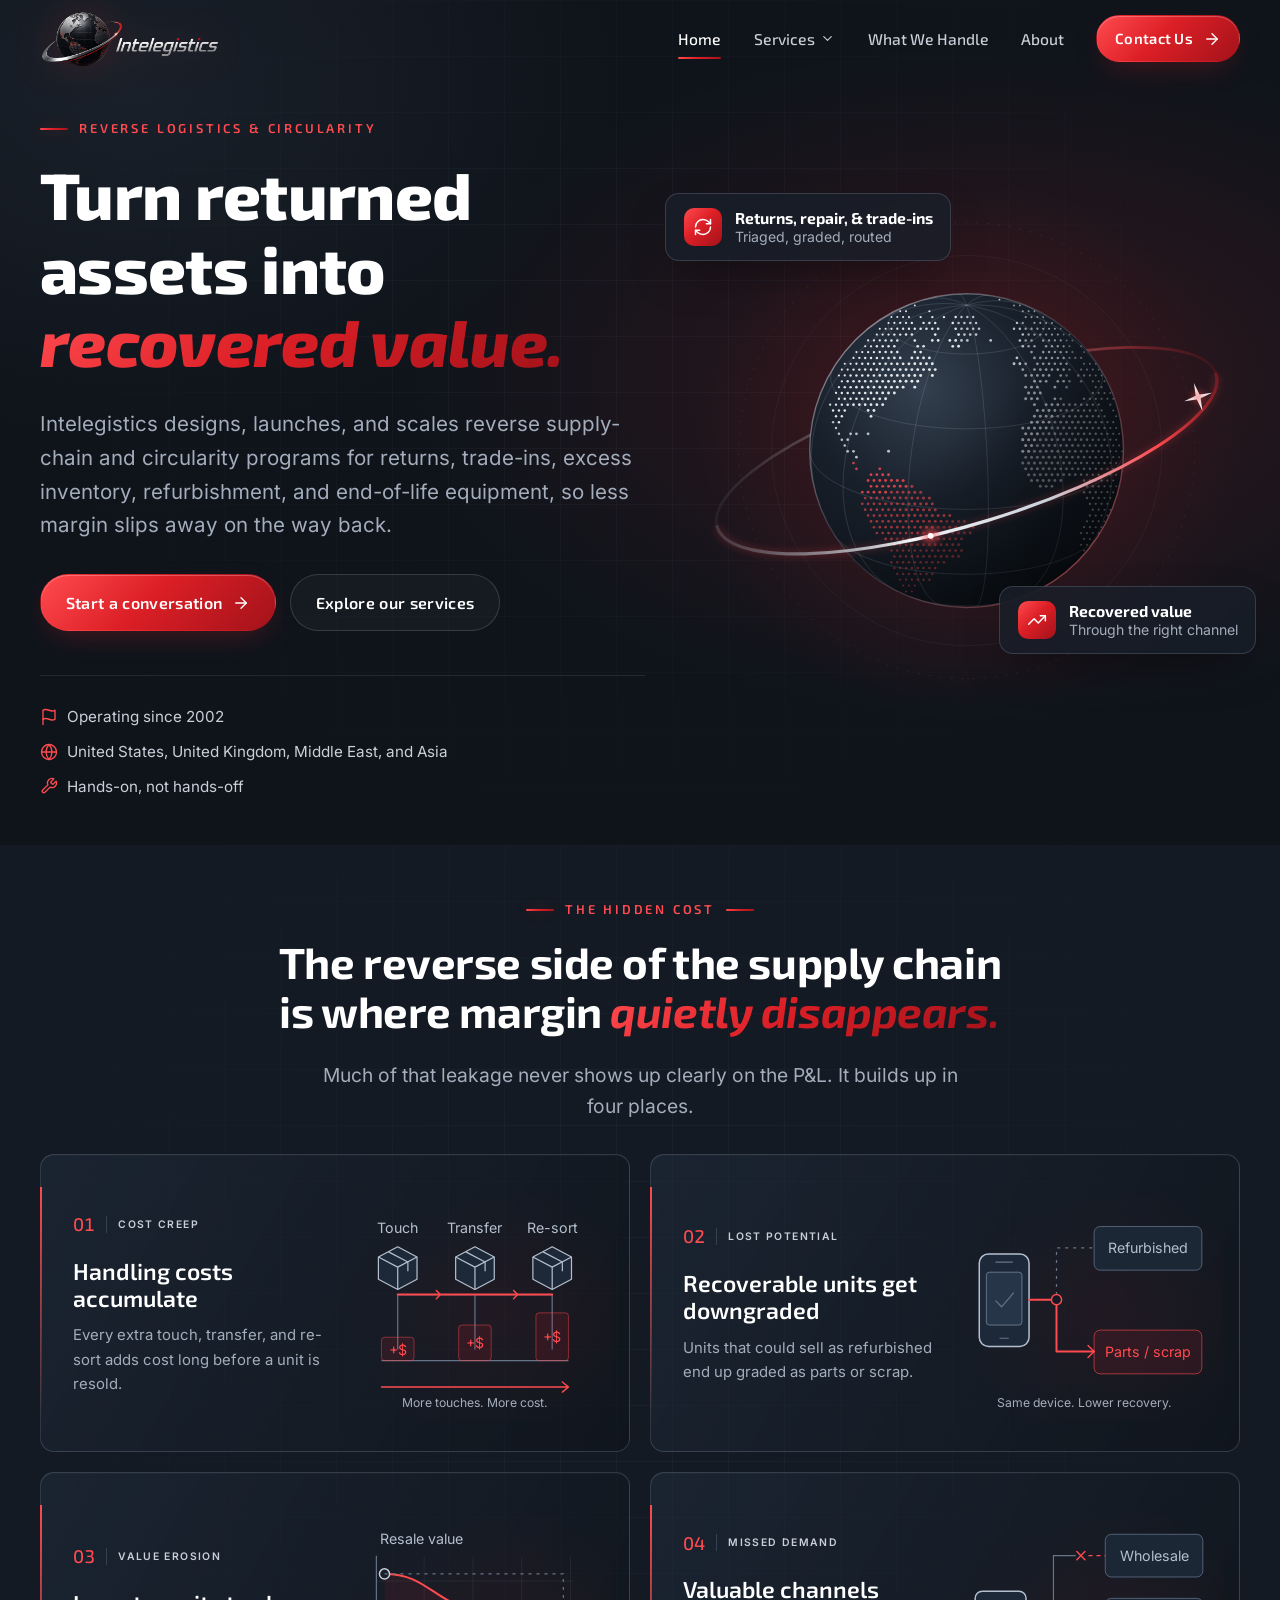
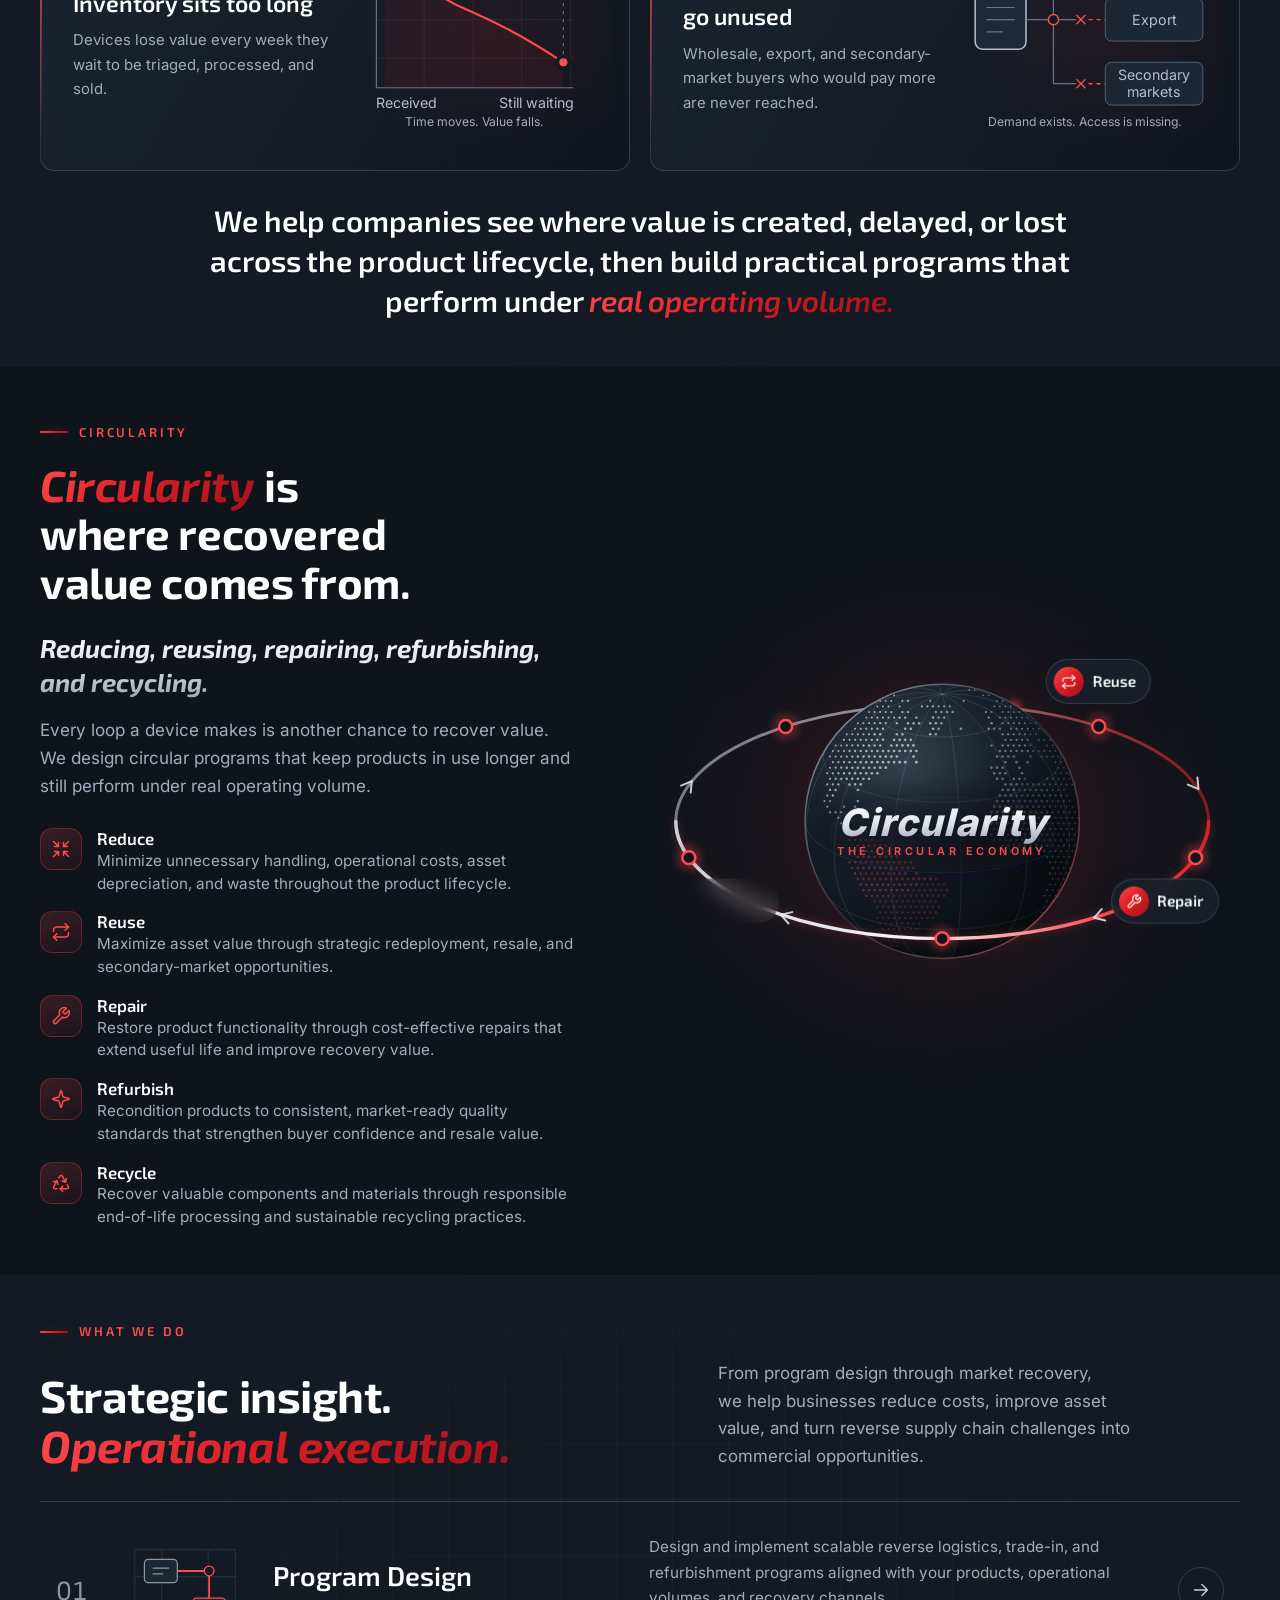
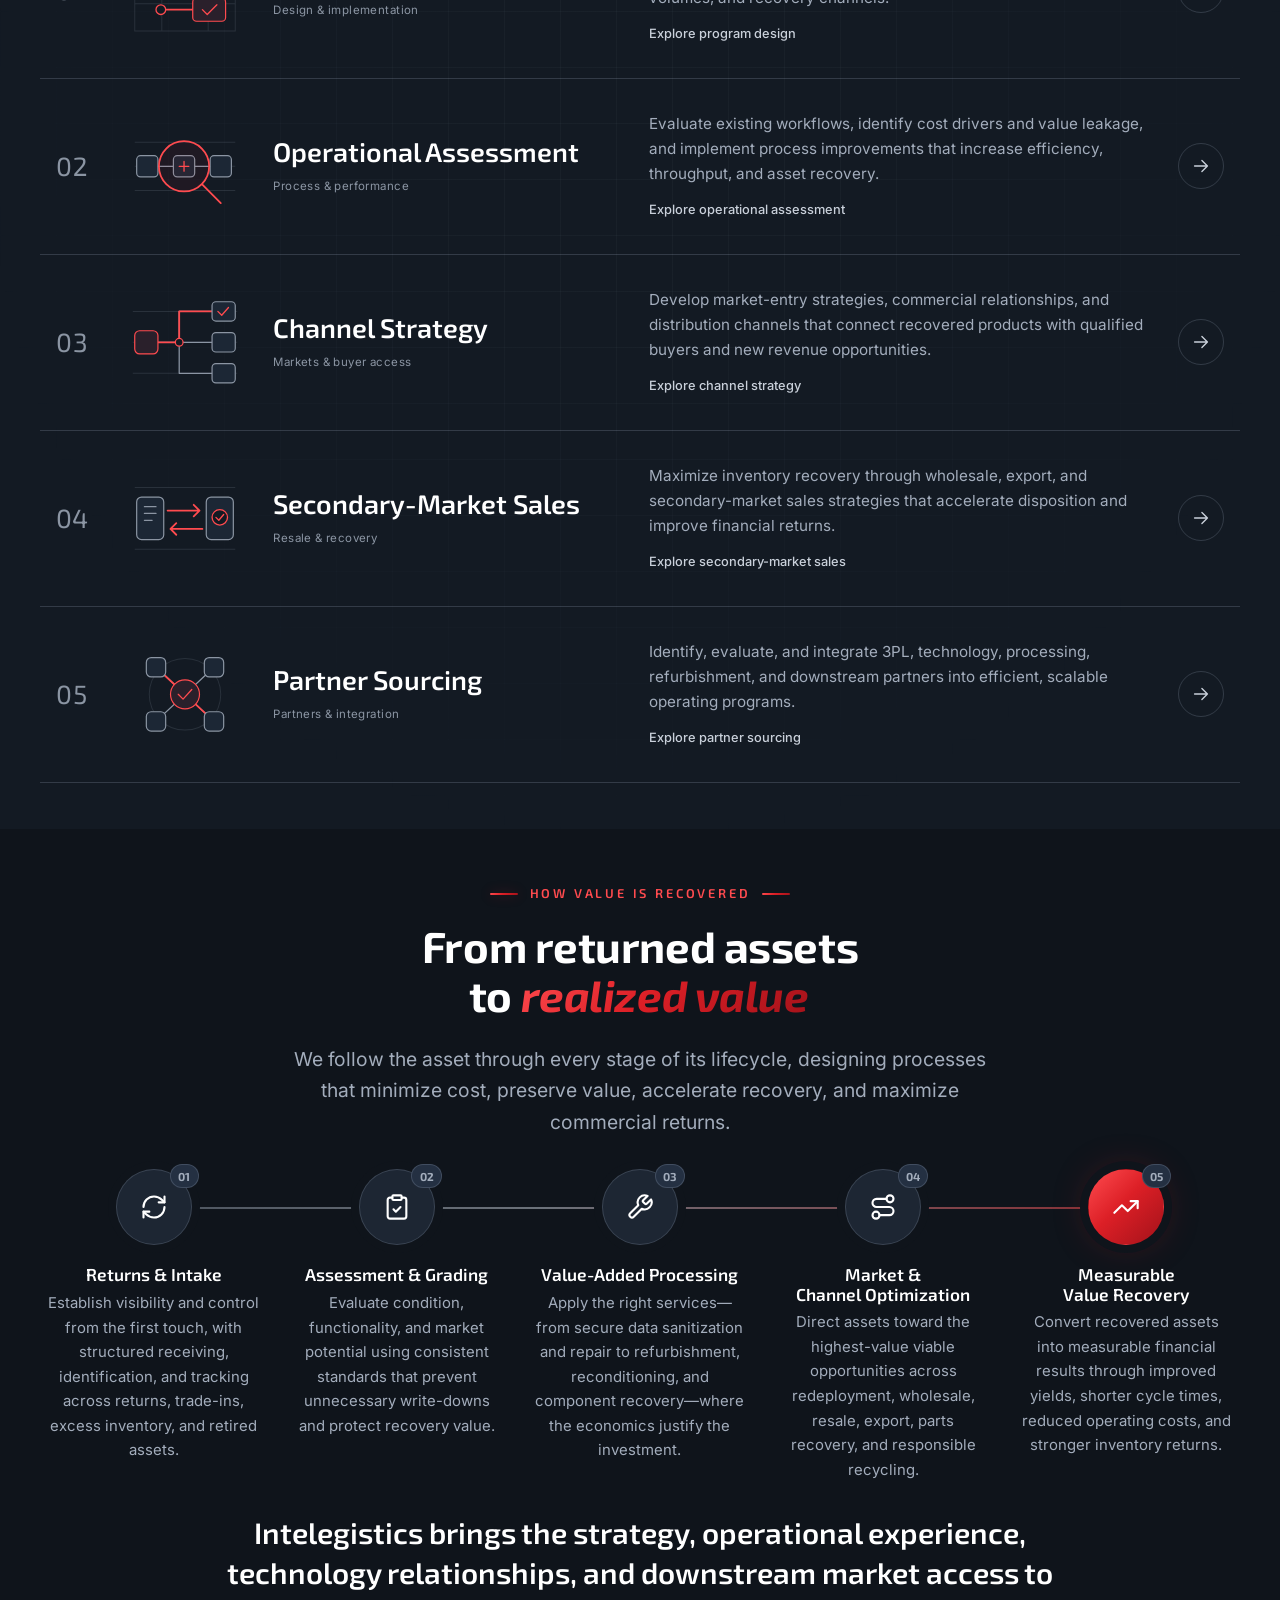
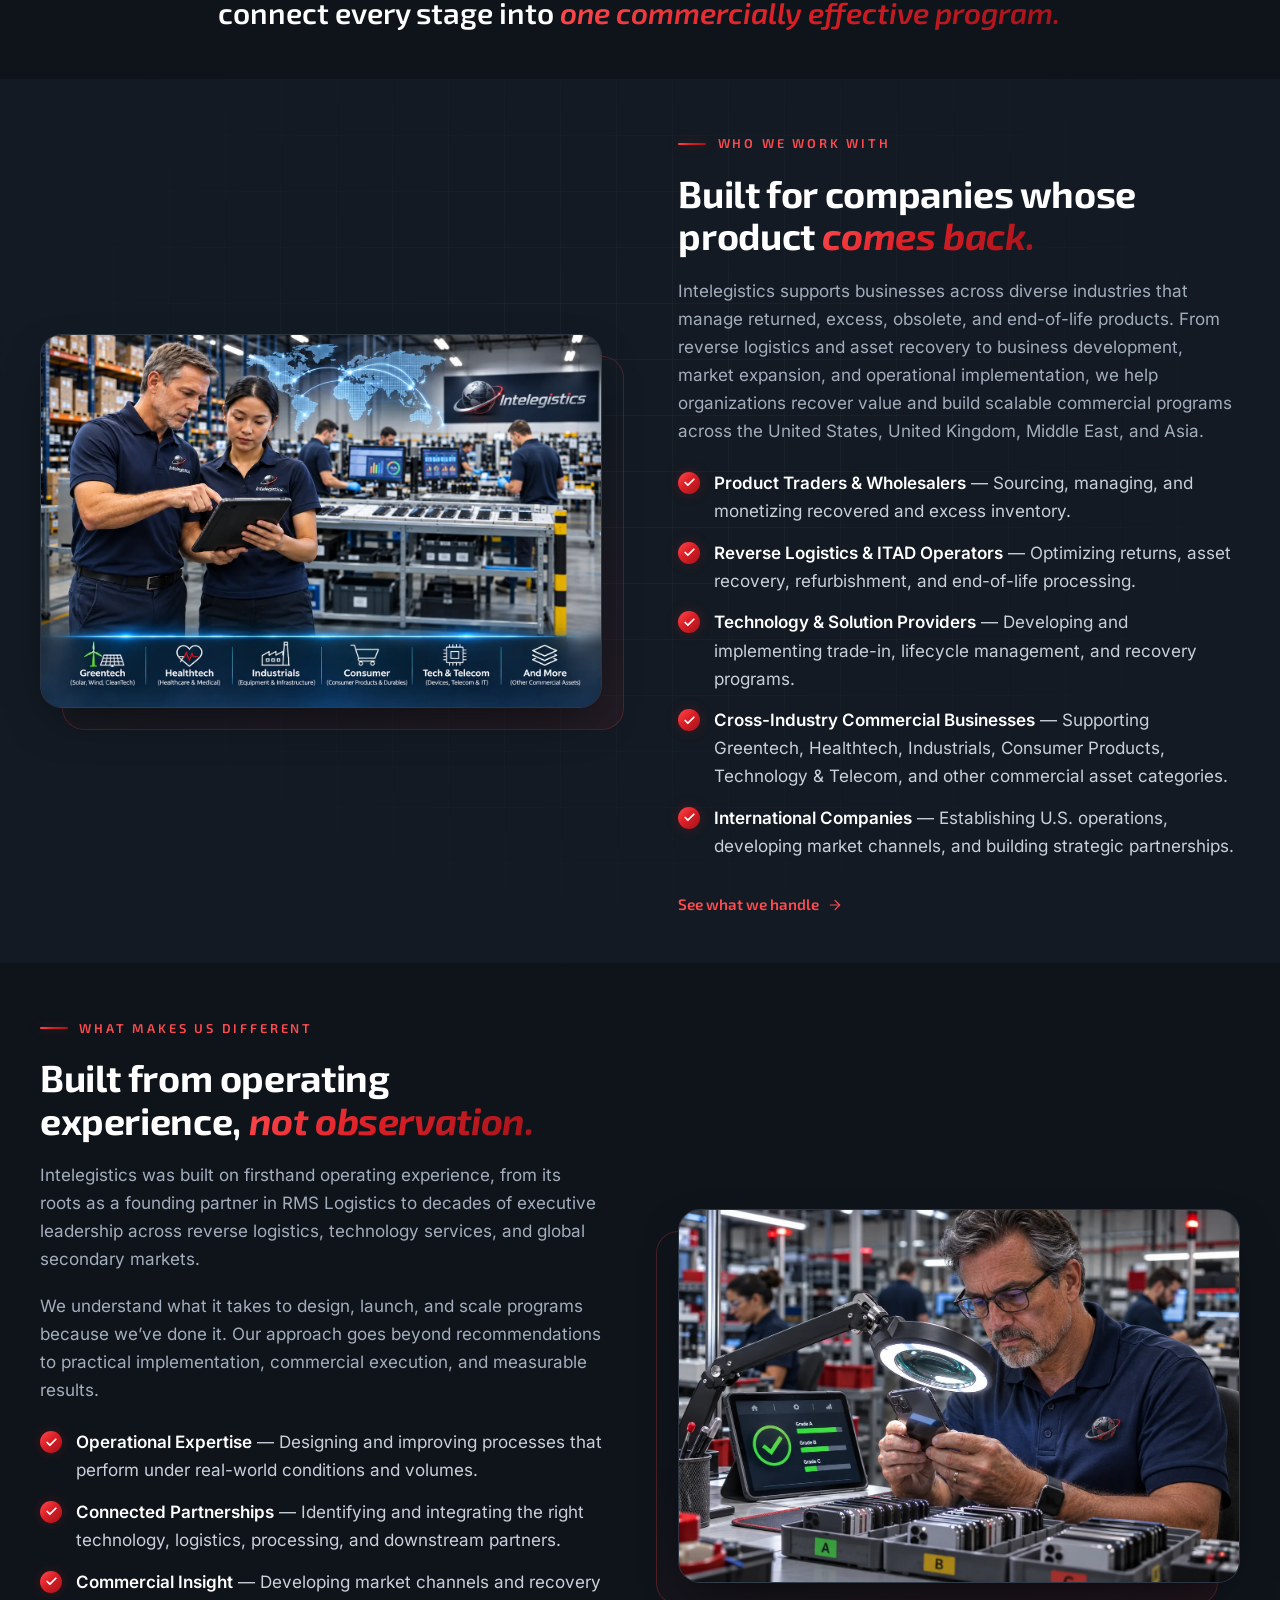
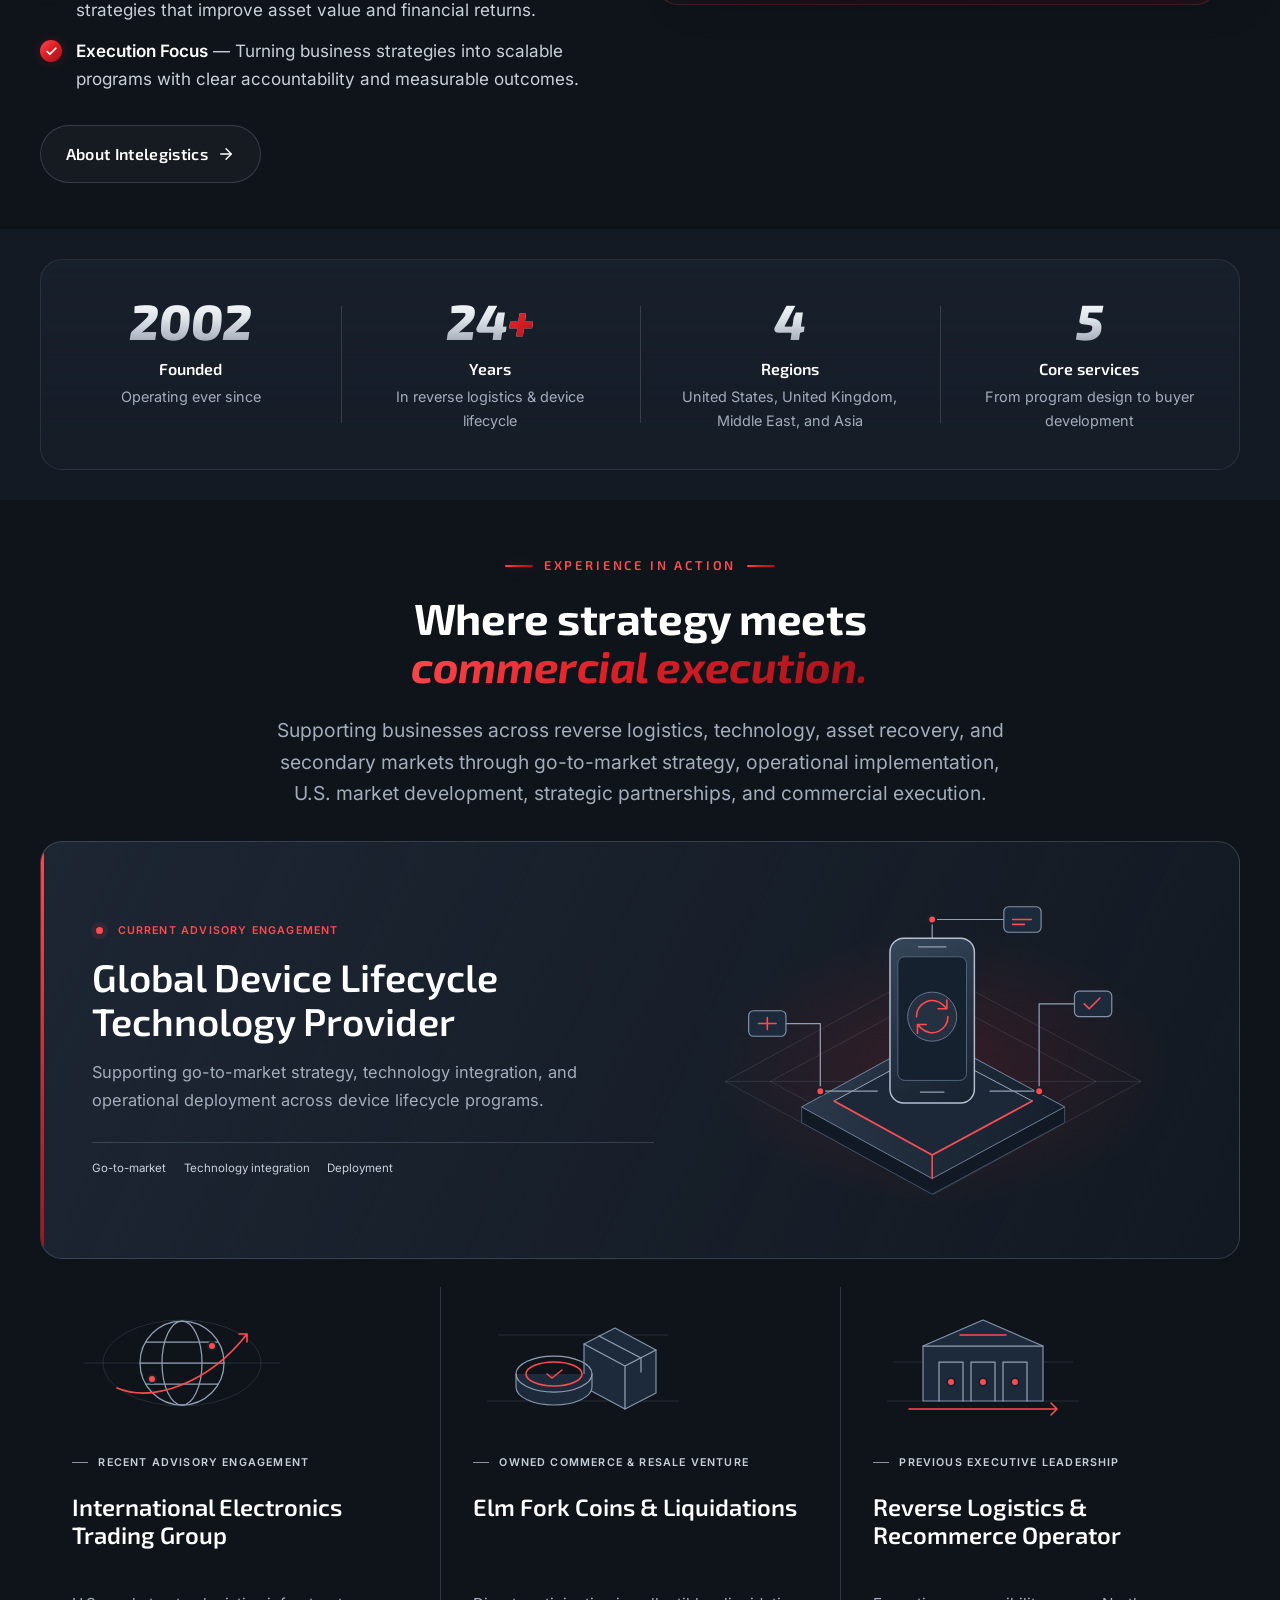
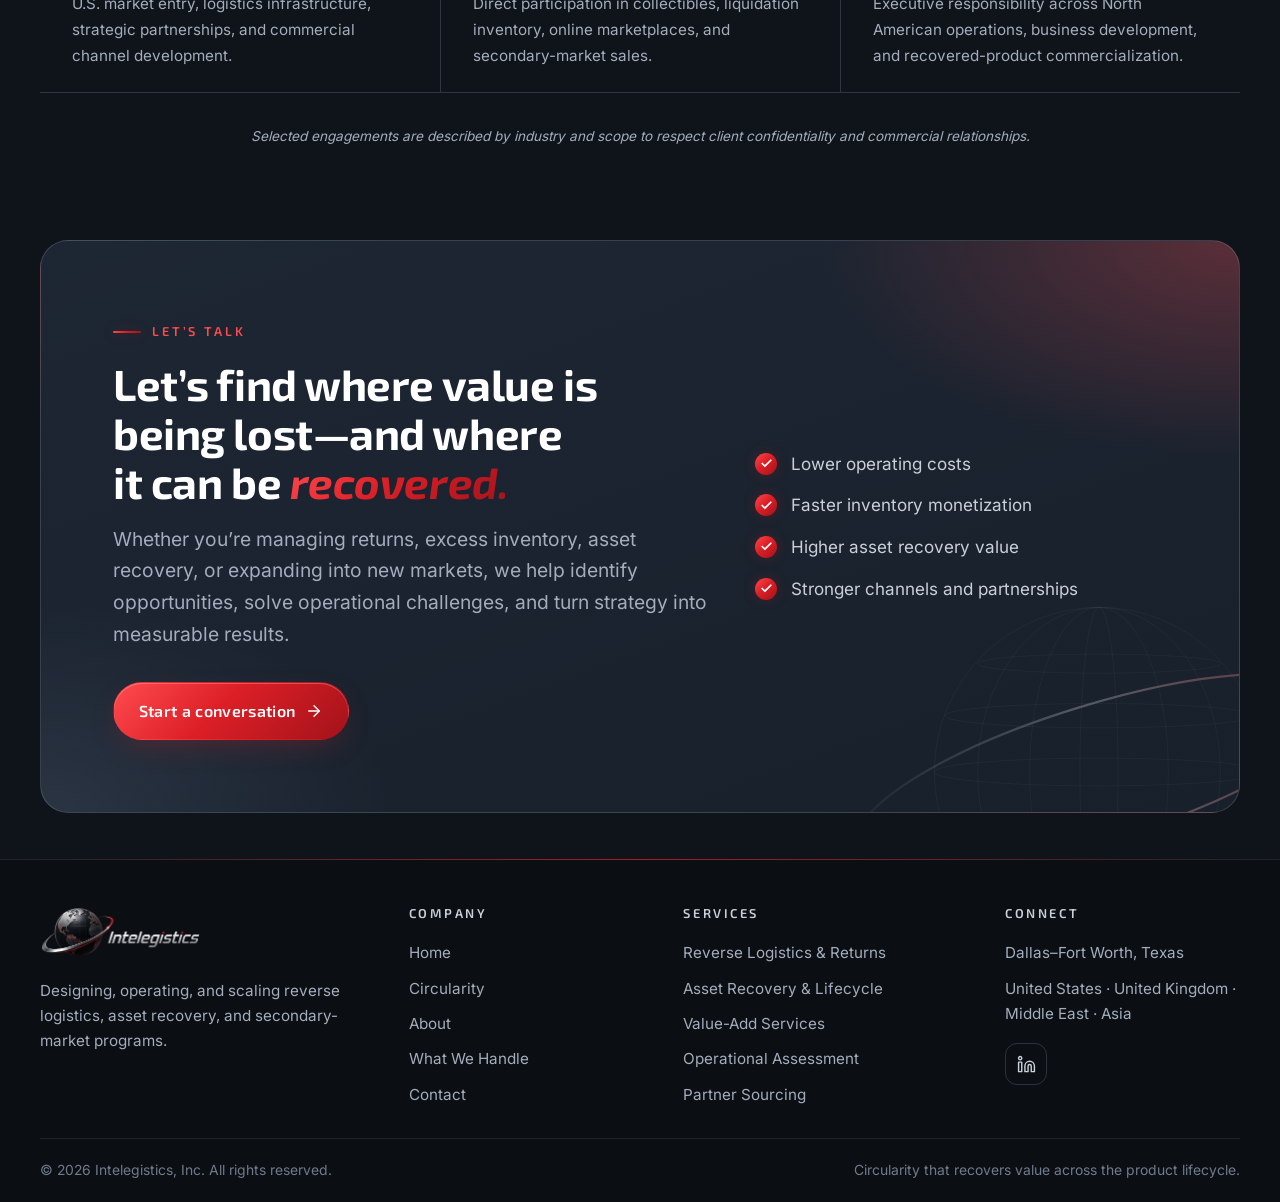
<file: index.html>
<!DOCTYPE html>
<html lang="en">
<head>
  <meta charset="utf-8">
  <meta name="viewport" content="width=device-width, initial-scale=1">
  <title>Intelegistics, Inc. | Reverse Logistics, Circularity & Device Lifecycle</title>
  <meta name="description" content="Intelegistics designs, launches, and scales circularity, reverse logistics, trade-in, repair, refurbishment, ITAD, and secondary-market programs that turn returned assets into recovered value.">
  <meta name="theme-color" content="#0f141b">
  <meta property="og:type" content="website">
  <meta property="og:site_name" content="Intelegistics, Inc.">
  <meta property="og:title" content="Intelegistics, Inc. | Reverse Logistics, Circularity & Device Lifecycle">
  <meta property="og:description" content="Intelegistics designs, launches, and scales circularity, reverse logistics, trade-in, repair, refurbishment, ITAD, and secondary-market programs that turn returned assets into recovered value.">
  <link rel="icon" type="image/png" href="assets/img/favicon.png">
  <link rel="apple-touch-icon" href="assets/img/apple-touch-icon.png">
  <link rel="preload" href="assets/fonts/exo-2-latin-wght-normal.woff2" as="font" type="font/woff2" crossorigin>
  <link rel="preload" href="assets/fonts/inter-latin-wght-normal.woff2" as="font" type="font/woff2" crossorigin>
  <link rel="stylesheet" href="assets/css/style.css">
  <script>
    /* Photo slots load the file named in src (.webp); if it is missing they try .jpg, .jpeg, .png (any case). If none exists, the placeholder stays. */
    window.__photoExt = ["webp", "jpg", "jpeg", "png", "WEBP", "JPG", "JPEG", "PNG"];
    function __photo(img) {
      var n = +(img.dataset.n || 0), cur = (img.getAttribute("src") || "").split(".").pop();
      while (n < __photoExt.length && __photoExt[n] === cur) n++;
      if (n < __photoExt.length) { img.dataset.n = n + 1; img.src = img.dataset.base + "." + __photoExt[n]; }
      else { img.remove(); }
    }
    /* Frames marked data-fit="natural" take the photo's own proportions, so nothing gets cropped. */
    function __photoFit(img) {
      var f = img.parentNode;
      if (f && f.dataset.fit === "natural" && img.naturalWidth) f.style.setProperty("--ratio", img.naturalWidth + " / " + img.naturalHeight);
    }
  </script>
  <script type="application/ld+json">{"@context": "https://schema.org", "@type": "Organization", "name": "Intelegistics, Inc.", "foundingDate": "2002", "description": "Advisory and operating practice focused on reverse logistics, device lifecycle management, ITAD, secondary markets, and circular-economy programs.", "areaServed": ["United States", "United Kingdom", "Middle East", "Asia"], "address": {"@type": "PostalAddress", "addressRegion": "TX", "addressLocality": "Dallas-Fort Worth", "addressCountry": "US"}, "sameAs": ["https://www.linkedin.com/company/109301424/"]}</script>
</head>
<body>
<a class="skip-link" href="#main">Skip to content</a>
<header class="site-header">
  <div class="container nav">
    <a class="brand" href="index.html" aria-label="Intelegistics home"><img src="assets/img/logo.png" alt="Intelegistics" width="188" height="58"></a>
    <button class="nav-toggle" aria-label="Open menu" aria-expanded="false" aria-controls="nav-panel"><span></span></button>
    <nav class="nav-panel" id="nav-panel" aria-label="Main">
      <ul class="nav-menu">
        <li><a class="nav-link" href="index.html" aria-current="page">Home</a></li>
        <li class="has-dropdown">
          <button class="nav-link" aria-expanded="false" aria-haspopup="true">Services <svg class="chev" viewBox="0 0 24 24" fill="none" stroke="currentColor" stroke-width="1.8" stroke-linecap="round" stroke-linejoin="round" aria-hidden="true"><path d="m6 9 6 6 6-6"/></svg></button>
          <ul class="dropdown">
<li><a href="return-logistics.html"><svg class="icon" viewBox="0 0 24 24" fill="none" stroke="currentColor" stroke-width="1.8" stroke-linecap="round" stroke-linejoin="round" aria-hidden="true"><circle cx="6" cy="19" r="3"/><path d="M9 19h8.5a3.5 3.5 0 0 0 0-7h-11a3.5 3.5 0 0 1 0-7H15"/><circle cx="18" cy="5" r="3"/></svg><div><strong>Reverse Logistics & Returns</strong><span>Program design, assessment, and workflow</span></div></a></li>
<li><a href="refurbishing.html"><svg class="icon" viewBox="0 0 24 24" fill="none" stroke="currentColor" stroke-width="1.8" stroke-linecap="round" stroke-linejoin="round" aria-hidden="true"><path d="M14.7 6.3a1 1 0 0 0 0 1.4l1.6 1.6a1 1 0 0 0 1.4 0l3.77-3.77a6 6 0 0 1-7.94 7.94l-6.91 6.91a2.12 2.12 0 0 1-3-3l6.91-6.91a6 6 0 0 1 7.94-7.94l-3.76 3.76z"/></svg><div><strong>Refurbishment & Lifecycle</strong><span>Device processing, grading, and ITAD</span></div></a></li>
<li><a href="value-add-services.html"><svg class="icon" viewBox="0 0 24 24" fill="none" stroke="currentColor" stroke-width="1.8" stroke-linecap="round" stroke-linejoin="round" aria-hidden="true"><path d="m22 7-8.5 8.5-5-5L2 17"/><path d="M16 7h6v6"/></svg><div><strong>Value-Add Services</strong><span>Channels, buyers, partners, and market entry</span></div></a></li>
          </ul>
        </li>
        <li><a class="nav-link" href="what-we-handle.html">What We Handle</a></li>
        <li><a class="nav-link" href="about.html">About</a></li>
        <li class="nav-cta"><a class="btn btn-primary btn-sm" href="contact.html">Contact Us <svg class="icon" viewBox="0 0 24 24" fill="none" stroke="currentColor" stroke-width="1.8" stroke-linecap="round" stroke-linejoin="round" aria-hidden="true"><path d="M5 12h14"/><path d="m12 5 7 7-7 7"/></svg></a></li>
      </ul>
    </nav>
  </div>
</header>
<main id="main">

<section class="hero">
  <div class="texture-grid"></div>
  <div class="container hero-grid">
    <div class="reveal">
      <span class="eyebrow">Reverse logistics &amp; circularity</span>
      <h1>Turn returned assets into <span class="text-red">recovered value.</span></h1>
      <p class="lead">Intelegistics designs, launches, and scales reverse supply-chain and circularity programs for returns, trade-ins, excess inventory, refurbishment, and end-of-life equipment, so less margin slips away on the way back.</p>
      <div class="btn-row">
        <a class="btn btn-primary" href="contact.html">Start a conversation <svg class="icon" viewBox="0 0 24 24" fill="none" stroke="currentColor" stroke-width="1.8" stroke-linecap="round" stroke-linejoin="round" aria-hidden="true"><path d="M5 12h14"/><path d="m12 5 7 7-7 7"/></svg></a>
        <a class="btn btn-ghost" href="#services">Explore our services</a>
      </div>
      <ul class="hero-proof">
        <li><svg class="icon" viewBox="0 0 24 24" fill="none" stroke="currentColor" stroke-width="1.8" stroke-linecap="round" stroke-linejoin="round" aria-hidden="true"><path d="M4 15s1-1 4-1 5 2 8 2 4-1 4-1V3s-1 1-4 1-5-2-8-2-4 1-4 1z"/><path d="M4 22v-7"/></svg>Operating since 2002</li>
        <li><svg class="icon" viewBox="0 0 24 24" fill="none" stroke="currentColor" stroke-width="1.8" stroke-linecap="round" stroke-linejoin="round" aria-hidden="true"><circle cx="12" cy="12" r="10"/><path d="M2 12h20"/><path d="M12 2a15.3 15.3 0 0 1 4 10 15.3 15.3 0 0 1-4 10 15.3 15.3 0 0 1-4-10 15.3 15.3 0 0 1 4-10z"/></svg>United States, United Kingdom, Middle East, and Asia</li>
        <li><svg class="icon" viewBox="0 0 24 24" fill="none" stroke="currentColor" stroke-width="1.8" stroke-linecap="round" stroke-linejoin="round" aria-hidden="true"><path d="M14.7 6.3a1 1 0 0 0 0 1.4l1.6 1.6a1 1 0 0 0 1.4 0l3.77-3.77a6 6 0 0 1-7.94 7.94l-6.91 6.91a2.12 2.12 0 0 1-3-3l6.91-6.91a6 6 0 0 1 7.94-7.94l-3.76 3.76z"/></svg>Hands-on, not hands-off</li>
      </ul>
    </div>
    <div class="hero-visual reveal">
      <svg class="orbit-svg" viewBox="0 0 600 600" role="img" aria-label="Globe with an orbit ring, echoing the Intelegistics logo">
  <defs>
    <radialGradient id="h-glow" cx="50%" cy="50%" r="50%"><stop offset="0" stop-color="#dc1f26" stop-opacity=".30"/><stop offset=".55" stop-color="#dc1f26" stop-opacity=".07"/><stop offset="1" stop-color="#dc1f26" stop-opacity="0"/></radialGradient>
    <radialGradient id="h-sphere" cx="36%" cy="30%" r="80%"><stop offset="0" stop-color="#34404f"/><stop offset=".45" stop-color="#18202b"/><stop offset="1" stop-color="#0a0e13"/></radialGradient>
    <linearGradient id="h-rim" x1="0" y1="0" x2="1" y2="1"><stop offset="0" stop-color="#e9edf2" stop-opacity=".7"/><stop offset=".5" stop-color="#8b95a3" stop-opacity=".15"/><stop offset="1" stop-color="#ff4b4f" stop-opacity=".7"/></linearGradient>
    <linearGradient id="h-ring" x1="0" y1="0" x2="1" y2="0"><stop offset="0" stop-color="#8b95a3" stop-opacity=".25"/><stop offset=".35" stop-color="#f4f6f9"/><stop offset=".62" stop-color="#c9d0da"/><stop offset=".85" stop-color="#ff4b4f"/><stop offset="1" stop-color="#dc1f26" stop-opacity=".35"/></linearGradient>
    <linearGradient id="h-shade" x1="0" y1="0" x2="1" y2="1"><stop offset=".45" stop-color="#000" stop-opacity="0"/><stop offset="1" stop-color="#000" stop-opacity=".55"/></linearGradient>
    <clipPath id="h-clip"><circle cx="300" cy="300" r="172"/></clipPath>
    <filter id="h-blur" x="-50%" y="-50%" width="200%" height="200%"><feGaussianBlur stdDeviation="4"/></filter>
  </defs>
  <circle cx="300" cy="300" r="300" fill="url(#h-glow)"/>
  <g class="spin"><circle cx="300" cy="300" r="250" fill="none" stroke="rgba(201,208,218,.10)" stroke-dasharray="2 10"/></g>
  <circle cx="300" cy="300" r="214" fill="none" stroke="rgba(201,208,218,.06)"/>
  <!-- back half of orbit -->
  <g transform="rotate(-17 300 300)"><path d="M 14 300 A 286 80 0 0 1 586 300" fill="none" stroke="url(#h-ring)" stroke-width="3" opacity=".35"/></g>
  <g class="float">
    <circle cx="300" cy="300" r="172" fill="url(#h-sphere)"/>
    <g clip-path="url(#h-clip)">
      <path d="M251.7,134.9L257.3,133.6L263.2,132.8L269.1,132.6L275.1,133.1L281.3,134.1L287.5,135.6L293.7,137.8L300,140.5M183.1,173.9L188.8,168.9L194.8,164.2L201.1,159.9L207.7,156.0L214.5,152.4L221.5,149.3L228.8,146.5L236.2,144.2L243.8,142.2L251.6,140.7L259.4,139.6L267.4,139.0L275.5,138.7L283.6,138.9L291.8,139.5L300,140.5M139.0,360.4L134.9,348.0L132.0,335.2L130.3,322.1L129.7,309.0L129.9,301.1L130.5,293.3L131.5,285.5L132.9,277.7L134.8,269.9L137.0,262.3L139.6,254.7L142.6,247.3L149.8,232.7L158.4,218.9L168.3,205.8L179.6,193.6L191.9,182.4L205.4,172.4L219.7,163.6L234.8,156.1L250.6,150.0L266.8,145.3L283.3,142.2L300,140.5M225.6,455.1L218.8,451.4L212.2,447.2L206.0,442.4L200.1,437.1L194.7,431.2L189.6,424.8L184.9,418.0L180.7,410.7L177.0,402.9L173.7,394.8L170.9,386.3L168.6,377.5L166.8,368.4L165.5,359.1L164.7,349.5L164.5,339.7L165.1,323.8L167.1,307.8L170.3,291.7L174.8,275.6L180.5,259.8L187.3,244.4L195.2,229.5L204.2,215.3L214.0,201.9L224.7,189.4L236.1,178.1L248.1,167.8L260.7,158.9L273.6,151.3L286.7,145.2L300,140.5M274.3,470.1L270.1,469.0L266.0,467.0L262.1,464.1L258.4,460.4L255.0,455.8L251.8,450.5L248.8,444.3L246.1,437.4L243.7,429.7L241.6,421.4L239.8,412.4L238.3,402.8L236.2,382.2L235.6,359.7L235.9,343.8L236.8,327.5L238.3,310.9L240.5,294.2L243.2,277.5L246.4,261.1L250.2,245.0L254.4,229.5L259.1,214.6L264.2,200.6L269.6,187.5L275.3,175.5L281.3,164.7L287.4,155.2L293.7,147.1L300,140.5M309.0,471.8L310.7,471.2L312.2,469.7L313.7,467.3L315.1,464.0L317.7,454.6L319.9,441.9L321.6,426.1L322.9,407.5L323.7,386.6L323.9,363.8L323.5,331.5L322.1,297.9L319.9,264.5L316.9,232.4L313.3,202.8L309.2,177.1L304.7,156.0L302.3,147.5L300,140.5M348.3,465.1L354.7,462.8L360.7,459.8L366.5,456.0L372.0,451.4L377.2,446.2L382.0,440.3L386.4,433.7L390.4,426.5L393.9,418.7L397.1,410.3L399.7,401.4L401.9,392.1L403.7,382.3L404.9,372.1L405.6,361.6L405.9,350.8L405.4,334.9L403.9,318.7L401.3,302.3L397.8,285.9L393.4,269.6L388.0,253.6L381.9,238.1L374.9,223.1L367.2,208.9L358.8,195.6L349.9,183.3L340.5,172.1L330.7,162.1L320.7,153.5L310.4,146.3L300,140.5M416.9,426.1L426.6,416.2L435.1,405.2L442.4,393.4L448.5,380.7L453.2,367.3L456.7,353.4L458.8,338.9L459.5,324.1L458.7,308.4L456.4,292.6L452.6,276.8L447.3,261.3L440.6,246.1L432.6,231.5L423.3,217.5L412.8,204.3L401.2,192.0L388.6,180.8L375.2,170.7L361.0,161.9L346.3,154.4L331.1,148.3L315.6,143.7L300,140.5M461.0,239.6L456.3,228.3L450.6,217.5L443.9,207.2L436.5,197.4L428.2,188.2L419.1,179.7L409.3,172.0L398.9,165.0L387.9,158.8L376.3,153.4L364.3,148.9L351.9,145.4L339.2,142.7L326.3,141.1L313.2,140.3L300,140.5M374.4,144.9L365.9,141.4L357.2,138.7L348.1,136.8L338.8,135.8L329.3,135.7L319.6,136.5L309.8,138.1L300,140.5M325.7,129.9L322.7,129.7L319.5,129.9L316.4,130.6L313.1,131.7L306.6,135.2L300,140.5M291.0,128.2L293.1,128.9L295.4,131.2L297.7,135.1L300,140.5M238.6,460.7L239.7,461.1L242.5,462.1L245.3,463.0L248.2,463.8L251.3,464.7L254.4,465.4L257.7,466.1L261.0,466.8L264.3,467.4L267.8,468.0L271.3,468.5L274.9,468.9L278.5,469.3L282.1,469.6L285.8,469.9L289.5,470.1L293.3,470.2L297.0,470.3L300.8,470.3L304.5,470.3L308.2,470.2L312.0,470.0L315.7,469.8L319.3,469.5L323.0,469.2L326.6,468.7L330.1,468.3L333.6,467.8L337.0,467.2L340.4,466.6L343.6,465.9L346.8,465.1L349.9,464.3L352.9,463.5L355.9,462.6L358.7,461.7L361.3,460.7L361.4,460.7M155.2,392.8L156.5,394.6L158.3,397.0L160.5,399.3L162.9,401.5L165.6,403.8L168.5,405.9L171.7,408.1L175.1,410.1L178.7,412.1L182.6,414.1L186.7,416.0L191.1,417.8L195.6,419.5L200.3,421.2L205.3,422.8L210.4,424.3L215.6,425.7L221.1,427.1L226.7,428.3L232.4,429.5L238.2,430.5L244.2,431.5L250.3,432.3L256.4,433.1L262.7,433.8L269.0,434.3L275.4,434.8L281.8,435.1L288.3,435.4L294.8,435.5L301.3,435.5L307.8,435.5L314.3,435.3L320.7,435.0L327.1,434.6L333.5,434.1L339.8,433.5L346.0,432.8L352.2,432.0L358.2,431.1L364.1,430.1L369.9,429.0L375.6,427.8L381.1,426.5L386.5,425.2L391.7,423.7L396.7,422.2L401.6,420.5L406.2,418.8L410.7,417.1L414.9,415.2L419.0,413.3L422.8,411.3L426.3,409.3L429.6,407.2L432.7,405.1L435.5,402.9L438.1,400.6L440.4,398.4L442.4,396.1L444.2,393.7L444.8,392.8M128,300L128.0,300.6L128.2,303.4L128.8,306.2L129.7,309.0L130.9,311.7L132.4,314.5L134.3,317.2L136.4,319.9L138.9,322.6L141.7,325.2L144.8,327.7L148.1,330.2L151.8,332.7L155.7,335.1L160.0,337.4L164.5,339.7L169.2,341.8L174.2,343.9L179.4,346.0L184.9,347.9L190.6,349.7L196.5,351.5L202.6,353.1L208.9,354.6L215.3,356.1L221.9,357.4L228.7,358.6L235.6,359.7L242.6,360.7L249.7,361.6L256.9,362.4L264.2,363.0L271.6,363.5L279.0,364.0L286.5,364.2L294.0,364.4L301.5,364.4L309.0,364.3L316.5,364.1L323.9,363.8L331.3,363.4L338.7,362.8L346.0,362.1L353.2,361.3L360.2,360.4L367.2,359.3L374.0,358.2L380.7,356.9L387.3,355.5L393.7,354.0L399.9,352.5L405.9,350.8L411.7,349.0L417.3,347.1L422.7,345.2L427.8,343.1L432.7,341.0L437.4,338.8L441.8,336.5L445.9,334.1L449.7,331.7L453.3,329.3L456.5,326.7L459.5,324.1L462.1,321.5L464.5,318.8L466.5,316.1L468.2,313.4L469.6,310.6L470.7,307.9L471.5,305.1L471.9,302.2L472,300M155.2,207.2L154.3,208.7L153.1,211.1L152.2,213.5L151.5,215.9L151.1,218.3L151.0,220.7L151.2,223.2L151.7,225.6L152.5,228.0L153.5,230.4L154.9,232.8L156.5,235.2L158.3,237.5L160.5,239.8L162.9,242.1L165.6,244.3L168.5,246.5L171.7,248.6L175.1,250.7L178.7,252.7L182.6,254.6L186.7,256.5L191.1,258.3L195.6,260.1L200.3,261.7L205.3,263.3L210.4,264.8L215.6,266.2L221.1,267.6L226.7,268.8L232.4,270.0L238.2,271.0L244.2,272.0L250.3,272.9L256.4,273.6L262.7,274.3L269.0,274.8L275.4,275.3L281.8,275.6L288.3,275.9L294.8,276.0L301.3,276.1L307.8,276.0L314.3,275.8L320.7,275.5L327.1,275.1L333.5,274.6L339.8,274.0L346.0,273.3L352.2,272.5L358.2,271.6L364.1,270.6L369.9,269.5L375.6,268.3L381.1,267.1L386.5,265.7L391.7,264.2L396.7,262.7L401.6,261.1L406.2,259.4L410.7,257.6L414.9,255.8L419.0,253.8L422.8,251.9L426.3,249.8L429.6,247.7L432.7,245.6L435.5,243.4L438.1,241.2L440.4,238.9L442.4,236.6L444.2,234.2L445.7,231.9L446.9,229.5L447.8,227.1L448.5,224.6L448.9,222.2L449.0,219.8L448.8,217.3L448.3,214.9L447.5,212.5L446.5,210.1L445.1,207.7L444.8,207.2M238.6,139.3L236.1,140.3L233.6,141.4L231.3,142.5L229.1,143.6L227.1,144.8L225.1,146.0L223.4,147.3L221.7,148.5L220.3,149.8L218.9,151.1L217.8,152.5L216.7,153.8L215.9,155.2L215.2,156.6L214.6,158.0L214.3,159.4L214.1,160.8L214.0,162.2L214.1,163.6L214.4,165.0L214.8,166.4L215.4,167.8L216.2,169.1L217.1,170.5L218.2,171.8L219.4,173.2L220.8,174.5L222.4,175.8L224.1,177.0L225.9,178.2L227.9,179.4L230.0,180.6L232.2,181.7L234.6,182.8L237.1,183.9L239.7,184.9L242.5,185.8L245.3,186.7L248.2,187.6L251.3,188.4L254.4,189.2L257.7,189.9L261.0,190.6L264.3,191.2L267.8,191.8L271.3,192.3L274.9,192.7L278.5,193.1L282.1,193.4L285.8,193.7L289.5,193.9L293.3,194.0L297.0,194.1L300.8,194.1L304.5,194.1L308.2,194.0L312.0,193.8L315.7,193.6L319.3,193.3L323.0,192.9L326.6,192.5L330.1,192.1L333.6,191.5L337.0,191.0L340.4,190.3L343.6,189.6L346.8,188.9L349.9,188.1L352.9,187.3L355.9,186.4L358.7,185.5L361.3,184.5L363.9,183.4L366.4,182.4L368.7,181.3L370.9,180.1L372.9,179.0L374.9,177.8L376.6,176.5L378.3,175.2L379.7,174.0L381.1,172.6L382.2,171.3L383.3,170.0L384.1,168.6L384.8,167.2L385.4,165.8L385.7,164.4L385.9,163.0L386.0,161.6L385.9,160.2L385.6,158.8L385.2,157.4L384.6,156.0L383.8,154.6L382.9,153.3L381.8,151.9L380.6,150.6L379.2,149.3L377.6,148.0L375.9,146.8L374.1,145.5L372.1,144.3L370.0,143.2L367.8,142.1L365.4,141.0L362.9,139.9L361.4,139.3" fill="none" stroke="rgba(201,212,228,0.16)" stroke-width="1"/>
      <g fill="#ff4b4f" opacity="0.40"><circle cx="278.4" cy="377.6" r="1.65"/><circle cx="284.8" cy="377.6" r="1.65"/><circle cx="291.2" cy="377.6" r="1.65"/><circle cx="297.6" cy="377.6" r="1.66"/><circle cx="268.8" cy="384.0" r="1.62"/><circle cx="275.2" cy="384.0" r="1.63"/><circle cx="281.6" cy="384.0" r="1.63"/><circle cx="288.0" cy="384.0" r="1.64"/><circle cx="294.4" cy="384.0" r="1.64"/><circle cx="300.8" cy="384.0" r="1.64"/><circle cx="307.2" cy="384.0" r="1.64"/><circle cx="252.8" cy="390.4" r="1.58"/><circle cx="259.2" cy="390.4" r="1.59"/><circle cx="265.6" cy="390.4" r="1.60"/><circle cx="272.0" cy="390.4" r="1.61"/><circle cx="278.4" cy="390.4" r="1.61"/><circle cx="284.8" cy="390.4" r="1.62"/><circle cx="291.2" cy="390.4" r="1.62"/><circle cx="297.6" cy="390.4" r="1.62"/><circle cx="304.0" cy="390.4" r="1.62"/><circle cx="224.0" cy="396.8" r="1.49"/><circle cx="230.4" cy="396.8" r="1.51"/><circle cx="236.8" cy="396.8" r="1.52"/><circle cx="243.2" cy="396.8" r="1.54"/><circle cx="249.6" cy="396.8" r="1.55"/><circle cx="256.0" cy="396.8" r="1.56"/><circle cx="262.4" cy="396.8" r="1.57"/><circle cx="268.8" cy="396.8" r="1.58"/><circle cx="275.2" cy="396.8" r="1.59"/><circle cx="281.6" cy="396.8" r="1.59"/><circle cx="288.0" cy="396.8" r="1.60"/><circle cx="294.4" cy="396.8" r="1.60"/><circle cx="214.4" cy="403.2" r="1.42"/><circle cx="220.8" cy="403.2" r="1.45"/><circle cx="227.2" cy="403.2" r="1.47"/><circle cx="233.6" cy="403.2" r="1.49"/><circle cx="240.0" cy="403.2" r="1.50"/><circle cx="246.4" cy="403.2" r="1.52"/><circle cx="252.8" cy="403.2" r="1.53"/><circle cx="259.2" cy="403.2" r="1.54"/><circle cx="265.6" cy="403.2" r="1.55"/><circle cx="272.0" cy="403.2" r="1.56"/><circle cx="278.4" cy="403.2" r="1.57"/><circle cx="284.8" cy="403.2" r="1.57"/><circle cx="291.2" cy="403.2" r="1.57"/><circle cx="217.6" cy="409.6" r="1.40"/><circle cx="224.0" cy="409.6" r="1.43"/><circle cx="230.4" cy="409.6" r="1.45"/><circle cx="236.8" cy="409.6" r="1.47"/><circle cx="243.2" cy="409.6" r="1.48"/><circle cx="249.6" cy="409.6" r="1.50"/><circle cx="256.0" cy="409.6" r="1.51"/><circle cx="262.4" cy="409.6" r="1.52"/><circle cx="268.8" cy="409.6" r="1.53"/><circle cx="275.2" cy="409.6" r="1.54"/><circle cx="281.6" cy="409.6" r="1.54"/><circle cx="288.0" cy="409.6" r="1.55"/><circle cx="294.4" cy="409.6" r="1.55"/><circle cx="220.8" cy="416.0" r="1.38"/><circle cx="227.2" cy="416.0" r="1.40"/><circle cx="233.6" cy="416.0" r="1.43"/><circle cx="240.0" cy="416.0" r="1.44"/><circle cx="246.4" cy="416.0" r="1.46"/><circle cx="252.8" cy="416.0" r="1.47"/><circle cx="259.2" cy="416.0" r="1.49"/><circle cx="265.6" cy="416.0" r="1.50"/><circle cx="272.0" cy="416.0" r="1.51"/><circle cx="278.4" cy="416.0" r="1.51"/><circle cx="284.8" cy="416.0" r="1.52"/><circle cx="291.2" cy="416.0" r="1.52"/><circle cx="217.6" cy="422.4" r="1.32"/><circle cx="224.0" cy="422.4" r="1.35"/><circle cx="230.4" cy="422.4" r="1.38"/><circle cx="236.8" cy="422.4" r="1.40"/><circle cx="243.2" cy="422.4" r="1.42"/><circle cx="249.6" cy="422.4" r="1.43"/><circle cx="256.0" cy="422.4" r="1.45"/><circle cx="262.4" cy="422.4" r="1.46"/><circle cx="268.8" cy="422.4" r="1.47"/><circle cx="275.2" cy="422.4" r="1.48"/><circle cx="220.8" cy="428.8" r="1.29"/><circle cx="227.2" cy="428.8" r="1.32"/><circle cx="233.6" cy="428.8" r="1.35"/><circle cx="240.0" cy="428.8" r="1.37"/><circle cx="246.4" cy="428.8" r="1.39"/><circle cx="252.8" cy="428.8" r="1.40"/><circle cx="259.2" cy="428.8" r="1.42"/><circle cx="265.6" cy="428.8" r="1.43"/><circle cx="224.0" cy="435.2" r="1.25"/><circle cx="230.4" cy="435.2" r="1.28"/><circle cx="236.8" cy="435.2" r="1.31"/><circle cx="243.2" cy="435.2" r="1.33"/><circle cx="249.6" cy="435.2" r="1.35"/><circle cx="256.0" cy="435.2" r="1.37"/><circle cx="262.4" cy="435.2" r="1.38"/><circle cx="227.2" cy="441.6" r="1.21"/><circle cx="233.6" cy="441.6" r="1.24"/><circle cx="240.0" cy="441.6" r="1.27"/><circle cx="246.4" cy="441.6" r="1.29"/><circle cx="252.8" cy="441.6" r="1.31"/><circle cx="259.2" cy="441.6" r="1.33"/><circle cx="230.4" cy="448.0" r="1.15"/><circle cx="236.8" cy="448.0" r="1.18"/><circle cx="243.2" cy="448.0" r="1.21"/><circle cx="233.6" cy="454.4" r="1.06"/><circle cx="240.0" cy="454.4" r="1.11"/></g>
      <g fill="#ff4b4f" opacity="0.60"><circle cx="240.0" cy="339.2" r="1.67"/><circle cx="217.6" cy="345.6" r="1.61"/><circle cx="224.0" cy="345.6" r="1.62"/><circle cx="230.4" cy="345.6" r="1.64"/><circle cx="236.8" cy="345.6" r="1.66"/><circle cx="243.2" cy="345.6" r="1.67"/><circle cx="249.6" cy="345.6" r="1.68"/><circle cx="188.8" cy="352.0" r="1.49"/><circle cx="195.2" cy="352.0" r="1.52"/><circle cx="201.6" cy="352.0" r="1.54"/><circle cx="208.0" cy="352.0" r="1.57"/><circle cx="214.4" cy="352.0" r="1.59"/><circle cx="220.8" cy="352.0" r="1.61"/><circle cx="227.2" cy="352.0" r="1.62"/><circle cx="233.6" cy="352.0" r="1.64"/><circle cx="240.0" cy="352.0" r="1.65"/><circle cx="246.4" cy="352.0" r="1.66"/><circle cx="252.8" cy="352.0" r="1.67"/><circle cx="259.2" cy="352.0" r="1.68"/><circle cx="185.6" cy="358.4" r="1.46"/><circle cx="192.0" cy="358.4" r="1.49"/><circle cx="198.4" cy="358.4" r="1.52"/><circle cx="204.8" cy="358.4" r="1.54"/><circle cx="211.2" cy="358.4" r="1.56"/><circle cx="217.6" cy="358.4" r="1.58"/><circle cx="224.0" cy="358.4" r="1.60"/><circle cx="230.4" cy="358.4" r="1.62"/><circle cx="236.8" cy="358.4" r="1.63"/><circle cx="243.2" cy="358.4" r="1.65"/><circle cx="249.6" cy="358.4" r="1.66"/><circle cx="256.0" cy="358.4" r="1.67"/><circle cx="262.4" cy="358.4" r="1.68"/><circle cx="188.8" cy="364.8" r="1.46"/><circle cx="195.2" cy="364.8" r="1.49"/><circle cx="201.6" cy="364.8" r="1.51"/><circle cx="208.0" cy="364.8" r="1.54"/><circle cx="214.4" cy="364.8" r="1.56"/><circle cx="220.8" cy="364.8" r="1.58"/><circle cx="227.2" cy="364.8" r="1.60"/><circle cx="233.6" cy="364.8" r="1.61"/><circle cx="240.0" cy="364.8" r="1.63"/><circle cx="246.4" cy="364.8" r="1.64"/><circle cx="252.8" cy="364.8" r="1.65"/><circle cx="259.2" cy="364.8" r="1.66"/><circle cx="265.6" cy="364.8" r="1.67"/><circle cx="192.0" cy="371.2" r="1.45"/><circle cx="198.4" cy="371.2" r="1.48"/><circle cx="204.8" cy="371.2" r="1.51"/><circle cx="211.2" cy="371.2" r="1.53"/><circle cx="217.6" cy="371.2" r="1.55"/><circle cx="224.0" cy="371.2" r="1.57"/><circle cx="230.4" cy="371.2" r="1.59"/><circle cx="236.8" cy="371.2" r="1.60"/><circle cx="243.2" cy="371.2" r="1.62"/><circle cx="249.6" cy="371.2" r="1.63"/><circle cx="256.0" cy="371.2" r="1.64"/><circle cx="262.4" cy="371.2" r="1.65"/><circle cx="268.8" cy="371.2" r="1.66"/><circle cx="275.2" cy="371.2" r="1.66"/><circle cx="281.6" cy="371.2" r="1.67"/><circle cx="195.2" cy="377.6" r="1.45"/><circle cx="201.6" cy="377.6" r="1.47"/><circle cx="208.0" cy="377.6" r="1.50"/><circle cx="214.4" cy="377.6" r="1.52"/><circle cx="220.8" cy="377.6" r="1.54"/><circle cx="227.2" cy="377.6" r="1.56"/><circle cx="233.6" cy="377.6" r="1.58"/><circle cx="240.0" cy="377.6" r="1.59"/><circle cx="246.4" cy="377.6" r="1.61"/><circle cx="252.8" cy="377.6" r="1.62"/><circle cx="259.2" cy="377.6" r="1.63"/><circle cx="265.6" cy="377.6" r="1.64"/><circle cx="272.0" cy="377.6" r="1.64"/><circle cx="198.4" cy="384.0" r="1.44"/><circle cx="204.8" cy="384.0" r="1.47"/><circle cx="211.2" cy="384.0" r="1.49"/><circle cx="217.6" cy="384.0" r="1.51"/><circle cx="224.0" cy="384.0" r="1.53"/><circle cx="230.4" cy="384.0" r="1.55"/><circle cx="236.8" cy="384.0" r="1.57"/><circle cx="243.2" cy="384.0" r="1.58"/><circle cx="249.6" cy="384.0" r="1.59"/><circle cx="256.0" cy="384.0" r="1.61"/><circle cx="262.4" cy="384.0" r="1.61"/><circle cx="201.6" cy="390.4" r="1.43"/><circle cx="208.0" cy="390.4" r="1.45"/><circle cx="214.4" cy="390.4" r="1.48"/><circle cx="220.8" cy="390.4" r="1.50"/><circle cx="227.2" cy="390.4" r="1.52"/><circle cx="233.6" cy="390.4" r="1.54"/><circle cx="240.0" cy="390.4" r="1.55"/><circle cx="246.4" cy="390.4" r="1.57"/><circle cx="211.2" cy="396.8" r="1.44"/><circle cx="217.6" cy="396.8" r="1.46"/></g>
      <g fill="#ff4b4f" opacity="0.80"><circle cx="176.0" cy="313.6" r="1.48"/><circle cx="179.2" cy="320.0" r="1.49"/><circle cx="204.8" cy="320.0" r="1.60"/><circle cx="195.2" cy="326.4" r="1.56"/><circle cx="201.6" cy="326.4" r="1.58"/><circle cx="208.0" cy="326.4" r="1.60"/><circle cx="214.4" cy="326.4" r="1.62"/><circle cx="192.0" cy="332.8" r="1.54"/><circle cx="198.4" cy="332.8" r="1.56"/><circle cx="204.8" cy="332.8" r="1.58"/><circle cx="211.2" cy="332.8" r="1.61"/><circle cx="217.6" cy="332.8" r="1.62"/><circle cx="224.0" cy="332.8" r="1.64"/><circle cx="230.4" cy="332.8" r="1.66"/><circle cx="195.2" cy="339.2" r="1.54"/><circle cx="201.6" cy="339.2" r="1.56"/><circle cx="208.0" cy="339.2" r="1.59"/><circle cx="214.4" cy="339.2" r="1.61"/><circle cx="220.8" cy="339.2" r="1.63"/><circle cx="227.2" cy="339.2" r="1.64"/><circle cx="233.6" cy="339.2" r="1.66"/><circle cx="185.6" cy="345.6" r="1.49"/><circle cx="192.0" cy="345.6" r="1.52"/><circle cx="198.4" cy="345.6" r="1.54"/><circle cx="204.8" cy="345.6" r="1.57"/><circle cx="211.2" cy="345.6" r="1.59"/></g>
      <g fill="#e3e8ee" opacity="0.40"><circle cx="403.2" cy="166.4" r="1.04"/><circle cx="406.4" cy="172.8" r="1.11"/><circle cx="412.8" cy="172.8" r="1.01"/><circle cx="409.6" cy="179.2" r="1.15"/><circle cx="416.0" cy="179.2" r="1.07"/><circle cx="412.8" cy="185.6" r="1.19"/><circle cx="425.6" cy="185.6" r="1.01"/><circle cx="416.0" cy="192.0" r="1.21"/><circle cx="428.8" cy="192.0" r="1.06"/><circle cx="412.8" cy="198.4" r="1.29"/><circle cx="419.2" cy="198.4" r="1.24"/><circle cx="425.6" cy="198.4" r="1.18"/><circle cx="428.8" cy="204.8" r="1.19"/><circle cx="435.2" cy="204.8" r="1.12"/><circle cx="441.6" cy="204.8" r="0.99"/><circle cx="412.8" cy="211.2" r="1.36"/><circle cx="425.6" cy="211.2" r="1.27"/><circle cx="432.0" cy="211.2" r="1.21"/><circle cx="438.4" cy="211.2" r="1.13"/><circle cx="444.8" cy="211.2" r="1.01"/><circle cx="409.6" cy="217.6" r="1.40"/><circle cx="422.4" cy="217.6" r="1.32"/><circle cx="428.8" cy="217.6" r="1.28"/><circle cx="435.2" cy="217.6" r="1.22"/><circle cx="441.6" cy="217.6" r="1.14"/><circle cx="448.0" cy="217.6" r="1.03"/><circle cx="412.8" cy="224.0" r="1.41"/><circle cx="425.6" cy="224.0" r="1.33"/><circle cx="438.4" cy="224.0" r="1.22"/><circle cx="444.8" cy="224.0" r="1.15"/><circle cx="451.2" cy="224.0" r="1.03"/><circle cx="409.6" cy="230.4" r="1.45"/><circle cx="441.6" cy="230.4" r="1.22"/><circle cx="448.0" cy="230.4" r="1.15"/><circle cx="438.4" cy="236.8" r="1.28"/><circle cx="444.8" cy="236.8" r="1.22"/><circle cx="451.2" cy="236.8" r="1.14"/><circle cx="457.6" cy="236.8" r="1.01"/><circle cx="403.2" cy="243.2" r="1.51"/><circle cx="428.8" cy="243.2" r="1.38"/><circle cx="435.2" cy="243.2" r="1.33"/><circle cx="441.6" cy="243.2" r="1.28"/><circle cx="448.0" cy="243.2" r="1.21"/><circle cx="454.4" cy="243.2" r="1.13"/><circle cx="460.8" cy="243.2" r="0.99"/><circle cx="406.4" cy="249.6" r="1.51"/><circle cx="412.8" cy="249.6" r="1.48"/><circle cx="419.2" cy="249.6" r="1.45"/><circle cx="425.6" cy="249.6" r="1.42"/><circle cx="432.0" cy="249.6" r="1.37"/><circle cx="438.4" cy="249.6" r="1.33"/><circle cx="444.8" cy="249.6" r="1.27"/><circle cx="457.6" cy="249.6" r="1.11"/><circle cx="403.2" cy="256.0" r="1.54"/><circle cx="409.6" cy="256.0" r="1.51"/><circle cx="416.0" cy="256.0" r="1.48"/><circle cx="422.4" cy="256.0" r="1.45"/><circle cx="428.8" cy="256.0" r="1.41"/><circle cx="435.2" cy="256.0" r="1.37"/><circle cx="441.6" cy="256.0" r="1.32"/><circle cx="448.0" cy="256.0" r="1.26"/><circle cx="460.8" cy="256.0" r="1.09"/><circle cx="400.0" cy="262.4" r="1.56"/><circle cx="406.4" cy="262.4" r="1.54"/><circle cx="412.8" cy="262.4" r="1.51"/><circle cx="419.2" cy="262.4" r="1.48"/><circle cx="425.6" cy="262.4" r="1.44"/><circle cx="432.0" cy="262.4" r="1.40"/><circle cx="438.4" cy="262.4" r="1.36"/><circle cx="444.8" cy="262.4" r="1.31"/><circle cx="451.2" cy="262.4" r="1.25"/><circle cx="464.0" cy="262.4" r="1.06"/><circle cx="396.8" cy="268.8" r="1.58"/><circle cx="403.2" cy="268.8" r="1.56"/><circle cx="409.6" cy="268.8" r="1.53"/><circle cx="416.0" cy="268.8" r="1.50"/><circle cx="422.4" cy="268.8" r="1.47"/><circle cx="428.8" cy="268.8" r="1.43"/><circle cx="435.2" cy="268.8" r="1.39"/><circle cx="441.6" cy="268.8" r="1.35"/><circle cx="448.0" cy="268.8" r="1.29"/><circle cx="454.4" cy="268.8" r="1.23"/><circle cx="460.8" cy="268.8" r="1.14"/><circle cx="393.6" cy="275.2" r="1.60"/><circle cx="400.0" cy="275.2" r="1.58"/><circle cx="406.4" cy="275.2" r="1.55"/><circle cx="412.8" cy="275.2" r="1.52"/><circle cx="419.2" cy="275.2" r="1.49"/><circle cx="425.6" cy="275.2" r="1.46"/><circle cx="432.0" cy="275.2" r="1.42"/><circle cx="438.4" cy="275.2" r="1.38"/><circle cx="444.8" cy="275.2" r="1.33"/><circle cx="451.2" cy="275.2" r="1.27"/><circle cx="457.6" cy="275.2" r="1.20"/><circle cx="464.0" cy="275.2" r="1.11"/><circle cx="384.0" cy="281.6" r="1.63"/><circle cx="390.4" cy="281.6" r="1.61"/><circle cx="396.8" cy="281.6" r="1.59"/><circle cx="403.2" cy="281.6" r="1.57"/><circle cx="409.6" cy="281.6" r="1.54"/><circle cx="416.0" cy="281.6" r="1.51"/><circle cx="422.4" cy="281.6" r="1.48"/><circle cx="428.8" cy="281.6" r="1.45"/><circle cx="435.2" cy="281.6" r="1.41"/><circle cx="441.6" cy="281.6" r="1.36"/><circle cx="448.0" cy="281.6" r="1.31"/><circle cx="454.4" cy="281.6" r="1.25"/><circle cx="460.8" cy="281.6" r="1.17"/><circle cx="467.2" cy="281.6" r="1.06"/><circle cx="380.8" cy="288.0" r="1.65"/><circle cx="387.2" cy="288.0" r="1.63"/><circle cx="393.6" cy="288.0" r="1.61"/><circle cx="400.0" cy="288.0" r="1.58"/><circle cx="406.4" cy="288.0" r="1.56"/><circle cx="412.8" cy="288.0" r="1.53"/><circle cx="419.2" cy="288.0" r="1.50"/><circle cx="425.6" cy="288.0" r="1.47"/><circle cx="432.0" cy="288.0" r="1.43"/><circle cx="438.4" cy="288.0" r="1.39"/><circle cx="444.8" cy="288.0" r="1.34"/><circle cx="451.2" cy="288.0" r="1.29"/><circle cx="457.6" cy="288.0" r="1.22"/><circle cx="464.0" cy="288.0" r="1.13"/><circle cx="377.6" cy="294.4" r="1.66"/><circle cx="384.0" cy="294.4" r="1.64"/><circle cx="390.4" cy="294.4" r="1.62"/><circle cx="396.8" cy="294.4" r="1.60"/><circle cx="403.2" cy="294.4" r="1.57"/><circle cx="409.6" cy="294.4" r="1.55"/><circle cx="416.0" cy="294.4" r="1.52"/><circle cx="422.4" cy="294.4" r="1.49"/><circle cx="428.8" cy="294.4" r="1.45"/><circle cx="435.2" cy="294.4" r="1.42"/><circle cx="441.6" cy="294.4" r="1.37"/><circle cx="448.0" cy="294.4" r="1.32"/><circle cx="454.4" cy="294.4" r="1.26"/><circle cx="460.8" cy="294.4" r="1.18"/><circle cx="467.2" cy="294.4" r="1.08"/><circle cx="374.4" cy="300.8" r="1.66"/><circle cx="380.8" cy="300.8" r="1.65"/><circle cx="387.2" cy="300.8" r="1.63"/><circle cx="393.6" cy="300.8" r="1.61"/><circle cx="400.0" cy="300.8" r="1.59"/><circle cx="406.4" cy="300.8" r="1.56"/><circle cx="412.8" cy="300.8" r="1.54"/><circle cx="419.2" cy="300.8" r="1.51"/><circle cx="425.6" cy="300.8" r="1.47"/><circle cx="432.0" cy="300.8" r="1.44"/><circle cx="438.4" cy="300.8" r="1.39"/><circle cx="444.8" cy="300.8" r="1.35"/><circle cx="451.2" cy="300.8" r="1.29"/><circle cx="457.6" cy="300.8" r="1.23"/><circle cx="464.0" cy="300.8" r="1.14"/><circle cx="470.4" cy="300.8" r="0.99"/><circle cx="364.8" cy="307.2" r="1.68"/><circle cx="371.2" cy="307.2" r="1.67"/><circle cx="377.6" cy="307.2" r="1.66"/><circle cx="384.0" cy="307.2" r="1.64"/><circle cx="390.4" cy="307.2" r="1.62"/><circle cx="396.8" cy="307.2" r="1.60"/><circle cx="403.2" cy="307.2" r="1.57"/><circle cx="409.6" cy="307.2" r="1.55"/><circle cx="416.0" cy="307.2" r="1.52"/><circle cx="422.4" cy="307.2" r="1.49"/><circle cx="428.8" cy="307.2" r="1.45"/><circle cx="435.2" cy="307.2" r="1.41"/><circle cx="441.6" cy="307.2" r="1.37"/><circle cx="448.0" cy="307.2" r="1.32"/><circle cx="454.4" cy="307.2" r="1.26"/><circle cx="460.8" cy="307.2" r="1.18"/><circle cx="467.2" cy="307.2" r="1.08"/><circle cx="361.6" cy="313.6" r="1.69"/><circle cx="368.0" cy="313.6" r="1.68"/><circle cx="374.4" cy="313.6" r="1.66"/><circle cx="380.8" cy="313.6" r="1.64"/><circle cx="387.2" cy="313.6" r="1.63"/><circle cx="393.6" cy="313.6" r="1.61"/><circle cx="400.0" cy="313.6" r="1.58"/><circle cx="406.4" cy="313.6" r="1.56"/><circle cx="412.8" cy="313.6" r="1.53"/><circle cx="419.2" cy="313.6" r="1.50"/><circle cx="425.6" cy="313.6" r="1.47"/><circle cx="432.0" cy="313.6" r="1.43"/><circle cx="438.4" cy="313.6" r="1.39"/><circle cx="444.8" cy="313.6" r="1.34"/><circle cx="451.2" cy="313.6" r="1.29"/><circle cx="457.6" cy="313.6" r="1.22"/><circle cx="464.0" cy="313.6" r="1.13"/><circle cx="364.8" cy="320.0" r="1.68"/><circle cx="371.2" cy="320.0" r="1.66"/><circle cx="377.6" cy="320.0" r="1.65"/><circle cx="384.0" cy="320.0" r="1.63"/><circle cx="390.4" cy="320.0" r="1.61"/><circle cx="396.8" cy="320.0" r="1.59"/><circle cx="403.2" cy="320.0" r="1.57"/><circle cx="409.6" cy="320.0" r="1.54"/><circle cx="416.0" cy="320.0" r="1.51"/><circle cx="422.4" cy="320.0" r="1.48"/><circle cx="428.8" cy="320.0" r="1.45"/><circle cx="435.2" cy="320.0" r="1.41"/><circle cx="441.6" cy="320.0" r="1.36"/><circle cx="448.0" cy="320.0" r="1.31"/><circle cx="454.4" cy="320.0" r="1.25"/><circle cx="460.8" cy="320.0" r="1.17"/><circle cx="467.2" cy="320.0" r="1.05"/><circle cx="368.0" cy="326.4" r="1.67"/><circle cx="374.4" cy="326.4" r="1.65"/><circle cx="380.8" cy="326.4" r="1.64"/><circle cx="387.2" cy="326.4" r="1.62"/><circle cx="393.6" cy="326.4" r="1.60"/><circle cx="400.0" cy="326.4" r="1.57"/><circle cx="406.4" cy="326.4" r="1.55"/><circle cx="412.8" cy="326.4" r="1.52"/><circle cx="419.2" cy="326.4" r="1.49"/><circle cx="425.6" cy="326.4" r="1.46"/><circle cx="432.0" cy="326.4" r="1.42"/><circle cx="438.4" cy="326.4" r="1.38"/><circle cx="444.8" cy="326.4" r="1.33"/><circle cx="451.2" cy="326.4" r="1.27"/><circle cx="457.6" cy="326.4" r="1.20"/><circle cx="464.0" cy="326.4" r="1.10"/><circle cx="371.2" cy="332.8" r="1.65"/><circle cx="377.6" cy="332.8" r="1.64"/><circle cx="384.0" cy="332.8" r="1.62"/><circle cx="390.4" cy="332.8" r="1.60"/><circle cx="396.8" cy="332.8" r="1.58"/><circle cx="403.2" cy="332.8" r="1.55"/><circle cx="428.8" cy="332.8" r="1.43"/><circle cx="435.2" cy="332.8" r="1.39"/><circle cx="441.6" cy="332.8" r="1.34"/><circle cx="448.0" cy="332.8" r="1.29"/><circle cx="454.4" cy="332.8" r="1.22"/><circle cx="460.8" cy="332.8" r="1.14"/><circle cx="380.8" cy="339.2" r="1.62"/><circle cx="387.2" cy="339.2" r="1.60"/><circle cx="393.6" cy="339.2" r="1.58"/><circle cx="432.0" cy="339.2" r="1.40"/><circle cx="438.4" cy="339.2" r="1.35"/><circle cx="444.8" cy="339.2" r="1.30"/><circle cx="451.2" cy="339.2" r="1.24"/><circle cx="457.6" cy="339.2" r="1.16"/><circle cx="464.0" cy="339.2" r="1.05"/><circle cx="428.8" cy="345.6" r="1.41"/><circle cx="435.2" cy="345.6" r="1.36"/><circle cx="441.6" cy="345.6" r="1.31"/><circle cx="448.0" cy="345.6" r="1.26"/><circle cx="454.4" cy="345.6" r="1.18"/><circle cx="460.8" cy="345.6" r="1.08"/><circle cx="432.0" cy="352.0" r="1.37"/><circle cx="438.4" cy="352.0" r="1.32"/><circle cx="444.8" cy="352.0" r="1.27"/><circle cx="451.2" cy="352.0" r="1.20"/><circle cx="457.6" cy="352.0" r="1.10"/><circle cx="435.2" cy="358.4" r="1.33"/><circle cx="441.6" cy="358.4" r="1.27"/><circle cx="448.0" cy="358.4" r="1.21"/><circle cx="454.4" cy="358.4" r="1.12"/><circle cx="438.4" cy="364.8" r="1.28"/><circle cx="444.8" cy="364.8" r="1.21"/><circle cx="451.2" cy="364.8" r="1.13"/><circle cx="457.6" cy="364.8" r="0.99"/><circle cx="435.2" cy="371.2" r="1.28"/><circle cx="441.6" cy="371.2" r="1.21"/><circle cx="448.0" cy="371.2" r="1.13"/><circle cx="454.4" cy="371.2" r="1.01"/><circle cx="432.0" cy="377.6" r="1.27"/><circle cx="438.4" cy="377.6" r="1.21"/><circle cx="444.8" cy="377.6" r="1.13"/><circle cx="451.2" cy="377.6" r="1.01"/><circle cx="428.8" cy="384.0" r="1.27"/><circle cx="435.2" cy="384.0" r="1.21"/><circle cx="441.6" cy="384.0" r="1.13"/><circle cx="448.0" cy="384.0" r="1.00"/><circle cx="425.6" cy="390.4" r="1.26"/><circle cx="432.0" cy="390.4" r="1.20"/><circle cx="438.4" cy="390.4" r="1.12"/><circle cx="444.8" cy="390.4" r="0.98"/><circle cx="428.8" cy="396.8" r="1.18"/><circle cx="435.2" cy="396.8" r="1.10"/><circle cx="425.6" cy="403.2" r="1.16"/><circle cx="432.0" cy="403.2" r="1.07"/><circle cx="428.8" cy="409.6" r="1.03"/></g>
      <g fill="#e3e8ee" opacity="0.60"><circle cx="352.0" cy="140.8" r="1.07"/><circle cx="358.4" cy="140.8" r="1.02"/><circle cx="361.6" cy="147.2" r="1.13"/><circle cx="368.0" cy="147.2" r="1.08"/><circle cx="374.4" cy="147.2" r="1.01"/><circle cx="364.8" cy="153.6" r="1.19"/><circle cx="371.2" cy="153.6" r="1.16"/><circle cx="377.6" cy="153.6" r="1.11"/><circle cx="384.0" cy="153.6" r="1.04"/><circle cx="361.6" cy="160.0" r="1.28"/><circle cx="374.4" cy="160.0" r="1.21"/><circle cx="380.8" cy="160.0" r="1.17"/><circle cx="387.2" cy="160.0" r="1.12"/><circle cx="393.6" cy="160.0" r="1.05"/><circle cx="364.8" cy="166.4" r="1.32"/><circle cx="371.2" cy="166.4" r="1.29"/><circle cx="377.6" cy="166.4" r="1.26"/><circle cx="384.0" cy="166.4" r="1.22"/><circle cx="390.4" cy="166.4" r="1.18"/><circle cx="396.8" cy="166.4" r="1.12"/><circle cx="368.0" cy="172.8" r="1.35"/><circle cx="374.4" cy="172.8" r="1.33"/><circle cx="380.8" cy="172.8" r="1.30"/><circle cx="387.2" cy="172.8" r="1.26"/><circle cx="393.6" cy="172.8" r="1.22"/><circle cx="400.0" cy="172.8" r="1.17"/><circle cx="364.8" cy="179.2" r="1.40"/><circle cx="371.2" cy="179.2" r="1.38"/><circle cx="384.0" cy="179.2" r="1.33"/><circle cx="390.4" cy="179.2" r="1.30"/><circle cx="396.8" cy="179.2" r="1.26"/><circle cx="403.2" cy="179.2" r="1.21"/><circle cx="368.0" cy="185.6" r="1.43"/><circle cx="374.4" cy="185.6" r="1.41"/><circle cx="387.2" cy="185.6" r="1.35"/><circle cx="393.6" cy="185.6" r="1.32"/><circle cx="400.0" cy="185.6" r="1.29"/><circle cx="406.4" cy="185.6" r="1.24"/><circle cx="371.2" cy="192.0" r="1.45"/><circle cx="384.0" cy="192.0" r="1.41"/><circle cx="390.4" cy="192.0" r="1.38"/><circle cx="396.8" cy="192.0" r="1.35"/><circle cx="403.2" cy="192.0" r="1.31"/><circle cx="409.6" cy="192.0" r="1.27"/><circle cx="374.4" cy="198.4" r="1.47"/><circle cx="380.8" cy="198.4" r="1.45"/><circle cx="387.2" cy="198.4" r="1.42"/><circle cx="393.6" cy="198.4" r="1.40"/><circle cx="400.0" cy="198.4" r="1.36"/><circle cx="406.4" cy="198.4" r="1.33"/><circle cx="364.8" cy="204.8" r="1.52"/><circle cx="377.6" cy="204.8" r="1.49"/><circle cx="384.0" cy="204.8" r="1.47"/><circle cx="390.4" cy="204.8" r="1.44"/><circle cx="396.8" cy="204.8" r="1.41"/><circle cx="403.2" cy="204.8" r="1.38"/><circle cx="409.6" cy="204.8" r="1.34"/><circle cx="361.6" cy="211.2" r="1.56"/><circle cx="374.4" cy="211.2" r="1.52"/><circle cx="380.8" cy="211.2" r="1.50"/><circle cx="387.2" cy="211.2" r="1.48"/><circle cx="393.6" cy="211.2" r="1.45"/><circle cx="400.0" cy="211.2" r="1.43"/><circle cx="406.4" cy="211.2" r="1.39"/><circle cx="364.8" cy="217.6" r="1.57"/><circle cx="371.2" cy="217.6" r="1.55"/><circle cx="377.6" cy="217.6" r="1.53"/><circle cx="384.0" cy="217.6" r="1.51"/><circle cx="390.4" cy="217.6" r="1.49"/><circle cx="403.2" cy="217.6" r="1.44"/><circle cx="374.4" cy="224.0" r="1.56"/><circle cx="380.8" cy="224.0" r="1.54"/><circle cx="387.2" cy="224.0" r="1.52"/><circle cx="400.0" cy="224.0" r="1.47"/><circle cx="406.4" cy="224.0" r="1.44"/><circle cx="364.8" cy="230.4" r="1.60"/><circle cx="371.2" cy="230.4" r="1.59"/><circle cx="377.6" cy="230.4" r="1.57"/><circle cx="396.8" cy="230.4" r="1.51"/><circle cx="368.0" cy="236.8" r="1.61"/><circle cx="374.4" cy="236.8" r="1.60"/><circle cx="380.8" cy="236.8" r="1.58"/><circle cx="364.8" cy="243.2" r="1.63"/><circle cx="371.2" cy="243.2" r="1.62"/><circle cx="377.6" cy="243.2" r="1.60"/><circle cx="396.8" cy="243.2" r="1.54"/><circle cx="374.4" cy="249.6" r="1.62"/><circle cx="387.2" cy="249.6" r="1.58"/><circle cx="393.6" cy="249.6" r="1.56"/><circle cx="400.0" cy="249.6" r="1.54"/><circle cx="377.6" cy="256.0" r="1.62"/><circle cx="384.0" cy="256.0" r="1.61"/><circle cx="390.4" cy="256.0" r="1.58"/><circle cx="396.8" cy="256.0" r="1.56"/><circle cx="374.4" cy="262.4" r="1.64"/><circle cx="380.8" cy="262.4" r="1.62"/><circle cx="387.2" cy="262.4" r="1.60"/><circle cx="393.6" cy="262.4" r="1.58"/><circle cx="371.2" cy="268.8" r="1.66"/><circle cx="377.6" cy="268.8" r="1.64"/><circle cx="384.0" cy="268.8" r="1.62"/><circle cx="390.4" cy="268.8" r="1.60"/><circle cx="361.6" cy="275.2" r="1.68"/><circle cx="368.0" cy="275.2" r="1.67"/><circle cx="374.4" cy="275.2" r="1.65"/><circle cx="380.8" cy="275.2" r="1.64"/><circle cx="387.2" cy="275.2" r="1.62"/><circle cx="364.8" cy="281.6" r="1.68"/><circle cx="371.2" cy="281.6" r="1.67"/><circle cx="377.6" cy="281.6" r="1.65"/><circle cx="361.6" cy="288.0" r="1.69"/><circle cx="368.0" cy="288.0" r="1.68"/><circle cx="374.4" cy="288.0" r="1.66"/><circle cx="364.8" cy="294.4" r="1.69"/><circle cx="371.2" cy="294.4" r="1.67"/><circle cx="361.6" cy="300.8" r="1.69"/><circle cx="368.0" cy="300.8" r="1.68"/></g>
      <g fill="#e3e8ee" opacity="0.80"><circle cx="336.0" cy="134.4" r="1.02"/><circle cx="294.4" cy="153.6" r="1.33"/><circle cx="300.8" cy="153.6" r="1.33"/><circle cx="307.2" cy="153.6" r="1.33"/><circle cx="291.2" cy="160.0" r="1.38"/><circle cx="297.6" cy="160.0" r="1.38"/><circle cx="304.0" cy="160.0" r="1.38"/><circle cx="310.4" cy="160.0" r="1.38"/><circle cx="355.2" cy="160.0" r="1.30"/><circle cx="294.4" cy="166.4" r="1.43"/><circle cx="300.8" cy="166.4" r="1.43"/><circle cx="307.2" cy="166.4" r="1.42"/><circle cx="313.6" cy="166.4" r="1.42"/><circle cx="352.0" cy="166.4" r="1.36"/><circle cx="358.4" cy="166.4" r="1.34"/><circle cx="297.6" cy="172.8" r="1.46"/><circle cx="304.0" cy="172.8" r="1.46"/><circle cx="310.4" cy="172.8" r="1.46"/><circle cx="361.6" cy="172.8" r="1.37"/><circle cx="294.4" cy="179.2" r="1.50"/><circle cx="300.8" cy="179.2" r="1.50"/><circle cx="326.4" cy="179.2" r="1.48"/><circle cx="358.4" cy="179.2" r="1.42"/><circle cx="361.6" cy="185.6" r="1.45"/><circle cx="355.2" cy="198.4" r="1.52"/><circle cx="352.0" cy="204.8" r="1.55"/><circle cx="358.4" cy="204.8" r="1.54"/><circle cx="153.6" cy="268.8" r="1.31"/><circle cx="156.8" cy="275.2" r="1.34"/><circle cx="160.0" cy="281.6" r="1.37"/><circle cx="172.8" cy="281.6" r="1.46"/><circle cx="179.2" cy="281.6" r="1.49"/><circle cx="192.0" cy="281.6" r="1.55"/><circle cx="163.2" cy="288.0" r="1.40"/><circle cx="169.6" cy="288.0" r="1.44"/><circle cx="166.4" cy="294.4" r="1.43"/><circle cx="169.6" cy="300.8" r="1.45"/><circle cx="176.0" cy="300.8" r="1.48"/><circle cx="214.4" cy="300.8" r="1.63"/><circle cx="179.2" cy="307.2" r="1.50"/></g>
      <g fill="#e3e8ee" opacity="1.00"><circle cx="243.2" cy="140.8" r="1.04"/><circle cx="227.2" cy="147.2" r="1.03"/><circle cx="233.6" cy="147.2" r="1.09"/><circle cx="259.2" cy="147.2" r="1.22"/><circle cx="217.6" cy="153.6" r="1.06"/><circle cx="224.0" cy="153.6" r="1.12"/><circle cx="230.4" cy="153.6" r="1.17"/><circle cx="236.8" cy="153.6" r="1.20"/><circle cx="249.6" cy="153.6" r="1.26"/><circle cx="262.4" cy="153.6" r="1.29"/><circle cx="275.2" cy="153.6" r="1.32"/><circle cx="288.0" cy="153.6" r="1.33"/><circle cx="214.4" cy="160.0" r="1.14"/><circle cx="220.8" cy="160.0" r="1.18"/><circle cx="227.2" cy="160.0" r="1.22"/><circle cx="233.6" cy="160.0" r="1.25"/><circle cx="240.0" cy="160.0" r="1.28"/><circle cx="252.8" cy="160.0" r="1.32"/><circle cx="259.2" cy="160.0" r="1.34"/><circle cx="265.6" cy="160.0" r="1.35"/><circle cx="284.8" cy="160.0" r="1.38"/><circle cx="204.8" cy="166.4" r="1.14"/><circle cx="211.2" cy="166.4" r="1.19"/><circle cx="217.6" cy="166.4" r="1.23"/><circle cx="224.0" cy="166.4" r="1.27"/><circle cx="230.4" cy="166.4" r="1.30"/><circle cx="236.8" cy="166.4" r="1.32"/><circle cx="243.2" cy="166.4" r="1.34"/><circle cx="249.6" cy="166.4" r="1.36"/><circle cx="256.0" cy="166.4" r="1.38"/><circle cx="262.4" cy="166.4" r="1.39"/><circle cx="268.8" cy="166.4" r="1.40"/><circle cx="288.0" cy="166.4" r="1.42"/><circle cx="201.6" cy="172.8" r="1.19"/><circle cx="208.0" cy="172.8" r="1.23"/><circle cx="214.4" cy="172.8" r="1.27"/><circle cx="220.8" cy="172.8" r="1.30"/><circle cx="227.2" cy="172.8" r="1.33"/><circle cx="233.6" cy="172.8" r="1.36"/><circle cx="240.0" cy="172.8" r="1.38"/><circle cx="265.6" cy="172.8" r="1.44"/><circle cx="291.2" cy="172.8" r="1.46"/><circle cx="192.0" cy="179.2" r="1.17"/><circle cx="198.4" cy="179.2" r="1.22"/><circle cx="204.8" cy="179.2" r="1.27"/><circle cx="211.2" cy="179.2" r="1.30"/><circle cx="217.6" cy="179.2" r="1.34"/><circle cx="224.0" cy="179.2" r="1.36"/><circle cx="243.2" cy="179.2" r="1.43"/><circle cx="262.4" cy="179.2" r="1.47"/><circle cx="268.8" cy="179.2" r="1.48"/><circle cx="281.6" cy="179.2" r="1.49"/><circle cx="288.0" cy="179.2" r="1.49"/><circle cx="188.8" cy="185.6" r="1.20"/><circle cx="195.2" cy="185.6" r="1.25"/><circle cx="201.6" cy="185.6" r="1.29"/><circle cx="208.0" cy="185.6" r="1.33"/><circle cx="214.4" cy="185.6" r="1.36"/><circle cx="220.8" cy="185.6" r="1.39"/><circle cx="246.4" cy="185.6" r="1.47"/><circle cx="252.8" cy="185.6" r="1.48"/><circle cx="284.8" cy="185.6" r="1.52"/><circle cx="291.2" cy="185.6" r="1.53"/><circle cx="179.2" cy="192.0" r="1.17"/><circle cx="185.6" cy="192.0" r="1.23"/><circle cx="192.0" cy="192.0" r="1.28"/><circle cx="198.4" cy="192.0" r="1.32"/><circle cx="204.8" cy="192.0" r="1.35"/><circle cx="211.2" cy="192.0" r="1.38"/><circle cx="217.6" cy="192.0" r="1.41"/><circle cx="224.0" cy="192.0" r="1.44"/><circle cx="243.2" cy="192.0" r="1.49"/><circle cx="249.6" cy="192.0" r="1.51"/><circle cx="176.0" cy="198.4" r="1.19"/><circle cx="182.4" cy="198.4" r="1.25"/><circle cx="188.8" cy="198.4" r="1.30"/><circle cx="195.2" cy="198.4" r="1.34"/><circle cx="201.6" cy="198.4" r="1.37"/><circle cx="208.0" cy="198.4" r="1.40"/><circle cx="214.4" cy="198.4" r="1.43"/><circle cx="220.8" cy="198.4" r="1.45"/><circle cx="227.2" cy="198.4" r="1.48"/><circle cx="240.0" cy="198.4" r="1.51"/><circle cx="246.4" cy="198.4" r="1.53"/><circle cx="252.8" cy="198.4" r="1.54"/><circle cx="259.2" cy="198.4" r="1.55"/><circle cx="166.4" cy="204.8" r="1.14"/><circle cx="172.8" cy="204.8" r="1.21"/><circle cx="179.2" cy="204.8" r="1.27"/><circle cx="185.6" cy="204.8" r="1.31"/><circle cx="192.0" cy="204.8" r="1.35"/><circle cx="198.4" cy="204.8" r="1.39"/><circle cx="204.8" cy="204.8" r="1.42"/><circle cx="211.2" cy="204.8" r="1.45"/><circle cx="217.6" cy="204.8" r="1.47"/><circle cx="224.0" cy="204.8" r="1.49"/><circle cx="230.4" cy="204.8" r="1.51"/><circle cx="236.8" cy="204.8" r="1.53"/><circle cx="243.2" cy="204.8" r="1.54"/><circle cx="249.6" cy="204.8" r="1.56"/><circle cx="256.0" cy="204.8" r="1.57"/><circle cx="262.4" cy="204.8" r="1.58"/><circle cx="163.2" cy="211.2" r="1.15"/><circle cx="169.6" cy="211.2" r="1.22"/><circle cx="176.0" cy="211.2" r="1.28"/><circle cx="182.4" cy="211.2" r="1.33"/><circle cx="188.8" cy="211.2" r="1.37"/><circle cx="195.2" cy="211.2" r="1.40"/><circle cx="201.6" cy="211.2" r="1.43"/><circle cx="208.0" cy="211.2" r="1.46"/><circle cx="214.4" cy="211.2" r="1.48"/><circle cx="220.8" cy="211.2" r="1.51"/><circle cx="227.2" cy="211.2" r="1.53"/><circle cx="233.6" cy="211.2" r="1.54"/><circle cx="240.0" cy="211.2" r="1.56"/><circle cx="246.4" cy="211.2" r="1.57"/><circle cx="252.8" cy="211.2" r="1.58"/><circle cx="259.2" cy="211.2" r="1.60"/><circle cx="265.6" cy="211.2" r="1.60"/><circle cx="160.0" cy="217.6" r="1.16"/><circle cx="166.4" cy="217.6" r="1.23"/><circle cx="172.8" cy="217.6" r="1.29"/><circle cx="179.2" cy="217.6" r="1.34"/><circle cx="185.6" cy="217.6" r="1.38"/><circle cx="192.0" cy="217.6" r="1.41"/><circle cx="198.4" cy="217.6" r="1.44"/><circle cx="204.8" cy="217.6" r="1.47"/><circle cx="211.2" cy="217.6" r="1.50"/><circle cx="217.6" cy="217.6" r="1.52"/><circle cx="224.0" cy="217.6" r="1.54"/><circle cx="230.4" cy="217.6" r="1.56"/><circle cx="236.8" cy="217.6" r="1.57"/><circle cx="243.2" cy="217.6" r="1.59"/><circle cx="249.6" cy="217.6" r="1.60"/><circle cx="262.4" cy="217.6" r="1.62"/><circle cx="163.2" cy="224.0" r="1.24"/><circle cx="169.6" cy="224.0" r="1.29"/><circle cx="176.0" cy="224.0" r="1.34"/><circle cx="182.4" cy="224.0" r="1.38"/><circle cx="188.8" cy="224.0" r="1.42"/><circle cx="195.2" cy="224.0" r="1.45"/><circle cx="201.6" cy="224.0" r="1.48"/><circle cx="208.0" cy="224.0" r="1.51"/><circle cx="214.4" cy="224.0" r="1.53"/><circle cx="220.8" cy="224.0" r="1.55"/><circle cx="227.2" cy="224.0" r="1.57"/><circle cx="233.6" cy="224.0" r="1.58"/><circle cx="240.0" cy="224.0" r="1.60"/><circle cx="246.4" cy="224.0" r="1.61"/><circle cx="160.0" cy="230.4" r="1.24"/><circle cx="166.4" cy="230.4" r="1.30"/><circle cx="172.8" cy="230.4" r="1.35"/><circle cx="179.2" cy="230.4" r="1.39"/><circle cx="185.6" cy="230.4" r="1.42"/><circle cx="192.0" cy="230.4" r="1.46"/><circle cx="198.4" cy="230.4" r="1.49"/><circle cx="204.8" cy="230.4" r="1.51"/><circle cx="211.2" cy="230.4" r="1.54"/><circle cx="217.6" cy="230.4" r="1.56"/><circle cx="224.0" cy="230.4" r="1.58"/><circle cx="230.4" cy="230.4" r="1.59"/><circle cx="243.2" cy="230.4" r="1.62"/><circle cx="156.8" cy="236.8" r="1.24"/><circle cx="163.2" cy="236.8" r="1.30"/><circle cx="169.6" cy="236.8" r="1.35"/><circle cx="176.0" cy="236.8" r="1.39"/><circle cx="182.4" cy="236.8" r="1.43"/><circle cx="188.8" cy="236.8" r="1.46"/><circle cx="195.2" cy="236.8" r="1.49"/><circle cx="201.6" cy="236.8" r="1.52"/><circle cx="208.0" cy="236.8" r="1.54"/><circle cx="214.4" cy="236.8" r="1.56"/><circle cx="220.8" cy="236.8" r="1.58"/><circle cx="160.0" cy="243.2" r="1.29"/><circle cx="166.4" cy="243.2" r="1.34"/><circle cx="172.8" cy="243.2" r="1.39"/><circle cx="179.2" cy="243.2" r="1.43"/><circle cx="185.6" cy="243.2" r="1.46"/><circle cx="192.0" cy="243.2" r="1.49"/><circle cx="198.4" cy="243.2" r="1.52"/><circle cx="204.8" cy="243.2" r="1.54"/><circle cx="211.2" cy="243.2" r="1.57"/><circle cx="150.4" cy="249.6" r="1.22"/><circle cx="156.8" cy="249.6" r="1.29"/><circle cx="163.2" cy="249.6" r="1.34"/><circle cx="169.6" cy="249.6" r="1.38"/><circle cx="176.0" cy="249.6" r="1.42"/><circle cx="182.4" cy="249.6" r="1.46"/><circle cx="188.8" cy="249.6" r="1.49"/><circle cx="195.2" cy="249.6" r="1.52"/><circle cx="201.6" cy="249.6" r="1.55"/><circle cx="208.0" cy="249.6" r="1.57"/><circle cx="153.6" cy="256.0" r="1.28"/><circle cx="160.0" cy="256.0" r="1.33"/><circle cx="166.4" cy="256.0" r="1.38"/><circle cx="192.0" cy="256.0" r="1.52"/><circle cx="198.4" cy="256.0" r="1.54"/><circle cx="156.8" cy="262.4" r="1.32"/><circle cx="163.2" cy="262.4" r="1.37"/><circle cx="195.2" cy="262.4" r="1.54"/><circle cx="160.0" cy="268.8" r="1.36"/></g>
      <circle cx="300" cy="300" r="172" fill="url(#h-shade)"/>
    </g>
    <circle cx="300" cy="300" r="172" fill="none" stroke="url(#h-rim)" stroke-width="1.5"/>
  </g>
  <!-- front half of orbit + glint -->
  <g transform="rotate(-17 300 300)">
    <path d="M 14 300 A 286 80 0 0 0 586 300" fill="none" stroke="#ff4b4f" stroke-width="7" opacity=".18" filter="url(#h-blur)"/>
    <path id="h-front" d="M 14 300 A 286 80 0 0 0 586 300" fill="none" stroke="url(#h-ring)" stroke-width="3.5" stroke-linecap="round"/>
    <g>
      <circle r="9" fill="#ff4b4f" opacity=".5" filter="url(#h-blur)"/>
      <circle r="3.2" fill="#fff"/>
      <animateMotion dur="7s" repeatCount="indefinite" rotate="auto"><mpath href="#h-front"/></animateMotion>
      <animate attributeName="opacity" values="0;1;1;0" keyTimes="0;.12;.88;1" dur="7s" repeatCount="indefinite"/>
    </g>
    <g transform="translate(560 318)" opacity=".95">
      <path d="M0 -16 L2.2 -2.2 L16 0 L2.2 2.2 L0 16 L-2.2 2.2 L-16 0 L-2.2 -2.2 Z" fill="#fff"/>
      <circle r="6" fill="#ff4b4f" opacity=".55" filter="url(#h-blur)"/>
    </g>
  </g>
</svg>
      <div class="hero-chip hero-chip--a"><div class="chip-ico"><svg class="icon" viewBox="0 0 24 24" fill="none" stroke="currentColor" stroke-width="1.8" stroke-linecap="round" stroke-linejoin="round" aria-hidden="true"><path d="M3 12a9 9 0 0 1 9-9 9.75 9.75 0 0 1 6.74 2.74L21 8"/><path d="M21 3v5h-5"/><path d="M21 12a9 9 0 0 1-9 9 9.75 9.75 0 0 1-6.74-2.74L3 16"/><path d="M8 16H3v5"/></svg></div><div><strong>Returns, repair, &amp; trade-ins</strong><span>Triaged, graded, routed</span></div></div>
      <div class="hero-chip hero-chip--b"><div class="chip-ico"><svg class="icon" viewBox="0 0 24 24" fill="none" stroke="currentColor" stroke-width="1.8" stroke-linecap="round" stroke-linejoin="round" aria-hidden="true"><path d="m22 7-8.5 8.5-5-5L2 17"/><path d="M16 7h6v6"/></svg></div><div><strong>Recovered value</strong><span>Through the right channel</span></div></div>
    </div>
  </div>
</section>

<section class="section section--alt value-leakage" aria-labelledby="hidden-cost-title">
  <div class="texture-grid"></div>
  <div class="container">
    <div class="section-head center reveal">
  <span class="eyebrow">The hidden cost</span>
  <h2 id="hidden-cost-title">The reverse side of the supply chain is where margin <span class="text-red">quietly disappears.</span></h2>
  <p class="lead">Much of that leakage never shows up clearly on the P&amp;L. It builds up in four places.</p>
</div>
    <div class="leak-carousel reveal" data-card-slideshow data-slideshow-label="Four sources of value leakage" data-slideshow-track-label="Value leakage cards. Use left and right arrow keys to browse.">
    <div class="leak-grid" id="leak-slides" data-slideshow-track>
      <article class="leak">
        <div class="leak-copy">
          <div class="leak-label"><span class="leak-number" aria-hidden="true">01</span><span>Cost creep</span></div>
          <h3>Handling costs accumulate</h3>
          <p>Every extra touch, transfer, and re-sort adds cost long before a unit is resold.</p>
        </div>
        <div class="leak-visual" aria-hidden="true">
          <svg class="leak-art" viewBox="0 0 240 210" fill="none" focusable="false">
            <path class="leak-wire" d="M28 162h184M44 151V97h76v54M120 97h76v54"/>
            <path class="leak-route" d="M44 97h152"/>
            <path class="leak-accent" d="m82 93 4 4-4 4m76-8 4 4-4 4"/>
            <g class="leak-parcel" stroke-linejoin="round">
              <path d="m25 60 19-10 19 10v22L44 92 25 82Z"/><path d="m25 60 19 10 19-10M44 70v22M35 55l19 10v9"/>
              <path d="m101 60 19-10 19 10v22l-19 10-19-10Z"/><path d="m101 60 19 10 19-10M120 70v22m-9-37 19 10v9"/>
              <path d="m177 60 19-10 19 10v22l-19 10-19-10Z"/><path d="m177 60 19 10 19-10M196 70v22m-9-37 19 10v9"/>
            </g>
            <g class="leak-cost-block"><rect x="28" y="139" width="32" height="23" rx="3"/><rect x="104" y="127" width="32" height="35" rx="3"/><rect x="180" y="115" width="32" height="47" rx="3"/></g>
            <g class="leak-art-label" text-anchor="middle"><text x="44" y="36">Touch</text><text x="120" y="36">Transfer</text><text x="196" y="36">Re-sort</text></g>
            <g class="leak-art-label leak-art-label--red" text-anchor="middle"><text x="44" y="156">+$</text><text x="120" y="150">+$</text><text x="196" y="144">+$</text></g>
            <path class="leak-accent" d="M28 188h184m-6-5 6 5-6 5"/>
            <text class="leak-art-caption" x="120" y="208" text-anchor="middle">More touches. More cost.</text>
          </svg>
        </div>
      </article>
      <article class="leak">
        <div class="leak-copy">
          <div class="leak-label"><span class="leak-number" aria-hidden="true">02</span><span>Lost potential</span></div>
          <h3>Recoverable units get downgraded</h3>
          <p>Units that could sell as refurbished end up graded as parts or scrap.</p>
        </div>
        <div class="leak-visual" aria-hidden="true">
          <svg class="leak-art" viewBox="0 0 240 210" fill="none" focusable="false">
            <rect class="leak-device" x="16" y="57" width="49" height="91" rx="9"/>
            <path class="leak-wire" d="M32 65h17m-13 75h9"/><rect class="leak-device-screen" x="23" y="75" width="35" height="52" rx="3"/>
            <path class="leak-wire" d="m32 103 6 6 12-14"/>
            <path class="leak-wire leak-dashed" d="M65 102h27V51h37"/>
            <path class="leak-route" d="M65 102h27v51h37"/><path class="leak-accent" d="m123 147 6 6-6 6"/>
            <circle class="leak-junction" cx="92" cy="102" r="5"/>
            <rect class="leak-destination" x="129" y="30" width="106" height="43" rx="6"/>
            <text class="leak-art-label" x="182" y="56" text-anchor="middle">Refurbished</text>
            <rect class="leak-destination leak-destination--lost" x="129" y="132" width="106" height="43" rx="6"/>
            <text class="leak-art-label leak-art-label--red" x="182" y="158" text-anchor="middle">Parts / scrap</text>
            <text class="leak-art-caption" x="120" y="208" text-anchor="middle">Same device. Lower recovery.</text>
          </svg>
        </div>
      </article>
      <article class="leak">
        <div class="leak-copy">
          <div class="leak-label"><span class="leak-number" aria-hidden="true">03</span><span>Value erosion</span></div>
          <h3>Inventory sits too long</h3>
          <p>Devices lose value every week they wait to be triaged, processed, and sold.</p>
        </div>
        <div class="leak-visual" aria-hidden="true">
          <svg class="leak-art" viewBox="0 0 240 210" fill="none" focusable="false">
            <path class="leak-chart-grid" d="M23 65h194M23 103h194M23 141h194M70 41v129m48-129v129m48-129v129m48-129v129"/>
            <path class="leak-wire" d="M23 40v130h194"/>
            <path class="leak-chart-area" d="M31 58c35 0 44 19 74 32s58 26 102 55v25H31Z"/>
            <path class="leak-route" d="M31 58c35 0 44 19 74 32s58 26 102 55"/>
            <circle class="leak-chart-point" cx="31" cy="58" r="5"/><circle class="leak-chart-point leak-chart-point--lost" cx="207" cy="145" r="6"/>
            <path class="leak-wire leak-dashed" d="M31 58h176v87"/>
            <text class="leak-art-label" x="27" y="29">Resale value</text>
            <g class="leak-art-label"><text x="23" y="190">Received</text><text x="217" y="190" text-anchor="end">Still waiting</text></g>
            <text class="leak-art-caption" x="120" y="208" text-anchor="middle">Time moves. Value falls.</text>
          </svg>
        </div>
      </article>
      <article class="leak">
        <div class="leak-copy">
          <div class="leak-label"><span class="leak-number" aria-hidden="true">04</span><span>Missed demand</span></div>
          <h3>Valuable channels go unused</h3>
          <p>Wholesale, export, and secondary-market buyers who would pay more are never reached.</p>
        </div>
        <div class="leak-visual" aria-hidden="true">
          <svg class="leak-art" viewBox="0 0 240 210" fill="none" focusable="false">
            <rect class="leak-device" x="12" y="75" width="50" height="57" rx="7"/>
            <path class="leak-wire" d="M23 91h28m-28 12h28m-28 12h16M62 103h27V40h22M89 103h22m-22 0v63h22"/>
            <circle class="leak-junction" cx="89" cy="103" r="5"/>
            <g class="leak-accent"><path class="leak-dashed" d="M124 40h16m-16 63h16m-16 63h16"/><path d="m112 36 8 8m0-8-8 8m0 55 8 8m0-8-8 8m0 55 8 8m0-8-8 8"/></g>
            <g class="leak-destination"><rect x="140" y="19" width="96" height="42" rx="6"/><rect x="140" y="82" width="96" height="42" rx="6"/><rect x="140" y="145" width="96" height="42" rx="6"/></g>
            <g class="leak-art-label" text-anchor="middle"><text x="188" y="45">Wholesale</text><text x="188" y="108">Export</text><text x="188" y="162">Secondary</text><text x="188" y="179">markets</text></g>
            <text class="leak-art-caption" x="120" y="208" text-anchor="middle">Demand exists. Access is missing.</text>
          </svg>
        </div>
      </article>
    </div>
      <div class="leak-controls" data-slideshow-controls hidden>
        <p class="leak-status" data-slideshow-status aria-live="off" aria-atomic="true"><span data-slideshow-count>1 / 4</span></p>
        <div class="leak-navigation">
          <button class="leak-button" type="button" data-slideshow-prev aria-label="Previous value leakage card" aria-controls="leak-slides"><svg viewBox="0 0 24 24" fill="none" aria-hidden="true"><path d="M19 12H5m6-6-6 6 6 6"/></svg></button>
          <button class="leak-button" type="button" data-slideshow-rotation aria-label="Pause automatic slideshow" aria-controls="leak-slides"><svg data-slideshow-pause viewBox="0 0 24 24" fill="none" aria-hidden="true"><path d="M9 5v14M15 5v14"/></svg><svg data-slideshow-play viewBox="0 0 24 24" fill="none" aria-hidden="true" hidden><path d="m9 5 10 7-10 7Z"/></svg></button>
          <button class="leak-button" type="button" data-slideshow-next aria-label="Next value leakage card" aria-controls="leak-slides"><svg viewBox="0 0 24 24" fill="none" aria-hidden="true"><path d="M5 12h14m-6-6 6 6-6 6"/></svg></button>
        </div>
      </div>
    </div>
    <p class="statement reveal">We help companies see where value is created, delayed, or lost across the product lifecycle, then build practical programs that perform under <span class="text-red">real operating volume.</span></p>
  </div>
</section>

<section class="section" id="circularity">
  <div class="container circ-grid">
    <div class="reveal">
      <span class="eyebrow">Circularity</span>
      <h2><span class="text-red">Circularity</span> is where recovered value comes from.</h2>
      <p class="r-phrase">Reducing, reusing, repairing, refurbishing, and recycling.</p>
      <p class="muted">Every loop a device makes is another chance to recover value. We design circular programs that keep products in use longer and still perform under real operating volume.</p>
      <ol class="r-list">
        <li><span class="r-ico"><svg class="icon" viewBox="0 0 24 24" fill="none" stroke="currentColor" stroke-width="1.8" stroke-linecap="round" stroke-linejoin="round" aria-hidden="true"><path d="m15 15 6 6m-6-6v4.8m0-4.8h4.8"/><path d="M9 19.8V15m0 0H4.2M9 15l-6 6"/><path d="M15 4.2V9m0 0h4.8M15 9l6-6"/><path d="M9 4.2V9m0 0H4.2M9 9 3 3"/></svg></span><div><strong>Reduce</strong><span>Minimize unnecessary handling, operational costs, asset depreciation, and waste throughout the product lifecycle.</span></div></li><li><span class="r-ico"><svg class="icon" viewBox="0 0 24 24" fill="none" stroke="currentColor" stroke-width="1.8" stroke-linecap="round" stroke-linejoin="round" aria-hidden="true"><path d="m17 2 4 4-4 4"/><path d="M3 11v-1a4 4 0 0 1 4-4h14"/><path d="m7 22-4-4 4-4"/><path d="M21 13v1a4 4 0 0 1-4 4H3"/></svg></span><div><strong>Reuse</strong><span>Maximize asset value through strategic redeployment, resale, and secondary-market opportunities.</span></div></li><li><span class="r-ico"><svg class="icon" viewBox="0 0 24 24" fill="none" stroke="currentColor" stroke-width="1.8" stroke-linecap="round" stroke-linejoin="round" aria-hidden="true"><path d="M14.7 6.3a1 1 0 0 0 0 1.4l1.6 1.6a1 1 0 0 0 1.4 0l3.77-3.77a6 6 0 0 1-7.94 7.94l-6.91 6.91a2.12 2.12 0 0 1-3-3l6.91-6.91a6 6 0 0 1 7.94-7.94l-3.76 3.76z"/></svg></span><div><strong>Repair</strong><span>Restore product functionality through cost-effective repairs that extend useful life and improve recovery value.</span></div></li><li><span class="r-ico"><svg class="icon" viewBox="0 0 24 24" fill="none" stroke="currentColor" stroke-width="1.8" stroke-linecap="round" stroke-linejoin="round" aria-hidden="true"><path d="M9.94 15.5A2 2 0 0 0 8.5 14.06l-6.14-1.58a.5.5 0 0 1 0-.96L8.5 9.94A2 2 0 0 0 9.94 8.5l1.58-6.14a.5.5 0 0 1 .96 0l1.58 6.14a2 2 0 0 0 1.44 1.44l6.14 1.58a.5.5 0 0 1 0 .96l-6.14 1.58a2 2 0 0 0-1.44 1.44l-1.58 6.14a.5.5 0 0 1-.96 0z"/></svg></span><div><strong>Refurbish</strong><span>Recondition products to consistent, market-ready quality standards that strengthen buyer confidence and resale value.</span></div></li><li><span class="r-ico"><svg class="icon" viewBox="0 0 24 24" fill="none" stroke="currentColor" stroke-width="1.8" stroke-linecap="round" stroke-linejoin="round" aria-hidden="true"><path d="M7 19H4.82a1.83 1.83 0 0 1-1.57-.88 1.79 1.79 0 0 1 0-1.78L7.2 9.5"/><path d="M11 19h8.2a1.83 1.83 0 0 0 1.56-.89 1.78 1.78 0 0 0 0-1.78l-1.23-2.12"/><path d="m14 16-3 3 3 3"/><path d="M8.29 13.6 7.2 9.5 3.1 10.6"/><path d="m9.34 5.81 1.1-1.89A1.83 1.83 0 0 1 11.99 3a1.78 1.78 0 0 1 1.55.89l3.94 6.84"/><path d="m13.38 9.63 4.1 1.1 1.1-4.1"/></svg></span><div><strong>Recycle</strong><span>Recover valuable components and materials through responsible end-of-life processing and sustainable recycling practices.</span></div></li>
      </ol>
    </div>
    <div class="circ-visual reveal" role="img" aria-label="Circular economy loop: reduce, reuse, repair, refurbish, recycle"><svg viewBox="0 0 600 540" aria-hidden="true">
  <defs>
    <radialGradient id="ce-glow" cx="50%" cy="50%" r="50%"><stop offset="0" stop-color="#dc1f26" stop-opacity=".26"/><stop offset=".6" stop-color="#dc1f26" stop-opacity=".05"/><stop offset="1" stop-color="#dc1f26" stop-opacity="0"/></radialGradient>
    <radialGradient id="ce-sphere" cx="36%" cy="30%" r="80%"><stop offset="0" stop-color="#34404f"/><stop offset=".45" stop-color="#18202b"/><stop offset="1" stop-color="#0a0e13"/></radialGradient>
    <linearGradient id="ce-rim" x1="0" y1="0" x2="1" y2="1"><stop offset="0" stop-color="#e9edf2" stop-opacity=".7"/><stop offset=".5" stop-color="#8b95a3" stop-opacity=".15"/><stop offset="1" stop-color="#ff4b4f" stop-opacity=".7"/></linearGradient>
    <linearGradient id="ce-ring" x1="0" y1="0" x2="1" y2="0"><stop offset="0" stop-color="#c9d0da"/><stop offset=".45" stop-color="#f4f6f9"/><stop offset=".8" stop-color="#ff4b4f"/><stop offset="1" stop-color="#dc1f26"/></linearGradient>
    <linearGradient id="ce-shade" x1="0" y1="0" x2="1" y2="1"><stop offset=".45" stop-color="#000" stop-opacity="0"/><stop offset="1" stop-color="#000" stop-opacity=".55"/></linearGradient>
    <linearGradient id="ce-word" x1="0" y1="0" x2="0" y2="1"><stop offset="0" stop-color="#ffffff"/><stop offset=".55" stop-color="#dfe4ea"/><stop offset="1" stop-color="#9aa4b1"/></linearGradient>
    <clipPath id="ce-clip"><circle cx="300" cy="270" r="138"/></clipPath>
    <filter id="ce-blur" x="-50%" y="-50%" width="200%" height="200%"><feGaussianBlur stdDeviation="4"/></filter>
    <filter id="ce-soft" x="-50%" y="-50%" width="200%" height="200%"><feGaussianBlur stdDeviation="14"/></filter>
  </defs>
  <ellipse cx="300" cy="270" rx="300" ry="270" fill="url(#ce-glow)"/>
  <!-- back half of loop (behind globe) -->
  <path d="M 32 270 A 268 118 0 0 1 568 270" fill="none" stroke="url(#ce-ring)" stroke-width="3" opacity=".55"/>
  <g>
    <circle r="8" fill="#ff4b4f" opacity=".5" filter="url(#ce-blur)"/><circle r="3" fill="#fff"/>
    <animateMotion dur="9s" repeatCount="indefinite" calcMode="linear" keyPoints="0;1;1" keyTimes="0;.5;1"><mpath href="#ce-back"/></animateMotion>
    <animate attributeName="opacity" values="1;0" keyTimes="0;.5" dur="9s" repeatCount="indefinite" calcMode="discrete"/>
  </g>
  <path id="ce-back" d="M 32 270 A 268 118 0 0 1 568 270" fill="none" stroke="none"/>
  <!-- globe -->
  <circle cx="300" cy="270" r="138" fill="url(#ce-sphere)"/>
  <g clip-path="url(#ce-clip)">
    <path d="M261.2,137.6L265.8,136.5L270.4,135.9L275.2,135.7L280.1,136.1L285.0,136.9L290.0,138.1L295.0,139.9L300,142.0M206.2,168.8L215.6,161.1L225.9,154.5L237.0,149.1L248.8,145.0L261.1,142.2L273.9,140.8L286.9,140.7L300,142.0M170.8,318.5L167.6,308.5L165.2,298.2L163.8,287.8L163.3,277.2L164.0,264.6L166.0,252.1L169.2,239.7L173.7,227.7L179.5,216.0L186.4,204.9L194.4,194.4L203.4,184.6L213.3,175.7L224.1,167.6L235.6,160.5L247.7,154.5L260.3,149.6L273.3,145.9L286.6,143.4L300,142.0M240.3,394.4L234.8,391.5L229.6,388.1L224.6,384.3L219.9,380.0L215.5,375.3L211.4,370.1L207.7,364.6L204.3,358.8L201.3,352.6L198.7,346.1L196.4,339.3L194.6,332.2L193.1,324.9L192.1,317.4L191.5,309.7L191.3,301.8L191.8,289.1L193.3,276.3L195.9,263.3L199.5,250.4L204.1,237.8L209.6,225.4L215.9,213.4L223.1,202.0L231.0,191.3L239.6,181.3L248.7,172.2L258.4,164.0L268.4,156.8L278.8,150.7L289.3,145.8L300,142.0M279.3,406.4L276.0,405.6L272.7,404.0L269.6,401.7L266.7,398.7L263.9,395.0L261.3,390.7L258.9,385.8L256.8,380.2L253.1,367.4L250.5,352.5L248.8,335.9L248.3,317.9L248.6,305.2L249.3,292.0L250.5,278.7L252.2,265.3L254.4,252.0L257.0,238.8L260.0,225.9L263.4,213.4L267.2,201.5L271.3,190.2L275.6,179.8L280.2,170.1L285.0,161.5L289.9,153.9L294.9,147.4L300,142.0M307.3,407.8L308.6,407.4L309.8,406.2L312.1,401.5L314.2,394.1L315.9,383.9L317.3,371.2L318.4,356.3L319.0,339.5L319.2,321.2L318.8,295.2L317.7,268.3L316.0,241.5L313.6,215.7L310.7,192.1L307.4,171.4L303.7,154.5L300,142.0M338.8,402.4L343.9,400.6L348.7,398.2L353.4,395.1L357.8,391.5L361.9,387.3L365.8,382.5L369.3,377.3L372.5,371.5L375.4,365.2L377.9,358.5L380.0,351.4L381.8,343.9L383.2,336.0L384.2,327.8L384.8,319.4L385.0,310.7L384.6,298.0L383.3,285.0L381.3,271.8L378.5,258.7L374.9,245.6L370.6,232.8L365.7,220.3L360.1,208.3L353.9,196.9L347.2,186.2L340.1,176.4L332.5,167.4L324.7,159.4L316.6,152.5L308.3,146.7L300,142.0M393.8,371.2L401.5,363.2L408.4,354.4L414.2,344.9L419.1,334.8L423.0,324.0L425.7,312.8L427.4,301.2L428.0,289.4L427.3,276.7L425.5,264.0L422.4,251.4L418.2,238.9L412.8,226.8L406.4,215.0L398.9,203.8L390.5,193.2L381.2,183.4L371.1,174.4L360.3,166.3L349.0,159.2L337.1,153.2L325.0,148.3L312.5,144.6L300,142.0M429.2,221.5L425.4,212.5L420.8,203.8L415.5,195.5L409.5,187.7L402.8,180.3L395.6,173.5L387.7,167.3L379.4,161.7L370.5,156.7L361.2,152.4L351.6,148.8L341.7,145.9L331.5,143.8L321.1,142.5L310.6,141.9L300,142.0M359.7,145.6L352.9,142.7L345.9,140.6L338.6,139.1L331.1,138.3L323.5,138.2L315.7,138.8L307.9,140.1L300,142.0M320.7,133.6L315.7,133.5L310.5,135.0L305.3,137.8L300,142.0M292.7,132.2L294.5,132.7L296.3,134.6L298.1,137.7L300,142.0M250.7,398.9L251.6,399.2L253.8,400.0L256.1,400.8L258.5,401.5L260.9,402.1L263.4,402.7L266.0,403.3L268.7,403.8L271.4,404.3L274.2,404.8L277.0,405.2L279.8,405.5L282.7,405.8L285.7,406.1L288.6,406.3L291.6,406.5L294.6,406.6L297.6,406.6L300.6,406.7L303.6,406.6L306.6,406.5L309.6,406.4L312.6,406.2L315.5,406.0L318.4,405.7L321.3,405.4L324.2,405.0L327.0,404.6L329.7,404.1L332.4,403.6L335.0,403.1L337.6,402.5L340.1,401.9L342.5,401.2L344.8,400.5L347.1,399.7L349.2,398.9L349.3,398.9M183.8,344.4L184.8,345.9L186.3,347.8L188.1,349.7L190.0,351.5L192.1,353.2L194.5,355.0L197.0,356.7L199.8,358.4L202.7,360.0L205.8,361.5L209.1,363.1L212.6,364.5L216.2,365.9L220.0,367.2L224.0,368.5L228.1,369.7L232.3,370.9L236.7,371.9L241.2,372.9L245.7,373.9L250.4,374.7L255.2,375.5L260.1,376.2L265.1,376.8L270.1,377.3L275.2,377.8L280.3,378.1L285.4,378.4L290.6,378.6L295.8,378.7L301.0,378.7L306.3,378.7L311.5,378.5L316.6,378.3L321.8,378.0L326.9,377.6L331.9,377.1L336.9,376.6L341.9,375.9L346.7,375.2L351.5,374.4L356.1,373.5L360.7,372.6L365.1,371.5L369.4,370.4L373.6,369.3L377.6,368.0L381.5,366.7L385.2,365.4L388.8,363.9L392.2,362.5L395.4,360.9L398.5,359.3L401.4,357.7L404.0,356.0L406.5,354.3L408.8,352.5L410.8,350.7L412.7,348.9L414.3,347.1L415.7,345.2L416.2,344.4M162,270L162.0,270.5L162.2,272.7L162.6,275.0L163.3,277.2L164.3,279.4L165.5,281.6L167.0,283.8L168.8,286.0L170.7,288.1L173.0,290.2L175.4,292.3L178.2,294.3L181.1,296.2L184.3,298.2L187.7,300.0L191.3,301.8L195.1,303.6L199.1,305.3L203.3,306.9L207.7,308.4L212.2,309.9L216.9,311.3L221.8,312.6L226.9,313.8L232.0,315.0L237.3,316.1L242.8,317.0L248.3,317.9L253.9,318.7L259.7,319.4L265.4,320.0L271.3,320.6L277.2,321.0L283.2,321.3L289.2,321.5L295.2,321.7L301.2,321.7L307.2,321.6L313.2,321.5L319.2,321.2L325.1,320.8L331.0,320.4L336.9,319.8L342.6,319.2L348.3,318.4L353.9,317.6L359.4,316.7L364.8,315.6L370.0,314.5L375.2,313.4L380.1,312.1L385.0,310.7L389.6,309.3L394.1,307.8L398.4,306.2L402.6,304.6L406.5,302.9L410.2,301.1L413.7,299.3L417.0,297.4L420.1,295.5L423.0,293.5L425.6,291.4L428.0,289.4L430.1,287.3L432.0,285.1L433.6,282.9L435.0,280.7L436.1,278.5L437.0,276.3L437.6,274.1L437.9,271.8L438,270M183.8,195.6L183.1,196.7L182.1,198.6L181.4,200.6L180.9,202.5L180.6,204.5L180.5,206.4L180.7,208.4L181.0,210.3L181.7,212.3L182.5,214.2L183.6,216.1L184.8,218.0L186.3,219.9L188.1,221.7L190.0,223.5L192.1,225.3L194.5,227.0L197.0,228.7L199.8,230.4L202.7,232.0L205.8,233.6L209.1,235.1L212.6,236.6L216.2,238.0L220.0,239.3L224.0,240.6L228.1,241.8L232.3,242.9L236.7,244.0L241.2,245.0L245.7,245.9L250.4,246.8L255.2,247.5L260.1,248.2L265.1,248.8L270.1,249.4L275.2,249.8L280.3,250.2L285.4,250.5L290.6,250.7L295.8,250.8L301.0,250.8L306.3,250.7L311.5,250.6L316.6,250.4L321.8,250.0L326.9,249.6L331.9,249.2L336.9,248.6L341.9,248.0L346.7,247.2L351.5,246.4L356.1,245.6L360.7,244.6L365.1,243.6L369.4,242.5L373.6,241.3L377.6,240.1L381.5,238.8L385.2,237.4L388.8,236.0L392.2,234.5L395.4,233.0L398.5,231.4L401.4,229.7L404.0,228.1L406.5,226.3L408.8,224.6L410.8,222.8L412.7,221.0L414.3,219.1L415.7,217.2L416.9,215.3L417.9,213.4L418.6,211.5L419.1,209.5L419.4,207.6L419.5,205.6L419.3,203.7L419.0,201.7L418.3,199.8L417.5,197.9L416.4,196.0L416.2,195.6M250.7,141.1L248.7,141.9L246.8,142.8L244.9,143.6L243.1,144.6L241.5,145.5L239.9,146.5L238.5,147.5L237.2,148.5L236.0,149.5L235.0,150.6L234.0,151.6L233.2,152.7L232.5,153.8L231.9,154.9L231.5,156.0L231.2,157.2L231.0,158.3L231.0,159.4L231.1,160.5L231.3,161.7L231.7,162.8L232.2,163.9L232.8,165.0L233.5,166.1L234.4,167.2L235.4,168.2L236.5,169.3L237.7,170.3L239.1,171.3L240.5,172.3L242.1,173.3L243.8,174.2L245.6,175.1L247.5,176.0L249.5,176.8L251.6,177.6L253.8,178.4L256.1,179.1L258.5,179.8L260.9,180.5L263.4,181.1L266.0,181.7L268.7,182.2L271.4,182.7L274.2,183.2L277.0,183.6L279.8,183.9L282.7,184.2L285.7,184.5L288.6,184.7L291.6,184.8L294.6,185.0L297.6,185.0L300.6,185.0L303.6,185.0L306.6,184.9L309.6,184.8L312.6,184.6L315.5,184.4L318.4,184.1L321.3,183.8L324.2,183.4L327.0,183.0L329.7,182.5L332.4,182.0L335.0,181.5L337.6,180.9L340.1,180.2L342.5,179.6L344.8,178.8L347.1,178.1L349.2,177.3L351.3,176.5L353.2,175.6L355.1,174.7L356.9,173.8L358.5,172.9L360.1,171.9L361.5,170.9L362.8,169.9L364.0,168.9L365.0,167.8L366.0,166.7L366.8,165.7L367.5,164.6L368.1,163.5L368.5,162.3L368.8,161.2L369.0,160.1L369.0,159.0L368.9,157.8L368.7,156.7L368.3,155.6L367.8,154.5L367.2,153.4L366.5,152.3L365.6,151.2L364.6,150.1L363.5,149.1L362.3,148.1L360.9,147.1L359.5,146.1L357.9,145.1L356.2,144.2L354.4,143.3L352.5,142.4L350.5,141.6L349.3,141.1" fill="none" stroke="rgba(201,212,228,0.13)" stroke-width="1"/>
      <g fill="#ff4b4f" opacity="0.27"><circle cx="293.6" cy="328.0" r="1.43"/><circle cx="279.6" cy="333.6" r="1.41"/><circle cx="285.2" cy="333.6" r="1.41"/><circle cx="290.8" cy="333.6" r="1.41"/><circle cx="296.4" cy="333.6" r="1.42"/><circle cx="302.0" cy="333.6" r="1.42"/><circle cx="271.2" cy="339.2" r="1.38"/><circle cx="276.8" cy="339.2" r="1.39"/><circle cx="282.4" cy="339.2" r="1.39"/><circle cx="288.0" cy="339.2" r="1.40"/><circle cx="293.6" cy="339.2" r="1.40"/><circle cx="299.2" cy="339.2" r="1.40"/><circle cx="304.8" cy="339.2" r="1.40"/><circle cx="251.6" cy="344.8" r="1.32"/><circle cx="257.2" cy="344.8" r="1.34"/><circle cx="262.8" cy="344.8" r="1.35"/><circle cx="268.4" cy="344.8" r="1.36"/><circle cx="274.0" cy="344.8" r="1.36"/><circle cx="279.6" cy="344.8" r="1.37"/><circle cx="285.2" cy="344.8" r="1.38"/><circle cx="290.8" cy="344.8" r="1.38"/><circle cx="296.4" cy="344.8" r="1.38"/><circle cx="302.0" cy="344.8" r="1.38"/><circle cx="232.0" cy="350.4" r="1.23"/><circle cx="237.6" cy="350.4" r="1.26"/><circle cx="243.2" cy="350.4" r="1.28"/><circle cx="248.8" cy="350.4" r="1.29"/><circle cx="254.4" cy="350.4" r="1.31"/><circle cx="260.0" cy="350.4" r="1.32"/><circle cx="265.6" cy="350.4" r="1.33"/><circle cx="271.2" cy="350.4" r="1.34"/><circle cx="276.8" cy="350.4" r="1.35"/><circle cx="282.4" cy="350.4" r="1.35"/><circle cx="288.0" cy="350.4" r="1.36"/><circle cx="293.6" cy="350.4" r="1.36"/><circle cx="234.8" cy="356.0" r="1.22"/><circle cx="240.4" cy="356.0" r="1.24"/><circle cx="246.0" cy="356.0" r="1.26"/><circle cx="251.6" cy="356.0" r="1.27"/><circle cx="257.2" cy="356.0" r="1.29"/><circle cx="262.8" cy="356.0" r="1.30"/><circle cx="268.4" cy="356.0" r="1.31"/><circle cx="274.0" cy="356.0" r="1.32"/><circle cx="279.6" cy="356.0" r="1.33"/><circle cx="285.2" cy="356.0" r="1.33"/><circle cx="290.8" cy="356.0" r="1.33"/><circle cx="296.4" cy="356.0" r="1.34"/><circle cx="237.6" cy="361.6" r="1.20"/><circle cx="243.2" cy="361.6" r="1.22"/><circle cx="248.8" cy="361.6" r="1.24"/><circle cx="254.4" cy="361.6" r="1.25"/><circle cx="260.0" cy="361.6" r="1.27"/><circle cx="265.6" cy="361.6" r="1.28"/><circle cx="271.2" cy="361.6" r="1.29"/><circle cx="276.8" cy="361.6" r="1.30"/><circle cx="282.4" cy="361.6" r="1.30"/><circle cx="288.0" cy="361.6" r="1.31"/><circle cx="293.6" cy="361.6" r="1.31"/><circle cx="234.8" cy="367.2" r="1.15"/><circle cx="240.4" cy="367.2" r="1.17"/><circle cx="246.0" cy="367.2" r="1.19"/><circle cx="251.6" cy="367.2" r="1.21"/><circle cx="257.2" cy="367.2" r="1.23"/><circle cx="262.8" cy="367.2" r="1.24"/><circle cx="268.4" cy="367.2" r="1.25"/><circle cx="274.0" cy="367.2" r="1.26"/><circle cx="279.6" cy="367.2" r="1.27"/><circle cx="285.2" cy="367.2" r="1.28"/><circle cx="290.8" cy="367.2" r="1.28"/><circle cx="237.6" cy="372.8" r="1.12"/><circle cx="243.2" cy="372.8" r="1.14"/><circle cx="248.8" cy="372.8" r="1.17"/><circle cx="254.4" cy="372.8" r="1.18"/><circle cx="260.0" cy="372.8" r="1.20"/><circle cx="265.6" cy="372.8" r="1.21"/><circle cx="271.2" cy="372.8" r="1.23"/><circle cx="276.8" cy="372.8" r="1.23"/><circle cx="240.4" cy="378.4" r="1.08"/><circle cx="246.0" cy="378.4" r="1.11"/><circle cx="251.6" cy="378.4" r="1.13"/><circle cx="257.2" cy="378.4" r="1.15"/><circle cx="262.8" cy="378.4" r="1.17"/><circle cx="268.4" cy="378.4" r="1.18"/><circle cx="274.0" cy="378.4" r="1.19"/><circle cx="243.2" cy="384.0" r="1.04"/><circle cx="248.8" cy="384.0" r="1.07"/><circle cx="254.4" cy="384.0" r="1.09"/><circle cx="260.0" cy="384.0" r="1.11"/><circle cx="246.0" cy="389.6" r="0.98"/><circle cx="251.6" cy="389.6" r="1.02"/><circle cx="248.8" cy="395.2" r="0.90"/><circle cx="254.4" cy="395.2" r="0.95"/></g>
      <g fill="#ff4b4f" opacity="0.41"><circle cx="237.6" cy="305.6" r="1.39"/><circle cx="243.2" cy="305.6" r="1.41"/><circle cx="248.8" cy="305.6" r="1.42"/><circle cx="254.4" cy="305.6" r="1.43"/><circle cx="206.8" cy="311.2" r="1.26"/><circle cx="212.4" cy="311.2" r="1.28"/><circle cx="218.0" cy="311.2" r="1.31"/><circle cx="223.6" cy="311.2" r="1.33"/><circle cx="229.2" cy="311.2" r="1.35"/><circle cx="234.8" cy="311.2" r="1.37"/><circle cx="240.4" cy="311.2" r="1.39"/><circle cx="246.0" cy="311.2" r="1.40"/><circle cx="251.6" cy="311.2" r="1.42"/><circle cx="257.2" cy="311.2" r="1.43"/><circle cx="262.8" cy="311.2" r="1.44"/><circle cx="268.4" cy="311.2" r="1.44"/><circle cx="209.6" cy="316.8" r="1.26"/><circle cx="215.2" cy="316.8" r="1.28"/><circle cx="220.8" cy="316.8" r="1.31"/><circle cx="226.4" cy="316.8" r="1.33"/><circle cx="232.0" cy="316.8" r="1.35"/><circle cx="237.6" cy="316.8" r="1.37"/><circle cx="243.2" cy="316.8" r="1.38"/><circle cx="248.8" cy="316.8" r="1.40"/><circle cx="254.4" cy="316.8" r="1.41"/><circle cx="260.0" cy="316.8" r="1.42"/><circle cx="265.6" cy="316.8" r="1.43"/><circle cx="271.2" cy="316.8" r="1.44"/><circle cx="212.4" cy="322.4" r="1.25"/><circle cx="218.0" cy="322.4" r="1.28"/><circle cx="223.6" cy="322.4" r="1.31"/><circle cx="229.2" cy="322.4" r="1.33"/><circle cx="234.8" cy="322.4" r="1.35"/><circle cx="240.4" cy="322.4" r="1.36"/><circle cx="246.0" cy="322.4" r="1.38"/><circle cx="251.6" cy="322.4" r="1.39"/><circle cx="257.2" cy="322.4" r="1.40"/><circle cx="262.8" cy="322.4" r="1.41"/><circle cx="274.0" cy="322.4" r="1.43"/><circle cx="215.2" cy="328.0" r="1.25"/><circle cx="220.8" cy="328.0" r="1.28"/><circle cx="226.4" cy="328.0" r="1.30"/><circle cx="232.0" cy="328.0" r="1.32"/><circle cx="237.6" cy="328.0" r="1.34"/><circle cx="243.2" cy="328.0" r="1.36"/><circle cx="248.8" cy="328.0" r="1.37"/><circle cx="254.4" cy="328.0" r="1.38"/><circle cx="260.0" cy="328.0" r="1.39"/><circle cx="265.6" cy="328.0" r="1.40"/><circle cx="271.2" cy="328.0" r="1.41"/><circle cx="276.8" cy="328.0" r="1.42"/><circle cx="282.4" cy="328.0" r="1.42"/><circle cx="288.0" cy="328.0" r="1.43"/><circle cx="218.0" cy="333.6" r="1.24"/><circle cx="223.6" cy="333.6" r="1.27"/><circle cx="229.2" cy="333.6" r="1.29"/><circle cx="234.8" cy="333.6" r="1.31"/><circle cx="240.4" cy="333.6" r="1.33"/><circle cx="246.0" cy="333.6" r="1.35"/><circle cx="251.6" cy="333.6" r="1.36"/><circle cx="257.2" cy="333.6" r="1.37"/><circle cx="262.8" cy="333.6" r="1.38"/><circle cx="268.4" cy="333.6" r="1.39"/><circle cx="274.0" cy="333.6" r="1.40"/><circle cx="220.8" cy="339.2" r="1.24"/><circle cx="226.4" cy="339.2" r="1.26"/><circle cx="232.0" cy="339.2" r="1.28"/><circle cx="237.6" cy="339.2" r="1.30"/><circle cx="243.2" cy="339.2" r="1.32"/><circle cx="248.8" cy="339.2" r="1.34"/><circle cx="254.4" cy="339.2" r="1.35"/><circle cx="260.0" cy="339.2" r="1.36"/><circle cx="265.6" cy="339.2" r="1.37"/><circle cx="223.6" cy="344.8" r="1.22"/><circle cx="229.2" cy="344.8" r="1.25"/><circle cx="234.8" cy="344.8" r="1.27"/><circle cx="240.4" cy="344.8" r="1.29"/><circle cx="246.0" cy="344.8" r="1.31"/></g>
      <g fill="#ff4b4f" opacity="0.54"><circle cx="201.2" cy="277.6" r="1.27"/><circle cx="206.8" cy="288.8" r="1.29"/><circle cx="212.4" cy="288.8" r="1.32"/><circle cx="218.0" cy="288.8" r="1.34"/><circle cx="223.6" cy="288.8" r="1.37"/><circle cx="229.2" cy="288.8" r="1.39"/><circle cx="215.2" cy="294.4" r="1.33"/><circle cx="220.8" cy="294.4" r="1.35"/><circle cx="226.4" cy="294.4" r="1.37"/><circle cx="232.0" cy="294.4" r="1.39"/><circle cx="237.6" cy="294.4" r="1.41"/><circle cx="243.2" cy="294.4" r="1.42"/><circle cx="218.0" cy="300.0" r="1.33"/><circle cx="223.6" cy="300.0" r="1.35"/><circle cx="229.2" cy="300.0" r="1.37"/><circle cx="234.8" cy="300.0" r="1.39"/><circle cx="240.4" cy="300.0" r="1.41"/><circle cx="246.0" cy="300.0" r="1.42"/><circle cx="215.2" cy="305.6" r="1.31"/><circle cx="220.8" cy="305.6" r="1.33"/><circle cx="226.4" cy="305.6" r="1.35"/><circle cx="232.0" cy="305.6" r="1.37"/></g>
      <g fill="#e3e8ee" opacity="0.27"><circle cx="386.0" cy="165.6" r="0.90"/><circle cx="388.8" cy="171.2" r="0.95"/><circle cx="394.4" cy="171.2" r="0.85"/><circle cx="391.6" cy="176.8" r="0.99"/><circle cx="397.2" cy="176.8" r="0.91"/><circle cx="388.8" cy="182.4" r="1.07"/><circle cx="394.4" cy="182.4" r="1.02"/><circle cx="397.2" cy="188.0" r="1.04"/><circle cx="402.8" cy="188.0" r="0.98"/><circle cx="408.4" cy="188.0" r="0.88"/><circle cx="388.8" cy="193.6" r="1.15"/><circle cx="405.6" cy="193.6" r="1.00"/><circle cx="411.2" cy="193.6" r="0.91"/><circle cx="391.6" cy="199.2" r="1.16"/><circle cx="397.2" cy="199.2" r="1.12"/><circle cx="402.8" cy="199.2" r="1.07"/><circle cx="408.4" cy="199.2" r="1.01"/><circle cx="414.0" cy="199.2" r="0.92"/><circle cx="388.8" cy="204.8" r="1.20"/><circle cx="400.0" cy="204.8" r="1.13"/><circle cx="405.6" cy="204.8" r="1.08"/><circle cx="411.2" cy="204.8" r="1.02"/><circle cx="416.8" cy="204.8" r="0.93"/><circle cx="414.0" cy="210.4" r="1.02"/><circle cx="419.6" cy="210.4" r="0.94"/><circle cx="416.8" cy="216.0" r="1.02"/><circle cx="422.4" cy="216.0" r="0.93"/><circle cx="414.0" cy="221.6" r="1.08"/><circle cx="419.6" cy="221.6" r="1.02"/><circle cx="425.2" cy="221.6" r="0.92"/><circle cx="383.2" cy="227.2" r="1.30"/><circle cx="405.6" cy="227.2" r="1.17"/><circle cx="411.2" cy="227.2" r="1.13"/><circle cx="416.8" cy="227.2" r="1.07"/><circle cx="422.4" cy="227.2" r="1.01"/><circle cx="428.0" cy="227.2" r="0.91"/><circle cx="380.4" cy="232.8" r="1.33"/><circle cx="386.0" cy="232.8" r="1.30"/><circle cx="391.6" cy="232.8" r="1.27"/><circle cx="397.2" cy="232.8" r="1.24"/><circle cx="402.8" cy="232.8" r="1.21"/><circle cx="408.4" cy="232.8" r="1.17"/><circle cx="414.0" cy="232.8" r="1.12"/><circle cx="419.6" cy="232.8" r="1.06"/><circle cx="425.2" cy="232.8" r="0.99"/><circle cx="430.8" cy="232.8" r="0.88"/><circle cx="377.6" cy="238.4" r="1.35"/><circle cx="383.2" cy="238.4" r="1.32"/><circle cx="388.8" cy="238.4" r="1.30"/><circle cx="394.4" cy="238.4" r="1.27"/><circle cx="400.0" cy="238.4" r="1.24"/><circle cx="405.6" cy="238.4" r="1.20"/><circle cx="411.2" cy="238.4" r="1.16"/><circle cx="416.8" cy="238.4" r="1.11"/><circle cx="422.4" cy="238.4" r="1.05"/><circle cx="374.8" cy="244.0" r="1.36"/><circle cx="380.4" cy="244.0" r="1.34"/><circle cx="386.0" cy="244.0" r="1.32"/><circle cx="391.6" cy="244.0" r="1.29"/><circle cx="397.2" cy="244.0" r="1.26"/><circle cx="402.8" cy="244.0" r="1.23"/><circle cx="408.4" cy="244.0" r="1.19"/><circle cx="414.0" cy="244.0" r="1.15"/><circle cx="419.6" cy="244.0" r="1.10"/><circle cx="425.2" cy="244.0" r="1.03"/><circle cx="372.0" cy="249.6" r="1.38"/><circle cx="377.6" cy="249.6" r="1.36"/><circle cx="383.2" cy="249.6" r="1.34"/><circle cx="388.8" cy="249.6" r="1.31"/><circle cx="394.4" cy="249.6" r="1.29"/><circle cx="400.0" cy="249.6" r="1.25"/><circle cx="405.6" cy="249.6" r="1.22"/><circle cx="411.2" cy="249.6" r="1.18"/><circle cx="416.8" cy="249.6" r="1.13"/><circle cx="422.4" cy="249.6" r="1.08"/><circle cx="428.0" cy="249.6" r="1.01"/><circle cx="369.2" cy="255.2" r="1.39"/><circle cx="374.8" cy="255.2" r="1.38"/><circle cx="380.4" cy="255.2" r="1.35"/><circle cx="386.0" cy="255.2" r="1.33"/><circle cx="391.6" cy="255.2" r="1.31"/><circle cx="397.2" cy="255.2" r="1.28"/><circle cx="402.8" cy="255.2" r="1.24"/><circle cx="408.4" cy="255.2" r="1.21"/><circle cx="414.0" cy="255.2" r="1.16"/><circle cx="419.6" cy="255.2" r="1.12"/><circle cx="425.2" cy="255.2" r="1.06"/><circle cx="430.8" cy="255.2" r="0.98"/><circle cx="366.4" cy="260.8" r="1.41"/><circle cx="372.0" cy="260.8" r="1.39"/><circle cx="377.6" cy="260.8" r="1.37"/><circle cx="383.2" cy="260.8" r="1.35"/><circle cx="388.8" cy="260.8" r="1.32"/><circle cx="394.4" cy="260.8" r="1.29"/><circle cx="400.0" cy="260.8" r="1.26"/><circle cx="405.6" cy="260.8" r="1.23"/><circle cx="411.2" cy="260.8" r="1.19"/><circle cx="416.8" cy="260.8" r="1.15"/><circle cx="422.4" cy="260.8" r="1.09"/><circle cx="428.0" cy="260.8" r="1.03"/><circle cx="433.6" cy="260.8" r="0.93"/><circle cx="363.6" cy="266.4" r="1.42"/><circle cx="369.2" cy="266.4" r="1.40"/><circle cx="374.8" cy="266.4" r="1.38"/><circle cx="380.4" cy="266.4" r="1.36"/><circle cx="386.0" cy="266.4" r="1.34"/><circle cx="391.6" cy="266.4" r="1.31"/><circle cx="397.2" cy="266.4" r="1.28"/><circle cx="402.8" cy="266.4" r="1.25"/><circle cx="408.4" cy="266.4" r="1.21"/><circle cx="414.0" cy="266.4" r="1.17"/><circle cx="419.6" cy="266.4" r="1.12"/><circle cx="425.2" cy="266.4" r="1.06"/><circle cx="430.8" cy="266.4" r="0.99"/><circle cx="436.4" cy="266.4" r="0.86"/><circle cx="355.2" cy="272.0" r="1.44"/><circle cx="360.8" cy="272.0" r="1.42"/><circle cx="366.4" cy="272.0" r="1.41"/><circle cx="372.0" cy="272.0" r="1.39"/><circle cx="377.6" cy="272.0" r="1.37"/><circle cx="383.2" cy="272.0" r="1.35"/><circle cx="388.8" cy="272.0" r="1.32"/><circle cx="394.4" cy="272.0" r="1.30"/><circle cx="400.0" cy="272.0" r="1.27"/><circle cx="405.6" cy="272.0" r="1.23"/><circle cx="411.2" cy="272.0" r="1.19"/><circle cx="416.8" cy="272.0" r="1.15"/><circle cx="422.4" cy="272.0" r="1.10"/><circle cx="428.0" cy="272.0" r="1.03"/><circle cx="433.6" cy="272.0" r="0.94"/><circle cx="352.4" cy="277.6" r="1.44"/><circle cx="358.0" cy="277.6" r="1.43"/><circle cx="363.6" cy="277.6" r="1.41"/><circle cx="369.2" cy="277.6" r="1.40"/><circle cx="374.8" cy="277.6" r="1.38"/><circle cx="380.4" cy="277.6" r="1.36"/><circle cx="386.0" cy="277.6" r="1.34"/><circle cx="391.6" cy="277.6" r="1.31"/><circle cx="397.2" cy="277.6" r="1.28"/><circle cx="402.8" cy="277.6" r="1.25"/><circle cx="408.4" cy="277.6" r="1.21"/><circle cx="414.0" cy="277.6" r="1.17"/><circle cx="419.6" cy="277.6" r="1.12"/><circle cx="425.2" cy="277.6" r="1.06"/><circle cx="430.8" cy="277.6" r="0.99"/><circle cx="349.6" cy="283.2" r="1.45"/><circle cx="355.2" cy="283.2" r="1.43"/><circle cx="360.8" cy="283.2" r="1.42"/><circle cx="366.4" cy="283.2" r="1.40"/><circle cx="372.0" cy="283.2" r="1.39"/><circle cx="377.6" cy="283.2" r="1.37"/><circle cx="383.2" cy="283.2" r="1.34"/><circle cx="388.8" cy="283.2" r="1.32"/><circle cx="394.4" cy="283.2" r="1.29"/><circle cx="400.0" cy="283.2" r="1.26"/><circle cx="405.6" cy="283.2" r="1.23"/><circle cx="411.2" cy="283.2" r="1.19"/><circle cx="416.8" cy="283.2" r="1.14"/><circle cx="422.4" cy="283.2" r="1.09"/><circle cx="428.0" cy="283.2" r="1.02"/><circle cx="433.6" cy="283.2" r="0.92"/><circle cx="352.4" cy="288.8" r="1.44"/><circle cx="358.0" cy="288.8" r="1.42"/><circle cx="363.6" cy="288.8" r="1.41"/><circle cx="369.2" cy="288.8" r="1.39"/><circle cx="374.8" cy="288.8" r="1.37"/><circle cx="380.4" cy="288.8" r="1.35"/><circle cx="386.0" cy="288.8" r="1.33"/><circle cx="391.6" cy="288.8" r="1.30"/><circle cx="397.2" cy="288.8" r="1.27"/><circle cx="402.8" cy="288.8" r="1.24"/><circle cx="408.4" cy="288.8" r="1.20"/><circle cx="414.0" cy="288.8" r="1.16"/><circle cx="419.6" cy="288.8" r="1.11"/><circle cx="425.2" cy="288.8" r="1.05"/><circle cx="430.8" cy="288.8" r="0.97"/><circle cx="360.8" cy="294.4" r="1.41"/><circle cx="366.4" cy="294.4" r="1.39"/><circle cx="372.0" cy="294.4" r="1.38"/><circle cx="377.6" cy="294.4" r="1.36"/><circle cx="383.2" cy="294.4" r="1.33"/><circle cx="388.8" cy="294.4" r="1.31"/><circle cx="394.4" cy="294.4" r="1.28"/><circle cx="400.0" cy="294.4" r="1.25"/><circle cx="405.6" cy="294.4" r="1.21"/><circle cx="411.2" cy="294.4" r="1.17"/><circle cx="416.8" cy="294.4" r="1.13"/><circle cx="422.4" cy="294.4" r="1.07"/><circle cx="428.0" cy="294.4" r="1.00"/><circle cx="433.6" cy="294.4" r="0.88"/><circle cx="363.6" cy="300.0" r="1.40"/><circle cx="369.2" cy="300.0" r="1.38"/><circle cx="374.8" cy="300.0" r="1.36"/><circle cx="380.4" cy="300.0" r="1.34"/><circle cx="402.8" cy="300.0" r="1.22"/><circle cx="408.4" cy="300.0" r="1.18"/><circle cx="414.0" cy="300.0" r="1.14"/><circle cx="419.6" cy="300.0" r="1.09"/><circle cx="425.2" cy="300.0" r="1.02"/><circle cx="430.8" cy="300.0" r="0.92"/><circle cx="405.6" cy="305.6" r="1.19"/><circle cx="411.2" cy="305.6" r="1.15"/><circle cx="416.8" cy="305.6" r="1.10"/><circle cx="422.4" cy="305.6" r="1.04"/><circle cx="428.0" cy="305.6" r="0.95"/><circle cx="408.4" cy="311.2" r="1.16"/><circle cx="414.0" cy="311.2" r="1.11"/><circle cx="419.6" cy="311.2" r="1.05"/><circle cx="425.2" cy="311.2" r="0.97"/><circle cx="411.2" cy="316.8" r="1.11"/><circle cx="416.8" cy="316.8" r="1.06"/><circle cx="422.4" cy="316.8" r="0.99"/><circle cx="428.0" cy="316.8" r="0.87"/><circle cx="408.4" cy="322.4" r="1.12"/><circle cx="414.0" cy="322.4" r="1.06"/><circle cx="419.6" cy="322.4" r="0.99"/><circle cx="425.2" cy="322.4" r="0.89"/><circle cx="411.2" cy="328.0" r="1.06"/><circle cx="416.8" cy="328.0" r="1.00"/><circle cx="422.4" cy="328.0" r="0.89"/><circle cx="408.4" cy="333.6" r="1.06"/><circle cx="414.0" cy="333.6" r="0.99"/><circle cx="419.6" cy="333.6" r="0.89"/><circle cx="405.6" cy="339.2" r="1.05"/><circle cx="411.2" cy="339.2" r="0.99"/><circle cx="416.8" cy="339.2" r="0.88"/><circle cx="402.8" cy="344.8" r="1.04"/><circle cx="408.4" cy="344.8" r="0.97"/><circle cx="414.0" cy="344.8" r="0.87"/><circle cx="405.6" cy="350.4" r="0.96"/><circle cx="402.8" cy="356.0" r="0.93"/><circle cx="400.0" cy="361.6" r="0.89"/></g>
      <g fill="#e3e8ee" opacity="0.41"><circle cx="332.8" cy="137.6" r="0.86"/><circle cx="341.2" cy="143.2" r="0.94"/><circle cx="346.8" cy="143.2" r="0.90"/><circle cx="355.2" cy="148.8" r="0.95"/><circle cx="360.8" cy="148.8" r="0.89"/><circle cx="352.4" cy="154.4" r="1.04"/><circle cx="358.0" cy="154.4" r="1.01"/><circle cx="363.6" cy="154.4" r="0.97"/><circle cx="369.2" cy="154.4" r="0.91"/><circle cx="349.6" cy="160.0" r="1.11"/><circle cx="360.8" cy="160.0" r="1.06"/><circle cx="366.4" cy="160.0" r="1.02"/><circle cx="372.0" cy="160.0" r="0.98"/><circle cx="377.6" cy="160.0" r="0.92"/><circle cx="358.0" cy="165.6" r="1.13"/><circle cx="363.6" cy="165.6" r="1.10"/><circle cx="369.2" cy="165.6" r="1.06"/><circle cx="374.8" cy="165.6" r="1.02"/><circle cx="380.4" cy="165.6" r="0.97"/><circle cx="360.8" cy="171.2" r="1.16"/><circle cx="366.4" cy="171.2" r="1.13"/><circle cx="372.0" cy="171.2" r="1.10"/><circle cx="377.6" cy="171.2" r="1.06"/><circle cx="383.2" cy="171.2" r="1.01"/><circle cx="352.4" cy="176.8" r="1.22"/><circle cx="358.0" cy="176.8" r="1.20"/><circle cx="369.2" cy="176.8" r="1.16"/><circle cx="374.8" cy="176.8" r="1.13"/><circle cx="380.4" cy="176.8" r="1.09"/><circle cx="386.0" cy="176.8" r="1.05"/><circle cx="360.8" cy="182.4" r="1.23"/><circle cx="366.4" cy="182.4" r="1.20"/><circle cx="372.0" cy="182.4" r="1.18"/><circle cx="377.6" cy="182.4" r="1.15"/><circle cx="383.2" cy="182.4" r="1.11"/><circle cx="363.6" cy="188.0" r="1.24"/><circle cx="369.2" cy="188.0" r="1.22"/><circle cx="374.8" cy="188.0" r="1.20"/><circle cx="380.4" cy="188.0" r="1.17"/><circle cx="386.0" cy="188.0" r="1.13"/><circle cx="349.6" cy="193.6" r="1.31"/><circle cx="360.8" cy="193.6" r="1.28"/><circle cx="366.4" cy="193.6" r="1.26"/><circle cx="372.0" cy="193.6" r="1.24"/><circle cx="377.6" cy="193.6" r="1.21"/><circle cx="383.2" cy="193.6" r="1.18"/><circle cx="358.0" cy="199.2" r="1.31"/><circle cx="363.6" cy="199.2" r="1.29"/><circle cx="369.2" cy="199.2" r="1.27"/><circle cx="374.8" cy="199.2" r="1.25"/><circle cx="380.4" cy="199.2" r="1.22"/><circle cx="386.0" cy="199.2" r="1.19"/><circle cx="355.2" cy="204.8" r="1.34"/><circle cx="360.8" cy="204.8" r="1.32"/><circle cx="366.4" cy="204.8" r="1.30"/><circle cx="372.0" cy="204.8" r="1.28"/><circle cx="363.6" cy="210.4" r="1.33"/><circle cx="374.8" cy="210.4" r="1.29"/><circle cx="386.0" cy="210.4" r="1.24"/><circle cx="349.6" cy="216.0" r="1.39"/><circle cx="355.2" cy="216.0" r="1.37"/><circle cx="360.8" cy="216.0" r="1.36"/><circle cx="377.6" cy="216.0" r="1.30"/><circle cx="352.4" cy="221.6" r="1.39"/><circle cx="358.0" cy="221.6" r="1.38"/><circle cx="363.6" cy="221.6" r="1.36"/><circle cx="380.4" cy="221.6" r="1.30"/><circle cx="355.2" cy="227.2" r="1.40"/><circle cx="360.8" cy="227.2" r="1.38"/><circle cx="372.0" cy="227.2" r="1.35"/><circle cx="377.6" cy="227.2" r="1.32"/><circle cx="363.6" cy="232.8" r="1.38"/><circle cx="369.2" cy="232.8" r="1.37"/><circle cx="374.8" cy="232.8" r="1.35"/><circle cx="360.8" cy="238.4" r="1.40"/><circle cx="366.4" cy="238.4" r="1.38"/><circle cx="372.0" cy="238.4" r="1.37"/><circle cx="358.0" cy="244.0" r="1.42"/><circle cx="363.6" cy="244.0" r="1.40"/><circle cx="369.2" cy="244.0" r="1.38"/><circle cx="355.2" cy="249.6" r="1.43"/><circle cx="360.8" cy="249.6" r="1.41"/><circle cx="366.4" cy="249.6" r="1.40"/><circle cx="352.4" cy="255.2" r="1.44"/><circle cx="358.0" cy="255.2" r="1.43"/><circle cx="363.6" cy="255.2" r="1.41"/><circle cx="349.6" cy="260.8" r="1.45"/><circle cx="355.2" cy="260.8" r="1.44"/><circle cx="360.8" cy="260.8" r="1.42"/><circle cx="346.8" cy="266.4" r="1.46"/><circle cx="352.4" cy="266.4" r="1.44"/><circle cx="358.0" cy="266.4" r="1.43"/><circle cx="349.6" cy="272.0" r="1.45"/></g>
      <g fill="#e3e8ee" opacity="0.54"><circle cx="327.2" cy="137.6" r="0.90"/><circle cx="288.0" cy="148.8" r="1.10"/><circle cx="321.6" cy="148.8" r="1.09"/><circle cx="296.4" cy="154.4" r="1.16"/><circle cx="302.0" cy="154.4" r="1.16"/><circle cx="307.6" cy="154.4" r="1.16"/><circle cx="293.6" cy="160.0" r="1.20"/><circle cx="299.2" cy="160.0" r="1.20"/><circle cx="304.8" cy="160.0" r="1.20"/><circle cx="310.4" cy="160.0" r="1.20"/><circle cx="344.0" cy="160.0" r="1.13"/><circle cx="296.4" cy="165.6" r="1.24"/><circle cx="302.0" cy="165.6" r="1.24"/><circle cx="346.8" cy="165.6" r="1.17"/><circle cx="299.2" cy="171.2" r="1.27"/><circle cx="349.6" cy="171.2" r="1.20"/><circle cx="296.4" cy="176.8" r="1.30"/><circle cx="318.8" cy="176.8" r="1.29"/><circle cx="346.8" cy="176.8" r="1.24"/><circle cx="293.6" cy="182.4" r="1.33"/><circle cx="181.6" cy="249.6" r="1.12"/><circle cx="187.2" cy="249.6" r="1.17"/><circle cx="184.4" cy="255.2" r="1.15"/><circle cx="201.2" cy="255.2" r="1.27"/><circle cx="212.4" cy="255.2" r="1.32"/><circle cx="187.2" cy="260.8" r="1.18"/><circle cx="192.8" cy="260.8" r="1.22"/><circle cx="198.4" cy="260.8" r="1.26"/><circle cx="195.6" cy="266.4" r="1.24"/><circle cx="198.4" cy="272.0" r="1.26"/><circle cx="204.0" cy="272.0" r="1.29"/></g>
      <g fill="#e3e8ee" opacity="0.68"><circle cx="251.6" cy="143.2" r="0.89"/><circle cx="237.6" cy="148.8" r="0.87"/><circle cx="243.2" cy="148.8" r="0.93"/><circle cx="248.8" cy="148.8" r="0.98"/><circle cx="260.0" cy="148.8" r="1.04"/><circle cx="265.6" cy="148.8" r="1.06"/><circle cx="234.8" cy="154.4" r="0.96"/><circle cx="240.4" cy="154.4" r="1.00"/><circle cx="246.0" cy="154.4" r="1.04"/><circle cx="257.2" cy="154.4" r="1.09"/><circle cx="279.6" cy="154.4" r="1.14"/><circle cx="285.2" cy="154.4" r="1.15"/><circle cx="290.8" cy="154.4" r="1.16"/><circle cx="226.4" cy="160.0" r="0.96"/><circle cx="232.0" cy="160.0" r="1.01"/><circle cx="237.6" cy="160.0" r="1.05"/><circle cx="243.2" cy="160.0" r="1.08"/><circle cx="248.8" cy="160.0" r="1.11"/><circle cx="260.0" cy="160.0" r="1.15"/><circle cx="265.6" cy="160.0" r="1.16"/><circle cx="223.6" cy="165.6" r="1.01"/><circle cx="229.2" cy="165.6" r="1.05"/><circle cx="234.8" cy="165.6" r="1.09"/><circle cx="240.4" cy="165.6" r="1.12"/><circle cx="246.0" cy="165.6" r="1.14"/><circle cx="251.6" cy="165.6" r="1.16"/><circle cx="257.2" cy="165.6" r="1.18"/><circle cx="262.8" cy="165.6" r="1.20"/><circle cx="274.0" cy="165.6" r="1.22"/><circle cx="290.8" cy="165.6" r="1.24"/><circle cx="215.2" cy="171.2" r="1.00"/><circle cx="220.8" cy="171.2" r="1.05"/><circle cx="226.4" cy="171.2" r="1.09"/><circle cx="232.0" cy="171.2" r="1.12"/><circle cx="237.6" cy="171.2" r="1.15"/><circle cx="243.2" cy="171.2" r="1.17"/><circle cx="254.4" cy="171.2" r="1.21"/><circle cx="265.6" cy="171.2" r="1.24"/><circle cx="271.2" cy="171.2" r="1.25"/><circle cx="276.8" cy="171.2" r="1.26"/><circle cx="288.0" cy="171.2" r="1.27"/><circle cx="293.6" cy="171.2" r="1.27"/><circle cx="212.4" cy="176.8" r="1.03"/><circle cx="218.0" cy="176.8" r="1.08"/><circle cx="223.6" cy="176.8" r="1.12"/><circle cx="229.2" cy="176.8" r="1.15"/><circle cx="234.8" cy="176.8" r="1.17"/><circle cx="240.4" cy="176.8" r="1.20"/><circle cx="262.8" cy="176.8" r="1.26"/><circle cx="268.4" cy="176.8" r="1.28"/><circle cx="290.8" cy="176.8" r="1.30"/><circle cx="204.0" cy="182.4" r="1.00"/><circle cx="209.6" cy="182.4" r="1.06"/><circle cx="215.2" cy="182.4" r="1.10"/><circle cx="220.8" cy="182.4" r="1.14"/><circle cx="226.4" cy="182.4" r="1.17"/><circle cx="232.0" cy="182.4" r="1.20"/><circle cx="237.6" cy="182.4" r="1.22"/><circle cx="254.4" cy="182.4" r="1.27"/><circle cx="260.0" cy="182.4" r="1.29"/><circle cx="288.0" cy="182.4" r="1.33"/><circle cx="201.2" cy="188.0" r="1.02"/><circle cx="206.8" cy="188.0" r="1.08"/><circle cx="212.4" cy="188.0" r="1.12"/><circle cx="218.0" cy="188.0" r="1.16"/><circle cx="223.6" cy="188.0" r="1.19"/><circle cx="229.2" cy="188.0" r="1.21"/><circle cx="234.8" cy="188.0" r="1.24"/><circle cx="240.4" cy="188.0" r="1.26"/><circle cx="251.6" cy="188.0" r="1.29"/><circle cx="257.2" cy="188.0" r="1.31"/><circle cx="262.8" cy="188.0" r="1.32"/><circle cx="268.4" cy="188.0" r="1.33"/><circle cx="192.8" cy="193.6" r="0.98"/><circle cx="198.4" cy="193.6" r="1.04"/><circle cx="204.0" cy="193.6" r="1.09"/><circle cx="209.6" cy="193.6" r="1.14"/><circle cx="215.2" cy="193.6" r="1.17"/><circle cx="220.8" cy="193.6" r="1.20"/><circle cx="226.4" cy="193.6" r="1.23"/><circle cx="232.0" cy="193.6" r="1.25"/><circle cx="237.6" cy="193.6" r="1.27"/><circle cx="248.8" cy="193.6" r="1.31"/><circle cx="254.4" cy="193.6" r="1.32"/><circle cx="260.0" cy="193.6" r="1.34"/><circle cx="265.6" cy="193.6" r="1.35"/><circle cx="271.2" cy="193.6" r="1.35"/><circle cx="190.0" cy="199.2" r="0.99"/><circle cx="195.6" cy="199.2" r="1.05"/><circle cx="201.2" cy="199.2" r="1.11"/><circle cx="206.8" cy="199.2" r="1.15"/><circle cx="212.4" cy="199.2" r="1.18"/><circle cx="218.0" cy="199.2" r="1.21"/><circle cx="223.6" cy="199.2" r="1.24"/><circle cx="229.2" cy="199.2" r="1.27"/><circle cx="234.8" cy="199.2" r="1.29"/><circle cx="240.4" cy="199.2" r="1.31"/><circle cx="246.0" cy="199.2" r="1.32"/><circle cx="251.6" cy="199.2" r="1.34"/><circle cx="257.2" cy="199.2" r="1.35"/><circle cx="262.8" cy="199.2" r="1.36"/><circle cx="268.4" cy="199.2" r="1.37"/><circle cx="274.0" cy="199.2" r="1.38"/><circle cx="187.2" cy="204.8" r="1.00"/><circle cx="192.8" cy="204.8" r="1.06"/><circle cx="198.4" cy="204.8" r="1.11"/><circle cx="204.0" cy="204.8" r="1.16"/><circle cx="209.6" cy="204.8" r="1.19"/><circle cx="215.2" cy="204.8" r="1.22"/><circle cx="220.8" cy="204.8" r="1.25"/><circle cx="226.4" cy="204.8" r="1.28"/><circle cx="232.0" cy="204.8" r="1.30"/><circle cx="237.6" cy="204.8" r="1.32"/><circle cx="243.2" cy="204.8" r="1.33"/><circle cx="248.8" cy="204.8" r="1.35"/><circle cx="254.4" cy="204.8" r="1.36"/><circle cx="271.2" cy="204.8" r="1.39"/><circle cx="190.0" cy="210.4" r="1.07"/><circle cx="195.6" cy="210.4" r="1.12"/><circle cx="201.2" cy="210.4" r="1.16"/><circle cx="206.8" cy="210.4" r="1.20"/><circle cx="212.4" cy="210.4" r="1.23"/><circle cx="218.0" cy="210.4" r="1.26"/><circle cx="223.6" cy="210.4" r="1.28"/><circle cx="229.2" cy="210.4" r="1.31"/><circle cx="234.8" cy="210.4" r="1.33"/><circle cx="240.4" cy="210.4" r="1.34"/><circle cx="246.0" cy="210.4" r="1.36"/><circle cx="251.6" cy="210.4" r="1.37"/><circle cx="257.2" cy="210.4" r="1.39"/><circle cx="262.8" cy="210.4" r="1.40"/><circle cx="274.0" cy="210.4" r="1.41"/><circle cx="187.2" cy="216.0" r="1.07"/><circle cx="192.8" cy="216.0" r="1.12"/><circle cx="198.4" cy="216.0" r="1.16"/><circle cx="204.0" cy="216.0" r="1.20"/><circle cx="209.6" cy="216.0" r="1.23"/><circle cx="215.2" cy="216.0" r="1.26"/><circle cx="220.8" cy="216.0" r="1.29"/><circle cx="226.4" cy="216.0" r="1.31"/><circle cx="232.0" cy="216.0" r="1.33"/><circle cx="237.6" cy="216.0" r="1.35"/><circle cx="243.2" cy="216.0" r="1.37"/><circle cx="184.4" cy="221.6" r="1.06"/><circle cx="190.0" cy="221.6" r="1.12"/><circle cx="195.6" cy="221.6" r="1.16"/><circle cx="201.2" cy="221.6" r="1.20"/><circle cx="206.8" cy="221.6" r="1.24"/><circle cx="212.4" cy="221.6" r="1.27"/><circle cx="218.0" cy="221.6" r="1.29"/><circle cx="223.6" cy="221.6" r="1.32"/><circle cx="229.2" cy="221.6" r="1.34"/><circle cx="234.8" cy="221.6" r="1.36"/><circle cx="187.2" cy="227.2" r="1.11"/><circle cx="192.8" cy="227.2" r="1.16"/><circle cx="198.4" cy="227.2" r="1.20"/><circle cx="204.0" cy="227.2" r="1.24"/><circle cx="209.6" cy="227.2" r="1.27"/><circle cx="215.2" cy="227.2" r="1.29"/><circle cx="220.8" cy="227.2" r="1.32"/><circle cx="226.4" cy="227.2" r="1.34"/><circle cx="184.4" cy="232.8" r="1.11"/><circle cx="190.0" cy="232.8" r="1.16"/><circle cx="195.6" cy="232.8" r="1.20"/><circle cx="206.8" cy="232.8" r="1.26"/><circle cx="212.4" cy="232.8" r="1.29"/><circle cx="218.0" cy="232.8" r="1.32"/><circle cx="187.2" cy="238.4" r="1.15"/><circle cx="192.8" cy="238.4" r="1.19"/><circle cx="215.2" cy="238.4" r="1.32"/><circle cx="184.4" cy="244.0" r="1.13"/><circle cx="190.0" cy="244.0" r="1.18"/><circle cx="215.2" cy="249.6" r="1.33"/></g>
    <circle cx="300" cy="270" r="138" fill="url(#ce-shade)"/>
  </g>
  <circle cx="300" cy="270" r="138" fill="none" stroke="url(#ce-rim)" stroke-width="1.5"/>
  <ellipse cx="300" cy="282" rx="118" ry="38" fill="#0b0f15" opacity=".55" filter="url(#ce-soft)"/>
  <text x="300" y="274" text-anchor="middle" dominant-baseline="middle" font-family="Exo 2, sans-serif" font-style="italic" font-weight="800" font-size="38" letter-spacing="1" fill="url(#ce-word)">Circularity</text>
  <text x="300" y="304" text-anchor="middle" font-family="Exo 2, sans-serif" font-weight="600" font-size="11" letter-spacing="3.5" fill="#ff4b4f">THE CIRCULAR ECONOMY</text>
  <!-- front half of loop -->
  <path d="M 568 270 A 268 118 0 0 1 32 270" fill="none" stroke="#ff4b4f" stroke-width="7" opacity=".16" filter="url(#ce-blur)"/>
  <path id="ce-front" d="M 568 270 A 268 118 0 0 1 32 270" fill="none" stroke="url(#ce-ring)" stroke-width="3.5" stroke-linecap="round"/>
  <path d="M-5 -6 L5 0 L-5 6" transform="translate(554.9 233.5) rotate(53.6)" fill="none" stroke="#e9edf2" stroke-width="2" stroke-linecap="round" stroke-linejoin="round" opacity=".85"/><path d="M-5 -6 L5 0 L-5 6" transform="translate(457.5 365.5) rotate(162.3)" fill="none" stroke="#e9edf2" stroke-width="2" stroke-linecap="round" stroke-linejoin="round" opacity=".85"/><path d="M-5 -6 L5 0 L-5 6" transform="translate(142.5 365.5) rotate(-162.3)" fill="none" stroke="#e9edf2" stroke-width="2" stroke-linecap="round" stroke-linejoin="round" opacity=".85"/><path d="M-5 -6 L5 0 L-5 6" transform="translate(45.1 233.5) rotate(-53.6)" fill="none" stroke="#e9edf2" stroke-width="2" stroke-linecap="round" stroke-linejoin="round" opacity=".85"/>
  <circle cx="142.5" cy="174.5" r="13" fill="#ff4b4f" opacity=".25" filter="url(#ce-blur)"/><circle cx="142.5" cy="174.5" r="6.5" fill="#0f141b" stroke="#ff4b4f" stroke-width="2.5"/><circle cx="457.5" cy="174.5" r="13" fill="#ff4b4f" opacity=".25" filter="url(#ce-blur)"/><circle cx="457.5" cy="174.5" r="6.5" fill="#0f141b" stroke="#ff4b4f" stroke-width="2.5"/><circle cx="554.9" cy="306.5" r="13" fill="#ff4b4f" opacity=".25" filter="url(#ce-blur)"/><circle cx="554.9" cy="306.5" r="6.5" fill="#0f141b" stroke="#ff4b4f" stroke-width="2.5"/><circle cx="300.0" cy="388.0" r="13" fill="#ff4b4f" opacity=".25" filter="url(#ce-blur)"/><circle cx="300.0" cy="388.0" r="6.5" fill="#0f141b" stroke="#ff4b4f" stroke-width="2.5"/><circle cx="45.1" cy="306.5" r="13" fill="#ff4b4f" opacity=".25" filter="url(#ce-blur)"/><circle cx="45.1" cy="306.5" r="6.5" fill="#0f141b" stroke="#ff4b4f" stroke-width="2.5"/>
  <g>
    <circle r="9" fill="#ff4b4f" opacity=".5" filter="url(#ce-blur)"/><circle r="3.2" fill="#fff"/>
    <animateMotion dur="9s" repeatCount="indefinite" calcMode="linear" keyPoints="0;0;1" keyTimes="0;.5;1"><mpath href="#ce-front"/></animateMotion>
    <animate attributeName="opacity" values="0;1" keyTimes="0;.5" dur="9s" repeatCount="indefinite" calcMode="discrete"/>
  </g>
</svg><span class="circ-chip" style="left:23.75%;top:32.32%;--tx:-50%;--ty:-150%"><span class="n"><svg class="icon" viewBox="0 0 24 24" fill="none" stroke="currentColor" stroke-width="1.8" stroke-linecap="round" stroke-linejoin="round" aria-hidden="true"><path d="m15 15 6 6m-6-6v4.8m0-4.8h4.8"/><path d="M9 19.8V15m0 0H4.2M9 15l-6 6"/><path d="M15 4.2V9m0 0h4.8M15 9l6-6"/><path d="M9 4.2V9m0 0H4.2M9 9 3 3"/></svg></span>Reduce</span><span class="circ-chip" style="left:76.25%;top:32.32%;--tx:-50%;--ty:-150%"><span class="n"><svg class="icon" viewBox="0 0 24 24" fill="none" stroke="currentColor" stroke-width="1.8" stroke-linecap="round" stroke-linejoin="round" aria-hidden="true"><path d="m17 2 4 4-4 4"/><path d="M3 11v-1a4 4 0 0 1 4-4h14"/><path d="m7 22-4-4 4-4"/><path d="M21 13v1a4 4 0 0 1-4 4H3"/></svg></span>Reuse</span><span class="circ-chip" style="left:92.48%;top:56.75%;--tx:-78%;--ty:48%"><span class="n"><svg class="icon" viewBox="0 0 24 24" fill="none" stroke="currentColor" stroke-width="1.8" stroke-linecap="round" stroke-linejoin="round" aria-hidden="true"><path d="M14.7 6.3a1 1 0 0 0 0 1.4l1.6 1.6a1 1 0 0 0 1.4 0l3.77-3.77a6 6 0 0 1-7.94 7.94l-6.91 6.91a2.12 2.12 0 0 1-3-3l6.91-6.91a6 6 0 0 1 7.94-7.94l-3.76 3.76z"/></svg></span>Repair</span><span class="circ-chip" style="left:50.00%;top:71.85%;--tx:-50%;--ty:52%"><span class="n"><svg class="icon" viewBox="0 0 24 24" fill="none" stroke="currentColor" stroke-width="1.8" stroke-linecap="round" stroke-linejoin="round" aria-hidden="true"><path d="M9.94 15.5A2 2 0 0 0 8.5 14.06l-6.14-1.58a.5.5 0 0 1 0-.96L8.5 9.94A2 2 0 0 0 9.94 8.5l1.58-6.14a.5.5 0 0 1 .96 0l1.58 6.14a2 2 0 0 0 1.44 1.44l6.14 1.58a.5.5 0 0 1 0 .96l-6.14 1.58a2 2 0 0 0-1.44 1.44l-1.58 6.14a.5.5 0 0 1-.96 0z"/></svg></span>Refurbish</span><span class="circ-chip" style="left:7.52%;top:56.75%;--tx:-22%;--ty:48%"><span class="n"><svg class="icon" viewBox="0 0 24 24" fill="none" stroke="currentColor" stroke-width="1.8" stroke-linecap="round" stroke-linejoin="round" aria-hidden="true"><path d="M7 19H4.82a1.83 1.83 0 0 1-1.57-.88 1.79 1.79 0 0 1 0-1.78L7.2 9.5"/><path d="M11 19h8.2a1.83 1.83 0 0 0 1.56-.89 1.78 1.78 0 0 0 0-1.78l-1.23-2.12"/><path d="m14 16-3 3 3 3"/><path d="M8.29 13.6 7.2 9.5 3.1 10.6"/><path d="m9.34 5.81 1.1-1.89A1.83 1.83 0 0 1 11.99 3a1.78 1.78 0 0 1 1.55.89l3.94 6.84"/><path d="m13.38 9.63 4.1 1.1 1.1-4.1"/></svg></span>Recycle</span></div>
  </div>
</section>

<section class="section section--alt services-section" id="services" aria-labelledby="services-title">
  <div class="texture-grid"></div>
  <div class="container">
    <div class="services-heading reveal">
      <span class="eyebrow">What we do</span>
      <h2 id="services-title">Strategic insight.<br><span class="text-red">Operational execution.</span></h2>
      <p class="lead">From program design through market recovery, we help businesses reduce costs, improve asset value, and turn reverse supply chain challenges into commercial opportunities.</p>
    </div>
    <ol class="service-list reveal-stagger">
      <li>
        <a class="service-row" href="return-logistics.html" aria-labelledby="service-design-title">
          <span class="service-index" aria-hidden="true">01</span>
          <svg class="service-art" viewBox="0 0 120 100" fill="none" aria-hidden="true" focusable="false">
            <path class="service-guide" d="M8 8h104v84H8Z M8 36h104M8 64h104M36 8v84m48-84v84"/>
            <path class="service-route" d="M35 30h50v40H35"/>
            <rect class="service-node" x="18" y="18" width="34" height="24" rx="4"/><path class="service-line" d="M27 27h16m-16 6h10"/>
            <rect class="service-node service-node--accent" x="68" y="58" width="34" height="24" rx="4"/><path class="service-accent" d="m78 70 5 5 10-10"/>
            <circle class="service-point" cx="85" cy="30" r="5"/><circle class="service-point" cx="35" cy="70" r="5"/>
          </svg>
          <div class="service-name"><h3 id="service-design-title">Program Design</h3><span class="service-scope">Design &amp; implementation</span></div>
          <div class="service-detail"><p>Design and implement scalable reverse logistics, trade-in, and refurbishment programs aligned with your products, operational volumes, and recovery channels.</p><span class="service-explore">Explore program design</span></div>
          <span class="service-arrow" aria-hidden="true"><svg viewBox="0 0 24 24" fill="none"><path d="M5 12h14m-6-6 6 6-6 6"/></svg></span>
        </a>
      </li>
      <li>
        <a class="service-row" href="return-logistics.html#assessment" aria-labelledby="service-assessment-title">
          <span class="service-index" aria-hidden="true">02</span>
          <svg class="service-art" viewBox="0 0 120 100" fill="none" aria-hidden="true" focusable="false">
            <path class="service-guide" d="M8 25h104M8 50h104M8 75h104"/><path class="service-line" d="M13 50h94"/>
            <rect class="service-node" x="10" y="39" width="22" height="22" rx="4"/><rect class="service-node" x="48" y="39" width="22" height="22" rx="4"/><rect class="service-node" x="86" y="39" width="22" height="22" rx="4"/>
            <circle class="service-lens" cx="59" cy="50" r="26"/><path class="service-route" d="m78 69 19 19"/><path class="service-accent" d="M54 50h10m-5-5v10"/>
          </svg>
          <div class="service-name"><h3 id="service-assessment-title">Operational Assessment</h3><span class="service-scope">Process &amp; performance</span></div>
          <div class="service-detail"><p>Evaluate existing workflows, identify cost drivers and value leakage, and implement process improvements that increase efficiency, throughput, and asset recovery.</p><span class="service-explore">Explore operational assessment</span></div>
          <span class="service-arrow" aria-hidden="true"><svg viewBox="0 0 24 24" fill="none"><path d="M5 12h14m-6-6 6 6-6 6"/></svg></span>
        </a>
      </li>
      <li>
        <a class="service-row" href="value-add-services.html#channels" aria-labelledby="service-channels-title">
          <span class="service-index" aria-hidden="true">03</span>
          <svg class="service-art" viewBox="0 0 120 100" fill="none" aria-hidden="true" focusable="false">
            <path class="service-guide" d="M6 18h108M6 50h108M6 82h108"/>
            <path class="service-line" d="M29 50h25V18h34M54 50h34M54 50v32h34"/><path class="service-route" d="M29 50h25V18h34"/>
            <rect class="service-node service-node--accent" x="8" y="38" width="24" height="24" rx="5"/>
            <rect class="service-node" x="88" y="8" width="24" height="20" rx="4"/><rect class="service-node" x="88" y="40" width="24" height="20" rx="4"/><rect class="service-node" x="88" y="72" width="24" height="20" rx="4"/>
            <circle class="service-point" cx="54" cy="50" r="4"/><path class="service-accent" d="m94 18 4 4 7-8"/>
          </svg>
          <div class="service-name"><h3 id="service-channels-title">Channel Strategy</h3><span class="service-scope">Markets &amp; buyer access</span></div>
          <div class="service-detail"><p>Develop market-entry strategies, commercial relationships, and distribution channels that connect recovered products with qualified buyers and new revenue opportunities.</p><span class="service-explore">Explore channel strategy</span></div>
          <span class="service-arrow" aria-hidden="true"><svg viewBox="0 0 24 24" fill="none"><path d="M5 12h14m-6-6 6 6-6 6"/></svg></span>
        </a>
      </li>
      <li>
        <a class="service-row" href="value-add-services.html#secondary-markets" aria-labelledby="service-sales-title">
          <span class="service-index" aria-hidden="true">04</span>
          <svg class="service-art" viewBox="0 0 120 100" fill="none" aria-hidden="true" focusable="false">
            <path class="service-guide" d="M8 82h104M8 18h104"/>
            <g class="service-node"><rect x="10" y="28" width="28" height="44" rx="5"/><rect x="82" y="28" width="28" height="44" rx="5"/></g>
            <path class="service-line" d="M18 38h12m-12 7h12m-12 7h8"/><path class="service-route" d="M42 42h33m-6-6 6 6-6 6M78 61H45m6-6-6 6 6 6"/>
            <circle class="service-point" cx="96" cy="49" r="8"/><path class="service-accent" d="m92 49 3 3 5-6"/>
          </svg>
          <div class="service-name"><h3 id="service-sales-title">Secondary-Market Sales</h3><span class="service-scope">Resale &amp; recovery</span></div>
          <div class="service-detail"><p>Maximize inventory recovery through wholesale, export, and secondary-market sales strategies that accelerate disposition and improve financial returns.</p><span class="service-explore">Explore secondary-market sales</span></div>
          <span class="service-arrow" aria-hidden="true"><svg viewBox="0 0 24 24" fill="none"><path d="M5 12h14m-6-6 6 6-6 6"/></svg></span>
        </a>
      </li>
      <li>
        <a class="service-row" href="value-add-services.html#partners" aria-labelledby="service-partners-title">
          <span class="service-index" aria-hidden="true">05</span>
          <svg class="service-art" viewBox="0 0 120 100" fill="none" aria-hidden="true" focusable="false">
            <circle class="service-guide" cx="60" cy="50" r="37"/><path class="service-line" d="m30 22 30 28 30-28M60 50 30 78m30-28 30 28"/>
            <path class="service-route" d="M30 22 60 50l30 28"/>
            <rect class="service-node" x="20" y="12" width="20" height="20" rx="5"/><rect class="service-node" x="80" y="12" width="20" height="20" rx="5"/><rect class="service-node" x="20" y="68" width="20" height="20" rx="5"/><rect class="service-node" x="80" y="68" width="20" height="20" rx="5"/>
            <circle class="service-node service-node--accent" cx="60" cy="50" r="15"/><path class="service-accent" d="m53 50 5 5 9-10"/>
          </svg>
          <div class="service-name"><h3 id="service-partners-title">Partner Sourcing</h3><span class="service-scope">Partners &amp; integration</span></div>
          <div class="service-detail"><p>Identify, evaluate, and integrate 3PL, technology, processing, refurbishment, and downstream partners into efficient, scalable operating programs.</p><span class="service-explore">Explore partner sourcing</span></div>
          <span class="service-arrow" aria-hidden="true"><svg viewBox="0 0 24 24" fill="none"><path d="M5 12h14m-6-6 6 6-6 6"/></svg></span>
        </a>
      </li>
    </ol>
  </div>
</section>

<section class="section">
  <div class="container">
    <div class="section-head center reveal">
  <span class="eyebrow">How value is recovered</span>
  <h2>From returned assets to <span class="text-red">realized value</span></h2>
  <p class="lead">We follow the asset through every stage of its lifecycle, designing processes that minimize cost, preserve value, accelerate recovery, and maximize commercial returns.</p>
</div>
    <ol class="flow reveal-stagger"><li><div class="flow-node"><svg class="icon" viewBox="0 0 24 24" fill="none" stroke="currentColor" stroke-width="1.8" stroke-linecap="round" stroke-linejoin="round" aria-hidden="true"><path d="M3 12a9 9 0 0 1 9-9 9.75 9.75 0 0 1 6.74 2.74L21 8"/><path d="M21 3v5h-5"/><path d="M21 12a9 9 0 0 1-9 9 9.75 9.75 0 0 1-6.74-2.74L3 16"/><path d="M8 16H3v5"/></svg></div><h3>Returns &amp; Intake</h3><p>Establish visibility and control from the first touch, with structured receiving, identification, and tracking across returns, trade-ins, excess inventory, and retired assets.</p></li><li><div class="flow-node"><svg class="icon" viewBox="0 0 24 24" fill="none" stroke="currentColor" stroke-width="1.8" stroke-linecap="round" stroke-linejoin="round" aria-hidden="true"><rect x="8" y="2" width="8" height="4" rx="1"/><path d="M16 4h2a2 2 0 0 1 2 2v14a2 2 0 0 1-2 2H6a2 2 0 0 1-2-2V6a2 2 0 0 1 2-2h2"/><path d="m9 14 2 2 4-4"/></svg></div><h3>Assessment &amp; Grading</h3><p>Evaluate condition, functionality, and market potential using consistent standards that prevent unnecessary write-downs and protect recovery value.</p></li><li><div class="flow-node"><svg class="icon" viewBox="0 0 24 24" fill="none" stroke="currentColor" stroke-width="1.8" stroke-linecap="round" stroke-linejoin="round" aria-hidden="true"><path d="M14.7 6.3a1 1 0 0 0 0 1.4l1.6 1.6a1 1 0 0 0 1.4 0l3.77-3.77a6 6 0 0 1-7.94 7.94l-6.91 6.91a2.12 2.12 0 0 1-3-3l6.91-6.91a6 6 0 0 1 7.94-7.94l-3.76 3.76z"/></svg></div><h3>Value-Added Processing</h3><p>Apply the right services&mdash;from secure data sanitization and repair to refurbishment, reconditioning, and component recovery&mdash;where the economics justify the investment.</p></li><li><div class="flow-node"><svg class="icon" viewBox="0 0 24 24" fill="none" stroke="currentColor" stroke-width="1.8" stroke-linecap="round" stroke-linejoin="round" aria-hidden="true"><circle cx="6" cy="19" r="3"/><path d="M9 19h8.5a3.5 3.5 0 0 0 0-7h-11a3.5 3.5 0 0 1 0-7H15"/><circle cx="18" cy="5" r="3"/></svg></div><h3>Market &amp; Channel Optimization</h3><p>Direct assets toward the highest-value viable opportunities across redeployment, wholesale, resale, export, parts recovery, and responsible recycling.</p></li><li><div class="flow-node"><svg class="icon" viewBox="0 0 24 24" fill="none" stroke="currentColor" stroke-width="1.8" stroke-linecap="round" stroke-linejoin="round" aria-hidden="true"><path d="m22 7-8.5 8.5-5-5L2 17"/><path d="M16 7h6v6"/></svg></div><h3>Measurable Value Recovery</h3><p>Convert recovered assets into measurable financial results through improved yields, shorter cycle times, reduced operating costs, and stronger inventory returns.</p></li></ol>
    <p class="statement reveal">Intelegistics brings the strategy, operational experience, technology relationships, and downstream market access to connect every stage into <span class="text-red">one commercially effective program.</span></p>
  </div>
</section>

<section class="section section--alt">
  <div class="texture-grid"></div>
  <div class="container">
    <div class="split">
  <div class="split-media reveal"><figure class="photo-slot" style="--ratio:5 / 4" data-photo-slot="home-who-we-work-with" data-fit="natural">
  <img src="assets/img/photos/home-who-we-work-with.webp" data-base="assets/img/photos/home-who-we-work-with" alt="Team sorting returned devices on a processing line" loading="lazy" decoding="async" onload="__photoFit(this)" onerror="__photo(this)">
  <figcaption class="photo-slot-label"><svg class="icon" viewBox="0 0 24 24" fill="none" stroke="currentColor" stroke-width="1.8" stroke-linecap="round" stroke-linejoin="round" aria-hidden="true"><path d="M14.5 4h-5L7 7H4a2 2 0 0 0-2 2v9a2 2 0 0 0 2 2h16a2 2 0 0 0 2-2V9a2 2 0 0 0-2-2h-3l-2.5-3z"/><circle cx="12" cy="13" r="3"/></svg><span>Photo: Team sorting returned devices on a processing line</span><code>photos/home-who-we-work-with.jpg or .png</code></figcaption>
</figure></div>
  <div class="split-body reveal">
      <span class="eyebrow">Who we work with</span>
      <h2>Built for companies whose product <span class="text-red">comes back.</span></h2>
      <p class="muted">Intelegistics supports businesses across diverse industries that manage returned, excess, obsolete, and end-of-life products. From reverse logistics and asset recovery to business development, market expansion, and operational implementation, we help organizations recover value and build scalable commercial programs across the United States, United Kingdom, Middle East, and Asia.</p>
      <ul class="check-list"><li><span><strong>Product Traders &amp; Wholesalers</strong> &mdash; Sourcing, managing, and monetizing recovered and excess inventory.</span></li><li><span><strong>Reverse Logistics &amp; ITAD Operators</strong> &mdash; Optimizing returns, asset recovery, refurbishment, and end-of-life processing.</span></li><li><span><strong>Technology &amp; Solution Providers</strong> &mdash; Developing and implementing trade-in, lifecycle management, and recovery programs.</span></li><li><span><strong>Cross-Industry Commercial Businesses</strong> &mdash; Supporting Greentech, Healthtech, Industrials, Consumer Products, Technology &amp; Telecom, and other commercial asset categories.</span></li><li><span><strong>International Companies</strong> &mdash; Establishing U.S. operations, developing market channels, and building strategic partnerships.</span></li></ul>
      <div class="btn-row"><a class="link-arrow" href="what-we-handle.html">See what we handle <svg class="icon" viewBox="0 0 24 24" fill="none" stroke="currentColor" stroke-width="1.8" stroke-linecap="round" stroke-linejoin="round" aria-hidden="true"><path d="M5 12h14"/><path d="m12 5 7 7-7 7"/></svg></a></div></div>
</div>
  </div>
</section>

<section class="section">
  <div class="container">
    <div class="split split--reverse">
  <div class="split-media reveal"><figure class="photo-slot" style="--ratio:5 / 4" data-photo-slot="home-hands-on" data-fit="natural">
  <img src="assets/img/photos/home-hands-on.webp" data-base="assets/img/photos/home-hands-on" alt="Operator inspecting and grading a smartphone at a test bench" loading="lazy" decoding="async" onload="__photoFit(this)" onerror="__photo(this)">
  <figcaption class="photo-slot-label"><svg class="icon" viewBox="0 0 24 24" fill="none" stroke="currentColor" stroke-width="1.8" stroke-linecap="round" stroke-linejoin="round" aria-hidden="true"><path d="M14.5 4h-5L7 7H4a2 2 0 0 0-2 2v9a2 2 0 0 0 2 2h16a2 2 0 0 0 2-2V9a2 2 0 0 0-2-2h-3l-2.5-3z"/><circle cx="12" cy="13" r="3"/></svg><span>Photo: Operator inspecting and grading a smartphone at a test bench</span><code>photos/home-hands-on.jpg or .png</code></figcaption>
</figure></div>
  <div class="split-body reveal">
      <span class="eyebrow">What makes us different</span>
      <h2>Built from operating experience, <span class="text-red">not observation.</span></h2>
      <p class="muted">Intelegistics was built on firsthand operating experience, from its roots as a founding partner in RMS Logistics to decades of executive leadership across reverse logistics, technology services, and global secondary markets.</p>
      <p class="muted">We understand what it takes to design, launch, and scale programs because we&rsquo;ve done it. Our approach goes beyond recommendations to practical implementation, commercial execution, and measurable results.</p>
      <ul class="check-list"><li><span><strong>Operational Expertise</strong> &mdash; Designing and improving processes that perform under real-world conditions and volumes.</span></li><li><span><strong>Connected Partnerships</strong> &mdash; Identifying and integrating the right technology, logistics, processing, and downstream partners.</span></li><li><span><strong>Commercial Insight</strong> &mdash; Developing market channels and recovery strategies that improve asset value and financial returns.</span></li><li><span><strong>Execution Focus</strong> &mdash; Turning business strategies into scalable programs with clear accountability and measurable outcomes.</span></li></ul>
      <div class="btn-row"><a class="btn btn-ghost" href="about.html">About Intelegistics <svg class="icon" viewBox="0 0 24 24" fill="none" stroke="currentColor" stroke-width="1.8" stroke-linecap="round" stroke-linejoin="round" aria-hidden="true"><path d="M5 12h14"/><path d="m12 5 7 7-7 7"/></svg></a></div></div>
</div>
  </div>
</section>

<section class="section section--tight section--alt">
  <div class="container"><div class="stats reveal">
  <div class="stat"><div class="stat-value">2002</div><div class="stat-label">Founded</div><div class="stat-sub">Operating ever since</div></div>
  <div class="stat"><div class="stat-value">24<em>+</em></div><div class="stat-label">Years</div><div class="stat-sub">In reverse logistics &amp; device lifecycle</div></div>
  <div class="stat"><div class="stat-value">4</div><div class="stat-label">Regions</div><div class="stat-sub">United States, United Kingdom, Middle East, and Asia</div></div>
  <div class="stat"><div class="stat-value">5</div><div class="stat-label">Core services</div><div class="stat-sub">From program design to buyer development</div></div>
</div></div>
</section>

<section class="section experience-section" id="experience" aria-labelledby="experience-title">
  <div class="container">
    <div class="section-head center reveal">
  <span class="eyebrow">Experience in action</span>
  <h2 id="experience-title">Where strategy meets <span class="text-red">commercial execution.</span></h2>
  <p class="lead">Supporting businesses across reverse logistics, technology, asset recovery, and secondary markets through go-to-market strategy, operational implementation, U.S. market development, strategic partnerships, and commercial execution.</p>
</div>
    <ul class="engagement-portfolio reveal-stagger">
      <li class="engagement engagement--featured">
        <div class="engagement-body">
          <span class="engagement-type">Current Advisory Engagement</span>
          <h3>Global Device Lifecycle Technology Provider</h3>
          <p>Supporting go-to-market strategy, technology integration, and operational deployment across device lifecycle programs.</p>
          <ul class="engagement-focus" aria-label="Engagement focus"><li>Go-to-market</li><li>Technology integration</li><li>Deployment</li></ul>
        </div>
        <div class="engagement-visual">
          <svg class="engagement-feature-art" viewBox="0 0 520 320" fill="none" aria-hidden="true" focusable="false">
            <defs>
              <linearGradient id="engagement-device-face" x1="220" y1="55" x2="320" y2="245" gradientUnits="userSpaceOnUse"><stop stop-color="#344457"/><stop offset="1" stop-color="#111a26"/></linearGradient>
              <linearGradient id="engagement-platform" x1="130" y1="195" x2="390" y2="280" gradientUnits="userSpaceOnUse"><stop stop-color="#2b394b"/><stop offset="1" stop-color="#141d2a"/></linearGradient>
              <radialGradient id="engagement-halo"><stop stop-color="#dc1f26" stop-opacity=".16"/><stop offset="1" stop-color="#dc1f26" stop-opacity="0"/></radialGradient>
            </defs>
            <ellipse cx="267" cy="180" rx="235" ry="140" fill="url(#engagement-halo)"/>
            <g class="engagement-art-guide"><path d="m48 192 211-115 213 115-211 115Z"/><path d="m94 192 165-89 167 89-165 89Z"/><path d="M259 77v230M48 192h424"/></g>
            <path d="m126 218 133-73 135 73v16l-135 73-133-73Z" fill="#111924" stroke="#43546b"/>
            <path d="m126 218 133-73 135 73-135 73Z" fill="url(#engagement-platform)" stroke="#718096"/>
            <path d="m159 212 100-54 102 54-102 55Z" fill="#1c2838" stroke="#9ba8bb"/>
            <path class="engagement-art-red" d="m159 212 100 55 102-55M259 267v24"/>
            <path class="engagement-art-wire" d="M203 202h-58v-69H96m222 69h50v-89h49M259 47V27h74"/>
            <g class="engagement-art-terminal"><rect x="72" y="120" width="38" height="26" rx="5"/><rect x="404" y="100" width="38" height="26" rx="5"/><rect x="332" y="14" width="38" height="26" rx="5"/></g>
            <g class="engagement-art-red"><path d="M82 133h18m-9-6v12m323-26 5 5 11-11m-89-80h19m-19 5h12"/></g>
            <rect x="216" y="46" width="86" height="168" rx="14" fill="url(#engagement-device-face)" stroke="#b4c0d1" stroke-width="1.5"/>
            <rect x="224" y="65" width="70" height="126" rx="7" fill="#162130" stroke="#52647c"/>
            <path class="engagement-art-wire" d="M245 55h28m-26 148h24"/>
            <circle cx="259" cy="126" r="25" fill="#253040" stroke="#65778e"/>
            <path class="engagement-art-red" d="M243 126a16 16 0 0 1 27-12l4 4m0-9v9h-9m10 8a16 16 0 0 1-27 12l-4-4m0 9v-9h9"/>
            <g class="engagement-art-point"><circle cx="145" cy="202" r="4"/><circle cx="368" cy="202" r="4"/><circle cx="259" cy="27" r="4"/></g>
          </svg>
        </div>
      </li>
      <li class="engagement engagement--support engagement--recent">
        <div class="engagement-visual"><svg class="engagement-emblem" viewBox="0 0 220 112" fill="none" aria-hidden="true" focusable="false">
            <g class="engagement-art-guide"><path d="M12 56h196"/><ellipse cx="110" cy="56" rx="79" ry="43"/></g>
            <g class="engagement-art-wire"><circle cx="110" cy="56" r="42"/><ellipse cx="110" cy="56" rx="20" ry="42"/><path d="M68 56h84m-78-21h72m-72 42h72"/></g>
            <path class="engagement-art-red" d="M45 81c36 15 92-5 130-54m-8 0h8v8"/>
            <g class="engagement-art-point"><circle cx="80" cy="72" r="4"/><circle cx="140" cy="39" r="4"/></g>
          </svg></div>
        <span class="engagement-type">Recent Advisory Engagement</span>
        <h3>International Electronics Trading Group</h3>
        <p>U.S. market entry, logistics infrastructure, strategic partnerships, and commercial channel development.</p>
      </li>
      <li class="engagement engagement--support engagement--venture">
        <div class="engagement-visual"><svg class="engagement-emblem" viewBox="0 0 220 112" fill="none" aria-hidden="true" focusable="false">
            <path class="engagement-art-guide" d="M14 94h192M25 28h170"/>
            <path class="engagement-art-terminal" d="m111 37 31-16 41 22v43l-31 16-41-22Z"/>
            <path class="engagement-art-wire" d="m111 37 41 22 31-16m-31 16v43m-26-73 42 22v14"/>
            <path class="engagement-art-terminal" d="M43 67v13c0 10 17 18 38 18s38-8 38-18V67"/>
            <ellipse class="engagement-art-wire" cx="81" cy="67" rx="38" ry="18"/><ellipse class="engagement-art-red" cx="81" cy="67" rx="28" ry="12"/>
            <path class="engagement-art-red" d="m74 67 5 4 10-8"/>
          </svg></div>
        <span class="engagement-type">Owned Commerce &amp; Resale Venture</span>
        <h3>Elm Fork Coins &amp; Liquidations</h3>
        <p>Direct participation in collectibles, liquidation inventory, online marketplaces, and secondary-market sales.</p>
      </li>
      <li class="engagement engagement--support engagement--leadership">
        <div class="engagement-visual"><svg class="engagement-emblem" viewBox="0 0 220 112" fill="none" aria-hidden="true" focusable="false">
            <path class="engagement-art-guide" d="M14 94h192M20 55h180"/>
            <path class="engagement-art-terminal" d="M50 94V39l60-26 60 26v55Z"/>
            <path class="engagement-art-wire" d="M50 39h120M66 94V55h24v39m8 0V55h24v39m8 0V55h24v39"/>
            <path class="engagement-art-red" d="M36 102h148m-6-6 6 6-6 6M87 28h46"/>
            <g class="engagement-art-point"><circle cx="78" cy="75" r="4"/><circle cx="110" cy="75" r="4"/><circle cx="142" cy="75" r="4"/></g>
          </svg></div>
        <span class="engagement-type">Previous Executive Leadership</span>
        <h3>Reverse Logistics &amp; Recommerce Operator</h3>
        <p>Executive responsibility across North American operations, business development, and recovered-product commercialization.</p>
      </li>
    </ul>
    <p class="fine center reveal">Selected engagements are described by industry and scope to respect client confidentiality and commercial relationships.</p>
  </div>
</section>

<section class="cta-band">
  <div class="container">
    <div class="cta-box reveal">
      <svg class="cta-orbit" viewBox="0 0 600 600" aria-hidden="true">
  <defs><linearGradient id="c-home-r" x1="0" x2="1"><stop offset="0" stop-color="#8b95a3" stop-opacity=".2"/><stop offset=".5" stop-color="#e9edf2" stop-opacity=".8"/><stop offset="1" stop-color="#ff4b4f"/></linearGradient></defs>
  <g fill="none" stroke="rgba(201,212,228,.16)">
    <circle cx="300" cy="300" r="190"/>
    <ellipse cx="300" cy="300" rx="140" ry="190"/><ellipse cx="300" cy="300" rx="80" ry="190"/><ellipse cx="300" cy="300" rx="22" ry="190"/>
    <ellipse cx="300" cy="300" rx="190" ry="16"/><ellipse cx="300" cy="235" rx="178" ry="14"/><ellipse cx="300" cy="365" rx="178" ry="14"/>
    <ellipse cx="300" cy="175" rx="140" ry="11"/><ellipse cx="300" cy="425" rx="140" ry="11"/>
  </g>
  <ellipse cx="300" cy="300" rx="292" ry="78" transform="rotate(-17 300 300)" fill="none" stroke="url(#c-home-r)" stroke-width="2.5"/>
</svg>
      <div style="position:relative">
        <span class="eyebrow">Let&rsquo;s talk</span>
        <h2>Let&rsquo;s find where value is being lost&mdash;and where it can be <span class="text-red">recovered.</span></h2>
        <p class="lead">Whether you&rsquo;re managing returns, excess inventory, asset recovery, or expanding into new markets, we help identify opportunities, solve operational challenges, and turn strategy into measurable results.</p>
        <div class="btn-row"><a class="btn btn-primary" href="contact.html">Start a conversation <svg class="icon" viewBox="0 0 24 24" fill="none" stroke="currentColor" stroke-width="1.8" stroke-linecap="round" stroke-linejoin="round" aria-hidden="true"><path d="M5 12h14"/><path d="m12 5 7 7-7 7"/></svg></a></div>
      </div>
      <div style="position:relative"><ul class="check-list"><li><span>Lower operating costs</span></li><li><span>Faster inventory monetization</span></li><li><span>Higher asset recovery value</span></li><li><span>Stronger channels and partnerships</span></li></ul></div>
    </div>
  </div>
</section>

</main>
<footer class="site-footer">
  <div class="container">
    <div class="footer-grid">
      <div class="footer-brand">
        <img src="assets/img/logo.png" alt="Intelegistics" width="168" height="52" loading="lazy">
        <p>Designing, operating, and scaling reverse logistics, asset recovery, and secondary-market programs.</p>
      </div>
      <div>
        <h4>Company</h4>
        <ul class="footer-links">
          <li><a href="index.html">Home</a></li>
          <li><a href="index.html#circularity">Circularity</a></li>
          <li><a href="about.html">About</a></li>
          <li><a href="what-we-handle.html">What We Handle</a></li>
          <li><a href="contact.html">Contact</a></li>
        </ul>
      </div>
      <div>
        <h4>Services</h4>
        <ul class="footer-links">
          <li><a href="return-logistics.html">Reverse Logistics &amp; Returns</a></li>
          <li><a href="refurbishing.html">Asset Recovery &amp; Lifecycle</a></li>
          <li><a href="value-add-services.html">Value-Add Services</a></li>
          <li><a href="return-logistics.html#assessment">Operational Assessment</a></li>
          <li><a href="value-add-services.html#partners">Partner Sourcing</a></li>
        </ul>
      </div>
      <div>
        <h4>Connect</h4>
        <ul class="footer-links">
          <li>Dallas&ndash;Fort Worth, Texas</li>
          <li>United States &middot; United Kingdom &middot; Middle East &middot; Asia</li>
          <li data-email-item><a href="#">&nbsp;</a></li>
        </ul>
        <div class="social" style="margin-top:1.1rem">
          <a data-linkedin href="https://www.linkedin.com/company/109301424/" target="_blank" rel="noopener" aria-label="Intelegistics on LinkedIn"><svg class="icon" viewBox="0 0 24 24" fill="none" stroke="currentColor" stroke-width="1.8" stroke-linecap="round" stroke-linejoin="round" aria-hidden="true"><path d="M16 8a6 6 0 0 1 6 6v7h-4v-7a2 2 0 0 0-2-2 2 2 0 0 0-2 2v7h-4v-7a6 6 0 0 1 6-6z"/><rect x="2" y="9" width="4" height="12"/><circle cx="4" cy="4" r="2"/></svg></a>
        </div>
      </div>
    </div>
    <div class="footer-bottom">
      <span>&copy; <span data-year>2026</span> Intelegistics, Inc. All rights reserved.</span>
      <span>Circularity that recovers value across the product lifecycle.</span>
    </div>
  </div>
</footer>
<script src="assets/js/main.js"></script>
<script src="assets/js/device-slideshow.js" defer></script>
<script src="assets/js/preload.js" defer></script>
<script src="assets/js/track.js" defer></script>
</body>
</html>
</file>
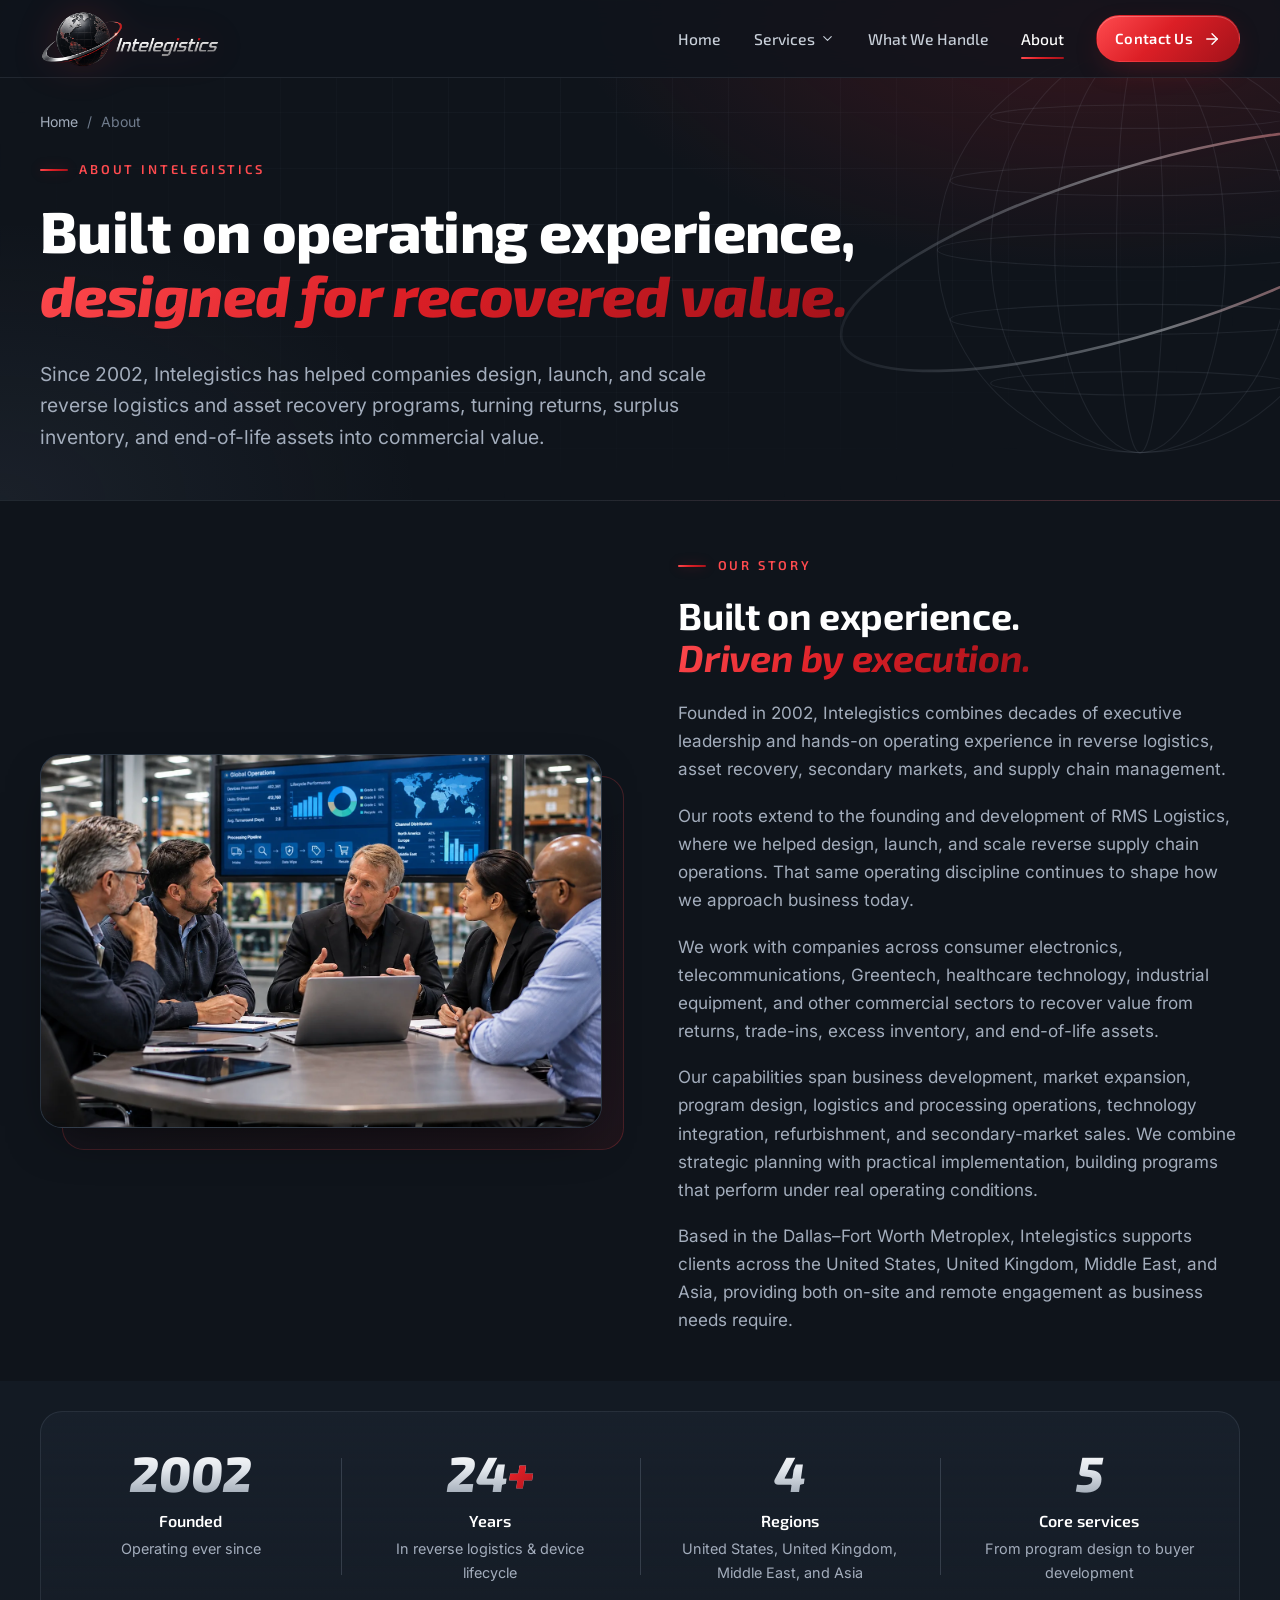
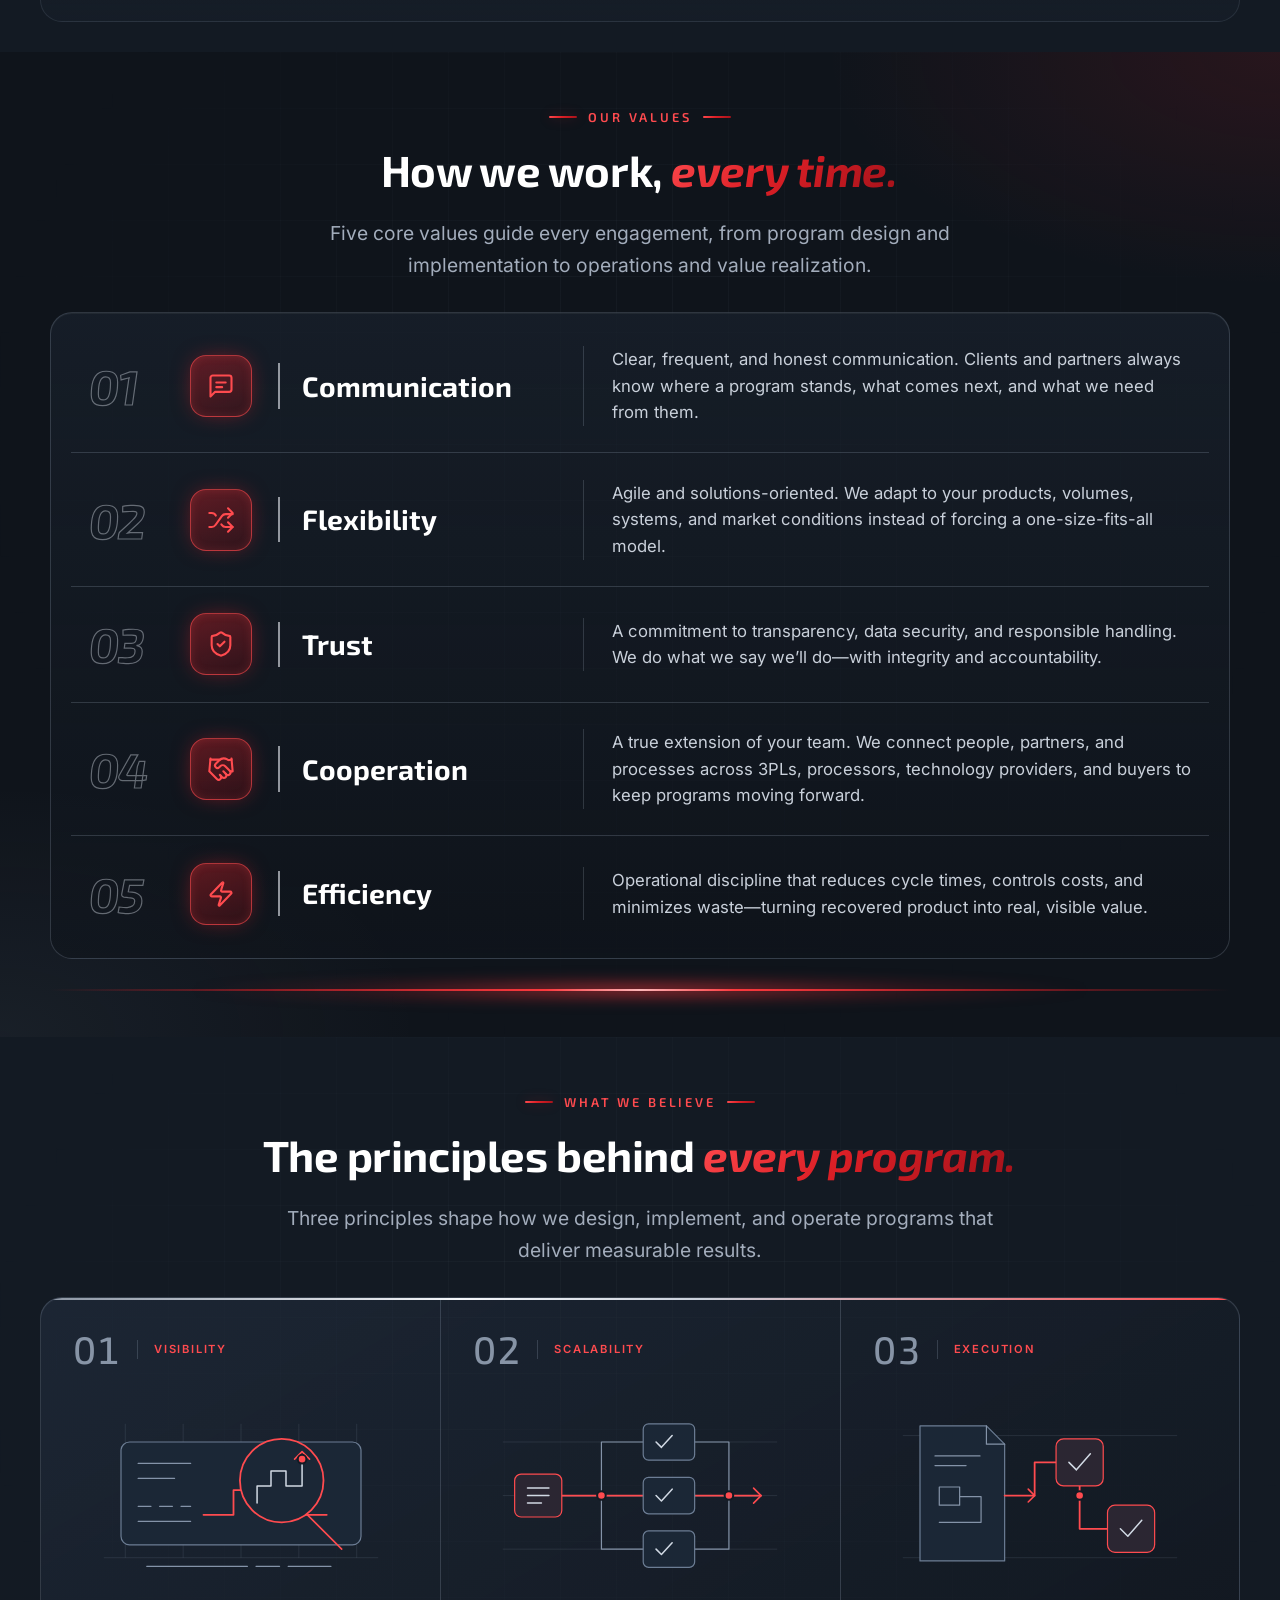
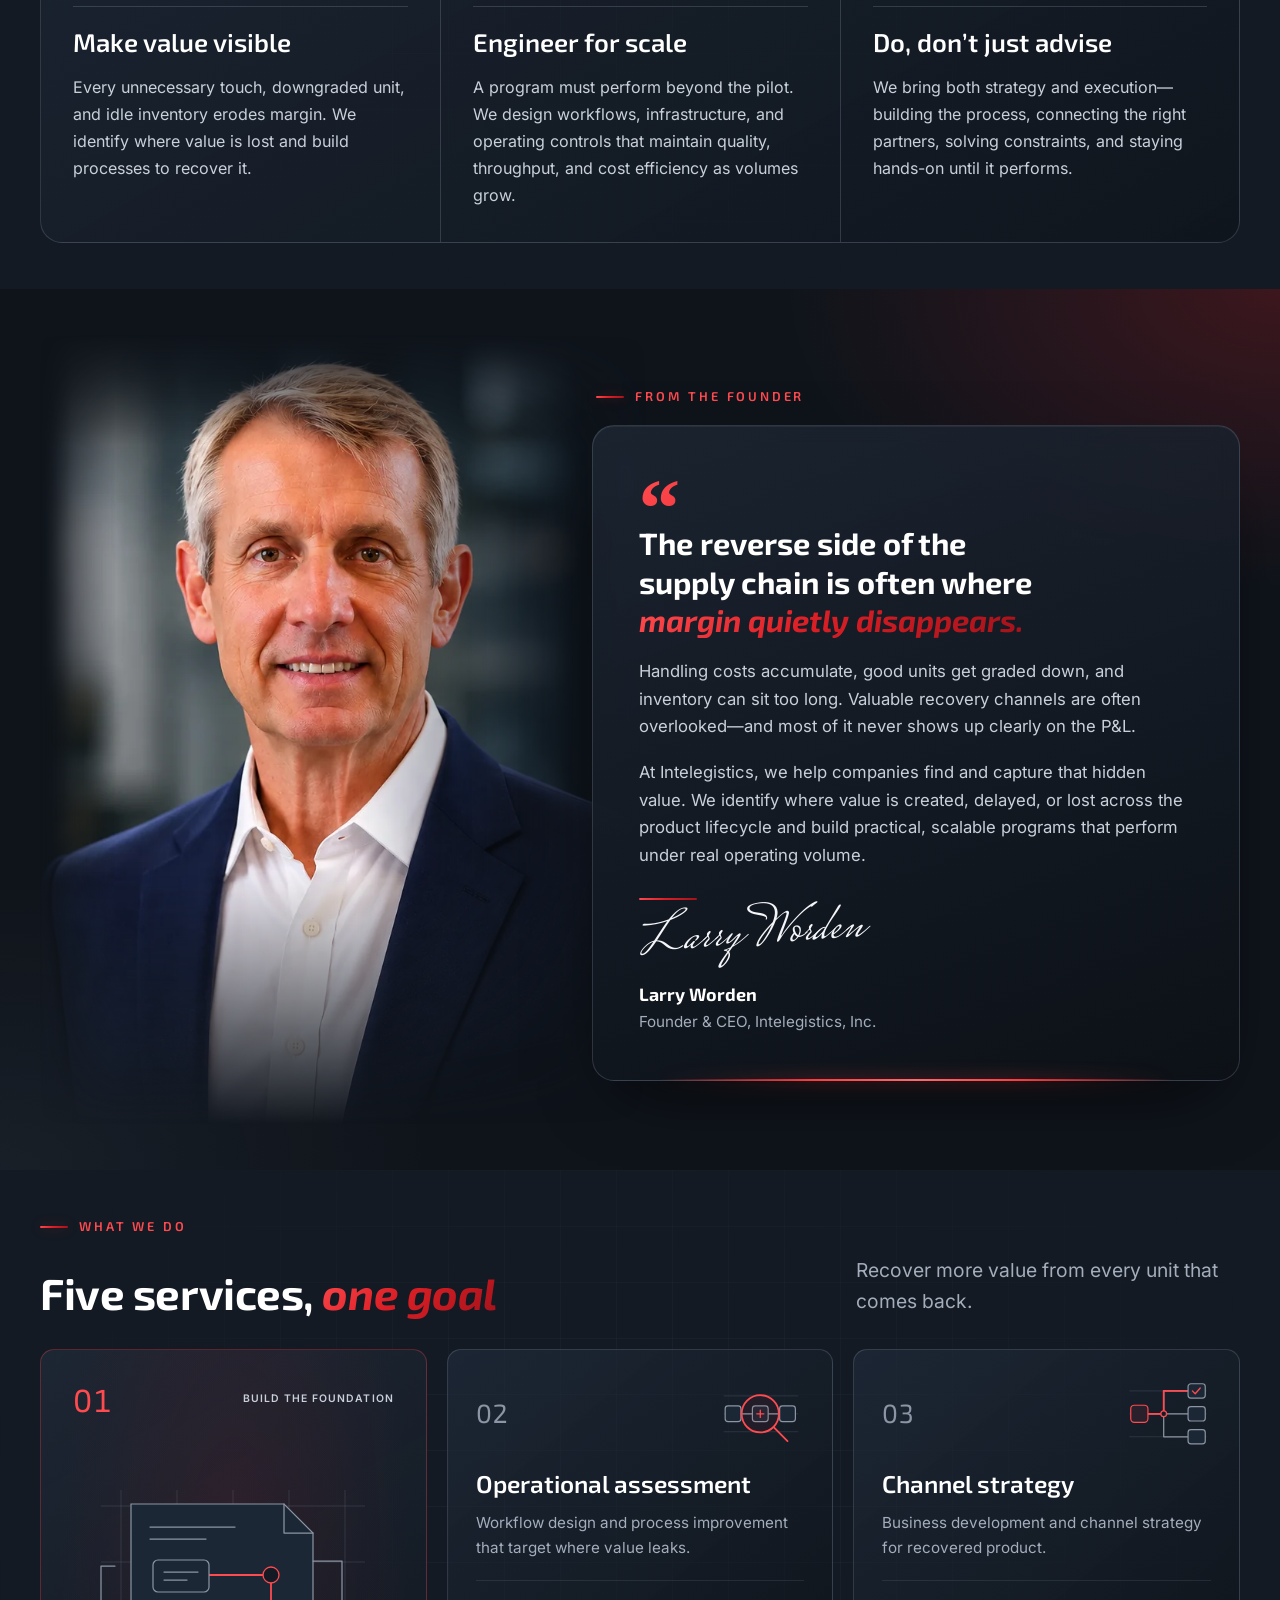
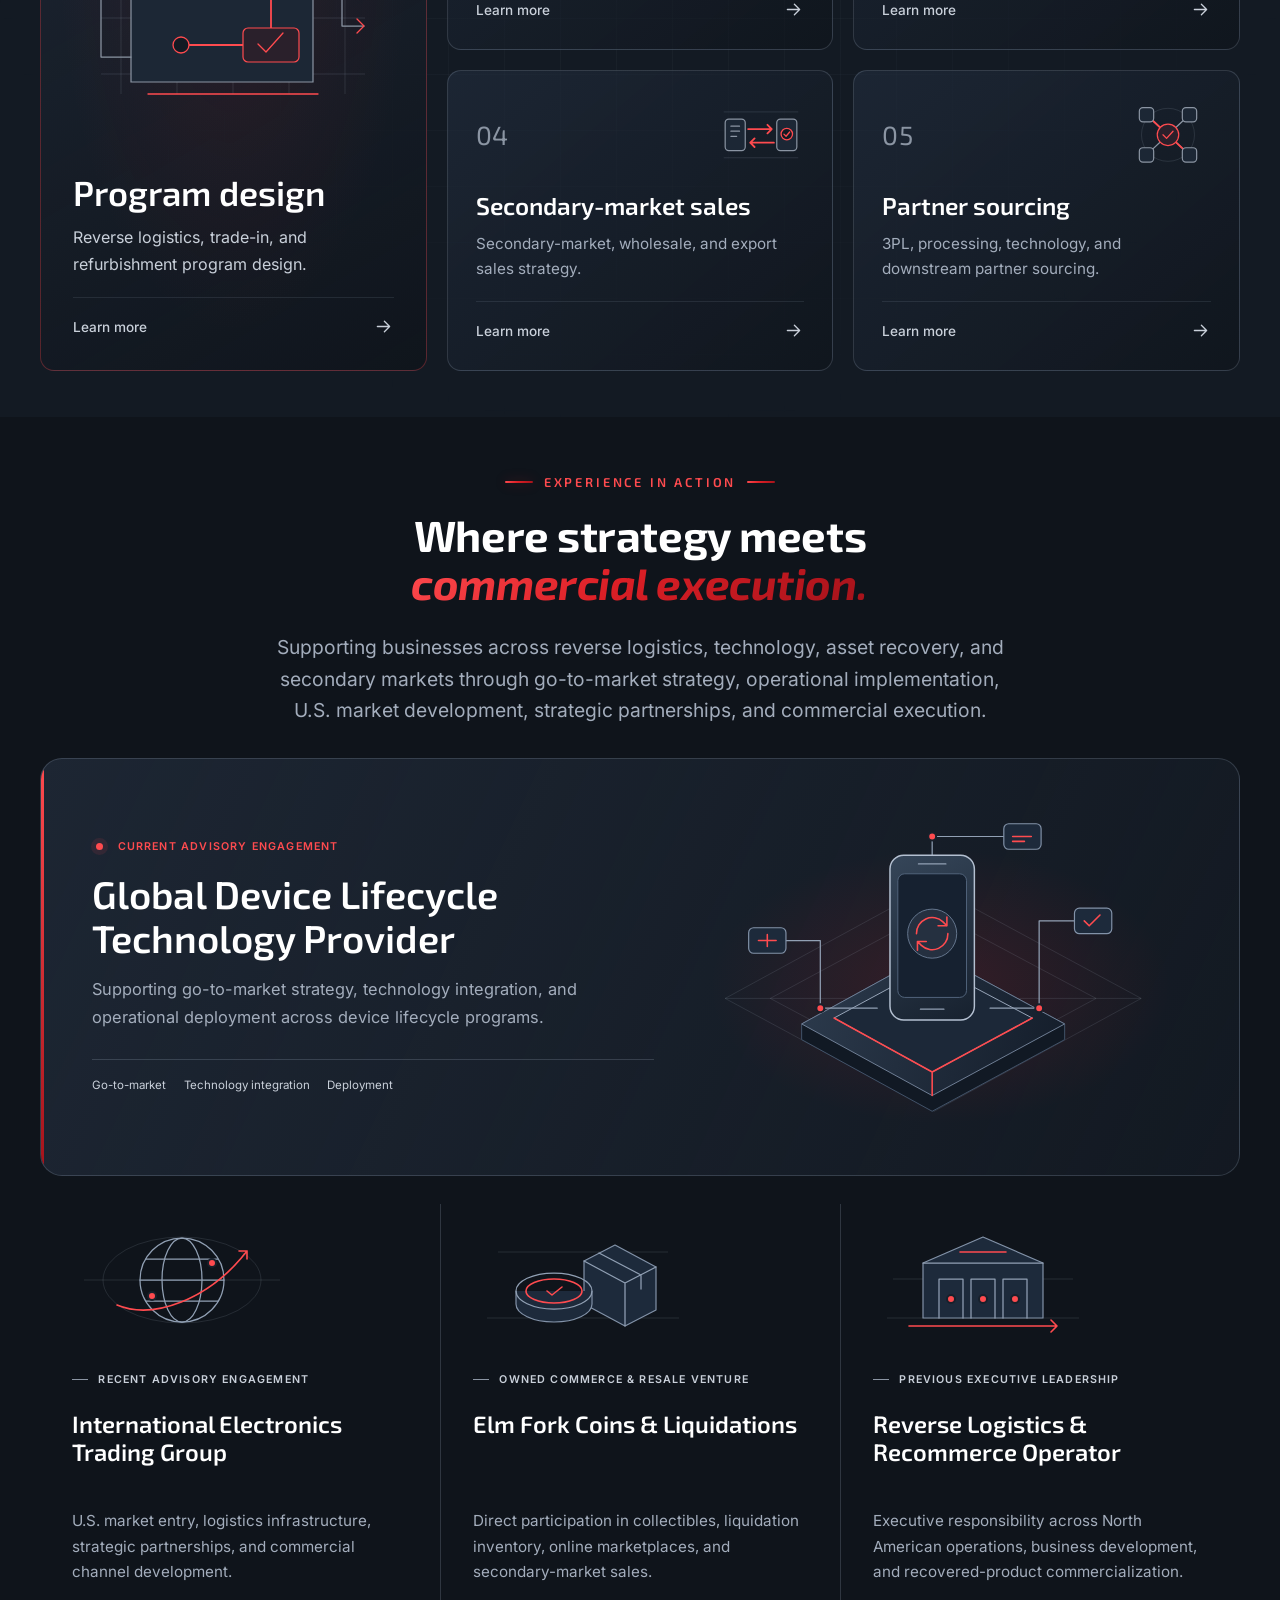
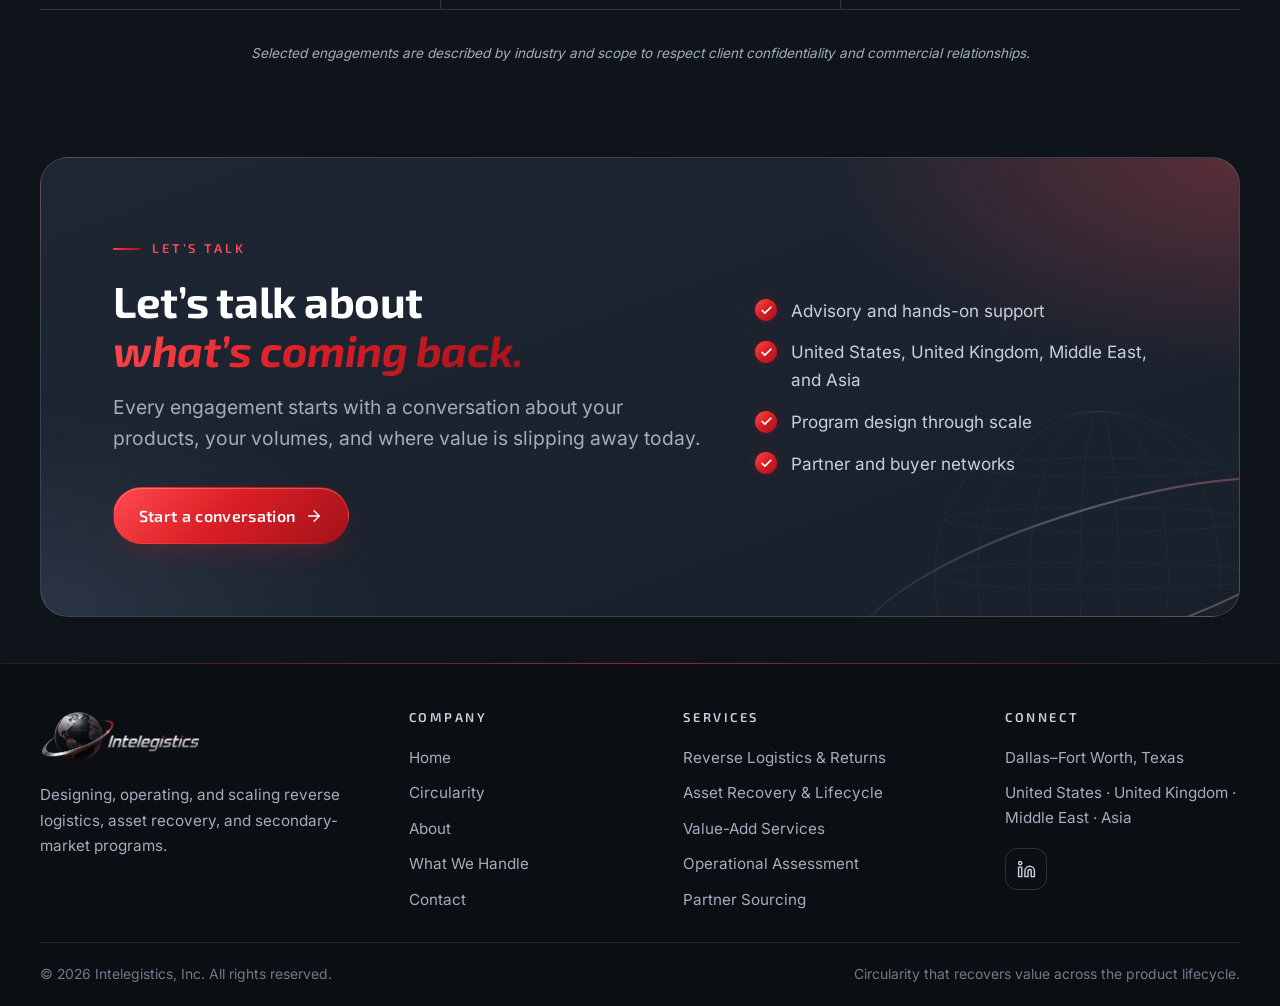
<file: about.html>
<!DOCTYPE html>
<html lang="en">
<head>
  <meta charset="utf-8">
  <meta name="viewport" content="width=device-width, initial-scale=1">
  <title>About | Intelegistics</title>
  <meta name="description" content="Since 2002, Intelegistics has helped companies design, launch, and scale reverse logistics and asset recovery programs that turn returns, surplus inventory, and end-of-life assets into commercial value.">
  <meta name="theme-color" content="#0f141b">
  <meta property="og:type" content="website">
  <meta property="og:site_name" content="Intelegistics, Inc.">
  <meta property="og:title" content="About | Intelegistics">
  <meta property="og:description" content="Since 2002, Intelegistics has helped companies design, launch, and scale reverse logistics and asset recovery programs that turn returns, surplus inventory, and end-of-life assets into commercial value.">
  <link rel="icon" type="image/png" href="assets/img/favicon.png">
  <link rel="apple-touch-icon" href="assets/img/apple-touch-icon.png">
  <link rel="preload" href="assets/fonts/exo-2-latin-wght-normal.woff2" as="font" type="font/woff2" crossorigin>
  <link rel="preload" href="assets/fonts/inter-latin-wght-normal.woff2" as="font" type="font/woff2" crossorigin>
  <link rel="stylesheet" href="assets/css/style.css">
  <script>
    /* Photo slots load the file named in src (.webp); if it is missing they try .jpg, .jpeg, .png (any case). If none exists, the placeholder stays. */
    window.__photoExt = ["webp", "jpg", "jpeg", "png", "WEBP", "JPG", "JPEG", "PNG"];
    function __photo(img) {
      var n = +(img.dataset.n || 0), cur = (img.getAttribute("src") || "").split(".").pop();
      while (n < __photoExt.length && __photoExt[n] === cur) n++;
      if (n < __photoExt.length) { img.dataset.n = n + 1; img.src = img.dataset.base + "." + __photoExt[n]; }
      else { img.remove(); }
    }
    /* Frames marked data-fit="natural" take the photo's own proportions, so nothing gets cropped. */
    function __photoFit(img) {
      var f = img.parentNode;
      if (f && f.dataset.fit === "natural" && img.naturalWidth) f.style.setProperty("--ratio", img.naturalWidth + " / " + img.naturalHeight);
    }
  </script>
</head>
<body>
<a class="skip-link" href="#main">Skip to content</a>
<header class="site-header is-solid">
  <div class="container nav">
    <a class="brand" href="index.html" aria-label="Intelegistics home"><img src="assets/img/logo.png" alt="Intelegistics" width="188" height="58"></a>
    <button class="nav-toggle" aria-label="Open menu" aria-expanded="false" aria-controls="nav-panel"><span></span></button>
    <nav class="nav-panel" id="nav-panel" aria-label="Main">
      <ul class="nav-menu">
        <li><a class="nav-link" href="index.html">Home</a></li>
        <li class="has-dropdown">
          <button class="nav-link" aria-expanded="false" aria-haspopup="true">Services <svg class="chev" viewBox="0 0 24 24" fill="none" stroke="currentColor" stroke-width="1.8" stroke-linecap="round" stroke-linejoin="round" aria-hidden="true"><path d="m6 9 6 6 6-6"/></svg></button>
          <ul class="dropdown">
<li><a href="return-logistics.html"><svg class="icon" viewBox="0 0 24 24" fill="none" stroke="currentColor" stroke-width="1.8" stroke-linecap="round" stroke-linejoin="round" aria-hidden="true"><circle cx="6" cy="19" r="3"/><path d="M9 19h8.5a3.5 3.5 0 0 0 0-7h-11a3.5 3.5 0 0 1 0-7H15"/><circle cx="18" cy="5" r="3"/></svg><div><strong>Reverse Logistics & Returns</strong><span>Program design, assessment, and workflow</span></div></a></li>
<li><a href="refurbishing.html"><svg class="icon" viewBox="0 0 24 24" fill="none" stroke="currentColor" stroke-width="1.8" stroke-linecap="round" stroke-linejoin="round" aria-hidden="true"><path d="M14.7 6.3a1 1 0 0 0 0 1.4l1.6 1.6a1 1 0 0 0 1.4 0l3.77-3.77a6 6 0 0 1-7.94 7.94l-6.91 6.91a2.12 2.12 0 0 1-3-3l6.91-6.91a6 6 0 0 1 7.94-7.94l-3.76 3.76z"/></svg><div><strong>Refurbishment & Lifecycle</strong><span>Device processing, grading, and ITAD</span></div></a></li>
<li><a href="value-add-services.html"><svg class="icon" viewBox="0 0 24 24" fill="none" stroke="currentColor" stroke-width="1.8" stroke-linecap="round" stroke-linejoin="round" aria-hidden="true"><path d="m22 7-8.5 8.5-5-5L2 17"/><path d="M16 7h6v6"/></svg><div><strong>Value-Add Services</strong><span>Channels, buyers, partners, and market entry</span></div></a></li>
          </ul>
        </li>
        <li><a class="nav-link" href="what-we-handle.html">What We Handle</a></li>
        <li><a class="nav-link" href="about.html" aria-current="page">About</a></li>
        <li class="nav-cta"><a class="btn btn-primary btn-sm" href="contact.html">Contact Us <svg class="icon" viewBox="0 0 24 24" fill="none" stroke="currentColor" stroke-width="1.8" stroke-linecap="round" stroke-linejoin="round" aria-hidden="true"><path d="M5 12h14"/><path d="m12 5 7 7-7 7"/></svg></a></li>
      </ul>
    </nav>
  </div>
</header>
<main id="main">

<section class="page-hero">
  <div class="texture-grid"></div>
  <svg class="page-hero-orbit" viewBox="0 0 600 600" aria-hidden="true">
  <defs><linearGradient id="ph-ab-r" x1="0" x2="1"><stop offset="0" stop-color="#8b95a3" stop-opacity=".2"/><stop offset=".5" stop-color="#e9edf2" stop-opacity=".8"/><stop offset="1" stop-color="#ff4b4f"/></linearGradient></defs>
  <g fill="none" stroke="rgba(201,212,228,.16)">
    <circle cx="300" cy="300" r="190"/>
    <ellipse cx="300" cy="300" rx="140" ry="190"/><ellipse cx="300" cy="300" rx="80" ry="190"/><ellipse cx="300" cy="300" rx="22" ry="190"/>
    <ellipse cx="300" cy="300" rx="190" ry="16"/><ellipse cx="300" cy="235" rx="178" ry="14"/><ellipse cx="300" cy="365" rx="178" ry="14"/>
    <ellipse cx="300" cy="175" rx="140" ry="11"/><ellipse cx="300" cy="425" rx="140" ry="11"/>
  </g>
  <ellipse cx="300" cy="300" rx="292" ry="78" transform="rotate(-17 300 300)" fill="none" stroke="url(#ph-ab-r)" stroke-width="2.5"/>
</svg>
  <div class="container reveal">
    <nav aria-label="Breadcrumb"><ol class="breadcrumb"><li><a href="index.html">Home</a></li><li aria-current="page">About</li></ol></nav>
    <span class="eyebrow">About Intelegistics</span>
    <h1>Built on operating experience, <span class="text-red">designed for recovered value.</span></h1>
    <p class="lead">Since 2002, Intelegistics has helped companies design, launch, and scale reverse logistics and asset recovery programs, turning returns, surplus inventory, and end-of-life assets into commercial value.</p>
    
  </div>
</section>

<section class="section">
  <div class="container">
    <div class="split">
  <div class="split-media reveal"><figure class="photo-slot" style="--ratio:4 / 5" data-photo-slot="about-story" data-fit="natural">
  <img src="assets/img/photos/about-story.webp" data-base="assets/img/photos/about-story" alt="The Intelegistics team on a device-processing floor" loading="lazy" decoding="async" onload="__photoFit(this)" onerror="__photo(this)">
  <figcaption class="photo-slot-label"><svg class="icon" viewBox="0 0 24 24" fill="none" stroke="currentColor" stroke-width="1.8" stroke-linecap="round" stroke-linejoin="round" aria-hidden="true"><path d="M14.5 4h-5L7 7H4a2 2 0 0 0-2 2v9a2 2 0 0 0 2 2h16a2 2 0 0 0 2-2V9a2 2 0 0 0-2-2h-3l-2.5-3z"/><circle cx="12" cy="13" r="3"/></svg><span>Photo: The Intelegistics team on a device-processing floor</span><code>photos/about-story.jpg or .png</code></figcaption>
</figure></div>
  <div class="split-body reveal">
      <span class="eyebrow">Our story</span>
      <h2>Built on experience.<br><span class="text-red">Driven by execution.</span></h2>
      <p class="muted">Founded in 2002, Intelegistics combines decades of executive leadership and hands-on operating experience in reverse logistics, asset recovery, secondary markets, and supply chain management.</p>
      <p class="muted">Our roots extend to the founding and development of RMS Logistics, where we helped design, launch, and scale reverse supply chain operations. That same operating discipline continues to shape how we approach business today.</p>
      <p class="muted">We work with companies across consumer electronics, telecommunications, Greentech, healthcare technology, industrial equipment, and other commercial sectors to recover value from returns, trade-ins, excess inventory, and end-of-life assets.</p>
      <p class="muted">Our capabilities span business development, market expansion, program design, logistics and processing operations, technology integration, refurbishment, and secondary-market sales. We combine strategic planning with practical implementation, building programs that perform under real operating conditions.</p>
      <p class="muted">Based in the Dallas&ndash;Fort Worth Metroplex, Intelegistics supports clients across the United States, United Kingdom, Middle East, and Asia, providing both on-site and remote engagement as business needs require.</p></div>
</div>
  </div>
</section>

<section class="section section--tight section--alt">
  <div class="container"><div class="stats reveal">
  <div class="stat"><div class="stat-value">2002</div><div class="stat-label">Founded</div><div class="stat-sub">Operating ever since</div></div>
  <div class="stat"><div class="stat-value">24<em>+</em></div><div class="stat-label">Years</div><div class="stat-sub">In reverse logistics &amp; device lifecycle</div></div>
  <div class="stat"><div class="stat-value">4</div><div class="stat-label">Regions</div><div class="stat-sub">United States, United Kingdom, Middle East, and Asia</div></div>
  <div class="stat"><div class="stat-value">5</div><div class="stat-label">Core services</div><div class="stat-sub">From program design to buyer development</div></div>
</div></div>
</section>

<section class="section values-section" id="values">
  <div class="texture-grid"></div>
  <div class="container">
    <div class="section-head center reveal">
  <span class="eyebrow">Our values</span>
  <h2>How we work, <span class="text-red">every time.</span></h2>
  <p class="lead">Five core values guide every engagement, from program design and implementation to operations and value realization.</p>
</div>
    <ol class="values reveal-stagger"><li class="value"><span class="value-num">01</span><span class="value-ico"><svg class="icon" viewBox="0 0 24 24" fill="none" stroke="currentColor" stroke-width="1.8" stroke-linecap="round" stroke-linejoin="round" aria-hidden="true"><path d="M21 15a2 2 0 0 1-2 2H7l-4 4V5a2 2 0 0 1 2-2h14a2 2 0 0 1 2 2z"/><path d="M8 9h8"/><path d="M8 13h5"/></svg></span><h3>Communication</h3><p>Clear, frequent, and honest communication. Clients and partners always know where a program stands, what comes next, and what we need from them.</p></li><li class="value"><span class="value-num">02</span><span class="value-ico"><svg class="icon" viewBox="0 0 24 24" fill="none" stroke="currentColor" stroke-width="1.8" stroke-linecap="round" stroke-linejoin="round" aria-hidden="true"><path d="m18 14 4 4-4 4"/><path d="m18 2 4 4-4 4"/><path d="M2 18h1.97a4 4 0 0 0 3.3-1.7l5.46-7.6a4 4 0 0 1 3.3-1.7H22"/><path d="M2 6h1.97a4 4 0 0 1 3.6 2.2"/><path d="M22 18h-6.04a4 4 0 0 1-3.3-1.8l-.36-.45"/></svg></span><h3>Flexibility</h3><p>Agile and solutions-oriented. We adapt to your products, volumes, systems, and market conditions instead of forcing a one-size-fits-all model.</p></li><li class="value"><span class="value-num">03</span><span class="value-ico"><svg class="icon" viewBox="0 0 24 24" fill="none" stroke="currentColor" stroke-width="1.8" stroke-linecap="round" stroke-linejoin="round" aria-hidden="true"><path d="M20 13c0 5-3.5 7.5-7.66 8.95a1 1 0 0 1-.67-.01C7.5 20.5 4 18 4 13V6a1 1 0 0 1 1-1c2 0 4.5-1.2 6.24-2.72a1.17 1.17 0 0 1 1.52 0C14.51 3.81 17 5 19 5a1 1 0 0 1 1 1z"/><path d="m9 12 2 2 4-4"/></svg></span><h3>Trust</h3><p>A commitment to transparency, data security, and responsible handling. We do what we say we&rsquo;ll do&mdash;with integrity and accountability.</p></li><li class="value"><span class="value-num">04</span><span class="value-ico"><svg class="icon" viewBox="0 0 24 24" fill="none" stroke="currentColor" stroke-width="1.8" stroke-linecap="round" stroke-linejoin="round" aria-hidden="true"><path d="m11 17 2 2a1 1 0 1 0 3-3"/><path d="m14 14 2.5 2.5a1 1 0 1 0 3-3l-3.88-3.88a3 3 0 0 0-4.24 0l-.88.88a1 1 0 1 1-3-3l2.81-2.81a5.79 5.79 0 0 1 7.06-.87l.47.28a2 2 0 0 0 1.42.25L21 4"/><path d="m21 3 1 11h-2"/><path d="M3 3 2 14l6.5 6.5a1 1 0 1 0 3-3"/><path d="M3 4h8"/></svg></span><h3>Cooperation</h3><p>A true extension of your team. We connect people, partners, and processes across 3PLs, processors, technology providers, and buyers to keep programs moving forward.</p></li><li class="value"><span class="value-num">05</span><span class="value-ico"><svg class="icon" viewBox="0 0 24 24" fill="none" stroke="currentColor" stroke-width="1.8" stroke-linecap="round" stroke-linejoin="round" aria-hidden="true"><path d="M4 14a1 1 0 0 1-.78-1.63l9.9-10.2a.5.5 0 0 1 .86.46l-1.92 6.02A1 1 0 0 0 13 10h7a1 1 0 0 1 .78 1.63l-9.9 10.2a.5.5 0 0 1-.86-.46l1.92-6.02A1 1 0 0 0 11 14z"/></svg></span><h3>Efficiency</h3><p>Operational discipline that reduces cycle times, controls costs, and minimizes waste&mdash;turning recovered product into real, visible value.</p></li></ol>
    <div class="glow-line" aria-hidden="true"></div>
  </div>
</section>

<section class="section section--alt beliefs-section" id="principles" aria-labelledby="principles-title">
  <div class="texture-grid"></div>
  <div class="container">
    <div class="section-head center reveal">
  <span class="eyebrow">What we believe</span>
  <h2 id="principles-title">The principles behind <span class="text-red">every program.</span></h2>
  <p class="lead">Three principles shape how we design, implement, and operate programs that deliver measurable results.</p>
</div>
    <ol class="beliefs-board reveal-stagger" role="list">
      <li class="belief">
        <div class="belief-label"><span class="belief-number" aria-hidden="true">01</span><span>Visibility</span></div>
        <div class="belief-visual" aria-hidden="true">
          <svg class="belief-art" viewBox="0 0 280 184" fill="none" focusable="false" aria-hidden="true">
            <path class="belief-art-guide" d="M12 150h256M32 25v125m54-125v125m54-125v125m54-125v125m54-125v125"/>
            <rect class="belief-art-panel" x="28" y="42" width="224" height="96" rx="8"/>
            <path class="belief-art-wire" d="M44 62h49M44 76h34M44 102h12m8 0h12m8 0h9M44 116h49"/>
            <path class="belief-art-route" d="M105 110h28V87h28v23h59"/>
            <circle class="belief-art-lens" cx="178" cy="78" r="39"/>
            <path class="belief-art-silver" d="M155 99V83h13V69h14v14h15V58"/>
            <path class="belief-art-accent" d="m190 58 7-7 7 7m-2 52 32 32"/>
            <circle class="belief-art-point" cx="197" cy="58" r="4"/>
            <path class="belief-art-wire" d="M52 158h94m8 0h22m8 0h40"/>
          </svg>
        </div>
        <div class="belief-copy"><h3>Make value visible</h3><p>Every unnecessary touch, downgraded unit, and idle inventory erodes margin. We identify where value is lost and build processes to recover it.</p></div>
      </li>
      <li class="belief">
        <div class="belief-label"><span class="belief-number" aria-hidden="true">02</span><span>Scalability</span></div>
        <div class="belief-visual" aria-hidden="true">
          <svg class="belief-art" viewBox="0 0 280 184" fill="none" focusable="false" aria-hidden="true">
            <path class="belief-art-guide" d="M12 42h256M12 92h256M12 142h256"/>
            <path class="belief-art-wire" d="M67 92h37V42h39M104 92h39m-39 0v50h39M191 42h32v50m-32 0h32m-32 50h32V92h30"/>
            <path class="belief-art-route" d="M67 92h76m48 0h62"/>
            <rect class="belief-art-module" x="23" y="72" width="44" height="40" rx="6"/>
            <g class="belief-art-panel"><rect x="143" y="25" width="48" height="34" rx="5"/><rect x="143" y="75" width="48" height="34" rx="5"/><rect x="143" y="125" width="48" height="34" rx="5"/></g>
            <g class="belief-art-silver"><path d="M35 85h20m-20 7h20m-20 7h13m107-57 5 5 10-11m-15 56 5 5 10-11m-15 56 5 5 10-11"/></g>
            <path class="belief-art-accent" d="m246 85 7 7-7 7"/>
            <circle class="belief-art-point" cx="104" cy="92" r="4"/><circle class="belief-art-point" cx="223" cy="92" r="4"/>
          </svg>
        </div>
        <div class="belief-copy"><h3>Engineer for scale</h3><p>A program must perform beyond the pilot. We design workflows, infrastructure, and operating controls that maintain quality, throughput, and cost efficiency as volumes grow.</p></div>
      </li>
      <li class="belief">
        <div class="belief-label"><span class="belief-number" aria-hidden="true">03</span><span>Execution</span></div>
        <div class="belief-visual" aria-hidden="true">
          <svg class="belief-art" viewBox="0 0 280 184" fill="none" focusable="false" aria-hidden="true">
            <path class="belief-art-guide" d="M12 150h256M12 36h256"/>
            <path class="belief-art-panel" d="M28 27h62l17 17v109H28Z"/>
            <path class="belief-art-wire" d="M90 27v17h17M42 55h42m-42 9h29M46 84h19v17H46Zm19 9h20v24H65m-19 0h19"/>
            <path class="belief-art-route" d="M107 92h28V61h42v62h48"/>
            <rect class="belief-art-module" x="155" y="39" width="44" height="44" rx="7"/>
            <rect class="belief-art-module" x="203" y="101" width="44" height="44" rx="7"/>
            <path class="belief-art-silver" d="m167 61 7 7 13-15m28 70 7 7 13-15"/>
            <path class="belief-art-accent" d="m129 86 6 6-6 6"/>
            <circle class="belief-art-point" cx="177" cy="92" r="4"/>
          </svg>
        </div>
        <div class="belief-copy"><h3>Do, don&rsquo;t just advise</h3><p>We bring both strategy and execution&mdash;building the process, connecting the right partners, solving constraints, and staying hands-on until it performs.</p></div>
      </li>
    </ol>
  </div>
</section>

<section class="section founder-section">
  <div class="container founder-grid">
    <div class="founder-photo reveal"><figure class="photo-slot photo-slot--blend" style="--ratio:4 / 5" data-photo-slot="about-founder" data-fit="natural">
  <img src="assets/img/photos/about-founder.webp" data-base="assets/img/photos/about-founder" alt="Portrait of Larry Worden, Founder and CEO" loading="lazy" decoding="async" onload="__photoFit(this)" onerror="__photo(this)">
  <figcaption class="photo-slot-label"><svg class="icon" viewBox="0 0 24 24" fill="none" stroke="currentColor" stroke-width="1.8" stroke-linecap="round" stroke-linejoin="round" aria-hidden="true"><path d="M14.5 4h-5L7 7H4a2 2 0 0 0-2 2v9a2 2 0 0 0 2 2h16a2 2 0 0 0 2-2V9a2 2 0 0 0-2-2h-3l-2.5-3z"/><circle cx="12" cy="13" r="3"/></svg><span>Photo: Portrait of Larry Worden, Founder and CEO</span><code>photos/about-founder.jpg or .png</code></figcaption>
</figure></div>
    <div class="founder-body reveal">
      <span class="eyebrow">From the founder</span>
      <figure class="founder-card">
        <span class="founder-mark" aria-hidden="true">&ldquo;</span>
        <blockquote>
          <p class="founder-lead">The reverse side of the supply chain is often where <span class="text-red">margin quietly disappears.</span></p>
          <p>Handling costs accumulate, good units get graded down, and inventory can sit too long. Valuable recovery channels are often overlooked&mdash;and most of it never shows up clearly on the P&amp;L.</p>
          <p>At Intelegistics, we help companies find and capture that hidden value. We identify where value is created, delayed, or lost across the product lifecycle and build practical, scalable programs that perform under real operating volume.</p>
        </blockquote>
        <figcaption>
          <span class="sig-rule" aria-hidden="true"></span>
          <span class="signature" aria-hidden="true">Larry Worden</span>
          <strong class="founder-name">Larry Worden</strong>
          <span class="founder-title">Founder &amp; CEO, Intelegistics, Inc.</span>
        </figcaption>
      </figure>
    </div>
  </div>
</section>

<section class="section section--alt about-capabilities" id="about-services" aria-labelledby="about-services-title">
  <div class="texture-grid"></div>
  <div class="container">
    <div class="capabilities-heading reveal">
  <span class="eyebrow">What we do</span>
  <h2 id="about-services-title">Five services, <span class="text-red">one goal</span></h2>
  <p class="lead">Recover more value from every unit that comes back.</p>
</div>
    <ul class="capability-grid reveal-stagger" role="list">
      <li>
        <a class="capability capability--featured" href="return-logistics.html" aria-labelledby="about-service-1">
          <div class="capability-top"><span class="capability-number" aria-hidden="true">01</span><span class="capability-kicker">Build the foundation</span></div>
          <div class="capability-visual"><svg class="capability-feature-art" viewBox="0 0 300 240" fill="none" aria-hidden="true" focusable="false">
              <path class="service-guide" d="M18 32h264M18 88h264M18 144h264M18 200h264M38 16v204m56-204v204m56-204v204m56-204v204m56-204v204"/>
              <path class="service-node" d="M48 30h153l29 29v149H48Z"/>
              <path class="service-line" d="M201 30v29h29M67 53h85m-85 12h56"/>
              <path class="service-route" d="M98 101h90v70h-90"/>
              <rect class="service-node" x="70" y="86" width="56" height="32" rx="5"/>
              <path class="service-line" d="M81 98h34m-34 8h23"/>
              <rect class="service-node service-node--accent" x="160" y="154" width="56" height="34" rx="5"/>
              <path class="service-accent" d="m175 170 8 8 17-19"/>
              <circle class="service-point" cx="188" cy="101" r="8"/><circle class="service-point" cx="98" cy="171" r="8"/>
              <path class="service-line" d="M32 92H18v91h30m182-96h29v65h22"/>
              <path class="service-accent" d="m274 145 7 7-7 7M65 220h170"/>
            </svg></div>
          <div class="capability-copy"><h3 id="about-service-1">Program design</h3><p>Reverse logistics, trade-in, and refurbishment program design.</p></div>
          <span class="capability-link">Learn more <svg viewBox="0 0 24 24" fill="none" aria-hidden="true" focusable="false"><path d="M5 12h14m-6-6 6 6-6 6"/></svg></span>
        </a>
      </li>
      <li>
        <a class="capability capability--compact" href="return-logistics.html#assessment" aria-labelledby="about-service-2">
          <div class="capability-top"><span class="capability-number" aria-hidden="true">02</span><svg class="capability-art" viewBox="0 0 120 100" fill="none" aria-hidden="true" focusable="false">

            <path class="service-guide" d="M8 25h104M8 50h104M8 75h104"/><path class="service-line" d="M13 50h94"/>
            <rect class="service-node" x="10" y="39" width="22" height="22" rx="4"/><rect class="service-node" x="48" y="39" width="22" height="22" rx="4"/><rect class="service-node" x="86" y="39" width="22" height="22" rx="4"/>
            <circle class="service-lens" cx="59" cy="50" r="26"/><path class="service-route" d="m78 69 19 19"/><path class="service-accent" d="M54 50h10m-5-5v10"/>
          </svg></div>
          <div class="capability-copy"><h3 id="about-service-2">Operational assessment</h3><p>Workflow design and process improvement that target where value leaks.</p></div>
          <span class="capability-link">Learn more <svg viewBox="0 0 24 24" fill="none" aria-hidden="true" focusable="false"><path d="M5 12h14m-6-6 6 6-6 6"/></svg></span>
        </a>
      </li>
      <li>
        <a class="capability capability--compact" href="value-add-services.html#channels" aria-labelledby="about-service-3">
          <div class="capability-top"><span class="capability-number" aria-hidden="true">03</span><svg class="capability-art" viewBox="0 0 120 100" fill="none" aria-hidden="true" focusable="false">

            <path class="service-guide" d="M6 18h108M6 50h108M6 82h108"/>
            <path class="service-line" d="M29 50h25V18h34M54 50h34M54 50v32h34"/><path class="service-route" d="M29 50h25V18h34"/>
            <rect class="service-node service-node--accent" x="8" y="38" width="24" height="24" rx="5"/>
            <rect class="service-node" x="88" y="8" width="24" height="20" rx="4"/><rect class="service-node" x="88" y="40" width="24" height="20" rx="4"/><rect class="service-node" x="88" y="72" width="24" height="20" rx="4"/>
            <circle class="service-point" cx="54" cy="50" r="4"/><path class="service-accent" d="m94 18 4 4 7-8"/>
          </svg></div>
          <div class="capability-copy"><h3 id="about-service-3">Channel strategy</h3><p>Business development and channel strategy for recovered product.</p></div>
          <span class="capability-link">Learn more <svg viewBox="0 0 24 24" fill="none" aria-hidden="true" focusable="false"><path d="M5 12h14m-6-6 6 6-6 6"/></svg></span>
        </a>
      </li>
      <li>
        <a class="capability capability--compact" href="value-add-services.html#secondary-markets" aria-labelledby="about-service-4">
          <div class="capability-top"><span class="capability-number" aria-hidden="true">04</span><svg class="capability-art" viewBox="0 0 120 100" fill="none" aria-hidden="true" focusable="false">

            <path class="service-guide" d="M8 82h104M8 18h104"/>
            <g class="service-node"><rect x="10" y="28" width="28" height="44" rx="5"/><rect x="82" y="28" width="28" height="44" rx="5"/></g>
            <path class="service-line" d="M18 38h12m-12 7h12m-12 7h8"/><path class="service-route" d="M42 42h33m-6-6 6 6-6 6M78 61H45m6-6-6 6 6 6"/>
            <circle class="service-point" cx="96" cy="49" r="8"/><path class="service-accent" d="m92 49 3 3 5-6"/>
          </svg></div>
          <div class="capability-copy"><h3 id="about-service-4">Secondary-market sales</h3><p>Secondary-market, wholesale, and export sales strategy.</p></div>
          <span class="capability-link">Learn more <svg viewBox="0 0 24 24" fill="none" aria-hidden="true" focusable="false"><path d="M5 12h14m-6-6 6 6-6 6"/></svg></span>
        </a>
      </li>
      <li>
        <a class="capability capability--compact" href="value-add-services.html#partners" aria-labelledby="about-service-5">
          <div class="capability-top"><span class="capability-number" aria-hidden="true">05</span><svg class="capability-art" viewBox="0 0 120 100" fill="none" aria-hidden="true" focusable="false">

            <circle class="service-guide" cx="60" cy="50" r="37"/><path class="service-line" d="m30 22 30 28 30-28M60 50 30 78m30-28 30 28"/>
            <path class="service-route" d="M30 22 60 50l30 28"/>
            <rect class="service-node" x="20" y="12" width="20" height="20" rx="5"/><rect class="service-node" x="80" y="12" width="20" height="20" rx="5"/><rect class="service-node" x="20" y="68" width="20" height="20" rx="5"/><rect class="service-node" x="80" y="68" width="20" height="20" rx="5"/>
            <circle class="service-node service-node--accent" cx="60" cy="50" r="15"/><path class="service-accent" d="m53 50 5 5 9-10"/>
          </svg></div>
          <div class="capability-copy"><h3 id="about-service-5">Partner sourcing</h3><p>3PL, processing, technology, and downstream partner sourcing.</p></div>
          <span class="capability-link">Learn more <svg viewBox="0 0 24 24" fill="none" aria-hidden="true" focusable="false"><path d="M5 12h14m-6-6 6 6-6 6"/></svg></span>
        </a>
      </li>
    </ul>
  </div>
</section>

<section class="section experience-section" id="about-experience" aria-labelledby="about-experience-title">
  <div class="container">
    <div class="section-head center reveal">
  <span class="eyebrow">Experience in action</span>
  <h2 id="about-experience-title">Where strategy meets <span class="text-red">commercial execution.</span></h2>
  <p class="lead">Supporting businesses across reverse logistics, technology, asset recovery, and secondary markets through go-to-market strategy, operational implementation, U.S. market development, strategic partnerships, and commercial execution.</p>
</div>
    <ul class="engagement-portfolio reveal-stagger" role="list">
      <li class="engagement engagement--featured">
        <div class="engagement-body">
          <span class="engagement-type">Current Advisory Engagement</span>
          <h3>Global Device Lifecycle Technology Provider</h3>
          <p>Supporting go-to-market strategy, technology integration, and operational deployment across device lifecycle programs.</p>
          <ul role="list" class="engagement-focus" aria-label="Engagement focus"><li>Go-to-market</li><li>Technology integration</li><li>Deployment</li></ul>
        </div>
        <div class="engagement-visual">
          <svg class="engagement-feature-art" viewBox="0 0 520 320" fill="none" aria-hidden="true" focusable="false">
            <defs>
              <linearGradient id="about-engagement-device-face" x1="220" y1="55" x2="320" y2="245" gradientUnits="userSpaceOnUse"><stop stop-color="#344457"/><stop offset="1" stop-color="#111a26"/></linearGradient>
              <linearGradient id="about-engagement-platform" x1="130" y1="195" x2="390" y2="280" gradientUnits="userSpaceOnUse"><stop stop-color="#2b394b"/><stop offset="1" stop-color="#141d2a"/></linearGradient>
              <radialGradient id="about-engagement-halo"><stop stop-color="#dc1f26" stop-opacity=".16"/><stop offset="1" stop-color="#dc1f26" stop-opacity="0"/></radialGradient>
            </defs>
            <ellipse cx="267" cy="180" rx="235" ry="140" fill="url(#about-engagement-halo)"/>
            <g class="engagement-art-guide"><path d="m48 192 211-115 213 115-211 115Z"/><path d="m94 192 165-89 167 89-165 89Z"/><path d="M259 77v230M48 192h424"/></g>
            <path d="m126 218 133-73 135 73v16l-135 73-133-73Z" fill="#111924" stroke="#43546b"/>
            <path d="m126 218 133-73 135 73-135 73Z" fill="url(#about-engagement-platform)" stroke="#718096"/>
            <path d="m159 212 100-54 102 54-102 55Z" fill="#1c2838" stroke="#9ba8bb"/>
            <path class="engagement-art-red" d="m159 212 100 55 102-55M259 267v24"/>
            <path class="engagement-art-wire" d="M203 202h-58v-69H96m222 69h50v-89h49M259 47V27h74"/>
            <g class="engagement-art-terminal"><rect x="72" y="120" width="38" height="26" rx="5"/><rect x="404" y="100" width="38" height="26" rx="5"/><rect x="332" y="14" width="38" height="26" rx="5"/></g>
            <g class="engagement-art-red"><path d="M82 133h18m-9-6v12m323-26 5 5 11-11m-89-80h19m-19 5h12"/></g>
            <rect x="216" y="46" width="86" height="168" rx="14" fill="url(#about-engagement-device-face)" stroke="#b4c0d1" stroke-width="1.5"/>
            <rect x="224" y="65" width="70" height="126" rx="7" fill="#162130" stroke="#52647c"/>
            <path class="engagement-art-wire" d="M245 55h28m-26 148h24"/>
            <circle cx="259" cy="126" r="25" fill="#253040" stroke="#65778e"/>
            <path class="engagement-art-red" d="M243 126a16 16 0 0 1 27-12l4 4m0-9v9h-9m10 8a16 16 0 0 1-27 12l-4-4m0 9v-9h9"/>
            <g class="engagement-art-point"><circle cx="145" cy="202" r="4"/><circle cx="368" cy="202" r="4"/><circle cx="259" cy="27" r="4"/></g>
          </svg>
        </div>
      </li>
      <li class="engagement engagement--support engagement--recent">
        <div class="engagement-visual"><svg class="engagement-emblem" viewBox="0 0 220 112" fill="none" aria-hidden="true" focusable="false">
            <g class="engagement-art-guide"><path d="M12 56h196"/><ellipse cx="110" cy="56" rx="79" ry="43"/></g>
            <g class="engagement-art-wire"><circle cx="110" cy="56" r="42"/><ellipse cx="110" cy="56" rx="20" ry="42"/><path d="M68 56h84m-78-21h72m-72 42h72"/></g>
            <path class="engagement-art-red" d="M45 81c36 15 92-5 130-54m-8 0h8v8"/>
            <g class="engagement-art-point"><circle cx="80" cy="72" r="4"/><circle cx="140" cy="39" r="4"/></g>
          </svg></div>
        <span class="engagement-type">Recent Advisory Engagement</span>
        <h3>International Electronics Trading Group</h3>
        <p>U.S. market entry, logistics infrastructure, strategic partnerships, and commercial channel development.</p>
      </li>
      <li class="engagement engagement--support engagement--venture">
        <div class="engagement-visual"><svg class="engagement-emblem" viewBox="0 0 220 112" fill="none" aria-hidden="true" focusable="false">
            <path class="engagement-art-guide" d="M14 94h192M25 28h170"/>
            <path class="engagement-art-terminal" d="m111 37 31-16 41 22v43l-31 16-41-22Z"/>
            <path class="engagement-art-wire" d="m111 37 41 22 31-16m-31 16v43m-26-73 42 22v14"/>
            <path class="engagement-art-terminal" d="M43 67v13c0 10 17 18 38 18s38-8 38-18V67"/>
            <ellipse class="engagement-art-wire" cx="81" cy="67" rx="38" ry="18"/><ellipse class="engagement-art-red" cx="81" cy="67" rx="28" ry="12"/>
            <path class="engagement-art-red" d="m74 67 5 4 10-8"/>
          </svg></div>
        <span class="engagement-type">Owned Commerce &amp; Resale Venture</span>
        <h3>Elm Fork Coins &amp; Liquidations</h3>
        <p>Direct participation in collectibles, liquidation inventory, online marketplaces, and secondary-market sales.</p>
      </li>
      <li class="engagement engagement--support engagement--leadership">
        <div class="engagement-visual"><svg class="engagement-emblem" viewBox="0 0 220 112" fill="none" aria-hidden="true" focusable="false">
            <path class="engagement-art-guide" d="M14 94h192M20 55h180"/>
            <path class="engagement-art-terminal" d="M50 94V39l60-26 60 26v55Z"/>
            <path class="engagement-art-wire" d="M50 39h120M66 94V55h24v39m8 0V55h24v39m8 0V55h24v39"/>
            <path class="engagement-art-red" d="M36 102h148m-6-6 6 6-6 6M87 28h46"/>
            <g class="engagement-art-point"><circle cx="78" cy="75" r="4"/><circle cx="110" cy="75" r="4"/><circle cx="142" cy="75" r="4"/></g>
          </svg></div>
        <span class="engagement-type">Previous Executive Leadership</span>
        <h3>Reverse Logistics &amp; Recommerce Operator</h3>
        <p>Executive responsibility across North American operations, business development, and recovered-product commercialization.</p>
      </li>
    </ul>
    <p class="fine center reveal">Selected engagements are described by industry and scope to respect client confidentiality and commercial relationships.</p>
  </div>
</section>

<section class="cta-band">
  <div class="container">
    <div class="cta-box reveal">
      <svg class="cta-orbit" viewBox="0 0 600 600" aria-hidden="true">
  <defs><linearGradient id="c-ab-r" x1="0" x2="1"><stop offset="0" stop-color="#8b95a3" stop-opacity=".2"/><stop offset=".5" stop-color="#e9edf2" stop-opacity=".8"/><stop offset="1" stop-color="#ff4b4f"/></linearGradient></defs>
  <g fill="none" stroke="rgba(201,212,228,.16)">
    <circle cx="300" cy="300" r="190"/>
    <ellipse cx="300" cy="300" rx="140" ry="190"/><ellipse cx="300" cy="300" rx="80" ry="190"/><ellipse cx="300" cy="300" rx="22" ry="190"/>
    <ellipse cx="300" cy="300" rx="190" ry="16"/><ellipse cx="300" cy="235" rx="178" ry="14"/><ellipse cx="300" cy="365" rx="178" ry="14"/>
    <ellipse cx="300" cy="175" rx="140" ry="11"/><ellipse cx="300" cy="425" rx="140" ry="11"/>
  </g>
  <ellipse cx="300" cy="300" rx="292" ry="78" transform="rotate(-17 300 300)" fill="none" stroke="url(#c-ab-r)" stroke-width="2.5"/>
</svg>
      <div style="position:relative">
        <span class="eyebrow">Let&rsquo;s talk</span>
        <h2>Let&rsquo;s talk about <span class="text-red">what&rsquo;s coming back.</span></h2>
        <p class="lead">Every engagement starts with a conversation about your products, your volumes, and where value is slipping away today.</p>
        <div class="btn-row"><a class="btn btn-primary" href="contact.html">Start a conversation <svg class="icon" viewBox="0 0 24 24" fill="none" stroke="currentColor" stroke-width="1.8" stroke-linecap="round" stroke-linejoin="round" aria-hidden="true"><path d="M5 12h14"/><path d="m12 5 7 7-7 7"/></svg></a></div>
      </div>
      <div style="position:relative"><ul class="check-list"><li><span>Advisory and hands-on support</span></li><li><span>United States, United Kingdom, Middle East, and Asia</span></li><li><span>Program design through scale</span></li><li><span>Partner and buyer networks</span></li></ul></div>
    </div>
  </div>
</section>

</main>
<footer class="site-footer">
  <div class="container">
    <div class="footer-grid">
      <div class="footer-brand">
        <img src="assets/img/logo.png" alt="Intelegistics" width="168" height="52" loading="lazy">
        <p>Designing, operating, and scaling reverse logistics, asset recovery, and secondary-market programs.</p>
      </div>
      <div>
        <h4>Company</h4>
        <ul class="footer-links">
          <li><a href="index.html">Home</a></li>
          <li><a href="index.html#circularity">Circularity</a></li>
          <li><a href="about.html">About</a></li>
          <li><a href="what-we-handle.html">What We Handle</a></li>
          <li><a href="contact.html">Contact</a></li>
        </ul>
      </div>
      <div>
        <h4>Services</h4>
        <ul class="footer-links">
          <li><a href="return-logistics.html">Reverse Logistics &amp; Returns</a></li>
          <li><a href="refurbishing.html">Asset Recovery &amp; Lifecycle</a></li>
          <li><a href="value-add-services.html">Value-Add Services</a></li>
          <li><a href="return-logistics.html#assessment">Operational Assessment</a></li>
          <li><a href="value-add-services.html#partners">Partner Sourcing</a></li>
        </ul>
      </div>
      <div>
        <h4>Connect</h4>
        <ul class="footer-links">
          <li>Dallas&ndash;Fort Worth, Texas</li>
          <li>United States &middot; United Kingdom &middot; Middle East &middot; Asia</li>
          <li data-email-item><a href="#">&nbsp;</a></li>
        </ul>
        <div class="social" style="margin-top:1.1rem">
          <a data-linkedin href="https://www.linkedin.com/company/109301424/" target="_blank" rel="noopener" aria-label="Intelegistics on LinkedIn"><svg class="icon" viewBox="0 0 24 24" fill="none" stroke="currentColor" stroke-width="1.8" stroke-linecap="round" stroke-linejoin="round" aria-hidden="true"><path d="M16 8a6 6 0 0 1 6 6v7h-4v-7a2 2 0 0 0-2-2 2 2 0 0 0-2 2v7h-4v-7a6 6 0 0 1 6-6z"/><rect x="2" y="9" width="4" height="12"/><circle cx="4" cy="4" r="2"/></svg></a>
        </div>
      </div>
    </div>
    <div class="footer-bottom">
      <span>&copy; <span data-year>2026</span> Intelegistics, Inc. All rights reserved.</span>
      <span>Circularity that recovers value across the product lifecycle.</span>
    </div>
  </div>
</footer>
<script src="assets/js/main.js"></script>
<script src="assets/js/preload.js" defer></script>
<script src="assets/js/track.js" defer></script>
</body>
</html>
</file>
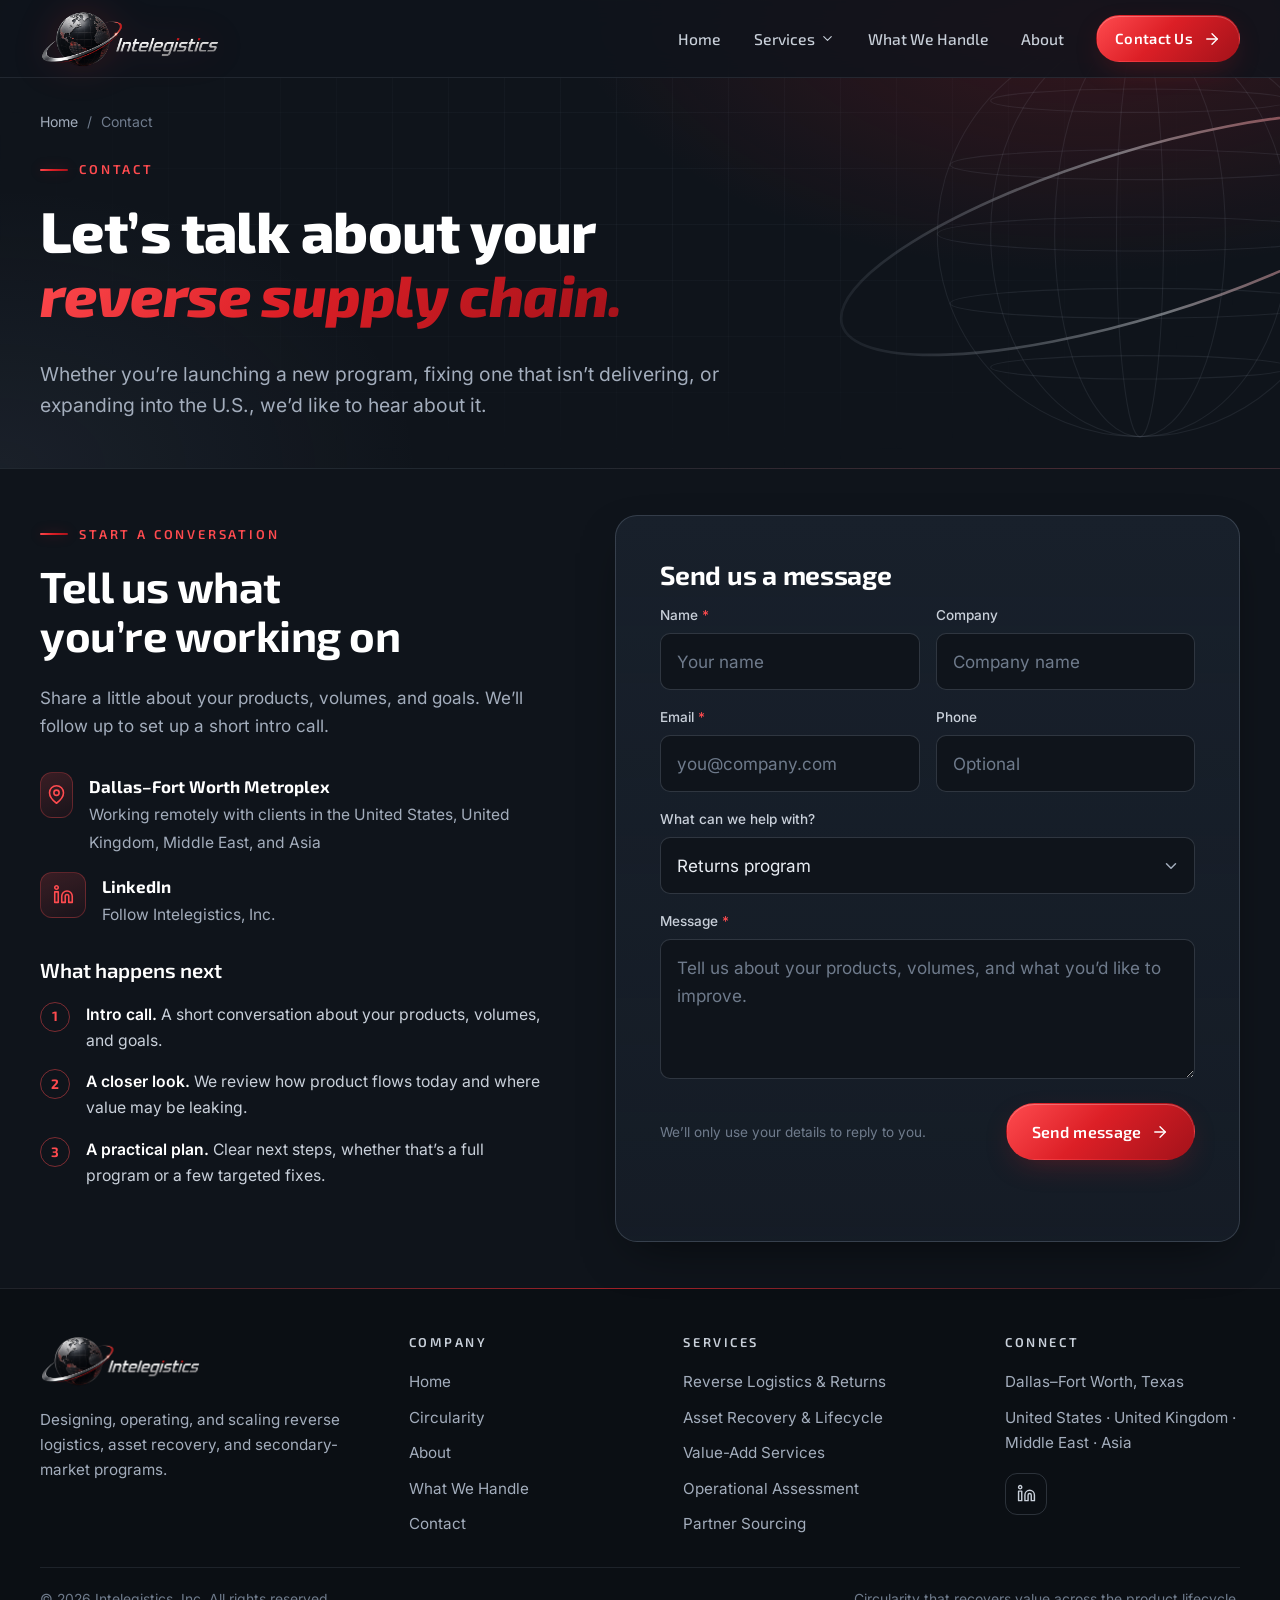
<file: contact.html>
<!DOCTYPE html>
<html lang="en">
<head>
  <meta charset="utf-8">
  <meta name="viewport" content="width=device-width, initial-scale=1">
  <title>Contact | Intelegistics</title>
  <meta name="description" content="Talk to Intelegistics about returns, trade-in, refurbishment, ITAD, secondary-market sales, partner sourcing, or U.S. market entry.">
  <meta name="theme-color" content="#0f141b">
  <meta property="og:type" content="website">
  <meta property="og:site_name" content="Intelegistics, Inc.">
  <meta property="og:title" content="Contact | Intelegistics">
  <meta property="og:description" content="Talk to Intelegistics about returns, trade-in, refurbishment, ITAD, secondary-market sales, partner sourcing, or U.S. market entry.">
  <link rel="icon" type="image/png" href="assets/img/favicon.png">
  <link rel="apple-touch-icon" href="assets/img/apple-touch-icon.png">
  <link rel="preload" href="assets/fonts/exo-2-latin-wght-normal.woff2" as="font" type="font/woff2" crossorigin>
  <link rel="preload" href="assets/fonts/inter-latin-wght-normal.woff2" as="font" type="font/woff2" crossorigin>
  <link rel="stylesheet" href="assets/css/style.css">
  <script>
    /* Photo slots load the file named in src (.webp); if it is missing they try .jpg, .jpeg, .png (any case). If none exists, the placeholder stays. */
    window.__photoExt = ["webp", "jpg", "jpeg", "png", "WEBP", "JPG", "JPEG", "PNG"];
    function __photo(img) {
      var n = +(img.dataset.n || 0), cur = (img.getAttribute("src") || "").split(".").pop();
      while (n < __photoExt.length && __photoExt[n] === cur) n++;
      if (n < __photoExt.length) { img.dataset.n = n + 1; img.src = img.dataset.base + "." + __photoExt[n]; }
      else { img.remove(); }
    }
    /* Frames marked data-fit="natural" take the photo's own proportions, so nothing gets cropped. */
    function __photoFit(img) {
      var f = img.parentNode;
      if (f && f.dataset.fit === "natural" && img.naturalWidth) f.style.setProperty("--ratio", img.naturalWidth + " / " + img.naturalHeight);
    }
  </script>
</head>
<body>
<a class="skip-link" href="#main">Skip to content</a>
<header class="site-header is-solid">
  <div class="container nav">
    <a class="brand" href="index.html" aria-label="Intelegistics home"><img src="assets/img/logo.png" alt="Intelegistics" width="188" height="58"></a>
    <button class="nav-toggle" aria-label="Open menu" aria-expanded="false" aria-controls="nav-panel"><span></span></button>
    <nav class="nav-panel" id="nav-panel" aria-label="Main">
      <ul class="nav-menu">
        <li><a class="nav-link" href="index.html">Home</a></li>
        <li class="has-dropdown">
          <button class="nav-link" aria-expanded="false" aria-haspopup="true">Services <svg class="chev" viewBox="0 0 24 24" fill="none" stroke="currentColor" stroke-width="1.8" stroke-linecap="round" stroke-linejoin="round" aria-hidden="true"><path d="m6 9 6 6 6-6"/></svg></button>
          <ul class="dropdown">
<li><a href="return-logistics.html"><svg class="icon" viewBox="0 0 24 24" fill="none" stroke="currentColor" stroke-width="1.8" stroke-linecap="round" stroke-linejoin="round" aria-hidden="true"><circle cx="6" cy="19" r="3"/><path d="M9 19h8.5a3.5 3.5 0 0 0 0-7h-11a3.5 3.5 0 0 1 0-7H15"/><circle cx="18" cy="5" r="3"/></svg><div><strong>Reverse Logistics & Returns</strong><span>Program design, assessment, and workflow</span></div></a></li>
<li><a href="refurbishing.html"><svg class="icon" viewBox="0 0 24 24" fill="none" stroke="currentColor" stroke-width="1.8" stroke-linecap="round" stroke-linejoin="round" aria-hidden="true"><path d="M14.7 6.3a1 1 0 0 0 0 1.4l1.6 1.6a1 1 0 0 0 1.4 0l3.77-3.77a6 6 0 0 1-7.94 7.94l-6.91 6.91a2.12 2.12 0 0 1-3-3l6.91-6.91a6 6 0 0 1 7.94-7.94l-3.76 3.76z"/></svg><div><strong>Refurbishment & Lifecycle</strong><span>Device processing, grading, and ITAD</span></div></a></li>
<li><a href="value-add-services.html"><svg class="icon" viewBox="0 0 24 24" fill="none" stroke="currentColor" stroke-width="1.8" stroke-linecap="round" stroke-linejoin="round" aria-hidden="true"><path d="m22 7-8.5 8.5-5-5L2 17"/><path d="M16 7h6v6"/></svg><div><strong>Value-Add Services</strong><span>Channels, buyers, partners, and market entry</span></div></a></li>
          </ul>
        </li>
        <li><a class="nav-link" href="what-we-handle.html">What We Handle</a></li>
        <li><a class="nav-link" href="about.html">About</a></li>
        <li class="nav-cta"><a class="btn btn-primary btn-sm" href="contact.html" aria-current="page">Contact Us <svg class="icon" viewBox="0 0 24 24" fill="none" stroke="currentColor" stroke-width="1.8" stroke-linecap="round" stroke-linejoin="round" aria-hidden="true"><path d="M5 12h14"/><path d="m12 5 7 7-7 7"/></svg></a></li>
      </ul>
    </nav>
  </div>
</header>
<main id="main">

<section class="page-hero">
  <div class="texture-grid"></div>
  <svg class="page-hero-orbit" viewBox="0 0 600 600" aria-hidden="true">
  <defs><linearGradient id="ph-ct-r" x1="0" x2="1"><stop offset="0" stop-color="#8b95a3" stop-opacity=".2"/><stop offset=".5" stop-color="#e9edf2" stop-opacity=".8"/><stop offset="1" stop-color="#ff4b4f"/></linearGradient></defs>
  <g fill="none" stroke="rgba(201,212,228,.16)">
    <circle cx="300" cy="300" r="190"/>
    <ellipse cx="300" cy="300" rx="140" ry="190"/><ellipse cx="300" cy="300" rx="80" ry="190"/><ellipse cx="300" cy="300" rx="22" ry="190"/>
    <ellipse cx="300" cy="300" rx="190" ry="16"/><ellipse cx="300" cy="235" rx="178" ry="14"/><ellipse cx="300" cy="365" rx="178" ry="14"/>
    <ellipse cx="300" cy="175" rx="140" ry="11"/><ellipse cx="300" cy="425" rx="140" ry="11"/>
  </g>
  <ellipse cx="300" cy="300" rx="292" ry="78" transform="rotate(-17 300 300)" fill="none" stroke="url(#ph-ct-r)" stroke-width="2.5"/>
</svg>
  <div class="container reveal">
    <nav aria-label="Breadcrumb"><ol class="breadcrumb"><li><a href="index.html">Home</a></li><li aria-current="page">Contact</li></ol></nav>
    <span class="eyebrow">Contact</span>
    <h1>Let&rsquo;s talk about your <span class="text-red">reverse supply chain.</span></h1>
    <p class="lead">Whether you&rsquo;re launching a new program, fixing one that isn&rsquo;t delivering, or expanding into the U.S., we&rsquo;d like to hear about it.</p>
    
  </div>
</section>

<section class="section">
  <div class="container contact-grid">
    <div class="reveal">
      <span class="eyebrow">Start a conversation</span>
      <h2>Tell us what you&rsquo;re working on</h2>
      <p class="muted">Share a little about your products, volumes, and goals. We&rsquo;ll follow up to set up a short intro call.</p>
      <ul class="contact-info">
        <li><div class="icon-tile"><svg class="icon" viewBox="0 0 24 24" fill="none" stroke="currentColor" stroke-width="1.8" stroke-linecap="round" stroke-linejoin="round" aria-hidden="true"><path d="M20 10c0 6-8 12-8 12s-8-6-8-12a8 8 0 0 1 16 0Z"/><circle cx="12" cy="10" r="3"/></svg></div><div><strong>Dallas&ndash;Fort Worth Metroplex</strong><span>Working remotely with clients in the United States, United Kingdom, Middle East, and Asia</span></div></li>
        <li><div class="icon-tile"><svg class="icon" viewBox="0 0 24 24" fill="none" stroke="currentColor" stroke-width="1.8" stroke-linecap="round" stroke-linejoin="round" aria-hidden="true"><path d="M16 8a6 6 0 0 1 6 6v7h-4v-7a2 2 0 0 0-2-2 2 2 0 0 0-2 2v7h-4v-7a6 6 0 0 1 6-6z"/><rect x="2" y="9" width="4" height="12"/><circle cx="4" cy="4" r="2"/></svg></div><div><strong>LinkedIn</strong><a data-linkedin href="https://www.linkedin.com/company/109301424/" target="_blank" rel="noopener">Follow Intelegistics, Inc.</a></div></li>
        <li data-email-item><div class="icon-tile"><svg class="icon" viewBox="0 0 24 24" fill="none" stroke="currentColor" stroke-width="1.8" stroke-linecap="round" stroke-linejoin="round" aria-hidden="true"><rect x="2" y="4" width="20" height="16" rx="2"/><path d="m22 7-10 5L2 7"/></svg></div><div><strong>Email</strong><a href="#">&nbsp;</a></div></li>
      </ul>
      <h3 class="contact-next-heading">What happens next</h3>
      <ol class="steps-mini">
        <li><span><strong>Intro call.</strong> A short conversation about your products, volumes, and goals.</span></li>
        <li><span><strong>A closer look.</strong> We review how product flows today and where value may be leaking.</span></li>
        <li><span><strong>A practical plan.</strong> Clear next steps, whether that&rsquo;s a full program or a few targeted fixes.</span></li>
      </ol>
    </div>
    <div class="form-card reveal">
      <h2>Send us a message</h2>
      <form id="contact-form" novalidate>
        <div class="form-grid">
          <div class="field"><label for="f-name">Name <span class="req">*</span></label><input id="f-name" name="name" autocomplete="name" required maxlength="120" placeholder="Your name"></div>
          <div class="field"><label for="f-company">Company</label><input id="f-company" name="company" autocomplete="organization" maxlength="160" placeholder="Company name"></div>
          <div class="field"><label for="f-email">Email <span class="req">*</span></label><input id="f-email" name="email" type="email" autocomplete="email" required maxlength="254" placeholder="you@company.com"></div>
          <div class="field"><label for="f-phone">Phone</label><input id="f-phone" name="phone" type="tel" autocomplete="tel" maxlength="40" placeholder="Optional"></div>
          <div class="field field--full"><label for="f-topic">What can we help with?</label><select id="f-topic" name="topic"><option>Returns program</option><option>Trade-in or buyback</option><option>Refurbishment</option><option>ITAD / end-of-life</option><option>Secondary-market &amp; export sales</option><option>Partner sourcing (3PL, processing, technology)</option><option>U.S. market entry</option><option>Something else</option></select></div>
          <div class="field field--full"><label for="f-msg">Message <span class="req">*</span></label><textarea id="f-msg" name="message" required maxlength="5000" placeholder="Tell us about your products, volumes, and what you&rsquo;d like to improve."></textarea></div>
        </div>
        <!-- Spam trap: hidden from people, filled in by bots. Leave empty. -->
        <div aria-hidden="true" style="position:absolute;left:-10000px;top:auto;width:1px;height:1px;overflow:hidden"><label for="f-website">Website</label><input id="f-website" name="website" type="text" tabindex="-1" autocomplete="off"></div>
        <div class="form-foot">
          <p class="form-note">We&rsquo;ll only use your details to reply to you.</p>
          <button class="btn btn-primary" type="submit">Send message <svg class="icon" viewBox="0 0 24 24" fill="none" stroke="currentColor" stroke-width="1.8" stroke-linecap="round" stroke-linejoin="round" aria-hidden="true"><path d="M5 12h14"/><path d="m12 5 7 7-7 7"/></svg></button>
        </div>
        <p class="form-status" role="status" aria-live="polite"></p>
      </form>
    </div>
  </div>
</section>

</main>
<footer class="site-footer">
  <div class="container">
    <div class="footer-grid">
      <div class="footer-brand">
        <img src="assets/img/logo.png" alt="Intelegistics" width="168" height="52" loading="lazy">
        <p>Designing, operating, and scaling reverse logistics, asset recovery, and secondary-market programs.</p>
      </div>
      <div>
        <h4>Company</h4>
        <ul class="footer-links">
          <li><a href="index.html">Home</a></li>
          <li><a href="index.html#circularity">Circularity</a></li>
          <li><a href="about.html">About</a></li>
          <li><a href="what-we-handle.html">What We Handle</a></li>
          <li><a href="contact.html">Contact</a></li>
        </ul>
      </div>
      <div>
        <h4>Services</h4>
        <ul class="footer-links">
          <li><a href="return-logistics.html">Reverse Logistics &amp; Returns</a></li>
          <li><a href="refurbishing.html">Asset Recovery &amp; Lifecycle</a></li>
          <li><a href="value-add-services.html">Value-Add Services</a></li>
          <li><a href="return-logistics.html#assessment">Operational Assessment</a></li>
          <li><a href="value-add-services.html#partners">Partner Sourcing</a></li>
        </ul>
      </div>
      <div>
        <h4>Connect</h4>
        <ul class="footer-links">
          <li>Dallas&ndash;Fort Worth, Texas</li>
          <li>United States &middot; United Kingdom &middot; Middle East &middot; Asia</li>
          <li data-email-item><a href="#">&nbsp;</a></li>
        </ul>
        <div class="social" style="margin-top:1.1rem">
          <a data-linkedin href="https://www.linkedin.com/company/109301424/" target="_blank" rel="noopener" aria-label="Intelegistics on LinkedIn"><svg class="icon" viewBox="0 0 24 24" fill="none" stroke="currentColor" stroke-width="1.8" stroke-linecap="round" stroke-linejoin="round" aria-hidden="true"><path d="M16 8a6 6 0 0 1 6 6v7h-4v-7a2 2 0 0 0-2-2 2 2 0 0 0-2 2v7h-4v-7a6 6 0 0 1 6-6z"/><rect x="2" y="9" width="4" height="12"/><circle cx="4" cy="4" r="2"/></svg></a>
        </div>
      </div>
    </div>
    <div class="footer-bottom">
      <span>&copy; <span data-year>2026</span> Intelegistics, Inc. All rights reserved.</span>
      <span>Circularity that recovers value across the product lifecycle.</span>
    </div>
  </div>
</footer>
<script src="assets/js/main.js"></script>
<script src="assets/js/preload.js" defer></script>
<script src="assets/js/track.js" defer></script>
</body>
</html>
</file>
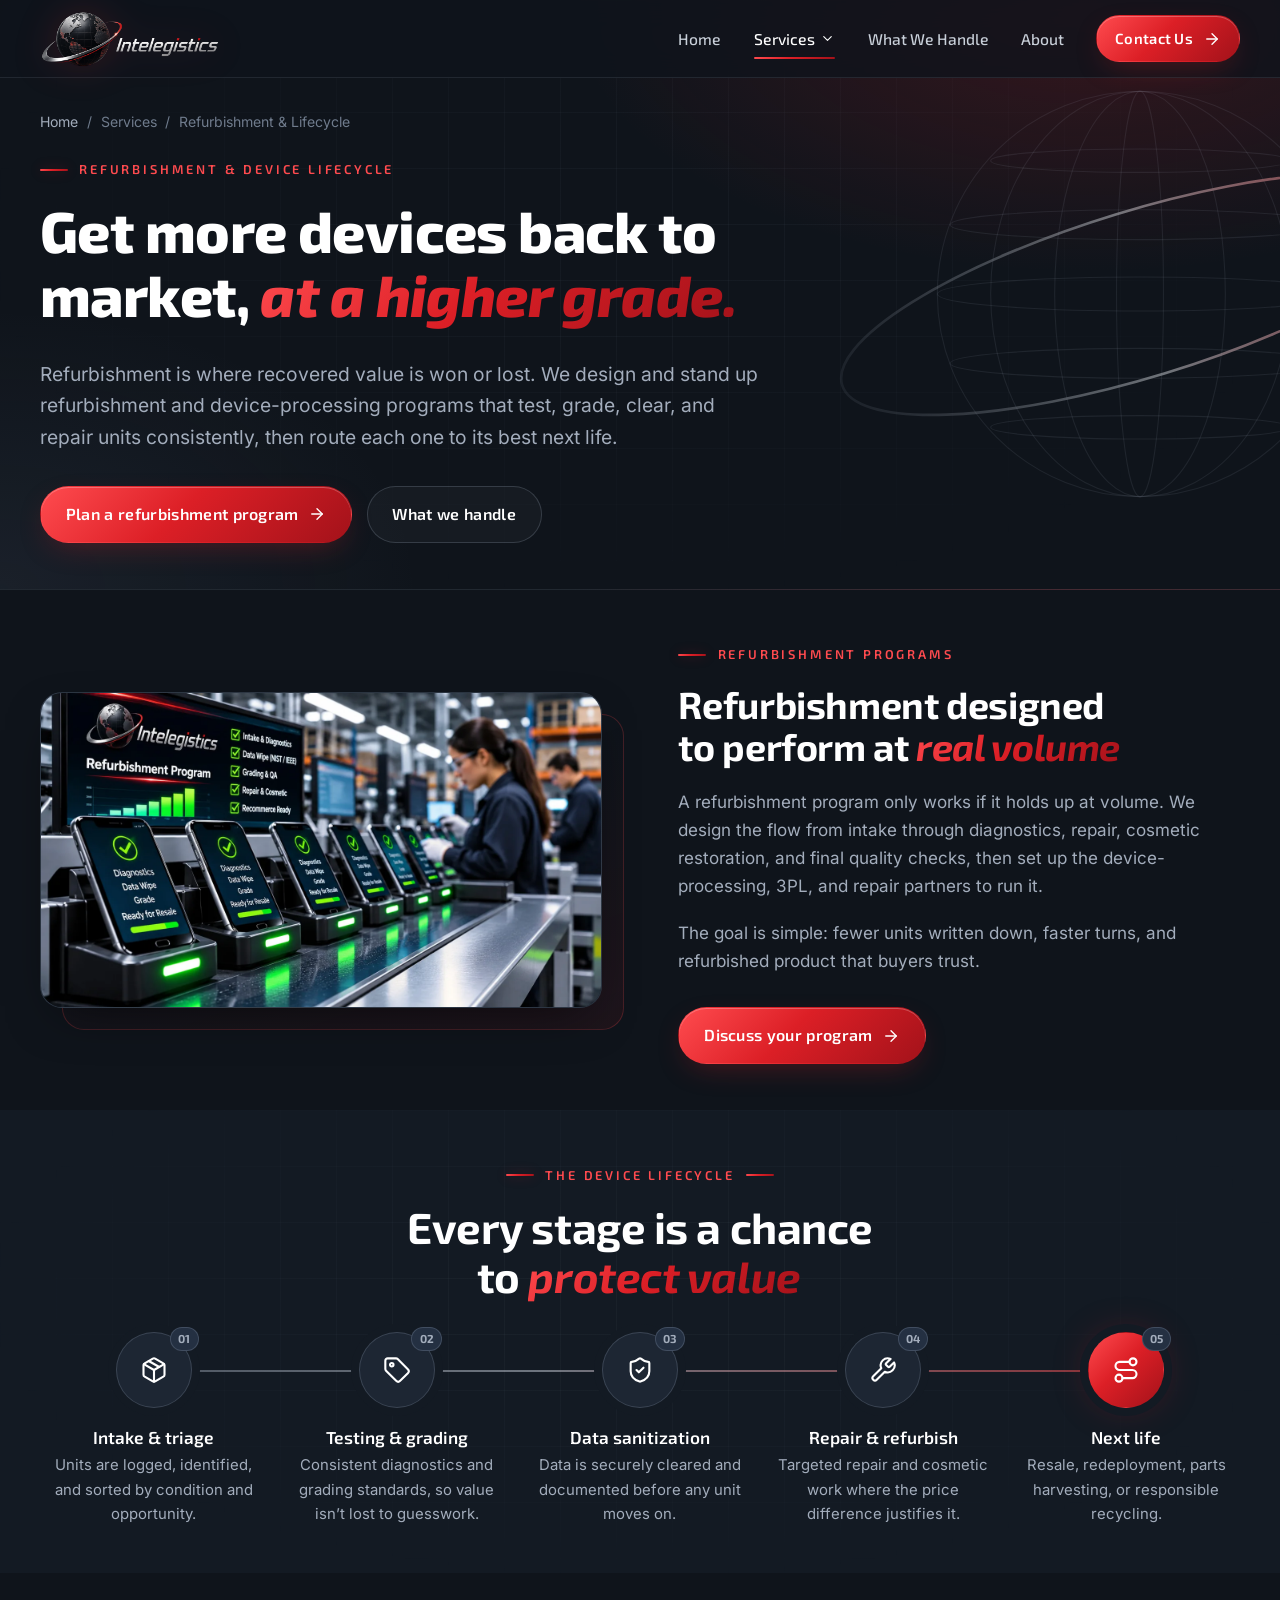
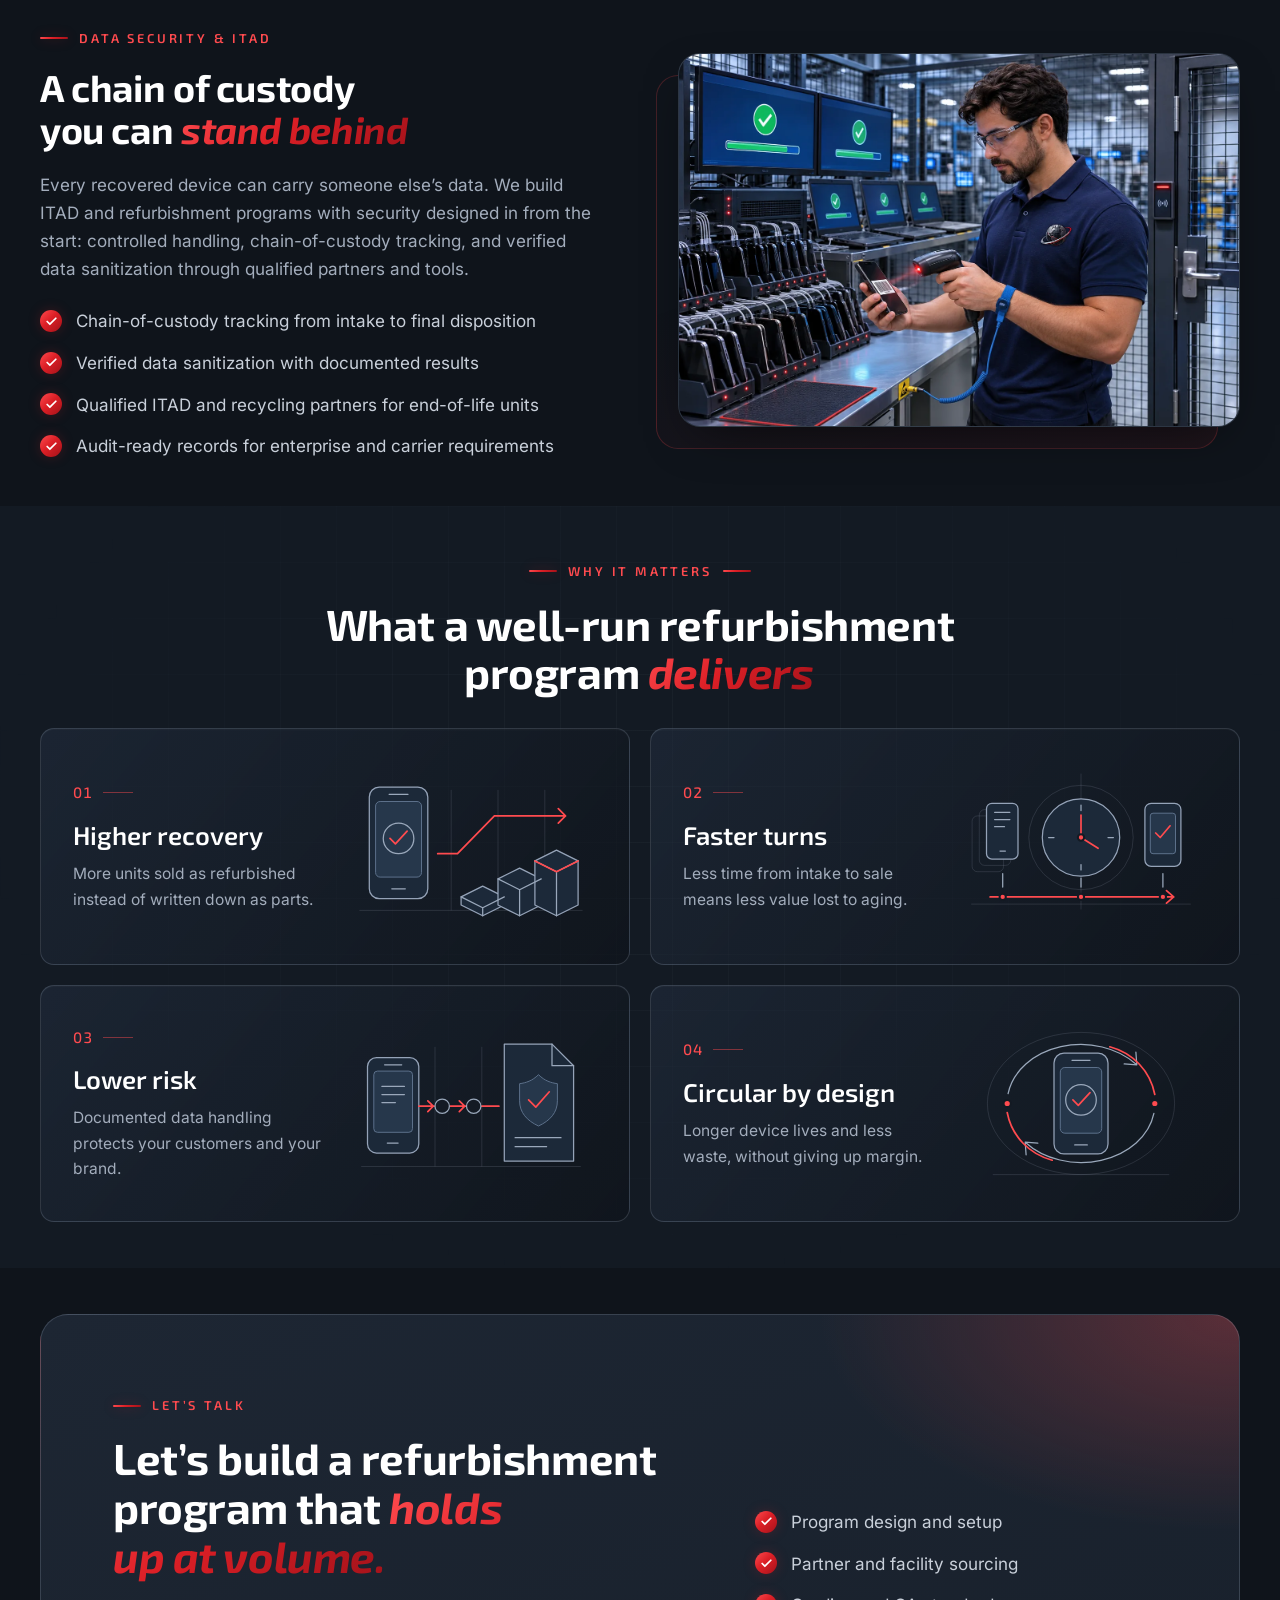
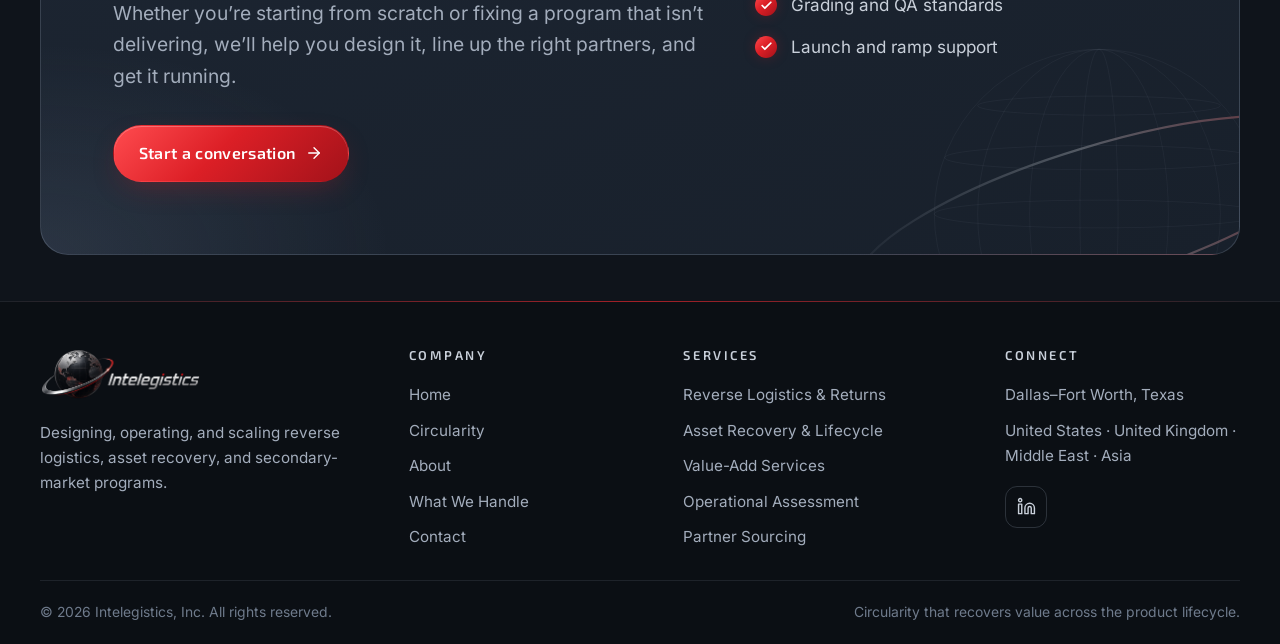
<file: refurbishing.html>
<!DOCTYPE html>
<html lang="en">
<head>
  <meta charset="utf-8">
  <meta name="viewport" content="width=device-width, initial-scale=1">
  <title>Refurbishment & Device Lifecycle | Intelegistics</title>
  <meta name="description" content="Refurbishment and device-processing program design: intake, testing and grading, data sanitization, repair, and routing every device to its best next life.">
  <meta name="theme-color" content="#0f141b">
  <meta property="og:type" content="website">
  <meta property="og:site_name" content="Intelegistics, Inc.">
  <meta property="og:title" content="Refurbishment & Device Lifecycle | Intelegistics">
  <meta property="og:description" content="Refurbishment and device-processing program design: intake, testing and grading, data sanitization, repair, and routing every device to its best next life.">
  <link rel="icon" type="image/png" href="assets/img/favicon.png">
  <link rel="apple-touch-icon" href="assets/img/apple-touch-icon.png">
  <link rel="preload" href="assets/fonts/exo-2-latin-wght-normal.woff2" as="font" type="font/woff2" crossorigin>
  <link rel="preload" href="assets/fonts/inter-latin-wght-normal.woff2" as="font" type="font/woff2" crossorigin>
  <link rel="stylesheet" href="assets/css/style.css">
  <script>
    /* Photo slots load the file named in src (.webp); if it is missing they try .jpg, .jpeg, .png (any case). If none exists, the placeholder stays. */
    window.__photoExt = ["webp", "jpg", "jpeg", "png", "WEBP", "JPG", "JPEG", "PNG"];
    function __photo(img) {
      var n = +(img.dataset.n || 0), cur = (img.getAttribute("src") || "").split(".").pop();
      while (n < __photoExt.length && __photoExt[n] === cur) n++;
      if (n < __photoExt.length) { img.dataset.n = n + 1; img.src = img.dataset.base + "." + __photoExt[n]; }
      else { img.remove(); }
    }
    /* Frames marked data-fit="natural" take the photo's own proportions, so nothing gets cropped. */
    function __photoFit(img) {
      var f = img.parentNode;
      if (f && f.dataset.fit === "natural" && img.naturalWidth) f.style.setProperty("--ratio", img.naturalWidth + " / " + img.naturalHeight);
    }
  </script>
</head>
<body>
<a class="skip-link" href="#main">Skip to content</a>
<header class="site-header is-solid">
  <div class="container nav">
    <a class="brand" href="index.html" aria-label="Intelegistics home"><img src="assets/img/logo.png" alt="Intelegistics" width="188" height="58"></a>
    <button class="nav-toggle" aria-label="Open menu" aria-expanded="false" aria-controls="nav-panel"><span></span></button>
    <nav class="nav-panel" id="nav-panel" aria-label="Main">
      <ul class="nav-menu">
        <li><a class="nav-link" href="index.html">Home</a></li>
        <li class="has-dropdown is-active">
          <button class="nav-link" aria-expanded="false" aria-haspopup="true">Services <svg class="chev" viewBox="0 0 24 24" fill="none" stroke="currentColor" stroke-width="1.8" stroke-linecap="round" stroke-linejoin="round" aria-hidden="true"><path d="m6 9 6 6 6-6"/></svg></button>
          <ul class="dropdown">
<li><a href="return-logistics.html"><svg class="icon" viewBox="0 0 24 24" fill="none" stroke="currentColor" stroke-width="1.8" stroke-linecap="round" stroke-linejoin="round" aria-hidden="true"><circle cx="6" cy="19" r="3"/><path d="M9 19h8.5a3.5 3.5 0 0 0 0-7h-11a3.5 3.5 0 0 1 0-7H15"/><circle cx="18" cy="5" r="3"/></svg><div><strong>Reverse Logistics & Returns</strong><span>Program design, assessment, and workflow</span></div></a></li>
<li><a href="refurbishing.html" aria-current="page"><svg class="icon" viewBox="0 0 24 24" fill="none" stroke="currentColor" stroke-width="1.8" stroke-linecap="round" stroke-linejoin="round" aria-hidden="true"><path d="M14.7 6.3a1 1 0 0 0 0 1.4l1.6 1.6a1 1 0 0 0 1.4 0l3.77-3.77a6 6 0 0 1-7.94 7.94l-6.91 6.91a2.12 2.12 0 0 1-3-3l6.91-6.91a6 6 0 0 1 7.94-7.94l-3.76 3.76z"/></svg><div><strong>Refurbishment & Lifecycle</strong><span>Device processing, grading, and ITAD</span></div></a></li>
<li><a href="value-add-services.html"><svg class="icon" viewBox="0 0 24 24" fill="none" stroke="currentColor" stroke-width="1.8" stroke-linecap="round" stroke-linejoin="round" aria-hidden="true"><path d="m22 7-8.5 8.5-5-5L2 17"/><path d="M16 7h6v6"/></svg><div><strong>Value-Add Services</strong><span>Channels, buyers, partners, and market entry</span></div></a></li>
          </ul>
        </li>
        <li><a class="nav-link" href="what-we-handle.html">What We Handle</a></li>
        <li><a class="nav-link" href="about.html">About</a></li>
        <li class="nav-cta"><a class="btn btn-primary btn-sm" href="contact.html">Contact Us <svg class="icon" viewBox="0 0 24 24" fill="none" stroke="currentColor" stroke-width="1.8" stroke-linecap="round" stroke-linejoin="round" aria-hidden="true"><path d="M5 12h14"/><path d="m12 5 7 7-7 7"/></svg></a></li>
      </ul>
    </nav>
  </div>
</header>
<main id="main">

<section class="page-hero">
  <div class="texture-grid"></div>
  <svg class="page-hero-orbit" viewBox="0 0 600 600" aria-hidden="true">
  <defs><linearGradient id="ph-rf-r" x1="0" x2="1"><stop offset="0" stop-color="#8b95a3" stop-opacity=".2"/><stop offset=".5" stop-color="#e9edf2" stop-opacity=".8"/><stop offset="1" stop-color="#ff4b4f"/></linearGradient></defs>
  <g fill="none" stroke="rgba(201,212,228,.16)">
    <circle cx="300" cy="300" r="190"/>
    <ellipse cx="300" cy="300" rx="140" ry="190"/><ellipse cx="300" cy="300" rx="80" ry="190"/><ellipse cx="300" cy="300" rx="22" ry="190"/>
    <ellipse cx="300" cy="300" rx="190" ry="16"/><ellipse cx="300" cy="235" rx="178" ry="14"/><ellipse cx="300" cy="365" rx="178" ry="14"/>
    <ellipse cx="300" cy="175" rx="140" ry="11"/><ellipse cx="300" cy="425" rx="140" ry="11"/>
  </g>
  <ellipse cx="300" cy="300" rx="292" ry="78" transform="rotate(-17 300 300)" fill="none" stroke="url(#ph-rf-r)" stroke-width="2.5"/>
</svg>
  <div class="container reveal">
    <nav aria-label="Breadcrumb"><ol class="breadcrumb"><li><a href="index.html">Home</a></li><li aria-current="page">Services</li><li aria-current="page">Refurbishment &amp; Lifecycle</li></ol></nav>
    <span class="eyebrow">Refurbishment &amp; device lifecycle</span>
    <h1>Get more devices back to market, <span class="text-red">at a higher grade.</span></h1>
    <p class="lead">Refurbishment is where recovered value is won or lost. We design and stand up refurbishment and device-processing programs that test, grade, clear, and repair units consistently, then route each one to its best next life.</p>
    <div class="btn-row"><a class="btn btn-primary" href="contact.html">Plan a refurbishment program <svg class="icon" viewBox="0 0 24 24" fill="none" stroke="currentColor" stroke-width="1.8" stroke-linecap="round" stroke-linejoin="round" aria-hidden="true"><path d="M5 12h14"/><path d="m12 5 7 7-7 7"/></svg></a><a class="btn btn-ghost" href="what-we-handle.html">What we handle</a></div>
  </div>
</section>

<section class="section">
  <div class="container">
    <div class="split">
  <div class="split-media reveal"><figure class="photo-slot" style="--ratio:4 / 3" data-photo-slot="refurb-bench" data-fit="natural">
  <img src="assets/img/photos/refurb-bench.webp" data-base="assets/img/photos/refurb-bench" alt="Technicians refurbishing smartphones at a repair bench" loading="lazy" decoding="async" onload="__photoFit(this)" onerror="__photo(this)">
  <figcaption class="photo-slot-label"><svg class="icon" viewBox="0 0 24 24" fill="none" stroke="currentColor" stroke-width="1.8" stroke-linecap="round" stroke-linejoin="round" aria-hidden="true"><path d="M14.5 4h-5L7 7H4a2 2 0 0 0-2 2v9a2 2 0 0 0 2 2h16a2 2 0 0 0 2-2V9a2 2 0 0 0-2-2h-3l-2.5-3z"/><circle cx="12" cy="13" r="3"/></svg><span>Photo: Technicians refurbishing smartphones at a repair bench</span><code>photos/refurb-bench.jpg or .png</code></figcaption>
</figure></div>
  <div class="split-body reveal">
      <span class="eyebrow">Refurbishment programs</span>
      <h2>Refurbishment designed to perform at <span class="text-red">real volume</span></h2>
      <p class="muted">A refurbishment program only works if it holds up at volume. We design the flow from intake through diagnostics, repair, cosmetic restoration, and final quality checks, then set up the device-processing, 3PL, and repair partners to run it.</p>
      <p class="muted">The goal is simple: fewer units written down, faster turns, and refurbished product that buyers trust.</p>
      <div class="btn-row"><a class="btn btn-primary" href="contact.html">Discuss your program <svg class="icon" viewBox="0 0 24 24" fill="none" stroke="currentColor" stroke-width="1.8" stroke-linecap="round" stroke-linejoin="round" aria-hidden="true"><path d="M5 12h14"/><path d="m12 5 7 7-7 7"/></svg></a></div></div>
</div>
  </div>
</section>

<section class="section section--alt">
  <div class="texture-grid"></div>
  <div class="container">
    <div class="section-head center reveal">
  <span class="eyebrow">The device lifecycle</span>
  <h2>Every stage is a chance to <span class="text-red">protect value</span></h2>
  
</div>
    <ol class="flow reveal-stagger"><li><div class="flow-node"><svg class="icon" viewBox="0 0 24 24" fill="none" stroke="currentColor" stroke-width="1.8" stroke-linecap="round" stroke-linejoin="round" aria-hidden="true"><path d="m7.5 4.27 9 5.15"/><path d="M21 8a2 2 0 0 0-1-1.73l-7-4a2 2 0 0 0-2 0l-7 4A2 2 0 0 0 3 8v8a2 2 0 0 0 1 1.73l7 4a2 2 0 0 0 2 0l7-4A2 2 0 0 0 21 16Z"/><path d="m3.3 7 8.7 5 8.7-5"/><path d="M12 22V12"/></svg></div><h3>Intake &amp; triage</h3><p>Units are logged, identified, and sorted by condition and opportunity.</p></li><li><div class="flow-node"><svg class="icon" viewBox="0 0 24 24" fill="none" stroke="currentColor" stroke-width="1.8" stroke-linecap="round" stroke-linejoin="round" aria-hidden="true"><path d="M12.59 2.59A2 2 0 0 0 11.17 2H4a2 2 0 0 0-2 2v7.17a2 2 0 0 0 .59 1.42l8.7 8.7a2.43 2.43 0 0 0 3.42 0l6.58-6.58a2.43 2.43 0 0 0 0-3.42z"/><circle cx="7.5" cy="7.5" r="1.5"/></svg></div><h3>Testing &amp; grading</h3><p>Consistent diagnostics and grading standards, so value isn&rsquo;t lost to guesswork.</p></li><li><div class="flow-node"><svg class="icon" viewBox="0 0 24 24" fill="none" stroke="currentColor" stroke-width="1.8" stroke-linecap="round" stroke-linejoin="round" aria-hidden="true"><path d="M20 13c0 5-3.5 7.5-7.66 8.95a1 1 0 0 1-.67-.01C7.5 20.5 4 18 4 13V6a1 1 0 0 1 1-1c2 0 4.5-1.2 6.24-2.72a1.17 1.17 0 0 1 1.52 0C14.51 3.81 17 5 19 5a1 1 0 0 1 1 1z"/><path d="m9 12 2 2 4-4"/></svg></div><h3>Data sanitization</h3><p>Data is securely cleared and documented before any unit moves on.</p></li><li><div class="flow-node"><svg class="icon" viewBox="0 0 24 24" fill="none" stroke="currentColor" stroke-width="1.8" stroke-linecap="round" stroke-linejoin="round" aria-hidden="true"><path d="M14.7 6.3a1 1 0 0 0 0 1.4l1.6 1.6a1 1 0 0 0 1.4 0l3.77-3.77a6 6 0 0 1-7.94 7.94l-6.91 6.91a2.12 2.12 0 0 1-3-3l6.91-6.91a6 6 0 0 1 7.94-7.94l-3.76 3.76z"/></svg></div><h3>Repair &amp; refurbish</h3><p>Targeted repair and cosmetic work where the price difference justifies it.</p></li><li><div class="flow-node"><svg class="icon" viewBox="0 0 24 24" fill="none" stroke="currentColor" stroke-width="1.8" stroke-linecap="round" stroke-linejoin="round" aria-hidden="true"><circle cx="6" cy="19" r="3"/><path d="M9 19h8.5a3.5 3.5 0 0 0 0-7h-11a3.5 3.5 0 0 1 0-7H15"/><circle cx="18" cy="5" r="3"/></svg></div><h3>Next life</h3><p>Resale, redeployment, parts harvesting, or responsible recycling.</p></li></ol>
  </div>
</section>

<section class="section">
  <div class="container">
    <div class="split split--reverse">
  <div class="split-media reveal"><figure class="photo-slot" style="--ratio:4 / 3" data-photo-slot="refurb-data-security" data-fit="natural">
  <img src="assets/img/photos/refurb-data-security.webp" data-base="assets/img/photos/refurb-data-security" alt="Secure data-wipe station with devices connected" loading="lazy" decoding="async" onload="__photoFit(this)" onerror="__photo(this)">
  <figcaption class="photo-slot-label"><svg class="icon" viewBox="0 0 24 24" fill="none" stroke="currentColor" stroke-width="1.8" stroke-linecap="round" stroke-linejoin="round" aria-hidden="true"><path d="M14.5 4h-5L7 7H4a2 2 0 0 0-2 2v9a2 2 0 0 0 2 2h16a2 2 0 0 0 2-2V9a2 2 0 0 0-2-2h-3l-2.5-3z"/><circle cx="12" cy="13" r="3"/></svg><span>Photo: Secure data-wipe station with devices connected</span><code>photos/refurb-data-security.jpg or .png</code></figcaption>
</figure></div>
  <div class="split-body reveal">
      <span class="eyebrow">Data security &amp; ITAD</span>
      <h2>A chain of custody you can <span class="text-red">stand behind</span></h2>
      <p class="muted">Every recovered device can carry someone else&rsquo;s data. We build ITAD and refurbishment programs with security designed in from the start: controlled handling, chain-of-custody tracking, and verified data sanitization through qualified partners and tools.</p>
      <ul class="check-list"><li><span>Chain-of-custody tracking from intake to final disposition</span></li><li><span>Verified data sanitization with documented results</span></li><li><span>Qualified ITAD and recycling partners for end-of-life units</span></li><li><span>Audit-ready records for enterprise and carrier requirements</span></li></ul></div>
</div>
  </div>
</section>

<section class="section section--alt refurb-outcomes" aria-labelledby="refurb-outcomes-title">
  <div class="texture-grid"></div>
  <div class="container">
    <div class="section-head center reveal">
      <span class="eyebrow">Why it matters</span>
      <h2 id="refurb-outcomes-title">What a well-run refurbishment program <span class="text-red">delivers</span></h2>
    </div>
    <div class="card-slideshow reveal" data-card-slideshow data-slideshow-label="Refurbishment outcomes" data-slideshow-track-label="Refurbishment outcome cards. Use left and right arrow keys to browse.">
      <ul class="refurb-outcomes-grid" id="refurb-outcome-slides" role="list" data-slideshow-track>
        <li class="refurb-outcome">
          <div class="refurb-outcome-copy">
            <span class="refurb-outcome-index" aria-hidden="true">01</span>
            <h3>Higher recovery</h3>
            <p>More units sold as refurbished instead of written down as parts.</p>
          </div>
          <div class="refurb-outcome-visual">
            <svg class="refurb-outcome-art" viewBox="0 0 280 190" fill="none" aria-hidden="true" focusable="false">
              <path class="refurb-outcome-guide" d="M16 166h248M118 32v134m52-134v134m52-134v134"/>
              <rect class="refurb-outcome-surface" x="27" y="29" width="65" height="124" rx="11"/>
              <rect class="refurb-outcome-screen" x="34" y="45" width="51" height="84" rx="5"/>
              <path class="refurb-outcome-wire" d="M49 37h21m-18 105h15"/>
              <circle class="refurb-outcome-wire" cx="59.5" cy="86" r="17"/>
              <path class="refurb-outcome-accent" d="m50 86 6 6 13-14M103 103h22l41-42h79m-8-8 8 8-8 8"/>
              <g class="refurb-outcome-surface">
                <path d="m129 151 24-12 24 12v9l-24 12-24-12Z"/>
                <path d="m170 131 24-12 24 12v29l-24 12-24-12Z"/>
                <path d="m211 111 24-12 24 12v49l-24 12-24-12Z"/>
              </g>
              <path class="refurb-outcome-wire" d="m129 151 24 12 24-12m-24 12v9m17-41 24 12 24-12m-24 12v29m17-61 24 12 24-12m-24 12v49"/>
              <path class="refurb-outcome-accent" d="m211 111 24 12 24-12"/>
            </svg>
          </div>
        </li>
        <li class="refurb-outcome">
          <div class="refurb-outcome-copy">
            <span class="refurb-outcome-index" aria-hidden="true">02</span>
            <h3>Faster turns</h3>
            <p>Less time from intake to sale means less value lost to aging.</p>
          </div>
          <div class="refurb-outcome-visual">
            <svg class="refurb-outcome-art" viewBox="0 0 280 190" fill="none" aria-hidden="true" focusable="false">
              <path class="refurb-outcome-guide" d="M18 159h244M140 14v151"/>
              <circle class="refurb-outcome-guide" cx="140" cy="85" r="58"/>
              <circle class="refurb-outcome-surface" cx="140" cy="85" r="43"/>
              <path class="refurb-outcome-wire" d="M140 49v6m36 30h-6m-30 36v-6m-36-30h6"/>
              <path class="refurb-outcome-accent" d="M140 60v25l19 12"/>
              <circle class="refurb-outcome-point" cx="140" cy="85" r="3.5"/>
              <rect class="refurb-outcome-guide" x="19" y="61" width="35" height="62" rx="6"/>
              <rect class="refurb-outcome-guide" x="27" y="54" width="35" height="62" rx="6"/>
              <rect class="refurb-outcome-surface" x="35" y="47" width="35" height="62" rx="6"/>
              <path class="refurb-outcome-wire" d="M44 57h17m-17 8h17m-17 8h11m-5 27h6"/>
              <rect class="refurb-outcome-surface" x="211" y="47" width="40" height="70" rx="7"/>
              <rect class="refurb-outcome-screen" x="217" y="58" width="28" height="45" rx="3"/>
              <path class="refurb-outcome-accent" d="m223 80 5 5 11-13M39 151h204m-8-7 8 7-8 7"/>
              <g class="refurb-outcome-point"><circle cx="53" cy="151" r="3.5"/><circle cx="140" cy="151" r="3.5"/><circle cx="231" cy="151" r="3.5"/></g>
              <path class="refurb-outcome-wire" d="M53 125v15m87-10v10m91-15v15"/>
            </svg>
          </div>
        </li>
        <li class="refurb-outcome">
          <div class="refurb-outcome-copy">
            <span class="refurb-outcome-index" aria-hidden="true">03</span>
            <h3>Lower risk</h3>
            <p>Documented data handling protects your customers and your brand.</p>
          </div>
          <div class="refurb-outcome-visual">
            <svg class="refurb-outcome-art" viewBox="0 0 280 190" fill="none" aria-hidden="true" focusable="false">
              <path class="refurb-outcome-guide" d="M18 165h244M100 32v133m52-133v133"/>
              <rect class="refurb-outcome-surface" x="25" y="44" width="57" height="106" rx="10"/>
              <rect class="refurb-outcome-screen" x="32" y="59" width="43" height="68" rx="4"/>
              <path class="refurb-outcome-wire" d="M44 52h19m-22 24h25m-25 9h25m-25 9h15m-9 45h12"/>
              <path class="refurb-outcome-accent" d="M82 98h17m-7-6 6 6-6 6m25-6h17m-7-6 6 6-6 6m25-6h19"/>
              <circle class="refurb-outcome-wire" cx="108" cy="98" r="8"/><circle class="refurb-outcome-wire" cx="143" cy="98" r="8"/>
              <path class="refurb-outcome-surface" d="M177 29h53l24 24v106h-77Z"/>
              <path class="refurb-outcome-wire" d="M230 29v24h24m-65 80h51m-51 10h35"/>
              <path class="refurb-outcome-screen" d="M215 63c-7 7-14 9-21 10v19c0 13 8 22 21 28 13-6 21-15 21-28V73c-7-1-14-3-21-10Z"/>
              <path class="refurb-outcome-accent" d="m204 91 8 8 15-17"/>
            </svg>
          </div>
        </li>
        <li class="refurb-outcome">
          <div class="refurb-outcome-copy">
            <span class="refurb-outcome-index" aria-hidden="true">04</span>
            <h3>Circular by design</h3>
            <p>Longer device lives and less waste, without giving up margin.</p>
          </div>
          <div class="refurb-outcome-visual">
            <svg class="refurb-outcome-art" viewBox="0 0 280 190" fill="none" aria-hidden="true" focusable="false">
              <ellipse class="refurb-outcome-guide" cx="140" cy="95" rx="104" ry="79"/>
              <path class="refurb-outcome-wire" d="M59 84a82 65 0 0 1 143-32m-1-14 1 14-14-1M221 106a82 65 0 0 1-143 32m1 14-1-14 14 1"/>
              <path class="refurb-outcome-accent" d="M222 85c-5-26-24-46-50-53M58 105c5 26 24 46 50 53"/>
              <rect class="refurb-outcome-surface" x="110" y="39" width="60" height="112" rx="11"/>
              <rect class="refurb-outcome-screen" x="117" y="55" width="46" height="73" rx="5"/>
              <path class="refurb-outcome-wire" d="M130 47h20m-17 94h14"/>
              <circle class="refurb-outcome-wire" cx="140" cy="91" r="17"/>
              <path class="refurb-outcome-accent" d="m131 91 6 6 13-14"/>
              <g class="refurb-outcome-point"><circle cx="58" cy="95" r="4"/><circle cx="222" cy="95" r="4"/></g>
              <path class="refurb-outcome-guide" d="M42 174h196"/>
            </svg>
          </div>
        </li>
      </ul>
      <div class="card-slideshow-controls" data-slideshow-controls hidden>
        <p class="card-slideshow-status" data-slideshow-status aria-live="off" aria-atomic="true"><span data-slideshow-count>1 / 4</span></p>
        <div class="card-slideshow-navigation">
          <button class="leak-button" type="button" data-slideshow-prev aria-label="Previous refurbishment outcome" aria-controls="refurb-outcome-slides"><svg viewBox="0 0 24 24" fill="none" aria-hidden="true"><path d="M19 12H5m6-6-6 6 6 6"/></svg></button>
          <button class="leak-button" type="button" data-slideshow-rotation aria-label="Pause automatic slideshow" aria-controls="refurb-outcome-slides"><svg data-slideshow-pause viewBox="0 0 24 24" fill="none" aria-hidden="true"><path d="M9 5v14M15 5v14"/></svg><svg data-slideshow-play viewBox="0 0 24 24" fill="none" aria-hidden="true" hidden><path d="m9 5 10 7-10 7Z"/></svg></button>
          <button class="leak-button" type="button" data-slideshow-next aria-label="Next refurbishment outcome" aria-controls="refurb-outcome-slides"><svg viewBox="0 0 24 24" fill="none" aria-hidden="true"><path d="M5 12h14m-6-6 6 6-6 6"/></svg></button>
        </div>
      </div>
    </div>
  </div>
</section>

<section class="cta-band">
  <div class="container">
    <div class="cta-box reveal">
      <svg class="cta-orbit" viewBox="0 0 600 600" aria-hidden="true">
  <defs><linearGradient id="c-rf-r" x1="0" x2="1"><stop offset="0" stop-color="#8b95a3" stop-opacity=".2"/><stop offset=".5" stop-color="#e9edf2" stop-opacity=".8"/><stop offset="1" stop-color="#ff4b4f"/></linearGradient></defs>
  <g fill="none" stroke="rgba(201,212,228,.16)">
    <circle cx="300" cy="300" r="190"/>
    <ellipse cx="300" cy="300" rx="140" ry="190"/><ellipse cx="300" cy="300" rx="80" ry="190"/><ellipse cx="300" cy="300" rx="22" ry="190"/>
    <ellipse cx="300" cy="300" rx="190" ry="16"/><ellipse cx="300" cy="235" rx="178" ry="14"/><ellipse cx="300" cy="365" rx="178" ry="14"/>
    <ellipse cx="300" cy="175" rx="140" ry="11"/><ellipse cx="300" cy="425" rx="140" ry="11"/>
  </g>
  <ellipse cx="300" cy="300" rx="292" ry="78" transform="rotate(-17 300 300)" fill="none" stroke="url(#c-rf-r)" stroke-width="2.5"/>
</svg>
      <div style="position:relative">
        <span class="eyebrow">Let&rsquo;s talk</span>
        <h2>Let&rsquo;s build a refurbishment program that <span class="text-red">holds up at volume.</span></h2>
        <p class="lead">Whether you&rsquo;re starting from scratch or fixing a program that isn&rsquo;t delivering, we&rsquo;ll help you design it, line up the right partners, and get it running.</p>
        <div class="btn-row"><a class="btn btn-primary" href="contact.html">Start a conversation <svg class="icon" viewBox="0 0 24 24" fill="none" stroke="currentColor" stroke-width="1.8" stroke-linecap="round" stroke-linejoin="round" aria-hidden="true"><path d="M5 12h14"/><path d="m12 5 7 7-7 7"/></svg></a></div>
      </div>
      <div style="position:relative"><ul class="check-list"><li><span>Program design and setup</span></li><li><span>Partner and facility sourcing</span></li><li><span>Grading and QA standards</span></li><li><span>Launch and ramp support</span></li></ul></div>
    </div>
  </div>
</section>

</main>
<footer class="site-footer">
  <div class="container">
    <div class="footer-grid">
      <div class="footer-brand">
        <img src="assets/img/logo.png" alt="Intelegistics" width="168" height="52" loading="lazy">
        <p>Designing, operating, and scaling reverse logistics, asset recovery, and secondary-market programs.</p>
      </div>
      <div>
        <h4>Company</h4>
        <ul class="footer-links">
          <li><a href="index.html">Home</a></li>
          <li><a href="index.html#circularity">Circularity</a></li>
          <li><a href="about.html">About</a></li>
          <li><a href="what-we-handle.html">What We Handle</a></li>
          <li><a href="contact.html">Contact</a></li>
        </ul>
      </div>
      <div>
        <h4>Services</h4>
        <ul class="footer-links">
          <li><a href="return-logistics.html">Reverse Logistics &amp; Returns</a></li>
          <li><a href="refurbishing.html">Asset Recovery &amp; Lifecycle</a></li>
          <li><a href="value-add-services.html">Value-Add Services</a></li>
          <li><a href="return-logistics.html#assessment">Operational Assessment</a></li>
          <li><a href="value-add-services.html#partners">Partner Sourcing</a></li>
        </ul>
      </div>
      <div>
        <h4>Connect</h4>
        <ul class="footer-links">
          <li>Dallas&ndash;Fort Worth, Texas</li>
          <li>United States &middot; United Kingdom &middot; Middle East &middot; Asia</li>
          <li data-email-item><a href="#">&nbsp;</a></li>
        </ul>
        <div class="social" style="margin-top:1.1rem">
          <a data-linkedin href="https://www.linkedin.com/company/109301424/" target="_blank" rel="noopener" aria-label="Intelegistics on LinkedIn"><svg class="icon" viewBox="0 0 24 24" fill="none" stroke="currentColor" stroke-width="1.8" stroke-linecap="round" stroke-linejoin="round" aria-hidden="true"><path d="M16 8a6 6 0 0 1 6 6v7h-4v-7a2 2 0 0 0-2-2 2 2 0 0 0-2 2v7h-4v-7a6 6 0 0 1 6-6z"/><rect x="2" y="9" width="4" height="12"/><circle cx="4" cy="4" r="2"/></svg></a>
        </div>
      </div>
    </div>
    <div class="footer-bottom">
      <span>&copy; <span data-year>2026</span> Intelegistics, Inc. All rights reserved.</span>
      <span>Circularity that recovers value across the product lifecycle.</span>
    </div>
  </div>
</footer>
<script src="assets/js/main.js"></script>
<script src="assets/js/device-slideshow.js" defer></script>
<script src="assets/js/preload.js" defer></script>
<script src="assets/js/track.js" defer></script>
</body>
</html>
</file>
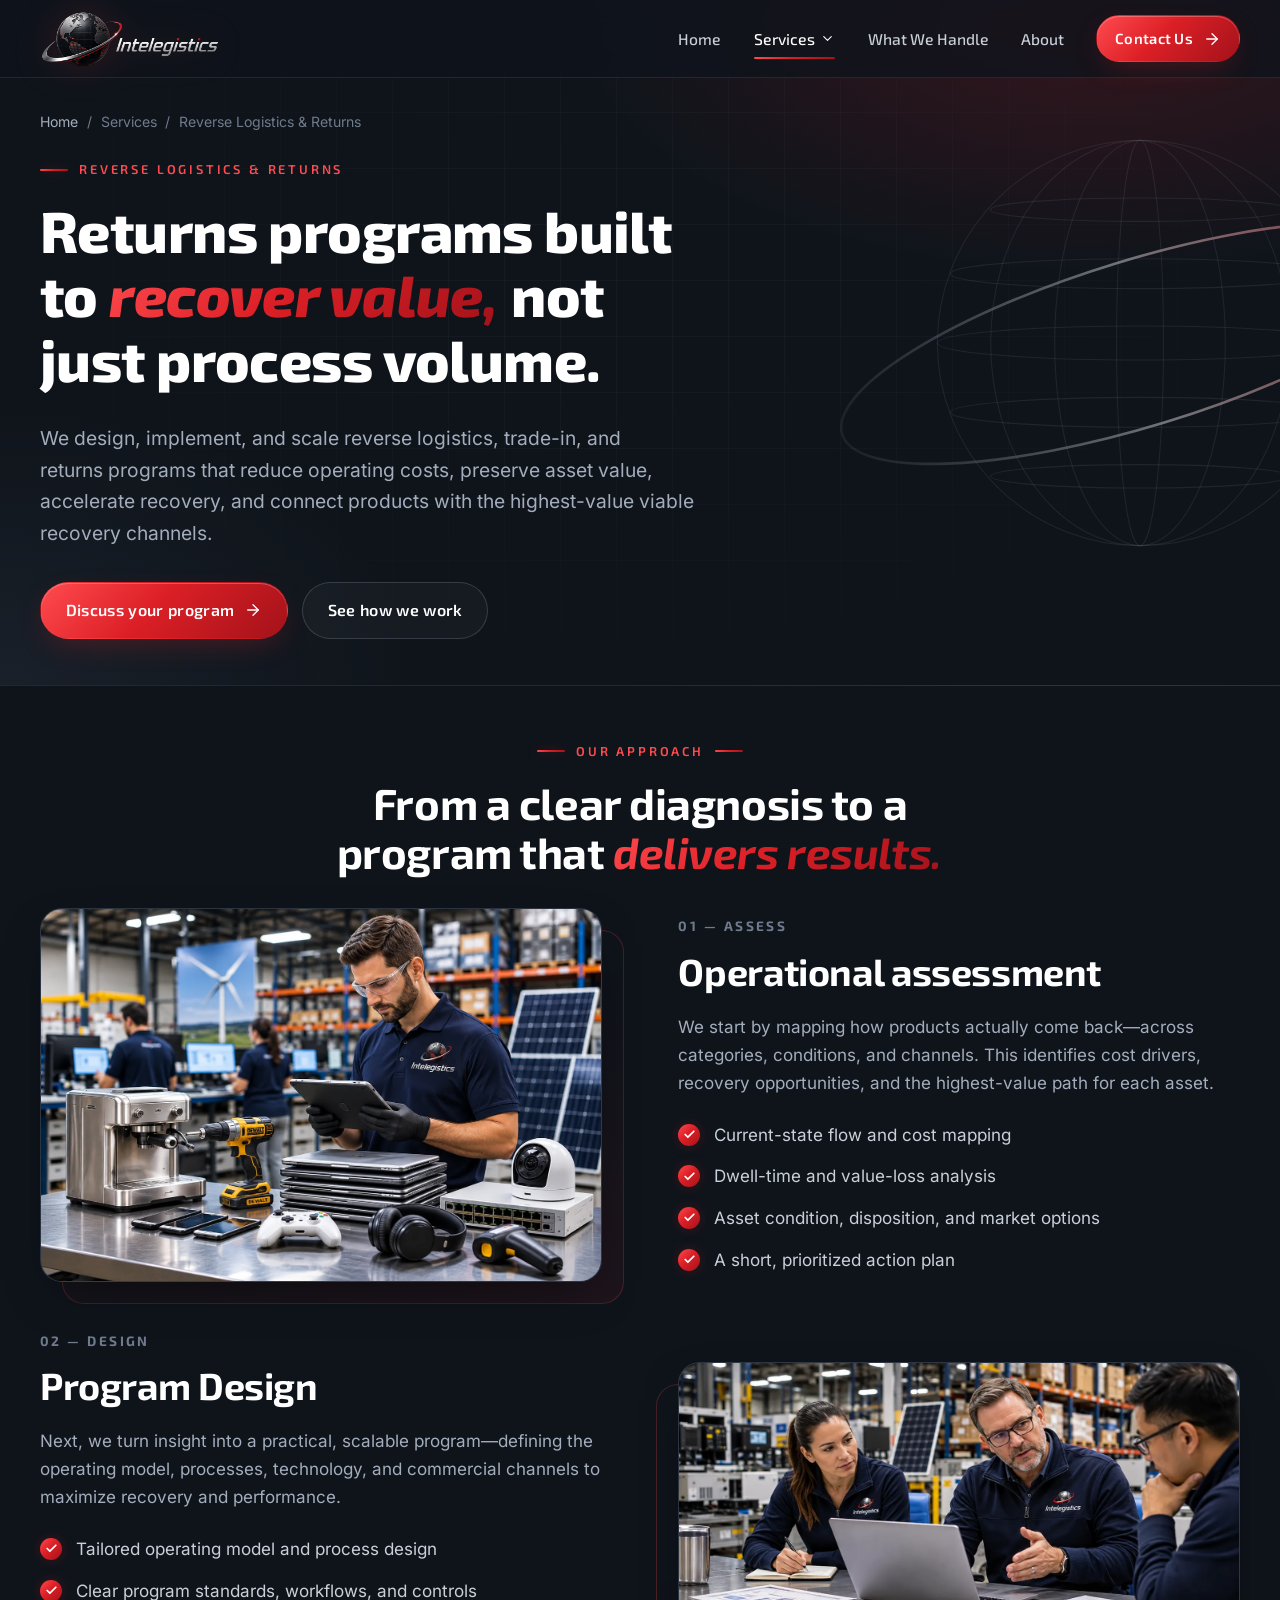
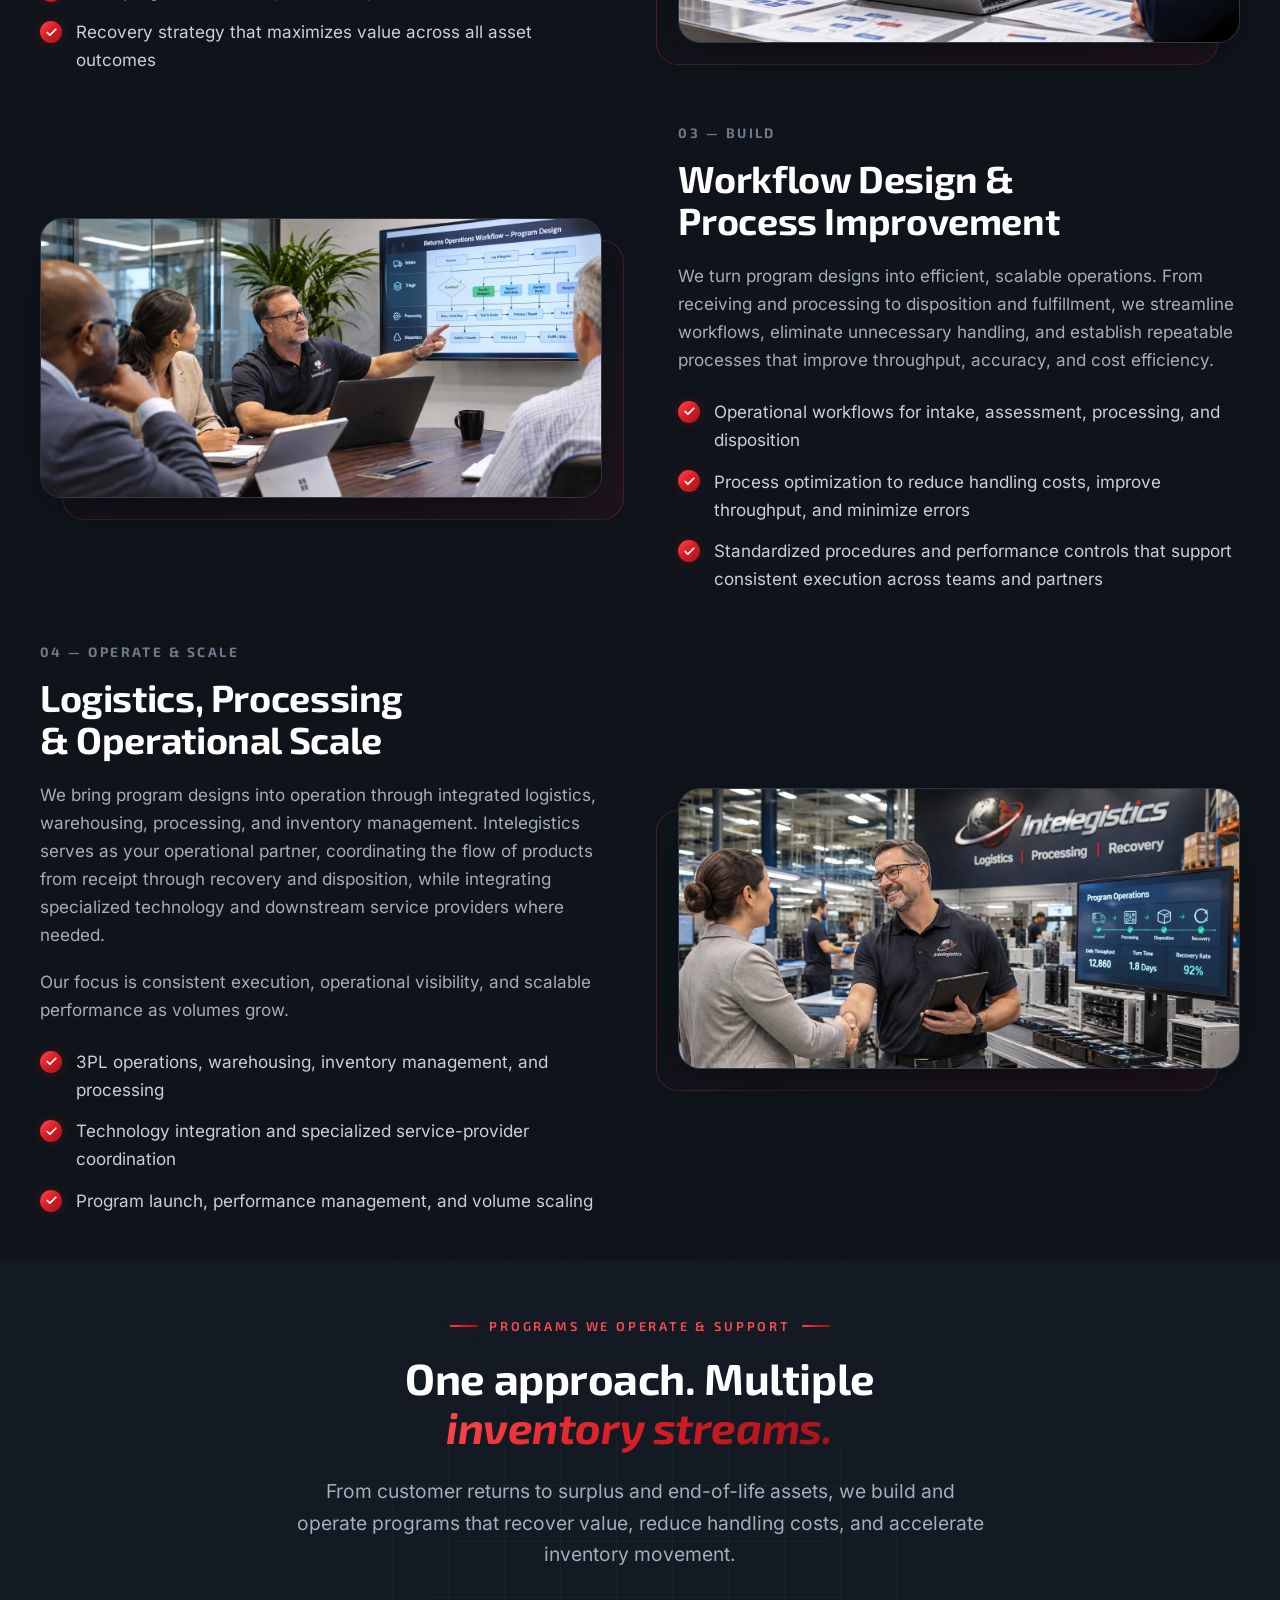
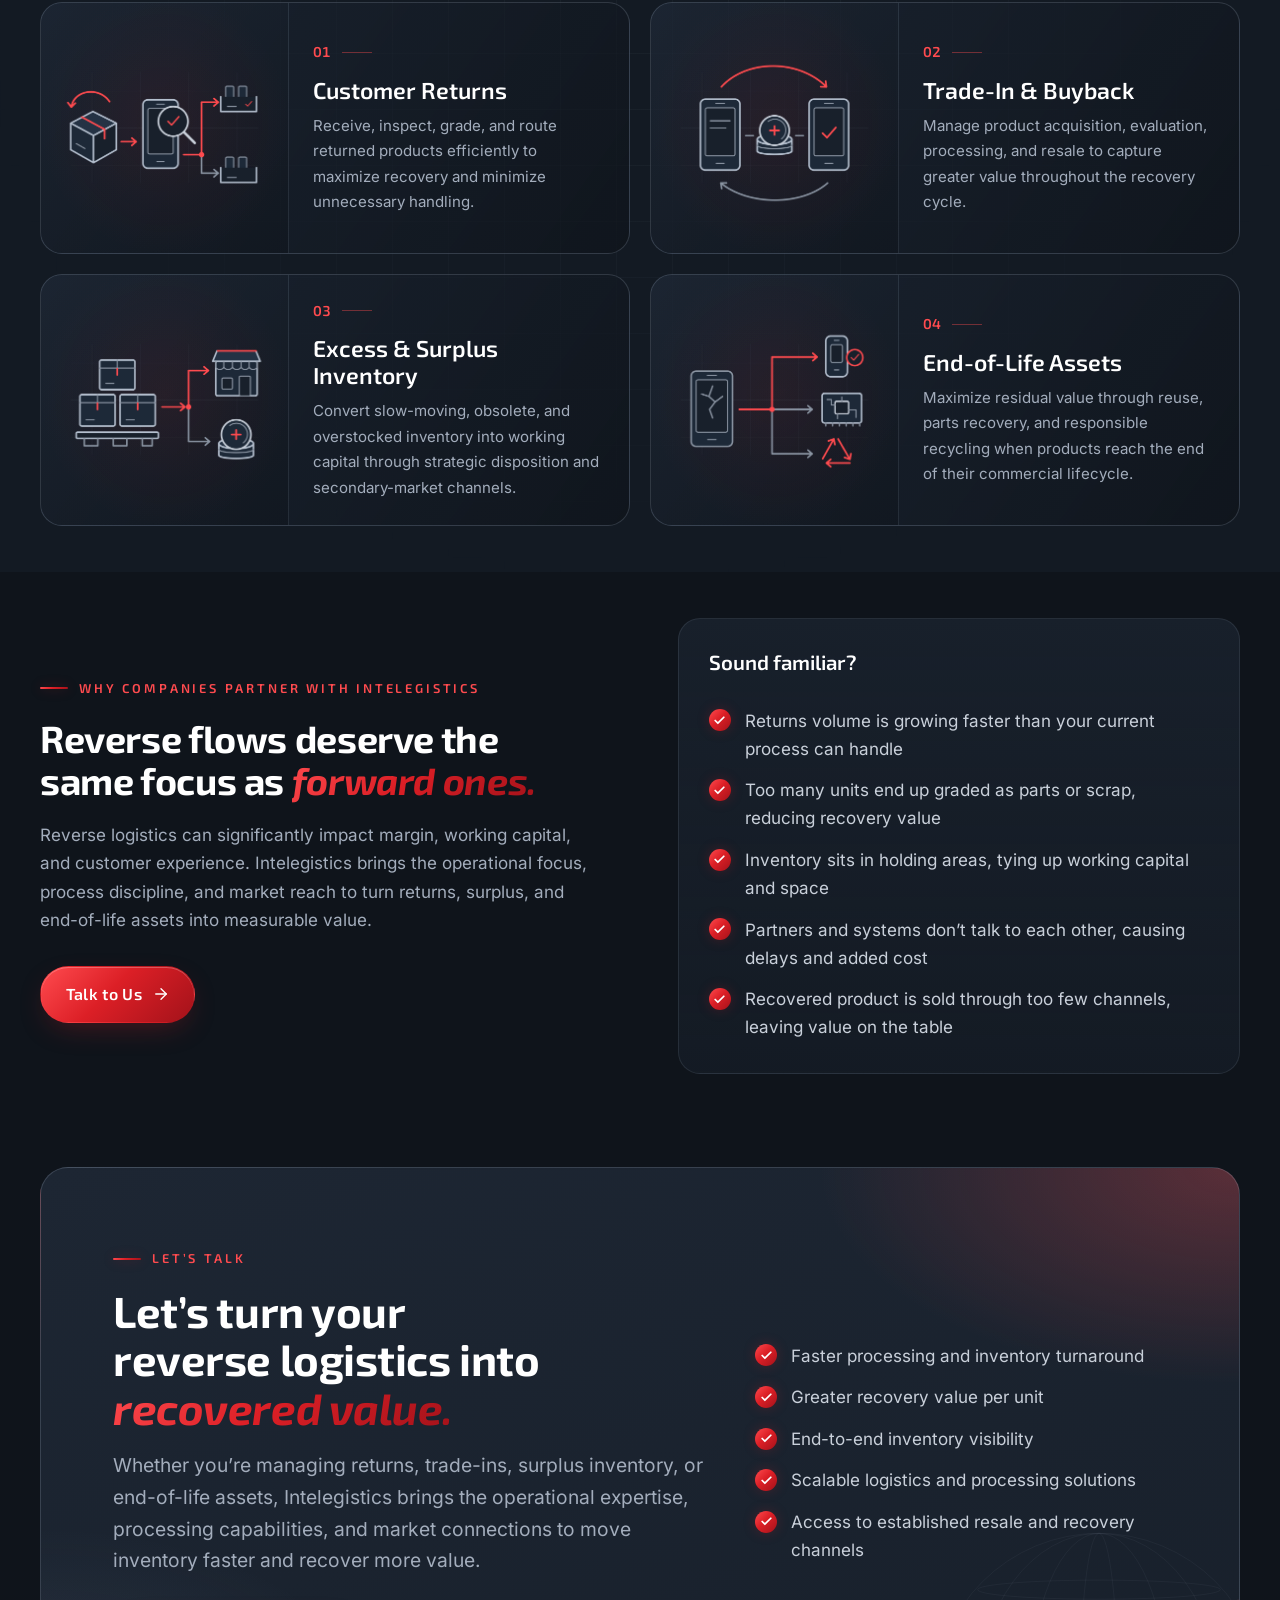
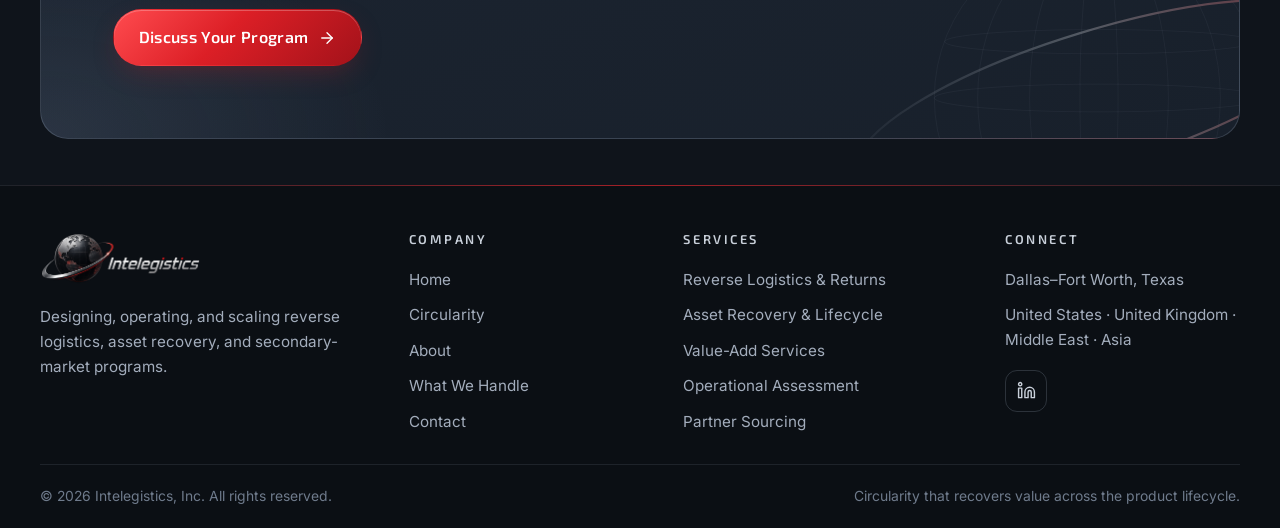
<file: return-logistics.html>
<!DOCTYPE html>
<html lang="en">
<head>
  <meta charset="utf-8">
  <meta name="viewport" content="width=device-width, initial-scale=1">
  <title>Reverse Logistics & Returns Programs | Intelegistics</title>
  <meta name="description" content="Operational assessment, returns and trade-in program design, workflow improvement, and partner sourcing for reverse logistics programs that recover more value.">
  <meta name="theme-color" content="#0f141b">
  <meta property="og:type" content="website">
  <meta property="og:site_name" content="Intelegistics, Inc.">
  <meta property="og:title" content="Reverse Logistics & Returns Programs | Intelegistics">
  <meta property="og:description" content="Operational assessment, returns and trade-in program design, workflow improvement, and partner sourcing for reverse logistics programs that recover more value.">
  <link rel="icon" type="image/png" href="assets/img/favicon.png">
  <link rel="apple-touch-icon" href="assets/img/apple-touch-icon.png">
  <link rel="preload" href="assets/fonts/exo-2-latin-wght-normal.woff2" as="font" type="font/woff2" crossorigin>
  <link rel="preload" href="assets/fonts/inter-latin-wght-normal.woff2" as="font" type="font/woff2" crossorigin>
  <link rel="stylesheet" href="assets/css/style.css">
  <script>
    /* Photo slots load the file named in src (.webp); if it is missing they try .jpg, .jpeg, .png (any case). If none exists, the placeholder stays. */
    window.__photoExt = ["webp", "jpg", "jpeg", "png", "WEBP", "JPG", "JPEG", "PNG"];
    function __photo(img) {
      var n = +(img.dataset.n || 0), cur = (img.getAttribute("src") || "").split(".").pop();
      while (n < __photoExt.length && __photoExt[n] === cur) n++;
      if (n < __photoExt.length) { img.dataset.n = n + 1; img.src = img.dataset.base + "." + __photoExt[n]; }
      else { img.remove(); }
    }
    /* Frames marked data-fit="natural" take the photo's own proportions, so nothing gets cropped. */
    function __photoFit(img) {
      var f = img.parentNode;
      if (f && f.dataset.fit === "natural" && img.naturalWidth) f.style.setProperty("--ratio", img.naturalWidth + " / " + img.naturalHeight);
    }
  </script>
</head>
<body>
<a class="skip-link" href="#main">Skip to content</a>
<header class="site-header is-solid">
  <div class="container nav">
    <a class="brand" href="index.html" aria-label="Intelegistics home"><img src="assets/img/logo.png" alt="Intelegistics" width="188" height="58"></a>
    <button class="nav-toggle" aria-label="Open menu" aria-expanded="false" aria-controls="nav-panel"><span></span></button>
    <nav class="nav-panel" id="nav-panel" aria-label="Main">
      <ul class="nav-menu">
        <li><a class="nav-link" href="index.html">Home</a></li>
        <li class="has-dropdown is-active">
          <button class="nav-link" aria-expanded="false" aria-haspopup="true">Services <svg class="chev" viewBox="0 0 24 24" fill="none" stroke="currentColor" stroke-width="1.8" stroke-linecap="round" stroke-linejoin="round" aria-hidden="true"><path d="m6 9 6 6 6-6"/></svg></button>
          <ul class="dropdown">
<li><a href="return-logistics.html" aria-current="page"><svg class="icon" viewBox="0 0 24 24" fill="none" stroke="currentColor" stroke-width="1.8" stroke-linecap="round" stroke-linejoin="round" aria-hidden="true"><circle cx="6" cy="19" r="3"/><path d="M9 19h8.5a3.5 3.5 0 0 0 0-7h-11a3.5 3.5 0 0 1 0-7H15"/><circle cx="18" cy="5" r="3"/></svg><div><strong>Reverse Logistics & Returns</strong><span>Program design, assessment, and workflow</span></div></a></li>
<li><a href="refurbishing.html"><svg class="icon" viewBox="0 0 24 24" fill="none" stroke="currentColor" stroke-width="1.8" stroke-linecap="round" stroke-linejoin="round" aria-hidden="true"><path d="M14.7 6.3a1 1 0 0 0 0 1.4l1.6 1.6a1 1 0 0 0 1.4 0l3.77-3.77a6 6 0 0 1-7.94 7.94l-6.91 6.91a2.12 2.12 0 0 1-3-3l6.91-6.91a6 6 0 0 1 7.94-7.94l-3.76 3.76z"/></svg><div><strong>Refurbishment & Lifecycle</strong><span>Device processing, grading, and ITAD</span></div></a></li>
<li><a href="value-add-services.html"><svg class="icon" viewBox="0 0 24 24" fill="none" stroke="currentColor" stroke-width="1.8" stroke-linecap="round" stroke-linejoin="round" aria-hidden="true"><path d="m22 7-8.5 8.5-5-5L2 17"/><path d="M16 7h6v6"/></svg><div><strong>Value-Add Services</strong><span>Channels, buyers, partners, and market entry</span></div></a></li>
          </ul>
        </li>
        <li><a class="nav-link" href="what-we-handle.html">What We Handle</a></li>
        <li><a class="nav-link" href="about.html">About</a></li>
        <li class="nav-cta"><a class="btn btn-primary btn-sm" href="contact.html">Contact Us <svg class="icon" viewBox="0 0 24 24" fill="none" stroke="currentColor" stroke-width="1.8" stroke-linecap="round" stroke-linejoin="round" aria-hidden="true"><path d="M5 12h14"/><path d="m12 5 7 7-7 7"/></svg></a></li>
      </ul>
    </nav>
  </div>
</header>
<main id="main">

<section class="page-hero">
  <div class="texture-grid"></div>
  <svg class="page-hero-orbit" viewBox="0 0 600 600" aria-hidden="true">
  <defs><linearGradient id="ph-rl-r" x1="0" x2="1"><stop offset="0" stop-color="#8b95a3" stop-opacity=".2"/><stop offset=".5" stop-color="#e9edf2" stop-opacity=".8"/><stop offset="1" stop-color="#ff4b4f"/></linearGradient></defs>
  <g fill="none" stroke="rgba(201,212,228,.16)">
    <circle cx="300" cy="300" r="190"/>
    <ellipse cx="300" cy="300" rx="140" ry="190"/><ellipse cx="300" cy="300" rx="80" ry="190"/><ellipse cx="300" cy="300" rx="22" ry="190"/>
    <ellipse cx="300" cy="300" rx="190" ry="16"/><ellipse cx="300" cy="235" rx="178" ry="14"/><ellipse cx="300" cy="365" rx="178" ry="14"/>
    <ellipse cx="300" cy="175" rx="140" ry="11"/><ellipse cx="300" cy="425" rx="140" ry="11"/>
  </g>
  <ellipse cx="300" cy="300" rx="292" ry="78" transform="rotate(-17 300 300)" fill="none" stroke="url(#ph-rl-r)" stroke-width="2.5"/>
</svg>
  <div class="container reveal">
    <nav aria-label="Breadcrumb"><ol class="breadcrumb"><li><a href="index.html">Home</a></li><li aria-current="page">Services</li><li aria-current="page">Reverse Logistics &amp; Returns</li></ol></nav>
    <span class="eyebrow">Reverse logistics &amp; returns</span>
    <h1>Returns programs built to <span class="text-red">recover value,</span> not just process volume.</h1>
    <p class="lead">We design, implement, and scale reverse logistics, trade-in, and returns programs that reduce operating costs, preserve asset value, accelerate recovery, and connect products with the highest-value viable recovery channels.</p>
    <div class="btn-row"><a class="btn btn-primary" href="contact.html">Discuss your program <svg class="icon" viewBox="0 0 24 24" fill="none" stroke="currentColor" stroke-width="1.8" stroke-linecap="round" stroke-linejoin="round" aria-hidden="true"><path d="M5 12h14"/><path d="m12 5 7 7-7 7"/></svg></a><a class="btn btn-ghost" href="#approach">See how we work</a></div>
  </div>
</section>

<section class="section" id="approach">
  <div class="container">
    <div class="section-head center reveal">
  <span class="eyebrow">Our approach</span>
  <h2>From a clear diagnosis to a program that <span class="text-red">delivers results.</span></h2>
  
</div>
    <div class="split" id="assessment">
  <div class="split-media reveal"><figure class="photo-slot" style="--ratio:4 / 3" data-photo-slot="returns-assessment" data-fit="natural">
  <img src="assets/img/photos/returns-assessment.webp" data-base="assets/img/photos/returns-assessment" alt="Operations lead reviewing a returns workflow on the floor" loading="lazy" decoding="async" onload="__photoFit(this)" onerror="__photo(this)">
  <figcaption class="photo-slot-label"><svg class="icon" viewBox="0 0 24 24" fill="none" stroke="currentColor" stroke-width="1.8" stroke-linecap="round" stroke-linejoin="round" aria-hidden="true"><path d="M14.5 4h-5L7 7H4a2 2 0 0 0-2 2v9a2 2 0 0 0 2 2h16a2 2 0 0 0 2-2V9a2 2 0 0 0-2-2h-3l-2.5-3z"/><circle cx="12" cy="13" r="3"/></svg><span>Photo: Operations lead reviewing a returns workflow on the floor</span><code>photos/returns-assessment.jpg or .png</code></figcaption>
</figure></div>
  <div class="split-body reveal">
      <span class="step-label">01 &mdash; ASSESS</span>
      <h2>Operational assessment</h2>
      <p class="muted">We start by mapping how products actually come back&mdash;across categories, conditions, and channels. This identifies cost drivers, recovery opportunities, and the highest-value path for each asset.</p>
      <ul class="check-list"><li><span>Current-state flow and cost mapping</span></li><li><span>Dwell-time and value-loss analysis</span></li><li><span>Asset condition, disposition, and market options</span></li><li><span>A short, prioritized action plan</span></li></ul></div>
</div>
    <div class="split split--reverse">
  <div class="split-media reveal"><figure class="photo-slot" style="--ratio:4 / 3" data-photo-slot="returns-program-design" data-fit="natural">
  <img src="assets/img/photos/returns-program-design.webp" data-base="assets/img/photos/returns-program-design" alt="Trade-in devices being sorted by condition" loading="lazy" decoding="async" onload="__photoFit(this)" onerror="__photo(this)">
  <figcaption class="photo-slot-label"><svg class="icon" viewBox="0 0 24 24" fill="none" stroke="currentColor" stroke-width="1.8" stroke-linecap="round" stroke-linejoin="round" aria-hidden="true"><path d="M14.5 4h-5L7 7H4a2 2 0 0 0-2 2v9a2 2 0 0 0 2 2h16a2 2 0 0 0 2-2V9a2 2 0 0 0-2-2h-3l-2.5-3z"/><circle cx="12" cy="13" r="3"/></svg><span>Photo: Trade-in devices being sorted by condition</span><code>photos/returns-program-design.jpg or .png</code></figcaption>
</figure></div>
  <div class="split-body reveal">
      <span class="step-label">02 &mdash; DESIGN</span>
      <h2>Program Design</h2>
      <p class="muted">Next, we turn insight into a practical, scalable program&mdash;defining the operating model, processes, technology, and commercial channels to maximize recovery and performance.</p>
      <ul class="check-list"><li><span>Tailored operating model and process design</span></li><li><span>Clear program standards, workflows, and controls</span></li><li><span>Recovery strategy that maximizes value across all asset outcomes</span></li></ul></div>
</div>
    <div class="split">
  <div class="split-media reveal"><figure class="photo-slot" style="--ratio:4 / 3" data-photo-slot="returns-workflow" data-fit="natural">
  <img src="assets/img/photos/returns-workflow.webp" data-base="assets/img/photos/returns-workflow" alt="Technician at an intake and triage station" loading="lazy" decoding="async" onload="__photoFit(this)" onerror="__photo(this)">
  <figcaption class="photo-slot-label"><svg class="icon" viewBox="0 0 24 24" fill="none" stroke="currentColor" stroke-width="1.8" stroke-linecap="round" stroke-linejoin="round" aria-hidden="true"><path d="M14.5 4h-5L7 7H4a2 2 0 0 0-2 2v9a2 2 0 0 0 2 2h16a2 2 0 0 0 2-2V9a2 2 0 0 0-2-2h-3l-2.5-3z"/><circle cx="12" cy="13" r="3"/></svg><span>Photo: Technician at an intake and triage station</span><code>photos/returns-workflow.jpg or .png</code></figcaption>
</figure></div>
  <div class="split-body reveal">
      <span class="step-label">03 &mdash; BUILD</span>
      <h2>Workflow Design &amp; Process Improvement</h2>
      <p class="muted">We turn program designs into efficient, scalable operations. From receiving and processing to disposition and fulfillment, we streamline workflows, eliminate unnecessary handling, and establish repeatable processes that improve throughput, accuracy, and cost efficiency.</p>
      <ul class="check-list"><li><span>Operational workflows for intake, assessment, processing, and disposition</span></li><li><span>Process optimization to reduce handling costs, improve throughput, and minimize errors</span></li><li><span>Standardized procedures and performance controls that support consistent execution across teams and partners</span></li></ul></div>
</div>
    <div class="split split--reverse">
  <div class="split-media reveal"><figure class="photo-slot" style="--ratio:4 / 3" data-photo-slot="returns-partners-launch" data-fit="natural">
  <img src="assets/img/photos/returns-partners-launch.webp" data-base="assets/img/photos/returns-partners-launch" alt="Pallets of returned electronics moving through a 3PL facility" loading="lazy" decoding="async" onload="__photoFit(this)" onerror="__photo(this)">
  <figcaption class="photo-slot-label"><svg class="icon" viewBox="0 0 24 24" fill="none" stroke="currentColor" stroke-width="1.8" stroke-linecap="round" stroke-linejoin="round" aria-hidden="true"><path d="M14.5 4h-5L7 7H4a2 2 0 0 0-2 2v9a2 2 0 0 0 2 2h16a2 2 0 0 0 2-2V9a2 2 0 0 0-2-2h-3l-2.5-3z"/><circle cx="12" cy="13" r="3"/></svg><span>Photo: Pallets of returned electronics moving through a 3PL facility</span><code>photos/returns-partners-launch.jpg or .png</code></figcaption>
</figure></div>
  <div class="split-body reveal">
      <span class="step-label">04 &mdash; OPERATE &amp; SCALE</span>
      <h2>Logistics, Processing &amp; Operational Scale</h2>
      <p class="muted">We bring program designs into operation through integrated logistics, warehousing, processing, and inventory management. Intelegistics serves as your operational partner, coordinating the flow of products from receipt through recovery and disposition, while integrating specialized technology and downstream service providers where needed.</p>
      <p class="muted">Our focus is consistent execution, operational visibility, and scalable performance as volumes grow.</p>
      <ul class="check-list"><li><span>3PL operations, warehousing, inventory management, and processing</span></li><li><span>Technology integration and specialized service-provider coordination</span></li><li><span>Program launch, performance management, and volume scaling</span></li></ul></div>
</div>
  </div>
</section>

<section class="section section--alt">
  <div class="texture-grid"></div>
  <div class="container">
    <div class="section-head center reveal">
  <span class="eyebrow">Programs we operate &amp; support</span>
  <h2 id="returns-programs-title">One approach. Multiple <span class="text-red">inventory streams.</span></h2>
  <p class="lead">From customer returns to surplus and end-of-life assets, we build and operate programs that recover value, reduce handling costs, and accelerate inventory movement.</p>
</div>
    <div class="card-slideshow reveal" data-card-slideshow data-slideshow-label="Returns programs" data-slideshow-track-label="Returns program cards. Use left and right arrow keys to browse.">
      <div class="returns-programs" role="group" aria-labelledby="returns-programs-title" id="returns-program-slides" data-slideshow-track>
        <article class="card program-card">
          <figure class="photo-slot" style="--ratio:4 / 3" data-photo-slot="returns-customer" data-fit="cover">
            <img src="assets/img/photos/returns-customer.webp" data-base="assets/img/photos/returns-customer" alt="Returned products being inspected and sorted for recovery" loading="lazy" decoding="async" onload="__photoFit(this)" onerror="__photo(this)">
            <figcaption class="photo-slot-label"><span>Customer Returns image</span><code>returns-customer.webp</code></figcaption>
          </figure>
          <div class="program-card-body"><span class="returns-program-number" aria-hidden="true">01</span><h3>Customer Returns</h3><p>Receive, inspect, grade, and route returned products efficiently to maximize recovery and minimize unnecessary handling.</p></div>
        </article>
        <article class="card program-card">
          <figure class="photo-slot" style="--ratio:4 / 3" data-photo-slot="returns-trade-in-buyback" data-fit="cover">
            <img src="assets/img/photos/returns-trade-in-buyback.webp" data-base="assets/img/photos/returns-trade-in-buyback" alt="Devices being evaluated and processed for a trade-in and buyback program" loading="lazy" decoding="async" onload="__photoFit(this)" onerror="__photo(this)">
            <figcaption class="photo-slot-label"><span>Trade-In &amp; Buyback image</span><code>returns-trade-in-buyback.webp</code></figcaption>
          </figure>
          <div class="program-card-body"><span class="returns-program-number" aria-hidden="true">02</span><h3>Trade-In &amp; Buyback</h3><p>Manage product acquisition, evaluation, processing, and resale to capture greater value throughout the recovery cycle.</p></div>
        </article>
        <article class="card program-card">
          <figure class="photo-slot" style="--ratio:4 / 3" data-photo-slot="returns-excess-surplus" data-fit="cover">
            <img src="assets/img/photos/returns-excess-surplus.webp" data-base="assets/img/photos/returns-excess-surplus" alt="Excess and surplus inventory prepared for secondary-market resale" loading="lazy" decoding="async" onload="__photoFit(this)" onerror="__photo(this)">
            <figcaption class="photo-slot-label"><span>Excess &amp; Surplus Inventory image</span><code>returns-excess-surplus.webp</code></figcaption>
          </figure>
          <div class="program-card-body"><span class="returns-program-number" aria-hidden="true">03</span><h3>Excess &amp; Surplus Inventory</h3><p>Convert slow-moving, obsolete, and overstocked inventory into working capital through strategic disposition and secondary-market channels.</p></div>
        </article>
        <article class="card program-card">
          <figure class="photo-slot" style="--ratio:4 / 3" data-photo-slot="returns-end-of-life" data-fit="cover">
            <img src="assets/img/photos/returns-end-of-life.webp" data-base="assets/img/photos/returns-end-of-life" alt="End-of-life equipment sorted for reuse, parts recovery, and recycling" loading="lazy" decoding="async" onload="__photoFit(this)" onerror="__photo(this)">
            <figcaption class="photo-slot-label"><span>End-of-Life Assets image</span><code>returns-end-of-life.webp</code></figcaption>
          </figure>
          <div class="program-card-body"><span class="returns-program-number" aria-hidden="true">04</span><h3>End-of-Life Assets</h3><p>Maximize residual value through reuse, parts recovery, and responsible recycling when products reach the end of their commercial lifecycle.</p></div>
        </article>
      </div>
      <div class="card-slideshow-controls" data-slideshow-controls hidden>
        <p class="card-slideshow-status" data-slideshow-status aria-live="off" aria-atomic="true"><span data-slideshow-count>1 / 4</span></p>
        <div class="card-slideshow-navigation">
          <button class="leak-button" type="button" data-slideshow-prev aria-label="Previous returns program" aria-controls="returns-program-slides"><svg viewBox="0 0 24 24" fill="none" aria-hidden="true"><path d="M19 12H5m6-6-6 6 6 6"/></svg></button>
          <button class="leak-button" type="button" data-slideshow-rotation aria-label="Pause automatic slideshow" aria-controls="returns-program-slides"><svg data-slideshow-pause viewBox="0 0 24 24" fill="none" aria-hidden="true"><path d="M9 5v14M15 5v14"/></svg><svg data-slideshow-play viewBox="0 0 24 24" fill="none" aria-hidden="true" hidden><path d="m9 5 10 7-10 7Z"/></svg></button>
          <button class="leak-button" type="button" data-slideshow-next aria-label="Next returns program" aria-controls="returns-program-slides"><svg viewBox="0 0 24 24" fill="none" aria-hidden="true"><path d="M5 12h14m-6-6 6 6-6 6"/></svg></button>
        </div>
      </div>
    </div>
  </div>
</section>

<section class="section">
  <div class="container">
    <div class="split">
      <div class="split-body reveal">
        <span class="eyebrow">Why companies partner with Intelegistics</span>
        <h2>Reverse flows deserve the same focus as <span class="text-red">forward ones.</span></h2>
        <p class="muted">Reverse logistics can significantly impact margin, working capital, and customer experience. Intelegistics brings the operational focus, process discipline, and market reach to turn returns, surplus, and end-of-life assets into measurable value.</p>
        <div class="btn-row"><a class="btn btn-primary" href="contact.html">Talk to Us <svg class="icon" viewBox="0 0 24 24" fill="none" stroke="currentColor" stroke-width="1.8" stroke-linecap="round" stroke-linejoin="round" aria-hidden="true"><path d="M5 12h14"/><path d="m12 5 7 7-7 7"/></svg></a></div>
      </div>
      <div class="card reveal">
        <h3>Sound familiar?</h3>
        <ul class="check-list"><li><span>Returns volume is growing faster than your current process can handle</span></li><li><span>Too many units end up graded as parts or scrap, reducing recovery value</span></li><li><span>Inventory sits in holding areas, tying up working capital and space</span></li><li><span>Partners and systems don&rsquo;t talk to each other, causing delays and added cost</span></li><li><span>Recovered product is sold through too few channels, leaving value on the table</span></li></ul>
      </div>
    </div>
  </div>
</section>

<section class="cta-band">
  <div class="container">
    <div class="cta-box reveal">
      <svg class="cta-orbit" viewBox="0 0 600 600" aria-hidden="true">
  <defs><linearGradient id="c-rl-r" x1="0" x2="1"><stop offset="0" stop-color="#8b95a3" stop-opacity=".2"/><stop offset=".5" stop-color="#e9edf2" stop-opacity=".8"/><stop offset="1" stop-color="#ff4b4f"/></linearGradient></defs>
  <g fill="none" stroke="rgba(201,212,228,.16)">
    <circle cx="300" cy="300" r="190"/>
    <ellipse cx="300" cy="300" rx="140" ry="190"/><ellipse cx="300" cy="300" rx="80" ry="190"/><ellipse cx="300" cy="300" rx="22" ry="190"/>
    <ellipse cx="300" cy="300" rx="190" ry="16"/><ellipse cx="300" cy="235" rx="178" ry="14"/><ellipse cx="300" cy="365" rx="178" ry="14"/>
    <ellipse cx="300" cy="175" rx="140" ry="11"/><ellipse cx="300" cy="425" rx="140" ry="11"/>
  </g>
  <ellipse cx="300" cy="300" rx="292" ry="78" transform="rotate(-17 300 300)" fill="none" stroke="url(#c-rl-r)" stroke-width="2.5"/>
</svg>
      <div style="position:relative">
        <span class="eyebrow">Let&rsquo;s talk</span>
        <h2>Let&rsquo;s turn your reverse logistics into <span class="text-red">recovered value.</span></h2>
        <p class="lead">Whether you&rsquo;re managing returns, trade-ins, surplus inventory, or end-of-life assets, Intelegistics brings the operational expertise, processing capabilities, and market connections to move inventory faster and recover more value.</p>
        <div class="btn-row"><a class="btn btn-primary" href="contact.html">Discuss Your Program <svg class="icon" viewBox="0 0 24 24" fill="none" stroke="currentColor" stroke-width="1.8" stroke-linecap="round" stroke-linejoin="round" aria-hidden="true"><path d="M5 12h14"/><path d="m12 5 7 7-7 7"/></svg></a></div>
      </div>
      <div style="position:relative"><ul class="check-list"><li><span>Faster processing and inventory turnaround</span></li><li><span>Greater recovery value per unit</span></li><li><span>End-to-end inventory visibility</span></li><li><span>Scalable logistics and processing solutions</span></li><li><span>Access to established resale and recovery channels</span></li></ul></div>
    </div>
  </div>
</section>

</main>
<footer class="site-footer">
  <div class="container">
    <div class="footer-grid">
      <div class="footer-brand">
        <img src="assets/img/logo.png" alt="Intelegistics" width="168" height="52" loading="lazy">
        <p>Designing, operating, and scaling reverse logistics, asset recovery, and secondary-market programs.</p>
      </div>
      <div>
        <h4>Company</h4>
        <ul class="footer-links">
          <li><a href="index.html">Home</a></li>
          <li><a href="index.html#circularity">Circularity</a></li>
          <li><a href="about.html">About</a></li>
          <li><a href="what-we-handle.html">What We Handle</a></li>
          <li><a href="contact.html">Contact</a></li>
        </ul>
      </div>
      <div>
        <h4>Services</h4>
        <ul class="footer-links">
          <li><a href="return-logistics.html">Reverse Logistics &amp; Returns</a></li>
          <li><a href="refurbishing.html">Asset Recovery &amp; Lifecycle</a></li>
          <li><a href="value-add-services.html">Value-Add Services</a></li>
          <li><a href="return-logistics.html#assessment">Operational Assessment</a></li>
          <li><a href="value-add-services.html#partners">Partner Sourcing</a></li>
        </ul>
      </div>
      <div>
        <h4>Connect</h4>
        <ul class="footer-links">
          <li>Dallas&ndash;Fort Worth, Texas</li>
          <li>United States &middot; United Kingdom &middot; Middle East &middot; Asia</li>
          <li data-email-item><a href="#">&nbsp;</a></li>
        </ul>
        <div class="social" style="margin-top:1.1rem">
          <a data-linkedin href="https://www.linkedin.com/company/109301424/" target="_blank" rel="noopener" aria-label="Intelegistics on LinkedIn"><svg class="icon" viewBox="0 0 24 24" fill="none" stroke="currentColor" stroke-width="1.8" stroke-linecap="round" stroke-linejoin="round" aria-hidden="true"><path d="M16 8a6 6 0 0 1 6 6v7h-4v-7a2 2 0 0 0-2-2 2 2 0 0 0-2 2v7h-4v-7a6 6 0 0 1 6-6z"/><rect x="2" y="9" width="4" height="12"/><circle cx="4" cy="4" r="2"/></svg></a>
        </div>
      </div>
    </div>
    <div class="footer-bottom">
      <span>&copy; <span data-year>2026</span> Intelegistics, Inc. All rights reserved.</span>
      <span>Circularity that recovers value across the product lifecycle.</span>
    </div>
  </div>
</footer>
<script src="assets/js/main.js"></script>
<script src="assets/js/device-slideshow.js" defer></script>
<script src="assets/js/preload.js" defer></script>
<script src="assets/js/track.js" defer></script>
</body>
</html>
</file>
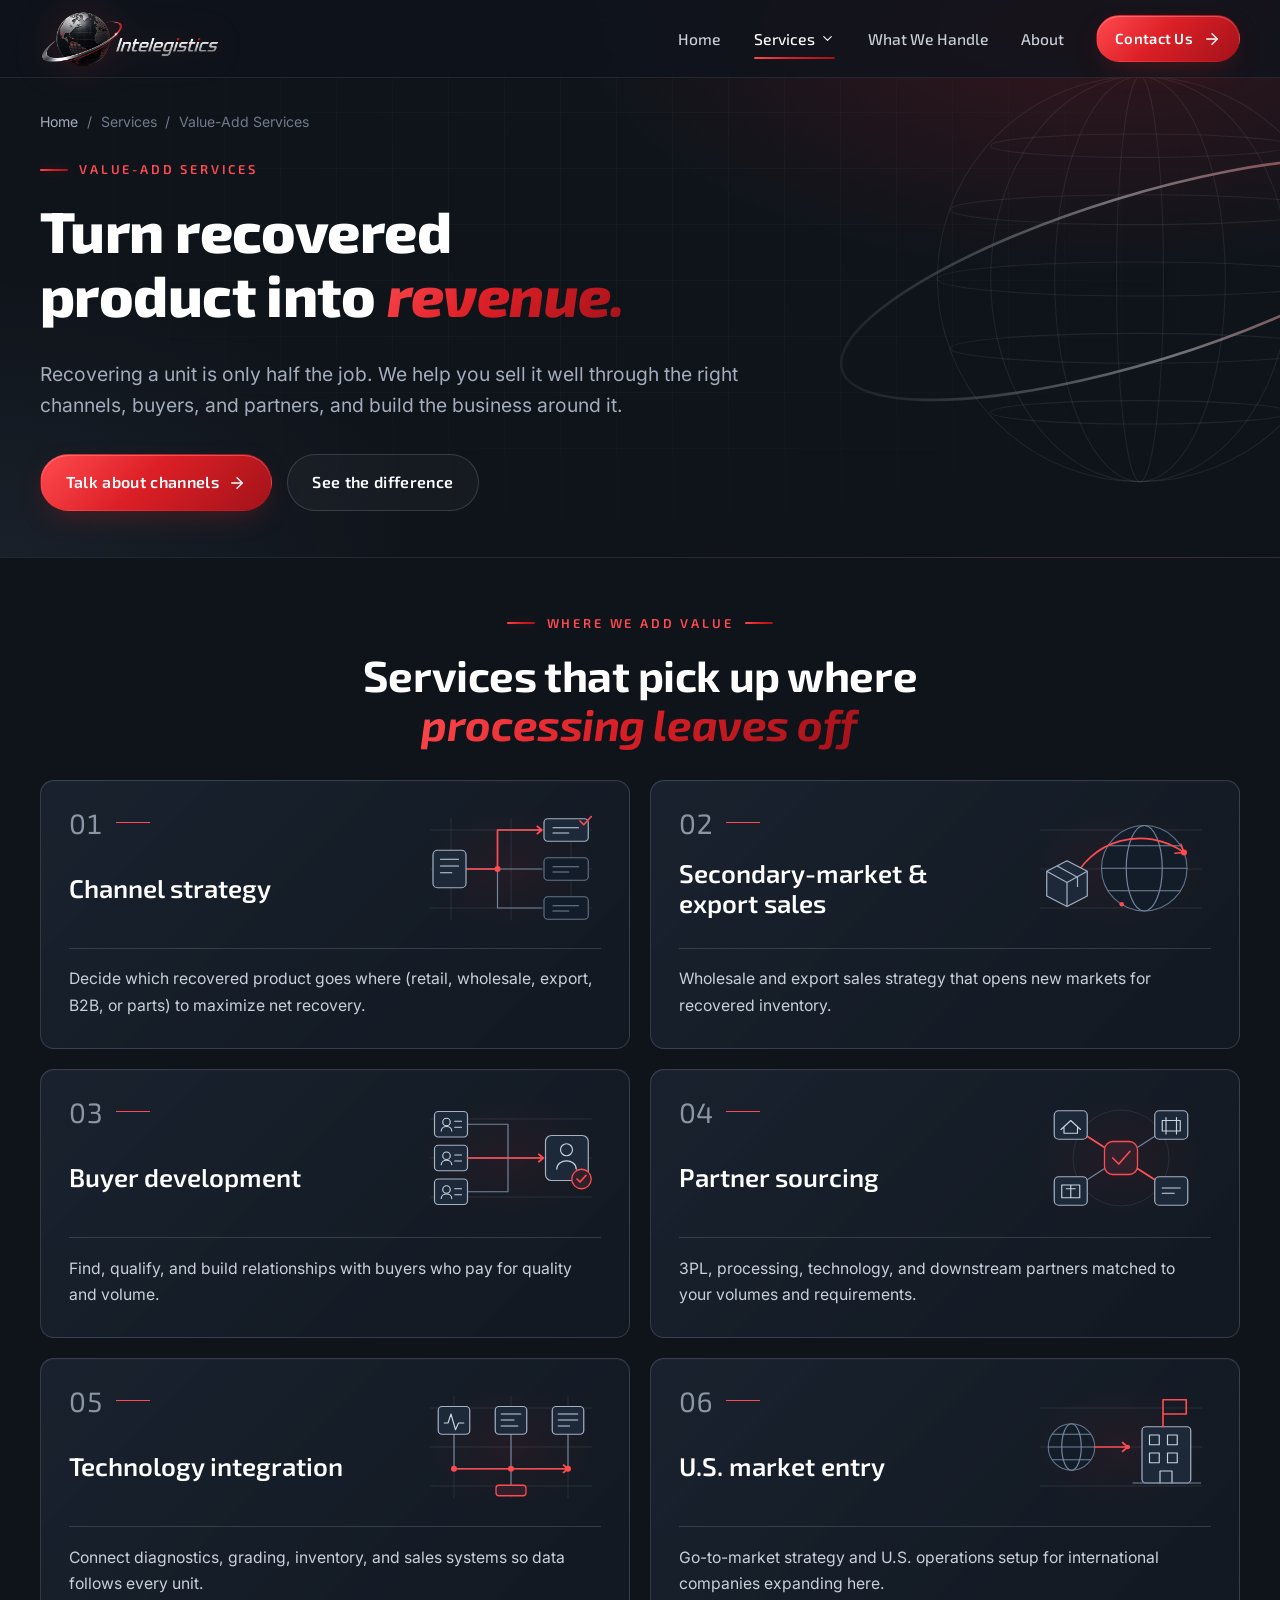
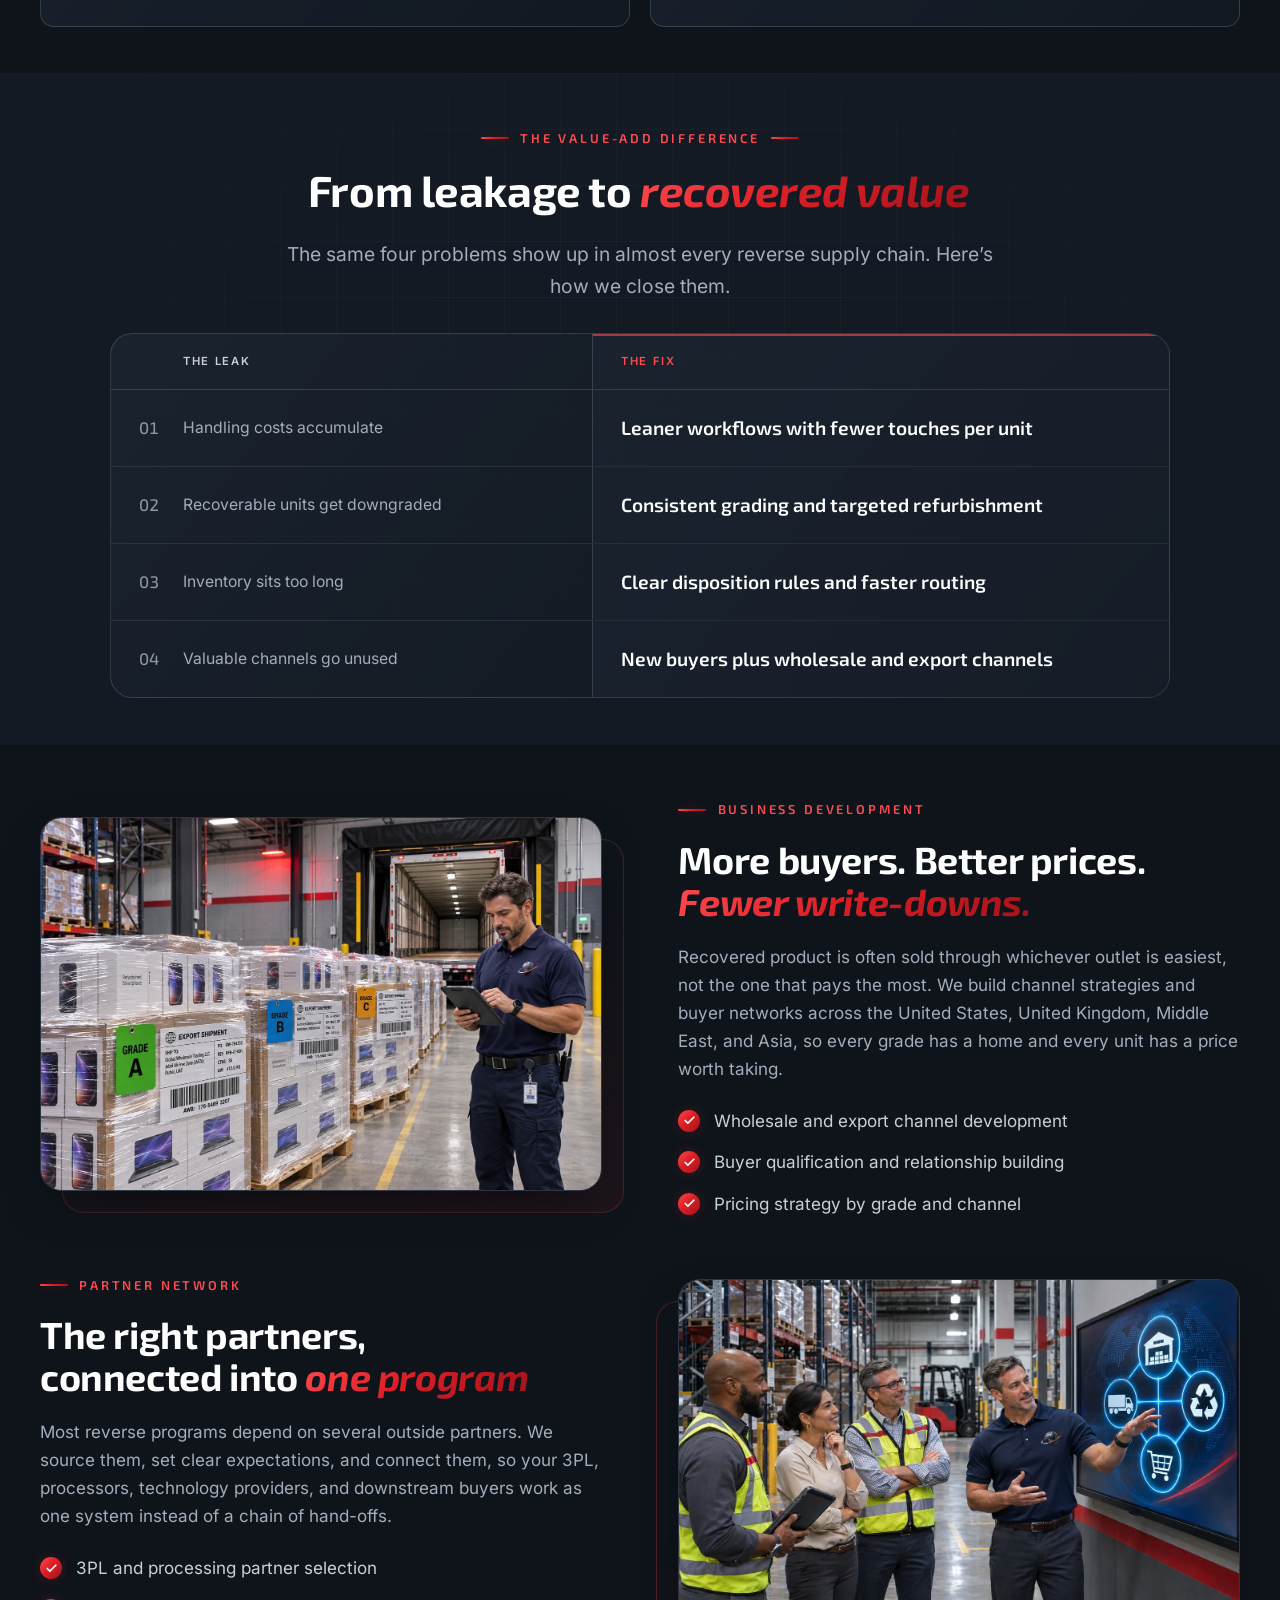
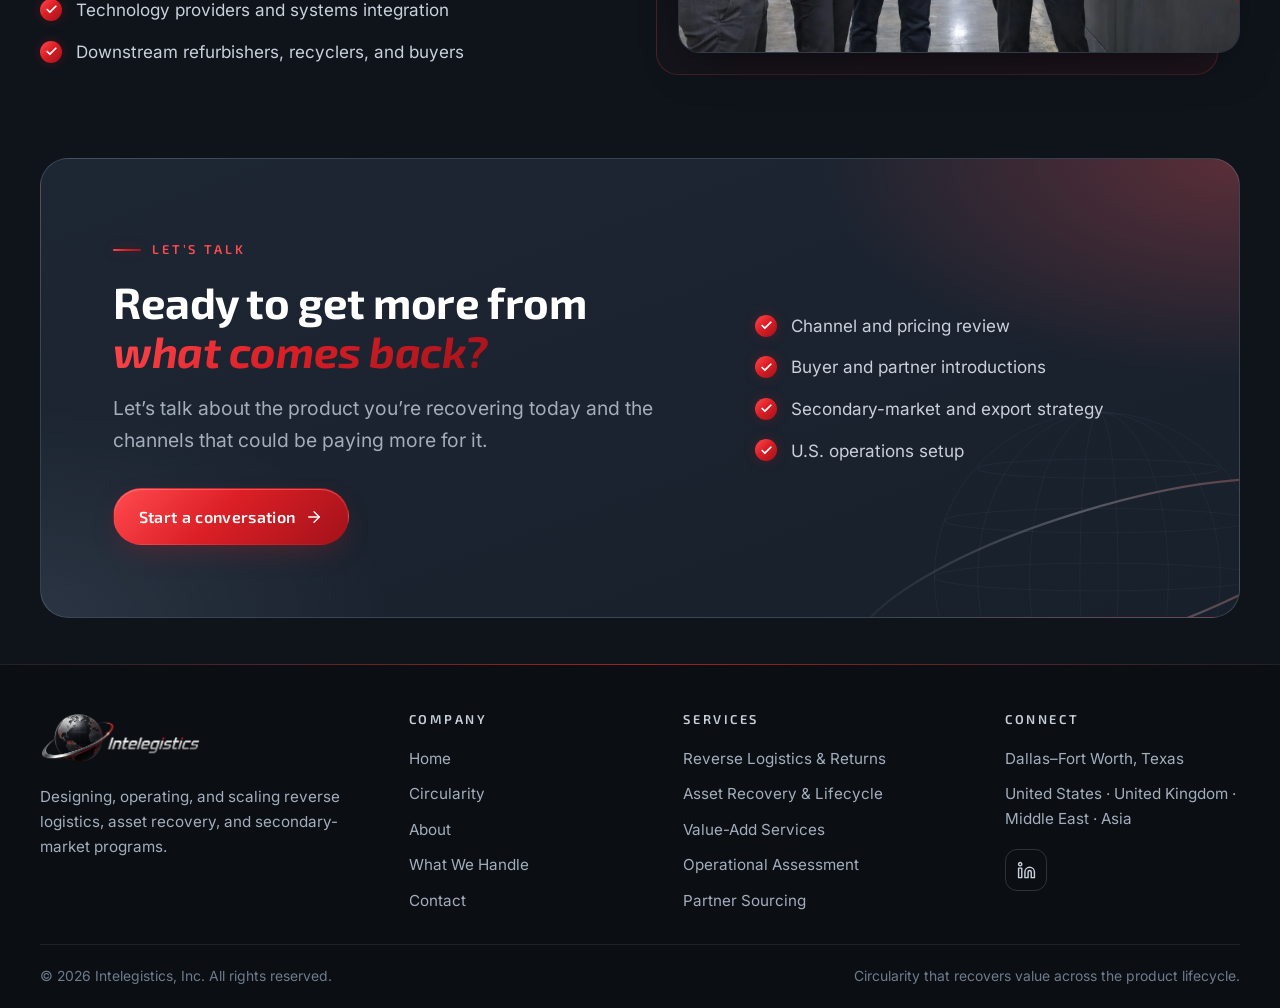
<file: value-add-services.html>
<!DOCTYPE html>
<html lang="en">
<head>
  <meta charset="utf-8">
  <meta name="viewport" content="width=device-width, initial-scale=1">
  <title>Value-Add Services | Intelegistics</title>
  <meta name="description" content="Channel strategy, secondary-market and export sales, buyer development, partner sourcing, technology integration, and U.S. market entry for recovered product.">
  <meta name="theme-color" content="#0f141b">
  <meta property="og:type" content="website">
  <meta property="og:site_name" content="Intelegistics, Inc.">
  <meta property="og:title" content="Value-Add Services | Intelegistics">
  <meta property="og:description" content="Channel strategy, secondary-market and export sales, buyer development, partner sourcing, technology integration, and U.S. market entry for recovered product.">
  <link rel="icon" type="image/png" href="assets/img/favicon.png">
  <link rel="apple-touch-icon" href="assets/img/apple-touch-icon.png">
  <link rel="preload" href="assets/fonts/exo-2-latin-wght-normal.woff2" as="font" type="font/woff2" crossorigin>
  <link rel="preload" href="assets/fonts/inter-latin-wght-normal.woff2" as="font" type="font/woff2" crossorigin>
  <link rel="stylesheet" href="assets/css/style.css">
  <script>
    /* Photo slots load the file named in src (.webp); if it is missing they try .jpg, .jpeg, .png (any case). If none exists, the placeholder stays. */
    window.__photoExt = ["webp", "jpg", "jpeg", "png", "WEBP", "JPG", "JPEG", "PNG"];
    function __photo(img) {
      var n = +(img.dataset.n || 0), cur = (img.getAttribute("src") || "").split(".").pop();
      while (n < __photoExt.length && __photoExt[n] === cur) n++;
      if (n < __photoExt.length) { img.dataset.n = n + 1; img.src = img.dataset.base + "." + __photoExt[n]; }
      else { img.remove(); }
    }
    /* Frames marked data-fit="natural" take the photo's own proportions, so nothing gets cropped. */
    function __photoFit(img) {
      var f = img.parentNode;
      if (f && f.dataset.fit === "natural" && img.naturalWidth) f.style.setProperty("--ratio", img.naturalWidth + " / " + img.naturalHeight);
    }
  </script>
</head>
<body>
<a class="skip-link" href="#main">Skip to content</a>
<header class="site-header is-solid">
  <div class="container nav">
    <a class="brand" href="index.html" aria-label="Intelegistics home"><img src="assets/img/logo.png" alt="Intelegistics" width="188" height="58"></a>
    <button class="nav-toggle" aria-label="Open menu" aria-expanded="false" aria-controls="nav-panel"><span></span></button>
    <nav class="nav-panel" id="nav-panel" aria-label="Main">
      <ul class="nav-menu">
        <li><a class="nav-link" href="index.html">Home</a></li>
        <li class="has-dropdown is-active">
          <button class="nav-link" aria-expanded="false" aria-haspopup="true">Services <svg class="chev" viewBox="0 0 24 24" fill="none" stroke="currentColor" stroke-width="1.8" stroke-linecap="round" stroke-linejoin="round" aria-hidden="true"><path d="m6 9 6 6 6-6"/></svg></button>
          <ul class="dropdown">
<li><a href="return-logistics.html"><svg class="icon" viewBox="0 0 24 24" fill="none" stroke="currentColor" stroke-width="1.8" stroke-linecap="round" stroke-linejoin="round" aria-hidden="true"><circle cx="6" cy="19" r="3"/><path d="M9 19h8.5a3.5 3.5 0 0 0 0-7h-11a3.5 3.5 0 0 1 0-7H15"/><circle cx="18" cy="5" r="3"/></svg><div><strong>Reverse Logistics & Returns</strong><span>Program design, assessment, and workflow</span></div></a></li>
<li><a href="refurbishing.html"><svg class="icon" viewBox="0 0 24 24" fill="none" stroke="currentColor" stroke-width="1.8" stroke-linecap="round" stroke-linejoin="round" aria-hidden="true"><path d="M14.7 6.3a1 1 0 0 0 0 1.4l1.6 1.6a1 1 0 0 0 1.4 0l3.77-3.77a6 6 0 0 1-7.94 7.94l-6.91 6.91a2.12 2.12 0 0 1-3-3l6.91-6.91a6 6 0 0 1 7.94-7.94l-3.76 3.76z"/></svg><div><strong>Refurbishment & Lifecycle</strong><span>Device processing, grading, and ITAD</span></div></a></li>
<li><a href="value-add-services.html" aria-current="page"><svg class="icon" viewBox="0 0 24 24" fill="none" stroke="currentColor" stroke-width="1.8" stroke-linecap="round" stroke-linejoin="round" aria-hidden="true"><path d="m22 7-8.5 8.5-5-5L2 17"/><path d="M16 7h6v6"/></svg><div><strong>Value-Add Services</strong><span>Channels, buyers, partners, and market entry</span></div></a></li>
          </ul>
        </li>
        <li><a class="nav-link" href="what-we-handle.html">What We Handle</a></li>
        <li><a class="nav-link" href="about.html">About</a></li>
        <li class="nav-cta"><a class="btn btn-primary btn-sm" href="contact.html">Contact Us <svg class="icon" viewBox="0 0 24 24" fill="none" stroke="currentColor" stroke-width="1.8" stroke-linecap="round" stroke-linejoin="round" aria-hidden="true"><path d="M5 12h14"/><path d="m12 5 7 7-7 7"/></svg></a></li>
      </ul>
    </nav>
  </div>
</header>
<main id="main">

<section class="page-hero">
  <div class="texture-grid"></div>
  <svg class="page-hero-orbit" viewBox="0 0 600 600" aria-hidden="true">
  <defs><linearGradient id="ph-va-r" x1="0" x2="1"><stop offset="0" stop-color="#8b95a3" stop-opacity=".2"/><stop offset=".5" stop-color="#e9edf2" stop-opacity=".8"/><stop offset="1" stop-color="#ff4b4f"/></linearGradient></defs>
  <g fill="none" stroke="rgba(201,212,228,.16)">
    <circle cx="300" cy="300" r="190"/>
    <ellipse cx="300" cy="300" rx="140" ry="190"/><ellipse cx="300" cy="300" rx="80" ry="190"/><ellipse cx="300" cy="300" rx="22" ry="190"/>
    <ellipse cx="300" cy="300" rx="190" ry="16"/><ellipse cx="300" cy="235" rx="178" ry="14"/><ellipse cx="300" cy="365" rx="178" ry="14"/>
    <ellipse cx="300" cy="175" rx="140" ry="11"/><ellipse cx="300" cy="425" rx="140" ry="11"/>
  </g>
  <ellipse cx="300" cy="300" rx="292" ry="78" transform="rotate(-17 300 300)" fill="none" stroke="url(#ph-va-r)" stroke-width="2.5"/>
</svg>
  <div class="container reveal">
    <nav aria-label="Breadcrumb"><ol class="breadcrumb"><li><a href="index.html">Home</a></li><li aria-current="page">Services</li><li aria-current="page">Value-Add Services</li></ol></nav>
    <span class="eyebrow">Value-add services</span>
    <h1>Turn recovered product into <span class="text-red">revenue.</span></h1>
    <p class="lead">Recovering a unit is only half the job. We help you sell it well through the right channels, buyers, and partners, and build the business around it.</p>
    <div class="btn-row"><a class="btn btn-primary" href="contact.html">Talk about channels <svg class="icon" viewBox="0 0 24 24" fill="none" stroke="currentColor" stroke-width="1.8" stroke-linecap="round" stroke-linejoin="round" aria-hidden="true"><path d="M5 12h14"/><path d="m12 5 7 7-7 7"/></svg></a><a class="btn btn-ghost" href="#compare">See the difference</a></div>
  </div>
</section>

<section class="section value-services" aria-labelledby="value-services-title">
  <div class="container">
    <div class="section-head center reveal">
      <span class="eyebrow">Where we add value</span>
      <h2 id="value-services-title">Services that pick up where <span class="text-red">processing leaves off</span></h2>
    </div>
    <div class="card-slideshow reveal" data-card-slideshow data-slideshow-label="Value-add services" data-slideshow-track-label="Value-add service cards. Use left and right arrow keys to browse.">
      <div class="value-services-grid" id="value-service-slides" data-slideshow-track>
        <article class="value-service" id="channels" aria-labelledby="value-service-channels">
          <span class="value-service-number" aria-hidden="true">01</span>
          <h3 id="value-service-channels">Channel strategy</h3>
          <div class="value-service-visual" aria-hidden="true">
            <svg class="value-service-art" viewBox="0 0 240 160" fill="none" aria-hidden="true" focusable="false">
              <path class="value-service-guide" d="M12 28h216M12 80h216M12 132h216M40 12v136m80-136v136m80-136v136"/>
              <path class="value-service-connection" d="M60 80h42V28h59M102 80h59m-59 0v52h59"/>
              <path class="value-service-route" d="M60 80h42V28h59m-6-5 6 5-6 5"/>
              <rect class="value-service-panel" x="16" y="55" width="44" height="50" rx="6"/><path class="value-service-line" d="M26 67h24m-24 9h24m-24 9h15"/>
              <rect class="value-service-panel" x="164" y="13" width="59" height="30" rx="5"/><path class="value-service-line" d="M176 25h34m-34 7h21"/>
              <rect class="value-service-surface" x="164" y="65" width="59" height="30" rx="5"/><path class="value-service-connection" d="M176 77h34m-34 7h21"/>
              <rect class="value-service-surface" x="164" y="117" width="59" height="30" rx="5"/><path class="value-service-connection" d="M176 129h34m-34 7h21"/>
              <circle class="value-service-point" cx="102" cy="80" r="4"/><path class="value-service-route" d="m212 16 5 5 10-11"/>
            </svg>
          </div>
          <p>Decide which recovered product goes where (retail, wholesale, export, B2B, or parts) to maximize net recovery.</p>
        </article>
        <article class="value-service" id="secondary-markets" aria-labelledby="value-service-sales">
          <span class="value-service-number" aria-hidden="true">02</span>
          <h3 id="value-service-sales">Secondary-market &amp; export sales</h3>
          <div class="value-service-visual" aria-hidden="true">
            <svg class="value-service-art" viewBox="0 0 240 160" fill="none" aria-hidden="true" focusable="false">
              <path class="value-service-guide" d="M12 28h216M12 80h216M12 132h216"/>
              <circle class="value-service-surface" cx="151" cy="79" r="57"/><ellipse class="value-service-connection" cx="151" cy="79" rx="24" ry="57"/><path class="value-service-connection" d="M94 79h114M103 49h96m-96 60h96"/>
              <path class="value-service-route" d="M53 102c25-62 99-81 151-44m-4-11 4 11-12 1"/>
              <g class="value-service-panel" stroke-linejoin="round"><path d="m21 83 27-14 27 14v33l-27 14-27-14Z"/><path d="m21 83 27 15 27-15M48 98v32M35 76l27 15v13"/></g>
              <circle class="value-service-point" cx="204" cy="58" r="4"/><circle class="value-service-point" cx="121" cy="127" r="3"/>
            </svg>
          </div>
          <p>Wholesale and export sales strategy that opens new markets for recovered inventory.</p>
        </article>
        <article class="value-service" aria-labelledby="value-service-buyers">
          <span class="value-service-number" aria-hidden="true">03</span>
          <h3 id="value-service-buyers">Buyer development</h3>
          <div class="value-service-visual" aria-hidden="true">
            <svg class="value-service-art" viewBox="0 0 240 160" fill="none" aria-hidden="true" focusable="false">
              <path class="value-service-guide" d="M12 28h216M12 80h216M12 132h216"/>
              <path class="value-service-connection" d="M62 35h54v45h47M62 80h54m-54 45h54V80"/>
              <g class="value-service-panel"><rect x="18" y="18" width="44" height="34" rx="5"/><rect x="18" y="63" width="44" height="34" rx="5"/><rect x="18" y="108" width="44" height="34" rx="5"/></g>
              <g class="value-service-line"><circle cx="34" cy="32" r="5"/><path d="M27 44c0-8 14-8 14 0M45 31h9m-9 8h9"/><circle cx="34" cy="77" r="5"/><path d="M27 89c0-8 14-8 14 0M45 76h9m-9 8h9"/><circle cx="34" cy="122" r="5"/><path d="M27 134c0-8 14-8 14 0M45 121h9m-9 8h9"/></g>
              <path class="value-service-route" d="M62 80h101m-6-5 6 5-6 5"/>
              <rect class="value-service-panel" x="166" y="50" width="57" height="60" rx="8"/><circle class="value-service-line" cx="194" cy="69" r="8"/><path class="value-service-line" d="M181 95c0-15 26-15 26 0"/>
              <circle class="value-service-accent" cx="214" cy="108" r="13"/><path class="value-service-route" d="m208 108 4 4 8-9"/>
            </svg>
          </div>
          <p>Find, qualify, and build relationships with buyers who pay for quality and volume.</p>
        </article>
        <article class="value-service" id="partners" aria-labelledby="value-service-partners">
          <span class="value-service-number" aria-hidden="true">04</span>
          <h3 id="value-service-partners">Partner sourcing</h3>
          <div class="value-service-visual" aria-hidden="true">
            <svg class="value-service-art" viewBox="0 0 240 160" fill="none" aria-hidden="true" focusable="false">
              <circle class="value-service-guide" cx="120" cy="80" r="64"/><path class="value-service-connection" d="m53 37 67 43 67-43M120 80l-67 43m67-43 67 43"/>
              <path class="value-service-route" d="m53 37 67 43 67 43"/>
              <g class="value-service-panel"><rect x="31" y="17" width="44" height="38" rx="6"/><rect x="165" y="17" width="44" height="38" rx="6"/><rect x="31" y="105" width="44" height="38" rx="6"/><rect x="165" y="105" width="44" height="38" rx="6"/></g>
              <g class="value-service-line"><path d="m40 42 13-12 13 12M44 39v8h18v-8M175 30h24v14h-24Z M180 26v22m14-22v22M41 116h24v17H41Z M47 121h12m-6-5v17M175 120h24m-24 7h16"/></g>
              <rect class="value-service-accent" x="98" y="58" width="44" height="44" rx="11"/><path class="value-service-route" d="m109 80 8 8 15-17"/>
            </svg>
          </div>
          <p>3PL, processing, technology, and downstream partners matched to your volumes and requirements.</p>
        </article>
        <article class="value-service" aria-labelledby="value-service-technology">
          <span class="value-service-number" aria-hidden="true">05</span>
          <h3 id="value-service-technology">Technology integration</h3>
          <div class="value-service-visual" aria-hidden="true">
            <svg class="value-service-art" viewBox="0 0 240 160" fill="none" aria-hidden="true" focusable="false">
              <path class="value-service-guide" d="M12 28h216M12 80h216M12 132h216M44 12v136m76-136v136m76-136v136"/>
              <path class="value-service-connection" d="M44 51v58h76m0-58v58h76V51"/>
              <path class="value-service-route" d="M44 109h152m-6-5 6 5-6 5"/>
              <g class="value-service-panel"><rect x="23" y="26" width="42" height="37" rx="5"/><rect x="99" y="26" width="42" height="37" rx="5"/><rect x="175" y="26" width="42" height="37" rx="5"/></g>
              <g class="value-service-line"><path d="M31 48h5l4-12 6 21 4-9h7M107 36h26m-26 8h17m-17 8h22M183 36h26m-26 8h26m-26 8h15"/></g>
              <circle class="value-service-point" cx="44" cy="109" r="4"/><circle class="value-service-point" cx="120" cy="109" r="4"/><circle class="value-service-point" cx="196" cy="109" r="4"/>
              <path class="value-service-connection" d="M120 113v18"/><rect class="value-service-accent" x="100" y="131" width="40" height="14" rx="4"/>
            </svg>
          </div>
          <p>Connect diagnostics, grading, inventory, and sales systems so data follows every unit.</p>
        </article>
        <article class="value-service" aria-labelledby="value-service-entry">
          <span class="value-service-number" aria-hidden="true">06</span>
          <h3 id="value-service-entry">U.S. market entry</h3>
          <div class="value-service-visual" aria-hidden="true">
            <svg class="value-service-art" viewBox="0 0 240 160" fill="none" aria-hidden="true" focusable="false">
              <path class="value-service-guide" d="M12 28h216M12 80h216M12 132h216"/>
              <circle class="value-service-surface" cx="54" cy="80" r="31"/><ellipse class="value-service-connection" cx="54" cy="80" rx="13" ry="31"/><path class="value-service-connection" d="M23 80h62M29 63h50m-50 34h50"/>
              <path class="value-service-route" d="M85 80h44m-7-6 7 6-7 6"/>
              <rect class="value-service-panel" x="148" y="53" width="65" height="75" rx="5"/><path class="value-service-line" d="M158 64h13v13h-13Zm24 0h13v13h-13Zm-24 24h13v13h-13Zm24 0h13v13h-13ZM172 128v-16h16v16"/>
              <path class="value-service-connection" d="M136 128h90"/><path class="value-service-route" d="M176 53V17h31v19h-31"/>
              <circle class="value-service-point" cx="129" cy="80" r="3"/>
            </svg>
          </div>
          <p>Go-to-market strategy and U.S. operations setup for international companies expanding here.</p>
        </article>
      </div>
      <div class="card-slideshow-controls" data-slideshow-controls hidden>
        <p class="card-slideshow-status" data-slideshow-status aria-live="off" aria-atomic="true"><span data-slideshow-count>1 / 6</span></p>
        <div class="card-slideshow-navigation">
          <button class="leak-button" type="button" data-slideshow-prev aria-label="Previous value-add service" aria-controls="value-service-slides"><svg viewBox="0 0 24 24" fill="none" aria-hidden="true"><path d="M19 12H5m6-6-6 6 6 6"/></svg></button>
          <button class="leak-button" type="button" data-slideshow-rotation aria-label="Pause automatic slideshow" aria-controls="value-service-slides"><svg data-slideshow-pause viewBox="0 0 24 24" fill="none" aria-hidden="true"><path d="M9 5v14M15 5v14"/></svg><svg data-slideshow-play viewBox="0 0 24 24" fill="none" aria-hidden="true" hidden><path d="m9 5 10 7-10 7Z"/></svg></button>
          <button class="leak-button" type="button" data-slideshow-next aria-label="Next value-add service" aria-controls="value-service-slides"><svg viewBox="0 0 24 24" fill="none" aria-hidden="true"><path d="M5 12h14m-6-6 6 6-6 6"/></svg></button>
        </div>
      </div>
    </div>
  </div>
</section>
<section class="section section--alt" id="compare" aria-labelledby="recovered-value-title">
  <div class="texture-grid"></div>
  <div class="container">
    <div class="section-head center reveal">
      <span class="eyebrow">The value-add difference</span>
      <h2 id="recovered-value-title">From leakage to <span class="text-red">recovered value</span></h2>
      <p class="lead">The same four problems show up in almost every reverse supply chain. Here&rsquo;s how we close them.</p>
    </div>
    <div class="recovery-compare reveal">
      <div class="recovery-column-headings" aria-hidden="true"><span>The leak</span><span>The fix</span></div>
      <ol class="recovery-pairs" role="list">
        <li class="recovery-pair">
          <div class="recovery-leak">
            <div class="recovery-leak-heading"><span class="recovery-index" aria-hidden="true">01</span><span class="recovery-label">The leak</span></div>
            <p>Handling costs accumulate</p>
          </div>
          <div class="recovery-fix"><span class="recovery-label">The fix</span><p><strong>Leaner workflows with fewer touches per unit</strong></p></div>
        </li>
        <li class="recovery-pair">
          <div class="recovery-leak">
            <div class="recovery-leak-heading"><span class="recovery-index" aria-hidden="true">02</span><span class="recovery-label">The leak</span></div>
            <p>Recoverable units get downgraded</p>
          </div>
          <div class="recovery-fix"><span class="recovery-label">The fix</span><p><strong>Consistent grading and targeted refurbishment</strong></p></div>
        </li>
        <li class="recovery-pair">
          <div class="recovery-leak">
            <div class="recovery-leak-heading"><span class="recovery-index" aria-hidden="true">03</span><span class="recovery-label">The leak</span></div>
            <p>Inventory sits too long</p>
          </div>
          <div class="recovery-fix"><span class="recovery-label">The fix</span><p><strong>Clear disposition rules and faster routing</strong></p></div>
        </li>
        <li class="recovery-pair">
          <div class="recovery-leak">
            <div class="recovery-leak-heading"><span class="recovery-index" aria-hidden="true">04</span><span class="recovery-label">The leak</span></div>
            <p>Valuable channels go unused</p>
          </div>
          <div class="recovery-fix"><span class="recovery-label">The fix</span><p><strong>New buyers plus wholesale and export channels</strong></p></div>
        </li>
      </ol>
    </div>
  </div>
</section>

<section class="section">
  <div class="container">
    <div class="split">
  <div class="split-media reveal"><figure class="photo-slot" style="--ratio:4 / 3" data-photo-slot="value-channels" data-fit="natural">
  <img src="assets/img/photos/value-channels.webp" data-base="assets/img/photos/value-channels" alt="Pallets of graded devices staged for wholesale buyers" loading="lazy" decoding="async" onload="__photoFit(this)" onerror="__photo(this)">
  <figcaption class="photo-slot-label"><svg class="icon" viewBox="0 0 24 24" fill="none" stroke="currentColor" stroke-width="1.8" stroke-linecap="round" stroke-linejoin="round" aria-hidden="true"><path d="M14.5 4h-5L7 7H4a2 2 0 0 0-2 2v9a2 2 0 0 0 2 2h16a2 2 0 0 0 2-2V9a2 2 0 0 0-2-2h-3l-2.5-3z"/><circle cx="12" cy="13" r="3"/></svg><span>Photo: Pallets of graded devices staged for wholesale buyers</span><code>photos/value-channels.jpg or .png</code></figcaption>
</figure></div>
  <div class="split-body reveal">
      <span class="eyebrow">Business development</span>
      <h2>More buyers. Better prices. <span class="text-red">Fewer write-downs.</span></h2>
      <p class="muted">Recovered product is often sold through whichever outlet is easiest, not the one that pays the most. We build channel strategies and buyer networks across the United States, United Kingdom, Middle East, and Asia, so every grade has a home and every unit has a price worth taking.</p>
      <ul class="check-list"><li><span>Wholesale and export channel development</span></li><li><span>Buyer qualification and relationship building</span></li><li><span>Pricing strategy by grade and channel</span></li></ul></div>
</div>
    <div class="split split--reverse">
  <div class="split-media reveal"><figure class="photo-slot" style="--ratio:4 / 3" data-photo-slot="value-partners" data-fit="natural">
  <img src="assets/img/photos/value-partners.webp" data-base="assets/img/photos/value-partners" alt="Operations team meeting at a 3PL partner site" loading="lazy" decoding="async" onload="__photoFit(this)" onerror="__photo(this)">
  <figcaption class="photo-slot-label"><svg class="icon" viewBox="0 0 24 24" fill="none" stroke="currentColor" stroke-width="1.8" stroke-linecap="round" stroke-linejoin="round" aria-hidden="true"><path d="M14.5 4h-5L7 7H4a2 2 0 0 0-2 2v9a2 2 0 0 0 2 2h16a2 2 0 0 0 2-2V9a2 2 0 0 0-2-2h-3l-2.5-3z"/><circle cx="12" cy="13" r="3"/></svg><span>Photo: Operations team meeting at a 3PL partner site</span><code>photos/value-partners.jpg or .png</code></figcaption>
</figure></div>
  <div class="split-body reveal">
      <span class="eyebrow">Partner network</span>
      <h2>The right partners, connected into <span class="text-red">one program</span></h2>
      <p class="muted">Most reverse programs depend on several outside partners. We source them, set clear expectations, and connect them, so your 3PL, processors, technology providers, and downstream buyers work as one system instead of a chain of hand-offs.</p>
      <ul class="check-list"><li><span>3PL and processing partner selection</span></li><li><span>Technology providers and systems integration</span></li><li><span>Downstream refurbishers, recyclers, and buyers</span></li></ul></div>
</div>
  </div>
</section>

<section class="cta-band">
  <div class="container">
    <div class="cta-box reveal">
      <svg class="cta-orbit" viewBox="0 0 600 600" aria-hidden="true">
  <defs><linearGradient id="c-va-r" x1="0" x2="1"><stop offset="0" stop-color="#8b95a3" stop-opacity=".2"/><stop offset=".5" stop-color="#e9edf2" stop-opacity=".8"/><stop offset="1" stop-color="#ff4b4f"/></linearGradient></defs>
  <g fill="none" stroke="rgba(201,212,228,.16)">
    <circle cx="300" cy="300" r="190"/>
    <ellipse cx="300" cy="300" rx="140" ry="190"/><ellipse cx="300" cy="300" rx="80" ry="190"/><ellipse cx="300" cy="300" rx="22" ry="190"/>
    <ellipse cx="300" cy="300" rx="190" ry="16"/><ellipse cx="300" cy="235" rx="178" ry="14"/><ellipse cx="300" cy="365" rx="178" ry="14"/>
    <ellipse cx="300" cy="175" rx="140" ry="11"/><ellipse cx="300" cy="425" rx="140" ry="11"/>
  </g>
  <ellipse cx="300" cy="300" rx="292" ry="78" transform="rotate(-17 300 300)" fill="none" stroke="url(#c-va-r)" stroke-width="2.5"/>
</svg>
      <div style="position:relative">
        <span class="eyebrow">Let&rsquo;s talk</span>
        <h2>Ready to get more from <span class="text-red">what comes back?</span></h2>
        <p class="lead">Let&rsquo;s talk about the product you&rsquo;re recovering today and the channels that could be paying more for it.</p>
        <div class="btn-row"><a class="btn btn-primary" href="contact.html">Start a conversation <svg class="icon" viewBox="0 0 24 24" fill="none" stroke="currentColor" stroke-width="1.8" stroke-linecap="round" stroke-linejoin="round" aria-hidden="true"><path d="M5 12h14"/><path d="m12 5 7 7-7 7"/></svg></a></div>
      </div>
      <div style="position:relative"><ul class="check-list"><li><span>Channel and pricing review</span></li><li><span>Buyer and partner introductions</span></li><li><span>Secondary-market and export strategy</span></li><li><span>U.S. operations setup</span></li></ul></div>
    </div>
  </div>
</section>

</main>
<footer class="site-footer">
  <div class="container">
    <div class="footer-grid">
      <div class="footer-brand">
        <img src="assets/img/logo.png" alt="Intelegistics" width="168" height="52" loading="lazy">
        <p>Designing, operating, and scaling reverse logistics, asset recovery, and secondary-market programs.</p>
      </div>
      <div>
        <h4>Company</h4>
        <ul class="footer-links">
          <li><a href="index.html">Home</a></li>
          <li><a href="index.html#circularity">Circularity</a></li>
          <li><a href="about.html">About</a></li>
          <li><a href="what-we-handle.html">What We Handle</a></li>
          <li><a href="contact.html">Contact</a></li>
        </ul>
      </div>
      <div>
        <h4>Services</h4>
        <ul class="footer-links">
          <li><a href="return-logistics.html">Reverse Logistics &amp; Returns</a></li>
          <li><a href="refurbishing.html">Asset Recovery &amp; Lifecycle</a></li>
          <li><a href="value-add-services.html">Value-Add Services</a></li>
          <li><a href="return-logistics.html#assessment">Operational Assessment</a></li>
          <li><a href="value-add-services.html#partners">Partner Sourcing</a></li>
        </ul>
      </div>
      <div>
        <h4>Connect</h4>
        <ul class="footer-links">
          <li>Dallas&ndash;Fort Worth, Texas</li>
          <li>United States &middot; United Kingdom &middot; Middle East &middot; Asia</li>
          <li data-email-item><a href="#">&nbsp;</a></li>
        </ul>
        <div class="social" style="margin-top:1.1rem">
          <a data-linkedin href="https://www.linkedin.com/company/109301424/" target="_blank" rel="noopener" aria-label="Intelegistics on LinkedIn"><svg class="icon" viewBox="0 0 24 24" fill="none" stroke="currentColor" stroke-width="1.8" stroke-linecap="round" stroke-linejoin="round" aria-hidden="true"><path d="M16 8a6 6 0 0 1 6 6v7h-4v-7a2 2 0 0 0-2-2 2 2 0 0 0-2 2v7h-4v-7a6 6 0 0 1 6-6z"/><rect x="2" y="9" width="4" height="12"/><circle cx="4" cy="4" r="2"/></svg></a>
        </div>
      </div>
    </div>
    <div class="footer-bottom">
      <span>&copy; <span data-year>2026</span> Intelegistics, Inc. All rights reserved.</span>
      <span>Circularity that recovers value across the product lifecycle.</span>
    </div>
  </div>
</footer>
<script src="assets/js/main.js"></script>
<script src="assets/js/device-slideshow.js" defer></script>
<script src="assets/js/preload.js" defer></script>
<script src="assets/js/track.js" defer></script>
</body>
</html>
</file>
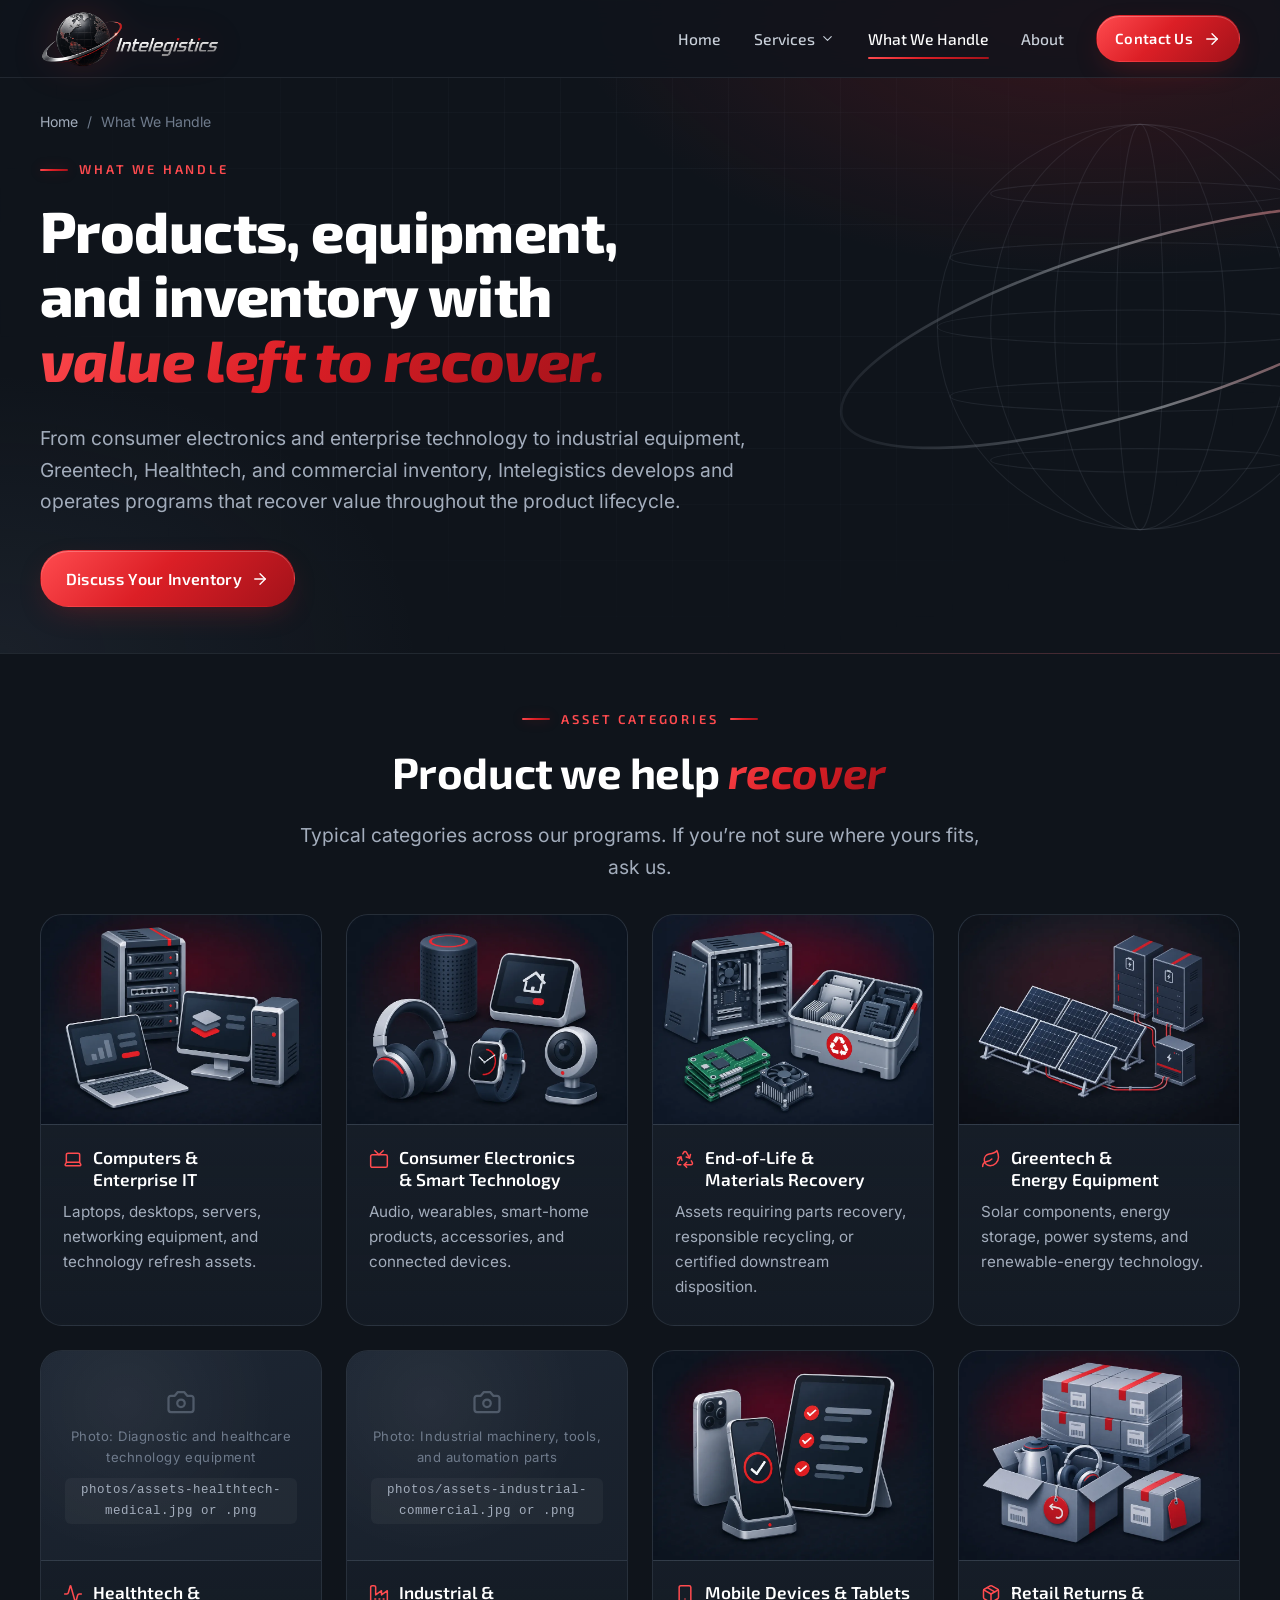
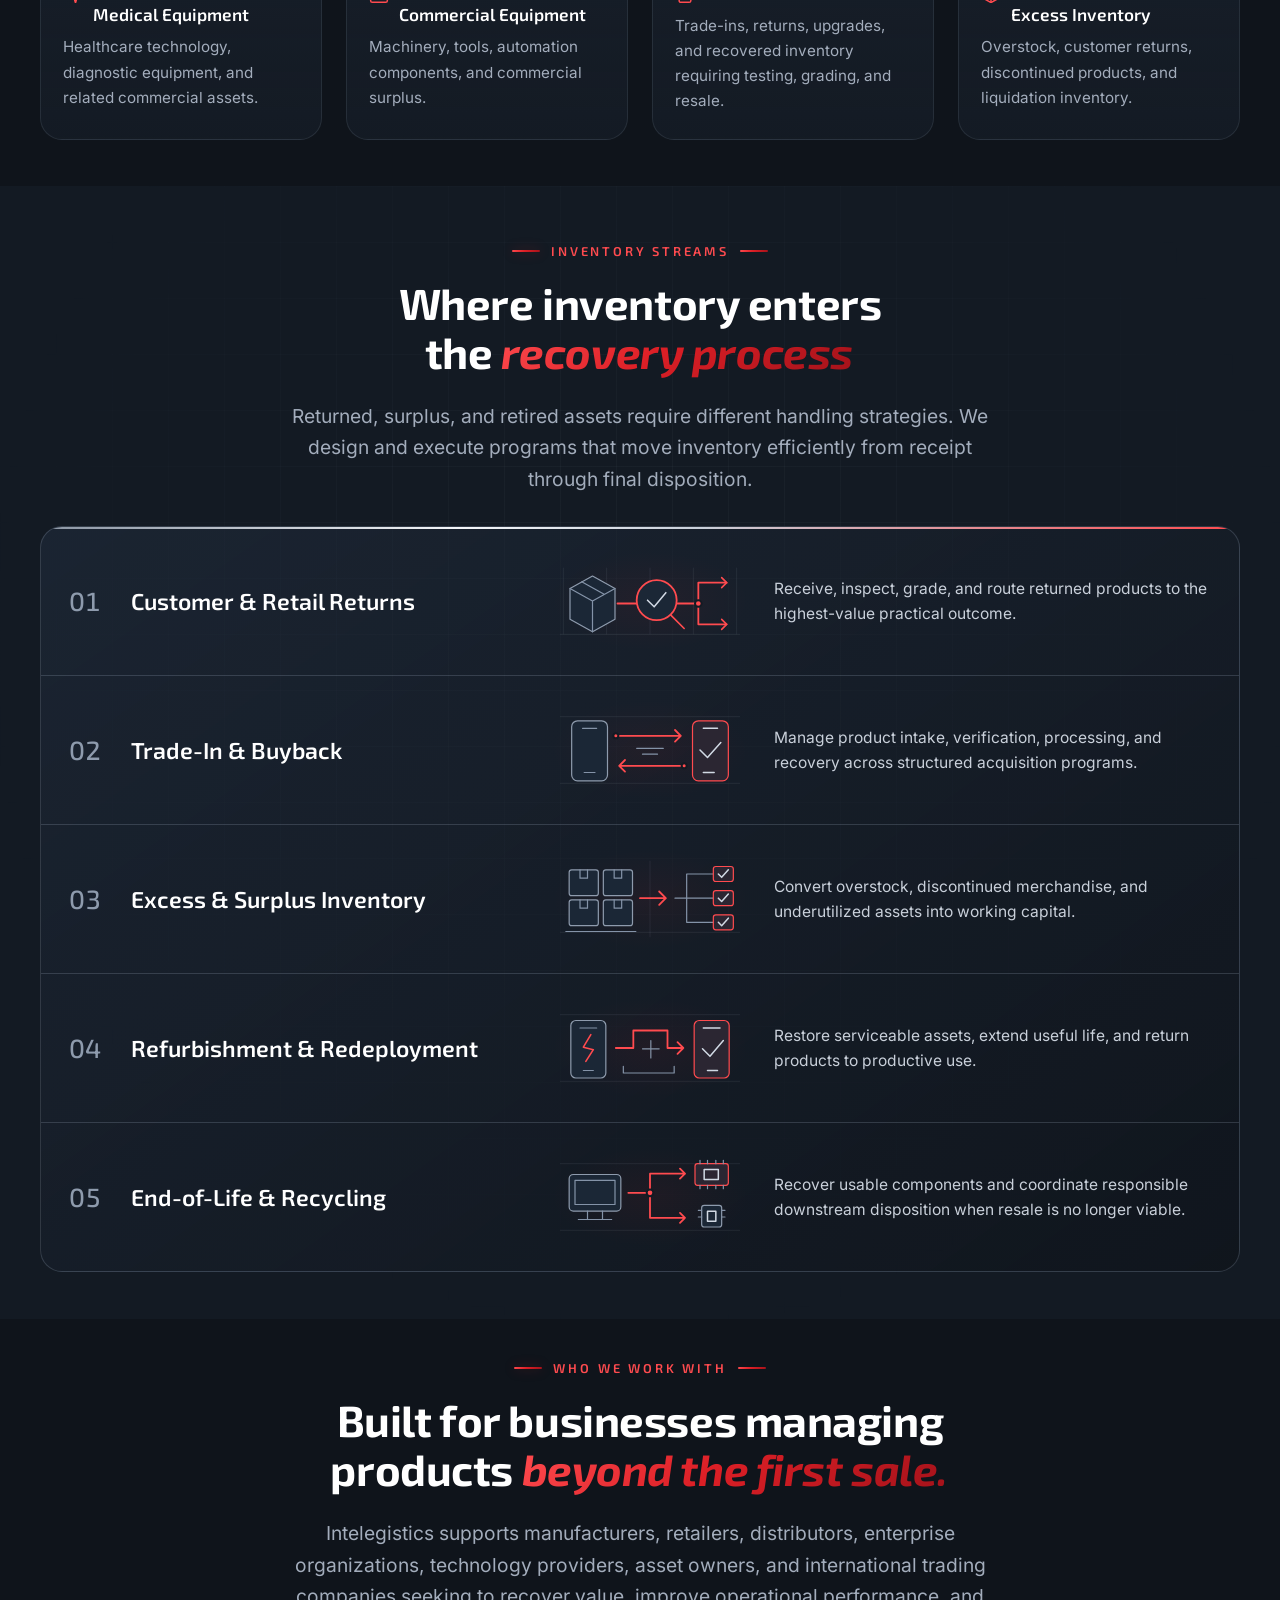
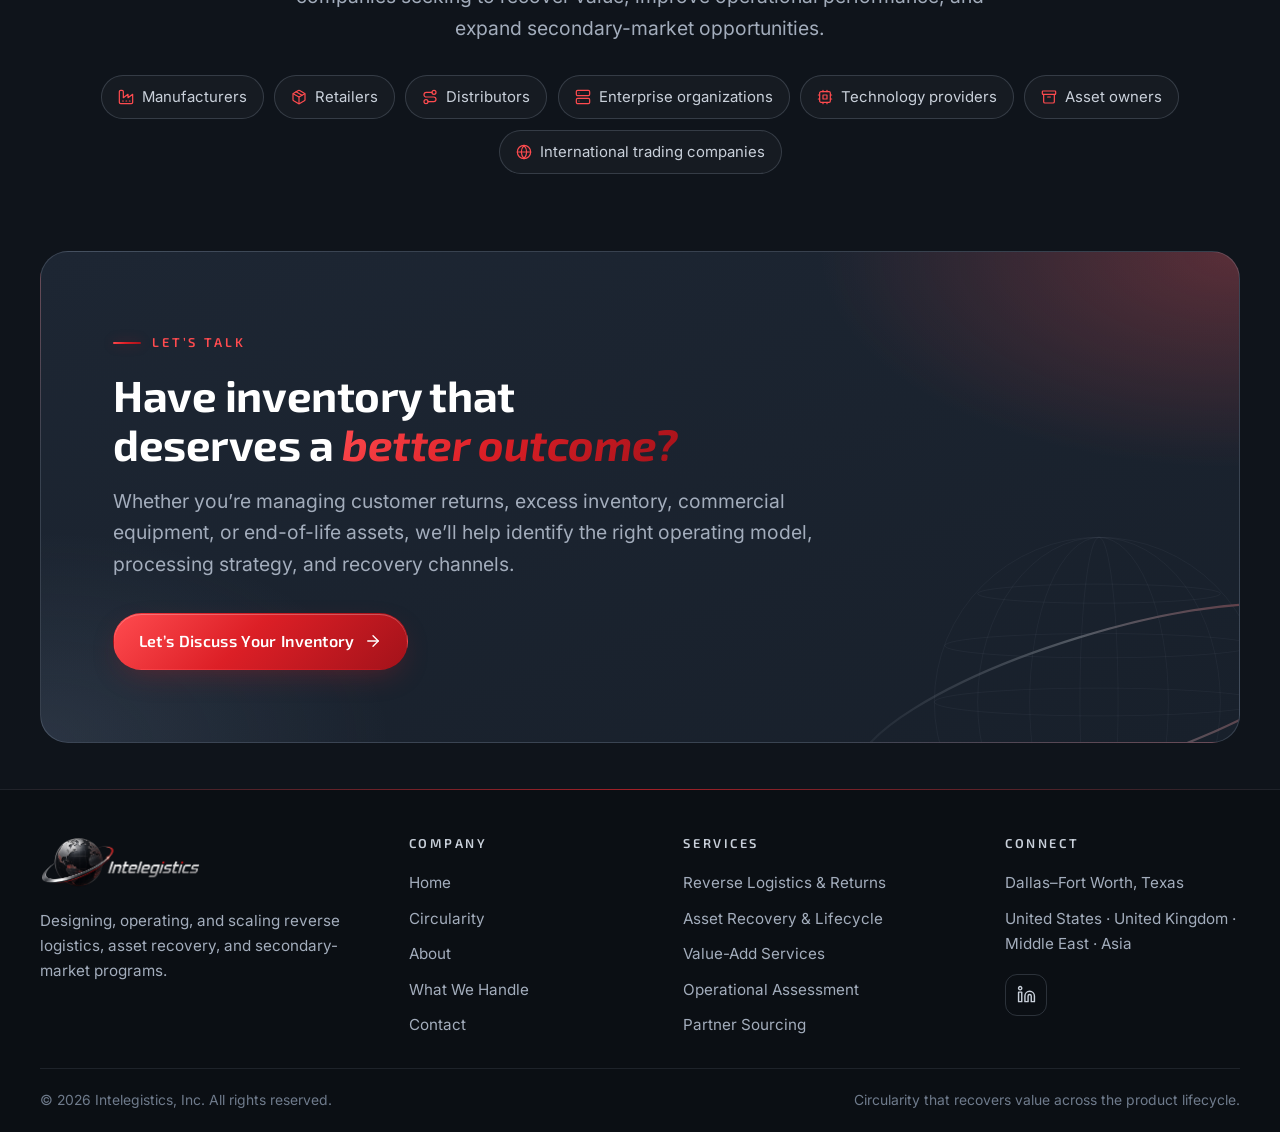
<file: what-we-handle.html>
<!DOCTYPE html>
<html lang="en">
<head>
  <meta charset="utf-8">
  <meta name="viewport" content="width=device-width, initial-scale=1">
  <title>What We Handle | Intelegistics</title>
  <meta name="description" content="Consumer electronics, enterprise IT, Greentech and energy equipment, Healthtech, industrial and commercial equipment, retail returns, excess inventory, and end-of-life assets.">
  <meta name="theme-color" content="#0f141b">
  <meta property="og:type" content="website">
  <meta property="og:site_name" content="Intelegistics, Inc.">
  <meta property="og:title" content="What We Handle | Intelegistics">
  <meta property="og:description" content="Consumer electronics, enterprise IT, Greentech and energy equipment, Healthtech, industrial and commercial equipment, retail returns, excess inventory, and end-of-life assets.">
  <link rel="icon" type="image/png" href="assets/img/favicon.png">
  <link rel="apple-touch-icon" href="assets/img/apple-touch-icon.png">
  <link rel="preload" href="assets/fonts/exo-2-latin-wght-normal.woff2" as="font" type="font/woff2" crossorigin>
  <link rel="preload" href="assets/fonts/inter-latin-wght-normal.woff2" as="font" type="font/woff2" crossorigin>
  <link rel="stylesheet" href="assets/css/style.css">
  <script>
    /* Photo slots load the file named in src (.webp); if it is missing they try .jpg, .jpeg, .png (any case). If none exists, the placeholder stays. */
    window.__photoExt = ["webp", "jpg", "jpeg", "png", "WEBP", "JPG", "JPEG", "PNG"];
    function __photo(img) {
      var n = +(img.dataset.n || 0), cur = (img.getAttribute("src") || "").split(".").pop();
      while (n < __photoExt.length && __photoExt[n] === cur) n++;
      if (n < __photoExt.length) { img.dataset.n = n + 1; img.src = img.dataset.base + "." + __photoExt[n]; }
      else { img.remove(); }
    }
    /* Frames marked data-fit="natural" take the photo's own proportions, so nothing gets cropped. */
    function __photoFit(img) {
      var f = img.parentNode;
      if (f && f.dataset.fit === "natural" && img.naturalWidth) f.style.setProperty("--ratio", img.naturalWidth + " / " + img.naturalHeight);
    }
  </script>
</head>
<body>
<a class="skip-link" href="#main">Skip to content</a>
<header class="site-header is-solid">
  <div class="container nav">
    <a class="brand" href="index.html" aria-label="Intelegistics home"><img src="assets/img/logo.png" alt="Intelegistics" width="188" height="58"></a>
    <button class="nav-toggle" aria-label="Open menu" aria-expanded="false" aria-controls="nav-panel"><span></span></button>
    <nav class="nav-panel" id="nav-panel" aria-label="Main">
      <ul class="nav-menu">
        <li><a class="nav-link" href="index.html">Home</a></li>
        <li class="has-dropdown">
          <button class="nav-link" aria-expanded="false" aria-haspopup="true">Services <svg class="chev" viewBox="0 0 24 24" fill="none" stroke="currentColor" stroke-width="1.8" stroke-linecap="round" stroke-linejoin="round" aria-hidden="true"><path d="m6 9 6 6 6-6"/></svg></button>
          <ul class="dropdown">
<li><a href="return-logistics.html"><svg class="icon" viewBox="0 0 24 24" fill="none" stroke="currentColor" stroke-width="1.8" stroke-linecap="round" stroke-linejoin="round" aria-hidden="true"><circle cx="6" cy="19" r="3"/><path d="M9 19h8.5a3.5 3.5 0 0 0 0-7h-11a3.5 3.5 0 0 1 0-7H15"/><circle cx="18" cy="5" r="3"/></svg><div><strong>Reverse Logistics & Returns</strong><span>Program design, assessment, and workflow</span></div></a></li>
<li><a href="refurbishing.html"><svg class="icon" viewBox="0 0 24 24" fill="none" stroke="currentColor" stroke-width="1.8" stroke-linecap="round" stroke-linejoin="round" aria-hidden="true"><path d="M14.7 6.3a1 1 0 0 0 0 1.4l1.6 1.6a1 1 0 0 0 1.4 0l3.77-3.77a6 6 0 0 1-7.94 7.94l-6.91 6.91a2.12 2.12 0 0 1-3-3l6.91-6.91a6 6 0 0 1 7.94-7.94l-3.76 3.76z"/></svg><div><strong>Refurbishment & Lifecycle</strong><span>Device processing, grading, and ITAD</span></div></a></li>
<li><a href="value-add-services.html"><svg class="icon" viewBox="0 0 24 24" fill="none" stroke="currentColor" stroke-width="1.8" stroke-linecap="round" stroke-linejoin="round" aria-hidden="true"><path d="m22 7-8.5 8.5-5-5L2 17"/><path d="M16 7h6v6"/></svg><div><strong>Value-Add Services</strong><span>Channels, buyers, partners, and market entry</span></div></a></li>
          </ul>
        </li>
        <li><a class="nav-link" href="what-we-handle.html" aria-current="page">What We Handle</a></li>
        <li><a class="nav-link" href="about.html">About</a></li>
        <li class="nav-cta"><a class="btn btn-primary btn-sm" href="contact.html">Contact Us <svg class="icon" viewBox="0 0 24 24" fill="none" stroke="currentColor" stroke-width="1.8" stroke-linecap="round" stroke-linejoin="round" aria-hidden="true"><path d="M5 12h14"/><path d="m12 5 7 7-7 7"/></svg></a></li>
      </ul>
    </nav>
  </div>
</header>
<main id="main">

<section class="page-hero">
  <div class="texture-grid"></div>
  <svg class="page-hero-orbit" viewBox="0 0 600 600" aria-hidden="true">
  <defs><linearGradient id="ph-wh-r" x1="0" x2="1"><stop offset="0" stop-color="#8b95a3" stop-opacity=".2"/><stop offset=".5" stop-color="#e9edf2" stop-opacity=".8"/><stop offset="1" stop-color="#ff4b4f"/></linearGradient></defs>
  <g fill="none" stroke="rgba(201,212,228,.16)">
    <circle cx="300" cy="300" r="190"/>
    <ellipse cx="300" cy="300" rx="140" ry="190"/><ellipse cx="300" cy="300" rx="80" ry="190"/><ellipse cx="300" cy="300" rx="22" ry="190"/>
    <ellipse cx="300" cy="300" rx="190" ry="16"/><ellipse cx="300" cy="235" rx="178" ry="14"/><ellipse cx="300" cy="365" rx="178" ry="14"/>
    <ellipse cx="300" cy="175" rx="140" ry="11"/><ellipse cx="300" cy="425" rx="140" ry="11"/>
  </g>
  <ellipse cx="300" cy="300" rx="292" ry="78" transform="rotate(-17 300 300)" fill="none" stroke="url(#ph-wh-r)" stroke-width="2.5"/>
</svg>
  <div class="container reveal">
    <nav aria-label="Breadcrumb"><ol class="breadcrumb"><li><a href="index.html">Home</a></li><li aria-current="page">What We Handle</li></ol></nav>
    <span class="eyebrow">What we handle</span>
    <h1>Products, equipment, and inventory with <span class="text-red">value left to recover.</span></h1>
    <p class="lead">From consumer electronics and enterprise technology to industrial equipment, Greentech, Healthtech, and commercial inventory, Intelegistics develops and operates programs that recover value throughout the product lifecycle.</p>
    <div class="btn-row"><a class="btn btn-primary" href="contact.html">Discuss Your Inventory <svg class="icon" viewBox="0 0 24 24" fill="none" stroke="currentColor" stroke-width="1.8" stroke-linecap="round" stroke-linejoin="round" aria-hidden="true"><path d="M5 12h14"/><path d="m12 5 7 7-7 7"/></svg></a></div>
  </div>
</section>

<section class="section">
  <div class="container">
    <div class="section-head center reveal">
  <span class="eyebrow">Asset categories</span>
  <h2>Product we help <span class="text-red">recover</span></h2>
  <p class="lead">Typical categories across our programs. If you&rsquo;re not sure where yours fits, ask us.</p>
</div>
    <div class="device-slideshow reveal" data-device-slideshow>
      <div class="grid grid-4 device-grid" id="device-slides">
        <article class="card device-card is-hover">
  <figure class="photo-slot" style="--ratio:4 / 3" data-photo-slot="assets-computers-it" data-fit="cover">
  <img src="assets/img/photos/assets-computers-it.webp" data-base="assets/img/photos/assets-computers-it" alt="Laptops, servers, and networking equipment" loading="lazy" decoding="async" onload="__photoFit(this)" onerror="__photo(this)">
  <figcaption class="photo-slot-label"><svg class="icon" viewBox="0 0 24 24" fill="none" stroke="currentColor" stroke-width="1.8" stroke-linecap="round" stroke-linejoin="round" aria-hidden="true"><path d="M14.5 4h-5L7 7H4a2 2 0 0 0-2 2v9a2 2 0 0 0 2 2h16a2 2 0 0 0 2-2V9a2 2 0 0 0-2-2h-3l-2.5-3z"/><circle cx="12" cy="13" r="3"/></svg><span>Photo: Laptops, servers, and networking equipment</span><code>photos/assets-computers-it.jpg or .png</code></figcaption>
</figure>
  <div class="device-body"><h3><svg class="icon" viewBox="0 0 24 24" fill="none" stroke="currentColor" stroke-width="1.8" stroke-linecap="round" stroke-linejoin="round" aria-hidden="true"><path d="M20 16V7a2 2 0 0 0-2-2H6a2 2 0 0 0-2 2v9m16 0H4m16 0 1.28 2.55a1 1 0 0 1-.9 1.45H3.62a1 1 0 0 1-.9-1.45L4 16"/></svg>Computers &amp; Enterprise IT</h3><p>Laptops, desktops, servers, networking equipment, and technology refresh assets.</p></div>
</article>
        <article class="card device-card is-hover">
  <figure class="photo-slot" style="--ratio:4 / 3" data-photo-slot="assets-consumer-electronics" data-fit="cover">
  <img src="assets/img/photos/assets-consumer-electronics.webp" data-base="assets/img/photos/assets-consumer-electronics" alt="Speakers, wearables, and smart-home devices" loading="lazy" decoding="async" onload="__photoFit(this)" onerror="__photo(this)">
  <figcaption class="photo-slot-label"><svg class="icon" viewBox="0 0 24 24" fill="none" stroke="currentColor" stroke-width="1.8" stroke-linecap="round" stroke-linejoin="round" aria-hidden="true"><path d="M14.5 4h-5L7 7H4a2 2 0 0 0-2 2v9a2 2 0 0 0 2 2h16a2 2 0 0 0 2-2V9a2 2 0 0 0-2-2h-3l-2.5-3z"/><circle cx="12" cy="13" r="3"/></svg><span>Photo: Speakers, wearables, and smart-home devices</span><code>photos/assets-consumer-electronics.jpg or .png</code></figcaption>
</figure>
  <div class="device-body"><h3><svg class="icon" viewBox="0 0 24 24" fill="none" stroke="currentColor" stroke-width="1.8" stroke-linecap="round" stroke-linejoin="round" aria-hidden="true"><rect x="2" y="7" width="20" height="15" rx="2"/><path d="m17 2-5 5-5-5"/></svg>Consumer Electronics &amp; Smart Technology</h3><p>Audio, wearables, smart-home products, accessories, and connected devices.</p></div>
</article>
        <article class="card device-card is-hover">
  <figure class="photo-slot" style="--ratio:4 / 3" data-photo-slot="assets-end-of-life" data-fit="cover">
  <img src="assets/img/photos/assets-end-of-life.webp" data-base="assets/img/photos/assets-end-of-life" alt="End-of-life equipment sorted for parts and recycling" loading="lazy" decoding="async" onload="__photoFit(this)" onerror="__photo(this)">
  <figcaption class="photo-slot-label"><svg class="icon" viewBox="0 0 24 24" fill="none" stroke="currentColor" stroke-width="1.8" stroke-linecap="round" stroke-linejoin="round" aria-hidden="true"><path d="M14.5 4h-5L7 7H4a2 2 0 0 0-2 2v9a2 2 0 0 0 2 2h16a2 2 0 0 0 2-2V9a2 2 0 0 0-2-2h-3l-2.5-3z"/><circle cx="12" cy="13" r="3"/></svg><span>Photo: End-of-life equipment sorted for parts and recycling</span><code>photos/assets-end-of-life.jpg or .png</code></figcaption>
</figure>
  <div class="device-body"><h3><svg class="icon" viewBox="0 0 24 24" fill="none" stroke="currentColor" stroke-width="1.8" stroke-linecap="round" stroke-linejoin="round" aria-hidden="true"><path d="M7 19H4.82a1.83 1.83 0 0 1-1.57-.88 1.79 1.79 0 0 1 0-1.78L7.2 9.5"/><path d="M11 19h8.2a1.83 1.83 0 0 0 1.56-.89 1.78 1.78 0 0 0 0-1.78l-1.23-2.12"/><path d="m14 16-3 3 3 3"/><path d="M8.29 13.6 7.2 9.5 3.1 10.6"/><path d="m9.34 5.81 1.1-1.89A1.83 1.83 0 0 1 11.99 3a1.78 1.78 0 0 1 1.55.89l3.94 6.84"/><path d="m13.38 9.63 4.1 1.1 1.1-4.1"/></svg>End-of-Life &amp; Materials Recovery</h3><p>Assets requiring parts recovery, responsible recycling, or certified downstream disposition.</p></div>
</article>
        <article class="card device-card is-hover">
  <figure class="photo-slot" style="--ratio:4 / 3" data-photo-slot="assets-greentech-energy" data-fit="cover">
  <img src="assets/img/photos/assets-greentech-energy.webp" data-base="assets/img/photos/assets-greentech-energy" alt="Solar panels and battery storage units" loading="lazy" decoding="async" onload="__photoFit(this)" onerror="__photo(this)">
  <figcaption class="photo-slot-label"><svg class="icon" viewBox="0 0 24 24" fill="none" stroke="currentColor" stroke-width="1.8" stroke-linecap="round" stroke-linejoin="round" aria-hidden="true"><path d="M14.5 4h-5L7 7H4a2 2 0 0 0-2 2v9a2 2 0 0 0 2 2h16a2 2 0 0 0 2-2V9a2 2 0 0 0-2-2h-3l-2.5-3z"/><circle cx="12" cy="13" r="3"/></svg><span>Photo: Solar panels and battery storage units</span><code>photos/assets-greentech-energy.jpg or .png</code></figcaption>
</figure>
  <div class="device-body"><h3><svg class="icon" viewBox="0 0 24 24" fill="none" stroke="currentColor" stroke-width="1.8" stroke-linecap="round" stroke-linejoin="round" aria-hidden="true"><path d="M11 20A7 7 0 0 1 9.8 6.1C15.5 5 17 4.48 19 2c1 2 2 4.18 2 8 0 5.5-4.78 10-10 10Z"/><path d="M2 21c0-3 1.85-5.36 5.08-6C9.5 14.52 12 13 13 12"/></svg>Greentech &amp; Energy Equipment</h3><p>Solar components, energy storage, power systems, and renewable-energy technology.</p></div>
</article>
        <article class="card device-card is-hover">
  <figure class="photo-slot" style="--ratio:4 / 3" data-photo-slot="assets-healthtech-medical" data-fit="cover">
  <img src="assets/img/photos/assets-healthtech-medical.webp" data-base="assets/img/photos/assets-healthtech-medical" alt="Diagnostic and healthcare technology equipment" loading="lazy" decoding="async" onload="__photoFit(this)" onerror="__photo(this)">
  <figcaption class="photo-slot-label"><svg class="icon" viewBox="0 0 24 24" fill="none" stroke="currentColor" stroke-width="1.8" stroke-linecap="round" stroke-linejoin="round" aria-hidden="true"><path d="M14.5 4h-5L7 7H4a2 2 0 0 0-2 2v9a2 2 0 0 0 2 2h16a2 2 0 0 0 2-2V9a2 2 0 0 0-2-2h-3l-2.5-3z"/><circle cx="12" cy="13" r="3"/></svg><span>Photo: Diagnostic and healthcare technology equipment</span><code>photos/assets-healthtech-medical.jpg or .png</code></figcaption>
</figure>
  <div class="device-body"><h3><svg class="icon" viewBox="0 0 24 24" fill="none" stroke="currentColor" stroke-width="1.8" stroke-linecap="round" stroke-linejoin="round" aria-hidden="true"><path d="M22 12h-2.48a2 2 0 0 0-1.93 1.46l-2.35 8.36a.25.25 0 0 1-.48 0L9.24 2.18a.25.25 0 0 0-.48 0l-2.35 8.36A2 2 0 0 1 4.49 12H2"/></svg>Healthtech &amp; Medical Equipment</h3><p>Healthcare technology, diagnostic equipment, and related commercial assets.</p></div>
</article>
        <article class="card device-card is-hover">
  <figure class="photo-slot" style="--ratio:4 / 3" data-photo-slot="assets-industrial-commercial" data-fit="cover">
  <img src="assets/img/photos/assets-industrial-commercial.webp" data-base="assets/img/photos/assets-industrial-commercial" alt="Industrial machinery, tools, and automation parts" loading="lazy" decoding="async" onload="__photoFit(this)" onerror="__photo(this)">
  <figcaption class="photo-slot-label"><svg class="icon" viewBox="0 0 24 24" fill="none" stroke="currentColor" stroke-width="1.8" stroke-linecap="round" stroke-linejoin="round" aria-hidden="true"><path d="M14.5 4h-5L7 7H4a2 2 0 0 0-2 2v9a2 2 0 0 0 2 2h16a2 2 0 0 0 2-2V9a2 2 0 0 0-2-2h-3l-2.5-3z"/><circle cx="12" cy="13" r="3"/></svg><span>Photo: Industrial machinery, tools, and automation parts</span><code>photos/assets-industrial-commercial.jpg or .png</code></figcaption>
</figure>
  <div class="device-body"><h3><svg class="icon" viewBox="0 0 24 24" fill="none" stroke="currentColor" stroke-width="1.8" stroke-linecap="round" stroke-linejoin="round" aria-hidden="true"><path d="M2 20a2 2 0 0 0 2 2h16a2 2 0 0 0 2-2V8l-7 5V8l-7 5V4a2 2 0 0 0-2-2H4a2 2 0 0 0-2 2Z"/><path d="M17 18h1"/><path d="M12 18h1"/><path d="M7 18h1"/></svg>Industrial &amp; Commercial Equipment</h3><p>Machinery, tools, automation components, and commercial surplus.</p></div>
</article>
        <article class="card device-card is-hover">
  <figure class="photo-slot" style="--ratio:4 / 3" data-photo-slot="assets-mobile-devices" data-fit="cover">
  <img src="assets/img/photos/assets-mobile-devices.webp" data-base="assets/img/photos/assets-mobile-devices" alt="Assorted smartphones and tablets" loading="lazy" decoding="async" onload="__photoFit(this)" onerror="__photo(this)">
  <figcaption class="photo-slot-label"><svg class="icon" viewBox="0 0 24 24" fill="none" stroke="currentColor" stroke-width="1.8" stroke-linecap="round" stroke-linejoin="round" aria-hidden="true"><path d="M14.5 4h-5L7 7H4a2 2 0 0 0-2 2v9a2 2 0 0 0 2 2h16a2 2 0 0 0 2-2V9a2 2 0 0 0-2-2h-3l-2.5-3z"/><circle cx="12" cy="13" r="3"/></svg><span>Photo: Assorted smartphones and tablets</span><code>photos/assets-mobile-devices.jpg or .png</code></figcaption>
</figure>
  <div class="device-body"><h3><svg class="icon" viewBox="0 0 24 24" fill="none" stroke="currentColor" stroke-width="1.8" stroke-linecap="round" stroke-linejoin="round" aria-hidden="true"><rect x="5" y="2" width="14" height="20" rx="2"/><path d="M12 18h.01"/></svg>Mobile Devices &amp; Tablets</h3><p>Trade-ins, returns, upgrades, and recovered inventory requiring testing, grading, and resale.</p></div>
</article>
        <article class="card device-card is-hover">
  <figure class="photo-slot" style="--ratio:4 / 3" data-photo-slot="assets-retail-excess" data-fit="cover">
  <img src="assets/img/photos/assets-retail-excess.webp" data-base="assets/img/photos/assets-retail-excess" alt="Pallets of retail returns and overstock" loading="lazy" decoding="async" onload="__photoFit(this)" onerror="__photo(this)">
  <figcaption class="photo-slot-label"><svg class="icon" viewBox="0 0 24 24" fill="none" stroke="currentColor" stroke-width="1.8" stroke-linecap="round" stroke-linejoin="round" aria-hidden="true"><path d="M14.5 4h-5L7 7H4a2 2 0 0 0-2 2v9a2 2 0 0 0 2 2h16a2 2 0 0 0 2-2V9a2 2 0 0 0-2-2h-3l-2.5-3z"/><circle cx="12" cy="13" r="3"/></svg><span>Photo: Pallets of retail returns and overstock</span><code>photos/assets-retail-excess.jpg or .png</code></figcaption>
</figure>
  <div class="device-body"><h3><svg class="icon" viewBox="0 0 24 24" fill="none" stroke="currentColor" stroke-width="1.8" stroke-linecap="round" stroke-linejoin="round" aria-hidden="true"><path d="m7.5 4.27 9 5.15"/><path d="M21 8a2 2 0 0 0-1-1.73l-7-4a2 2 0 0 0-2 0l-7 4A2 2 0 0 0 3 8v8a2 2 0 0 0 1 1.73l7 4a2 2 0 0 0 2 0l7-4A2 2 0 0 0 21 16Z"/><path d="m3.3 7 8.7 5 8.7-5"/><path d="M12 22V12"/></svg>Retail Returns &amp; Excess Inventory</h3><p>Overstock, customer returns, discontinued products, and liquidation inventory.</p></div>
</article>
      </div>
      <div class="device-controls" hidden>
        <p class="device-status" data-device-status aria-live="off" aria-atomic="true"><span data-device-count>1 / 8</span></p>
        <div class="device-navigation">
          <button class="leak-button" type="button" data-device-prev aria-label="Previous device category" aria-controls="device-slides"><svg viewBox="0 0 24 24" fill="none" aria-hidden="true"><path d="M19 12H5m6-6-6 6 6 6"/></svg></button>
          <button class="leak-button" type="button" data-device-rotation aria-label="Pause automatic slideshow" aria-controls="device-slides"><svg data-device-pause viewBox="0 0 24 24" fill="none" aria-hidden="true"><path d="M9 5v14M15 5v14"/></svg><svg data-device-play viewBox="0 0 24 24" fill="none" aria-hidden="true" hidden><path d="m9 5 10 7-10 7Z"/></svg></button>
          <button class="leak-button" type="button" data-device-next aria-label="Next device category" aria-controls="device-slides"><svg viewBox="0 0 24 24" fill="none" aria-hidden="true"><path d="M5 12h14m-6-6 6 6-6 6"/></svg></button>
        </div>
      </div>
    </div>
  </div>
</section>

<section class="section section--alt inventory-section" id="inventory-streams" aria-labelledby="inventory-streams-title">
  <div class="texture-grid"></div>
  <div class="container">
    <div class="section-head center reveal">
  <span class="eyebrow">Inventory streams</span>
  <h2 id="inventory-streams-title">Where inventory enters the <span class="text-red">recovery process</span></h2>
  <p class="lead">Returned, surplus, and retired assets require different handling strategies. We design and execute programs that move inventory efficiently from receipt through final disposition.</p>
</div>
    <ol class="inventory-board reveal-stagger" role="list">
      <li class="inventory-stream">
        <span class="inventory-number" aria-hidden="true">01</span>
        <h3 class="inventory-heading">Customer &amp; Retail Returns</h3>
        <div class="inventory-visual" aria-hidden="true">
          <svg class="inventory-art" viewBox="0 0 240 120" fill="none" focusable="false" aria-hidden="true">
            <path class="inventory-art-guide" d="M12 100h216M16 20v80m52-80v80m52-80v80m52-80v80m52-80v80"/>
            <path class="inventory-art-panel" d="m24 45 27-15 27 15v37L51 97 24 82Z"/>
            <path class="inventory-art-wire" d="m24 45 27 15 27-15M51 60v37M38 37l27 15"/>
            <path class="inventory-art-route" d="M81 63h23m49 0h25V38h34m-34 25v25h34"/>
            <circle class="inventory-art-lens" cx="128" cy="59" r="24"/>
            <path class="inventory-art-silver" d="m117 59 8 8 14-17"/>
            <path class="inventory-art-accent" d="m145 77 16 16m45-61 6 6-6 6m0 38 6 6-6 6"/>
            <circle class="inventory-art-point" cx="178" cy="63" r="4"/>
          </svg>
        </div>
        <p class="inventory-description">Receive, inspect, grade, and route returned products to the highest-value practical outcome.</p>
      </li>
      <li class="inventory-stream">
        <span class="inventory-number" aria-hidden="true">02</span>
        <h3 class="inventory-heading">Trade-In &amp; Buyback</h3>
        <div class="inventory-visual" aria-hidden="true">
          <svg class="inventory-art" viewBox="0 0 240 120" fill="none" focusable="false" aria-hidden="true">
            <path class="inventory-art-guide" d="M12 100h216M12 20h216"/>
            <rect class="inventory-art-panel" x="26" y="25" width="43" height="72" rx="7"/>
            <path class="inventory-art-wire" d="M39 34h17M41 87h13"/>
            <rect class="inventory-art-module" x="171" y="25" width="43" height="72" rx="7"/>
            <path class="inventory-art-silver" d="M184 34h17m-17 53h13m-17-27 9 9 16-18"/>
            <path class="inventory-art-route" d="M79 43h78m-7-7 7 7-7 7M161 79H83m7-7-7 7 7 7"/>
            <path class="inventory-art-wire" d="M104 58h32m-25 7h18"/>
            <circle class="inventory-art-point" cx="79" cy="43" r="3"/><circle class="inventory-art-point" cx="161" cy="79" r="3"/>
          </svg>
        </div>
        <p class="inventory-description">Manage product intake, verification, processing, and recovery across structured acquisition programs.</p>
      </li>
      <li class="inventory-stream">
        <span class="inventory-number" aria-hidden="true">03</span>
        <h3 class="inventory-heading">Excess &amp; Surplus Inventory</h3>
        <div class="inventory-visual" aria-hidden="true">
          <svg class="inventory-art" viewBox="0 0 240 120" fill="none" focusable="false" aria-hidden="true">
            <path class="inventory-art-guide" d="M12 100h216M120 14v92"/>
            <g class="inventory-art-panel"><rect x="23" y="25" width="35" height="31" rx="3"/><rect x="64" y="25" width="35" height="31" rx="3"/><rect x="23" y="61" width="35" height="31" rx="3"/><rect x="64" y="61" width="35" height="31" rx="3"/></g>
            <path class="inventory-art-wire" d="M36 25v10h9V25m32 0v10h9V25M36 61v10h9V61m32 0v10h9V61M19 99h84"/>
            <path class="inventory-art-route" d="M108 59h31m-8-8 8 8-8 8"/>
            <path class="inventory-art-wire" d="M150 59h14V30h32m-32 29h32m-32 0v29h32"/>
            <g class="inventory-art-module"><rect x="196" y="21" width="24" height="18" rx="3"/><rect x="196" y="50" width="24" height="18" rx="3"/><rect x="196" y="79" width="24" height="18" rx="3"/></g>
            <path class="inventory-art-silver" d="m202 30 4 4 8-9m-12 34 4 4 8-9m-12 34 4 4 8-9"/>
          </svg>
        </div>
        <p class="inventory-description">Convert overstock, discontinued merchandise, and underutilized assets into working capital.</p>
      </li>
      <li class="inventory-stream">
        <span class="inventory-number" aria-hidden="true">04</span>
        <h3 class="inventory-heading">Refurbishment &amp; Redeployment</h3>
        <div class="inventory-visual" aria-hidden="true">
          <svg class="inventory-art" viewBox="0 0 240 120" fill="none" focusable="false" aria-hidden="true">
            <path class="inventory-art-guide" d="M12 100h216M12 20h216"/>
            <rect class="inventory-art-panel" x="25" y="27" width="42" height="69" rx="6"/>
            <path class="inventory-art-wire" d="M36 36h20M40 87h12"/>
            <path class="inventory-art-accent" d="m49 44-9 15 12 3-9 14"/>
            <path class="inventory-art-route" d="M79 60h21V39h41v21h19m-7-7 7 7-7 7"/>
            <path class="inventory-art-wire" d="M88 82v8h61v-8m-28-31v21m-10-11h20"/>
            <rect class="inventory-art-module" x="173" y="27" width="42" height="69" rx="6"/>
            <path class="inventory-art-silver" d="M184 36h20m-15 51h12m-18-26 9 9 16-19"/>
          </svg>
        </div>
        <p class="inventory-description">Restore serviceable assets, extend useful life, and return products to productive use.</p>
      </li>
      <li class="inventory-stream">
        <span class="inventory-number" aria-hidden="true">05</span>
        <h3 class="inventory-heading">End-of-Life &amp; Recycling</h3>
        <div class="inventory-visual" aria-hidden="true">
          <svg class="inventory-art" viewBox="0 0 240 120" fill="none" focusable="false" aria-hidden="true">
            <path class="inventory-art-guide" d="M12 100h216M12 20h216"/>
            <rect class="inventory-art-panel" x="23" y="33" width="62" height="44" rx="5"/>
            <path class="inventory-art-wire" d="M30 40h48v29H30Zm15 37v10m18-10v10M34 87h40"/>
            <path class="inventory-art-route" d="M94 55h26V32h42m-42 23v30h42m-6-59 6 6-6 6m0 41 6 6-6 6"/>
            <rect class="inventory-art-module" x="174" y="20" width="40" height="26" rx="3"/>
            <rect class="inventory-art-panel" x="182" y="70" width="24" height="26" rx="3"/>
            <path class="inventory-art-silver" d="M185 27h17v12h-17Zm4 50h10v12h-10Z"/>
            <path class="inventory-art-wire" d="M180 16v4m9-4v4m10-4v4m9-4v4m-28 26v4m9-4v4m10-4v4m9-4v4M178 76h4m-4 8h4m24-8h4m-4 8h4"/>
            <circle class="inventory-art-point" cx="120" cy="55" r="4"/>
          </svg>
        </div>
        <p class="inventory-description">Recover usable components and coordinate responsible downstream disposition when resale is no longer viable.</p>
      </li>
    </ol>
  </div>
</section>

<section class="section section--tight">
  <div class="container center">
    <div class="section-head center reveal">
  <span class="eyebrow">Who we work with</span>
  <h2>Built for businesses managing products <span class="text-red">beyond the first sale.</span></h2>
  <p class="lead">Intelegistics supports manufacturers, retailers, distributors, enterprise organizations, technology providers, asset owners, and international trading companies seeking to recover value, improve operational performance, and expand secondary-market opportunities.</p>
</div>
    <ul class="chips reveal">
      <li><svg class="icon" viewBox="0 0 24 24" fill="none" stroke="currentColor" stroke-width="1.8" stroke-linecap="round" stroke-linejoin="round" aria-hidden="true"><path d="M2 20a2 2 0 0 0 2 2h16a2 2 0 0 0 2-2V8l-7 5V8l-7 5V4a2 2 0 0 0-2-2H4a2 2 0 0 0-2 2Z"/><path d="M17 18h1"/><path d="M12 18h1"/><path d="M7 18h1"/></svg>Manufacturers</li>
      <li><svg class="icon" viewBox="0 0 24 24" fill="none" stroke="currentColor" stroke-width="1.8" stroke-linecap="round" stroke-linejoin="round" aria-hidden="true"><path d="m7.5 4.27 9 5.15"/><path d="M21 8a2 2 0 0 0-1-1.73l-7-4a2 2 0 0 0-2 0l-7 4A2 2 0 0 0 3 8v8a2 2 0 0 0 1 1.73l7 4a2 2 0 0 0 2 0l7-4A2 2 0 0 0 21 16Z"/><path d="m3.3 7 8.7 5 8.7-5"/><path d="M12 22V12"/></svg>Retailers</li>
      <li><svg class="icon" viewBox="0 0 24 24" fill="none" stroke="currentColor" stroke-width="1.8" stroke-linecap="round" stroke-linejoin="round" aria-hidden="true"><circle cx="6" cy="19" r="3"/><path d="M9 19h8.5a3.5 3.5 0 0 0 0-7h-11a3.5 3.5 0 0 1 0-7H15"/><circle cx="18" cy="5" r="3"/></svg>Distributors</li>
      <li><svg class="icon" viewBox="0 0 24 24" fill="none" stroke="currentColor" stroke-width="1.8" stroke-linecap="round" stroke-linejoin="round" aria-hidden="true"><rect x="2" y="2" width="20" height="8" rx="2"/><rect x="2" y="14" width="20" height="8" rx="2"/><path d="M6 6h.01M6 18h.01"/></svg>Enterprise organizations</li>
      <li><svg class="icon" viewBox="0 0 24 24" fill="none" stroke="currentColor" stroke-width="1.8" stroke-linecap="round" stroke-linejoin="round" aria-hidden="true"><rect x="4" y="4" width="16" height="16" rx="2"/><rect x="9" y="9" width="6" height="6"/><path d="M15 2v2M15 20v2M2 15h2M2 9h2M20 15h2M20 9h2M9 2v2M9 20v2"/></svg>Technology providers</li>
      <li><svg class="icon" viewBox="0 0 24 24" fill="none" stroke="currentColor" stroke-width="1.8" stroke-linecap="round" stroke-linejoin="round" aria-hidden="true"><rect x="2" y="3" width="20" height="5" rx="1"/><path d="M4 8v11a2 2 0 0 0 2 2h12a2 2 0 0 0 2-2V8"/><path d="M10 12h4"/></svg>Asset owners</li>
      <li><svg class="icon" viewBox="0 0 24 24" fill="none" stroke="currentColor" stroke-width="1.8" stroke-linecap="round" stroke-linejoin="round" aria-hidden="true"><circle cx="12" cy="12" r="10"/><path d="M2 12h20"/><path d="M12 2a15.3 15.3 0 0 1 4 10 15.3 15.3 0 0 1-4 10 15.3 15.3 0 0 1-4-10 15.3 15.3 0 0 1 4-10z"/></svg>International trading companies</li>
    </ul>
  </div>
</section>

<section class="cta-band">
  <div class="container">
    <div class="cta-box cta-box--solo reveal">
      <svg class="cta-orbit" viewBox="0 0 600 600" aria-hidden="true">
  <defs><linearGradient id="c-wh-r" x1="0" x2="1"><stop offset="0" stop-color="#8b95a3" stop-opacity=".2"/><stop offset=".5" stop-color="#e9edf2" stop-opacity=".8"/><stop offset="1" stop-color="#ff4b4f"/></linearGradient></defs>
  <g fill="none" stroke="rgba(201,212,228,.16)">
    <circle cx="300" cy="300" r="190"/>
    <ellipse cx="300" cy="300" rx="140" ry="190"/><ellipse cx="300" cy="300" rx="80" ry="190"/><ellipse cx="300" cy="300" rx="22" ry="190"/>
    <ellipse cx="300" cy="300" rx="190" ry="16"/><ellipse cx="300" cy="235" rx="178" ry="14"/><ellipse cx="300" cy="365" rx="178" ry="14"/>
    <ellipse cx="300" cy="175" rx="140" ry="11"/><ellipse cx="300" cy="425" rx="140" ry="11"/>
  </g>
  <ellipse cx="300" cy="300" rx="292" ry="78" transform="rotate(-17 300 300)" fill="none" stroke="url(#c-wh-r)" stroke-width="2.5"/>
</svg>
      <div style="position:relative">
        <span class="eyebrow">Let&rsquo;s talk</span>
        <h2>Have inventory that deserves a <span class="text-red">better outcome?</span></h2>
        <p class="lead">Whether you&rsquo;re managing customer returns, excess inventory, commercial equipment, or end-of-life assets, we&rsquo;ll help identify the right operating model, processing strategy, and recovery channels.</p>
        <div class="btn-row"><a class="btn btn-primary" href="contact.html">Let&rsquo;s Discuss Your Inventory <svg class="icon" viewBox="0 0 24 24" fill="none" stroke="currentColor" stroke-width="1.8" stroke-linecap="round" stroke-linejoin="round" aria-hidden="true"><path d="M5 12h14"/><path d="m12 5 7 7-7 7"/></svg></a></div>
      </div>
      
    </div>
  </div>
</section>

</main>
<footer class="site-footer">
  <div class="container">
    <div class="footer-grid">
      <div class="footer-brand">
        <img src="assets/img/logo.png" alt="Intelegistics" width="168" height="52" loading="lazy">
        <p>Designing, operating, and scaling reverse logistics, asset recovery, and secondary-market programs.</p>
      </div>
      <div>
        <h4>Company</h4>
        <ul class="footer-links">
          <li><a href="index.html">Home</a></li>
          <li><a href="index.html#circularity">Circularity</a></li>
          <li><a href="about.html">About</a></li>
          <li><a href="what-we-handle.html">What We Handle</a></li>
          <li><a href="contact.html">Contact</a></li>
        </ul>
      </div>
      <div>
        <h4>Services</h4>
        <ul class="footer-links">
          <li><a href="return-logistics.html">Reverse Logistics &amp; Returns</a></li>
          <li><a href="refurbishing.html">Asset Recovery &amp; Lifecycle</a></li>
          <li><a href="value-add-services.html">Value-Add Services</a></li>
          <li><a href="return-logistics.html#assessment">Operational Assessment</a></li>
          <li><a href="value-add-services.html#partners">Partner Sourcing</a></li>
        </ul>
      </div>
      <div>
        <h4>Connect</h4>
        <ul class="footer-links">
          <li>Dallas&ndash;Fort Worth, Texas</li>
          <li>United States &middot; United Kingdom &middot; Middle East &middot; Asia</li>
          <li data-email-item><a href="#">&nbsp;</a></li>
        </ul>
        <div class="social" style="margin-top:1.1rem">
          <a data-linkedin href="https://www.linkedin.com/company/109301424/" target="_blank" rel="noopener" aria-label="Intelegistics on LinkedIn"><svg class="icon" viewBox="0 0 24 24" fill="none" stroke="currentColor" stroke-width="1.8" stroke-linecap="round" stroke-linejoin="round" aria-hidden="true"><path d="M16 8a6 6 0 0 1 6 6v7h-4v-7a2 2 0 0 0-2-2 2 2 0 0 0-2 2v7h-4v-7a6 6 0 0 1 6-6z"/><rect x="2" y="9" width="4" height="12"/><circle cx="4" cy="4" r="2"/></svg></a>
        </div>
      </div>
    </div>
    <div class="footer-bottom">
      <span>&copy; <span data-year>2026</span> Intelegistics, Inc. All rights reserved.</span>
      <span>Circularity that recovers value across the product lifecycle.</span>
    </div>
  </div>
</footer>
<script src="assets/js/main.js"></script>
<script src="assets/js/device-slideshow.js" defer></script>
<script src="assets/js/preload.js" defer></script>
<script src="assets/js/track.js" defer></script>
</body>
</html>
</file>
<file: assets/css/style.css>
/* ==========================================================================
   Intelegistics, Inc. — site styles
   Dark graphite theme, chrome/silver + brand red (sampled from logo)
   ========================================================================== */

/* ---------- Self-hosted fonts (OFL licensed, see assets/fonts) ---------- */
@font-face {
  font-family: "Exo 2"; font-style: normal; font-weight: 100 900; font-display: swap;
  src: url("../fonts/exo-2-latin-wght-normal.woff2") format("woff2-variations"), url("../fonts/exo-2-latin-wght-normal.woff2") format("woff2");
}
@font-face {
  font-family: "Exo 2"; font-style: italic; font-weight: 100 900; font-display: swap;
  src: url("../fonts/exo-2-latin-wght-italic.woff2") format("woff2-variations"), url("../fonts/exo-2-latin-wght-italic.woff2") format("woff2");
}
@font-face {
  font-family: "Mrs Saint Delafield"; font-style: normal; font-weight: 400; font-display: swap;
  src: url("../fonts/mrs-saint-delafield-latin-400-normal.woff2") format("woff2");
}
@font-face {
  font-family: "Inter"; font-style: normal; font-weight: 100 900; font-display: swap;
  src: url("../fonts/inter-latin-wght-normal.woff2") format("woff2-variations"), url("../fonts/inter-latin-wght-normal.woff2") format("woff2");
}

:root {
  /* Surfaces: graphite with a cool blue undertone (dark, not black) */
  --bg:          #0f141b;
  --bg-alt:      #131a23;
  --surface:     #18202b;
  --surface-2:   #1d2633;
  --surface-3:   #243042;
  --line:        rgba(196, 210, 230, 0.10);
  --line-strong: rgba(196, 210, 230, 0.18);

  /* Text */
  --text:   #e9edf3;
  --muted:  #a3adbc;
  --faint:  #6f7b8c;

  /* Brand */
  --red:        #dc1f26;
  --red-bright: #ff4b4f;
  --red-deep:   #a3121a;
  --red-glow:   rgba(220, 31, 38, 0.35);
  --silver-1:   #ffffff;
  --silver-2:   #c9d0da;
  --silver-3:   #8b95a3;

  --grad-red:    linear-gradient(135deg, #ff4b4f 0%, #dc1f26 45%, #a3121a 100%);
  --grad-silver: linear-gradient(180deg, #ffffff 0%, #dfe4ea 45%, #9aa4b1 100%);
  --grad-chrome: linear-gradient(90deg, #8b95a3 0%, #f4f6f9 35%, #c9d0da 55%, #ff4b4f 100%);

  /* Type */
  --font-display: "Exo 2", "Segoe UI", system-ui, sans-serif;
  --font-body:    "Inter", "Segoe UI", system-ui, -apple-system, sans-serif;

  /* Layout */
  --container: 1200px;
  --radius:    14px;
  --radius-sm: 10px;
  --radius-lg: 22px;
  --header-h:  78px;
  /* Shared vertical rhythm: compact on phones, with room for desktop layouts. */
  --section-space: clamp(1.5rem, 3.6vw, 3rem);
  --section-tight-space: clamp(1rem, 2.4vw, 2rem);
  --section-heading-space: clamp(1.25rem, 2.4vw, 2rem);
  --hero-inset: clamp(1rem, 2.5vw, 2rem);
  --shadow:    0 18px 50px -20px rgba(0, 0, 0, 0.65);
  --ease:      cubic-bezier(.2, .7, .2, 1);
}

/* ---------- Reset / base ---------- */
*, *::before, *::after { box-sizing: border-box; }
html { scroll-behavior: smooth; -webkit-text-size-adjust: 100%; }
body {
  margin: 0;
  font-family: var(--font-body);
  font-size: 1.0625rem;
  line-height: 1.65;
  color: var(--text);
  background: var(--bg);
  -webkit-font-smoothing: antialiased;
  text-rendering: optimizeLegibility;
  overflow-x: hidden;
}
img { max-width: 100%; display: block; }
a { color: inherit; text-decoration: none; }
p { margin: 0 0 1.1em; }
p:last-child { margin-bottom: 0; }
ul { margin: 0; padding: 0; }
button, input, select, textarea { font: inherit; color: inherit; }
::selection { background: var(--red); color: #fff; }

:focus-visible {
  outline: 2px solid var(--red-bright);
  outline-offset: 3px;
  border-radius: 4px;
}

.skip-link {
  position: absolute; left: 1rem; top: -60px; z-index: 200;
  background: var(--red); color: #fff; padding: .6rem 1rem; border-radius: 8px;
  transition: top .2s;
}
.skip-link:focus { top: 1rem; }

.sr-only {
  position: absolute; width: 1px; height: 1px; padding: 0; margin: -1px;
  overflow: hidden; clip: rect(0,0,0,0); white-space: nowrap; border: 0;
}

/* ---------- Typography ---------- */
h1, h2, h3, h4 {
  font-family: var(--font-display);
  font-weight: 700;
  line-height: 1.12;
  letter-spacing: -0.01em;
  margin: 0 0 .55em;
  color: var(--silver-1);
  text-wrap: balance;
}
.lead, .statement { text-wrap: pretty; }
h1 { font-size: clamp(2.4rem, 5.2vw, 4.1rem); font-weight: 800; }
h2 { font-size: clamp(1.9rem, 3.4vw, 2.75rem); }
h3 { font-size: 1.28rem; font-weight: 600; letter-spacing: 0; }
h4 { font-size: 1.05rem; font-weight: 600; }

.text-silver {
  background: var(--grad-silver);
  -webkit-background-clip: text; background-clip: text;
  -webkit-text-fill-color: transparent;
}
.text-red {
  background: var(--grad-red);
  -webkit-background-clip: text; background-clip: text;
  -webkit-text-fill-color: transparent;
  font-style: italic;
  padding-right: .06em;
}

.lead { font-size: clamp(1.08rem, 1.5vw, 1.25rem); color: var(--muted); max-width: 46rem; }
.muted { color: var(--muted); }

.eyebrow {
  display: inline-flex; align-items: center; gap: .7rem;
  font-family: var(--font-display);
  font-size: .8rem; font-weight: 600;
  letter-spacing: .22em; text-transform: uppercase;
  color: var(--red-bright);
  margin-bottom: 1.1rem;
}
.eyebrow::before {
  content: ""; width: 28px; height: 2px; border-radius: 2px;
  background: var(--grad-red);
  box-shadow: 0 0 12px var(--red-glow);
}
.center .eyebrow::after {
  content: ""; width: 28px; height: 2px; border-radius: 2px;
  background: var(--grad-red);
}

/* ---------- Layout ---------- */
.container { width: min(var(--container), 100% - 2.5rem); margin-inline: auto; }
.section { padding: var(--section-space) 0; position: relative; }
.section--alt { background: var(--bg-alt); }
.section--tight { padding: var(--section-tight-space) 0; }
.section-head { max-width: 760px; margin-bottom: var(--section-heading-space); }
.section-head.center { margin-inline: auto; text-align: center; }
.section-head.center .lead { margin-inline: auto; }
.center { text-align: center; }
[id] { scroll-margin-top: calc(var(--header-h) + 24px); }

.grid { display: grid; gap: 1.5rem; }
.grid-2 { grid-template-columns: repeat(2, 1fr); }
.grid-3 { grid-template-columns: repeat(3, 1fr); }
.grid-4 { grid-template-columns: repeat(4, 1fr); }

/* Subtle globe-grid texture used on alt sections and heroes */
.texture-grid {
  position: absolute; inset: 0; pointer-events: none; z-index: 0;
  background-image:
    linear-gradient(rgba(196,210,230,.035) 1px, transparent 1px),
    linear-gradient(90deg, rgba(196,210,230,.035) 1px, transparent 1px);
  background-size: 56px 56px;
  -webkit-mask-image: radial-gradient(ellipse at 50% 40%, #000 20%, transparent 75%);
          mask-image: radial-gradient(ellipse at 50% 40%, #000 20%, transparent 75%);
}
.section > .container { position: relative; z-index: 1; }

/* ---------- Buttons ---------- */
.btn {
  --pad-y: .9rem; --pad-x: 1.55rem;
  display: inline-flex; align-items: center; justify-content: center; gap: .6rem;
  padding: var(--pad-y) var(--pad-x);
  font-family: var(--font-display); font-weight: 600; font-size: 1rem; letter-spacing: .02em;
  border-radius: 999px; border: 1px solid transparent;
  cursor: pointer; white-space: nowrap;
  transition: transform .25s var(--ease), box-shadow .25s var(--ease), background .25s, border-color .25s, color .25s;
}
.btn svg { width: 18px; height: 18px; transition: transform .25s var(--ease); }
.btn:hover svg { transform: translateX(3px); }
.btn-primary {
  background: var(--grad-red); color: #fff;
  box-shadow: 0 10px 30px -10px var(--red-glow), inset 0 1px 0 rgba(255,255,255,.25);
}
.btn-primary:hover { transform: translateY(-2px); box-shadow: 0 16px 40px -12px rgba(220,31,38,.6), inset 0 1px 0 rgba(255,255,255,.25); }
.btn-ghost {
  background: rgba(255,255,255,.03); color: var(--silver-1);
  border-color: var(--line-strong);
}
.btn-ghost:hover { border-color: rgba(255,255,255,.4); background: rgba(255,255,255,.06); transform: translateY(-2px); }
.btn-sm { --pad-y: .62rem; --pad-x: 1.15rem; font-size: .92rem; }
.btn-row { display: flex; flex-wrap: wrap; gap: .9rem; margin-top: 2rem; }
.center .btn-row { justify-content: center; }

.link-arrow {
  display: inline-flex; align-items: center; gap: .45rem;
  font-family: var(--font-display); font-weight: 600; font-size: .95rem;
  color: var(--red-bright);
}
.link-arrow svg { width: 16px; height: 16px; transition: transform .25s var(--ease); }
.link-arrow:hover svg { transform: translateX(4px); }

/* ---------- Icons ---------- */
.icon { width: 24px; height: 24px; flex: none; }
.icon-tile {
  width: 52px; height: 52px; border-radius: 14px;
  display: grid; place-items: center;
  background: linear-gradient(160deg, rgba(255,75,79,.18), rgba(220,31,38,.05));
  border: 1px solid rgba(255,75,79,.28);
  color: var(--red-bright);
  margin-bottom: 1.3rem;
}
.icon-tile .icon { width: 25px; height: 25px; }

/* ---------- Header / nav ---------- */
.site-header {
  position: fixed; inset: 0 0 auto 0; z-index: 100;
  height: var(--header-h);
  transition: background .35s, border-color .35s, backdrop-filter .35s, height .3s;
  border-bottom: 1px solid transparent;
}
.site-header.is-scrolled,
.site-header.is-solid {
  background: rgba(15, 20, 27, .82);
  -webkit-backdrop-filter: saturate(140%) blur(14px);
          backdrop-filter: saturate(140%) blur(14px);
  border-bottom-color: var(--line);
}
.nav { height: 100%; display: flex; align-items: center; justify-content: space-between; gap: 2rem; }
.brand { display: flex; align-items: center; flex: none; }
.brand img { height: 58px; width: auto; filter: drop-shadow(0 0 18px rgba(220,31,38,.18)); }

.nav-menu { display: flex; align-items: center; gap: .35rem; list-style: none; }
.nav-menu > li { position: relative; }
.nav-link {
  display: inline-flex; align-items: center; gap: .3rem;
  padding: .55rem .85rem; border-radius: 8px;
  font-family: var(--font-display); font-weight: 500; font-size: .98rem;
  color: var(--silver-2);
  background: none; border: 0; cursor: pointer;
  transition: color .2s, background .2s;
}
.nav-link:hover, .nav-link[aria-current="page"], .has-dropdown.is-active > .nav-link { color: #fff; }
.nav-link[aria-current="page"]::after,
.has-dropdown.is-active > .nav-link::after {
  content: ""; position: absolute; left: .85rem; right: .85rem; bottom: .1rem; height: 2px;
  background: var(--grad-red); border-radius: 2px;
}
.nav-link .chev { width: 15px; height: 15px; transition: transform .25s; }

.dropdown {
  position: absolute; top: calc(100% + 10px); left: -.5rem;
  min-width: 345px; list-style: none;
  padding: .55rem;
  background: rgba(24, 32, 43, .97);
  -webkit-backdrop-filter: blur(14px); backdrop-filter: blur(14px);
  border: 1px solid var(--line-strong); border-radius: var(--radius);
  box-shadow: var(--shadow);
  opacity: 0; visibility: hidden; transform: translateY(6px);
  transition: opacity .2s, transform .2s var(--ease), visibility .2s;
}
.dropdown::before { content: ""; position: absolute; top: -12px; left: 0; right: 0; height: 12px; }
.has-dropdown:hover .dropdown,
.has-dropdown:focus-within .dropdown,
.has-dropdown.is-open .dropdown { opacity: 1; visibility: visible; transform: none; }
.has-dropdown:hover .chev, .has-dropdown.is-open .chev { transform: rotate(180deg); }
.dropdown a {
  display: flex; gap: .85rem; align-items: flex-start;
  padding: .75rem .85rem; border-radius: 10px;
  transition: background .2s;
}
.dropdown a:hover, .dropdown a[aria-current="page"] { background: rgba(255,255,255,.05); }
.dropdown .icon { width: 20px; height: 20px; color: var(--red-bright); margin-top: .15rem; }
.dropdown strong { display: block; font-family: var(--font-display); font-weight: 600; color: #fff; font-size: .97rem; }
.dropdown span { display: block; font-size: .85rem; color: var(--muted); line-height: 1.4; }

.nav-cta { margin-left: .75rem; }
.nav-toggle {
  display: none; width: 46px; height: 46px; border-radius: 12px;
  background: rgba(255,255,255,.04); border: 1px solid var(--line-strong);
  cursor: pointer; place-items: center;
}
.nav-toggle span, .nav-toggle span::before, .nav-toggle span::after {
  display: block; width: 20px; height: 2px; background: #fff; border-radius: 2px;
  position: relative; transition: transform .3s, background .3s;
}
.nav-toggle span::before, .nav-toggle span::after { content: ""; position: absolute; left: 0; }
.nav-toggle span::before { top: -6px; }
.nav-toggle span::after { top: 6px; }
.nav-open .nav-toggle span { background: transparent; }
.nav-open .nav-toggle span::before { transform: translateY(6px) rotate(45deg); }
.nav-open .nav-toggle span::after { transform: translateY(-6px) rotate(-45deg); }

/* ---------- Home hero ---------- */
.hero {
  position: relative; overflow: hidden;
  min-height: auto;
  display: flex; align-items: center;
  padding: calc(var(--header-h) + var(--hero-inset)) 0 var(--section-space);
  background:
    radial-gradient(900px 520px at 78% 45%, rgba(220,31,38,.16), transparent 65%),
    radial-gradient(700px 500px at 10% 10%, rgba(120,140,170,.10), transparent 70%),
    var(--bg);
}
.hero::after {
  content: ""; position: absolute; left: 0; right: 0; bottom: 0; height: 160px;
  background: linear-gradient(transparent, var(--bg)); pointer-events: none;
}
.hero-grid {
  display: grid; grid-template-columns: 1.05fr .95fr; align-items: center; gap: 3rem;
  position: relative; z-index: 1;
}
.hero h1 { margin-bottom: .45em; }
.hero .lead { font-size: clamp(1.1rem, 1.6vw, 1.3rem); }
.hero-proof {
  display: flex; flex-wrap: wrap; gap: .6rem 1.75rem;
  margin-top: 2.75rem; padding-top: 1.75rem;
  border-top: 1px solid var(--line);
  list-style: none;
}
.hero-proof li { display: flex; align-items: center; gap: .55rem; font-size: .95rem; color: var(--silver-2); }
.hero-proof .icon { width: 18px; height: 18px; color: var(--red-bright); }

.hero-visual { position: relative; aspect-ratio: 1; width: 100%; max-width: 580px; justify-self: center; }
.orbit-svg { width: 100%; height: 100%; overflow: visible; }
.orbit-svg .spin { transform-origin: 300px 300px; animation: spin 90s linear infinite; }
.hero-visual .float { animation: float 7s ease-in-out infinite; }
@keyframes spin { to { transform: rotate(360deg); } }
@keyframes float { 0%,100% { transform: translateY(0); } 50% { transform: translateY(-10px); } }

.hero-chip {
  position: absolute; z-index: 2;
  display: flex; align-items: center; gap: .8rem;
  padding: .85rem 1.1rem; border-radius: 14px;
  background: rgba(24, 32, 43, .72);
  -webkit-backdrop-filter: blur(12px); backdrop-filter: blur(12px);
  border: 1px solid var(--line-strong);
  box-shadow: var(--shadow);
  font-size: .88rem; line-height: 1.3;
}
.hero-chip strong { display: block; font-family: var(--font-display); color: #fff; font-size: .98rem; }
.hero-chip span { color: var(--muted); }
.hero-chip .chip-ico {
  width: 38px; height: 38px; border-radius: 10px; display: grid; place-items: center;
  background: var(--grad-red); color: #fff; flex: none;
}
.hero-chip .chip-ico .icon { width: 20px; height: 20px; }
.hero-chip--a { left: -5%; top: 3%; animation: float 8s ease-in-out infinite; }
.hero-chip--b { right: -3%; bottom: 14%; animation: float 9s ease-in-out -3s infinite; }

/* ---------- Page hero (inner pages) ---------- */
.page-hero {
  position: relative; overflow: hidden;
  padding: calc(var(--header-h) + var(--hero-inset)) 0 var(--section-space);
  background:
    radial-gradient(800px 420px at 85% 0%, rgba(220,31,38,.20), transparent 65%),
    radial-gradient(600px 400px at 0% 100%, rgba(120,140,170,.10), transparent 70%),
    var(--bg);
  border-bottom: 1px solid var(--line);
}
.page-hero .container { position: relative; z-index: 1; }
.page-hero h1 { max-width: 900px; font-size: clamp(2.2rem, 4.6vw, 3.6rem); }
.page-hero .lead { max-width: 720px; }
.page-hero-orbit {
  position: absolute; right: -180px; top: 50%; width: 640px; height: 640px;
  transform: translateY(-50%); opacity: .55; pointer-events: none; z-index: 0;
}
.breadcrumb {
  display: flex; flex-wrap: wrap; gap: .55rem; align-items: center; list-style: none; padding: 0; margin-top: 0;
  font-size: .88rem; color: var(--faint); margin-bottom: 1.1rem;
}
.breadcrumb a { color: var(--muted); transition: color .2s; }
.breadcrumb a:hover { color: #fff; }
.breadcrumb li + li::before { content: "/"; margin-right: .55rem; color: var(--faint); }

/* ---------- Cards ---------- */
.card {
  position: relative; display: flex; flex-direction: column;
  padding: 2rem 1.85rem;
  background: linear-gradient(180deg, var(--surface) 0%, rgba(24,32,43,.6) 100%);
  border: 1px solid var(--line);
  border-radius: var(--radius-lg);
  transition: transform .35s var(--ease), border-color .35s, box-shadow .35s;
  overflow: hidden;
}
.card::before {
  content: ""; position: absolute; inset: 0 0 auto 0; height: 2px;
  background: var(--grad-chrome); opacity: 0; transition: opacity .35s;
}
.card h3 { margin-bottom: .55rem; }
.card p { color: var(--muted); font-size: 1rem; }
.card .link-arrow { margin-top: auto; padding-top: 1.4rem; }
a.card:hover, .card.is-hover:hover {
  transform: translateY(-6px);
  border-color: rgba(255,75,79,.35);
  box-shadow: 0 24px 60px -28px rgba(220,31,38,.45);
}
a.card:hover::before, .card.is-hover:hover::before { opacity: 1; }

.card-num {
  font-family: var(--font-display); font-weight: 800; font-size: 3rem; line-height: 1;
  background: var(--grad-red); -webkit-background-clip: text; background-clip: text; -webkit-text-fill-color: transparent;
  margin-bottom: 1rem; display: block; font-style: italic;
}

/* Shared card grid used on the about and asset-category pages. */
.services-grid { display: grid; grid-template-columns: repeat(6, 1fr); gap: 1.5rem; }
.services-grid > * { grid-column: span 2; }
.services-grid > *:nth-child(4) { grid-column: 2 / span 2; }
.services-grid > *:nth-child(5) { grid-column: 4 / span 2; }

/* ---------- Services: an illustrated capability index ---------- */
.services-heading {
  display: grid; grid-template-columns: 1.15fr 1fr; gap: 0 clamp(2rem, 6vw, 5rem);
  align-items: end; margin-bottom: var(--section-heading-space);
}
.services-heading .eyebrow { grid-column: 1 / -1; justify-self: start; }
.services-heading h2 { margin: 0; font-size: clamp(2rem, 3.5vw, 3rem); line-height: 1.13; }
.services-heading .lead { margin: 0; max-width: 31rem; font-size: 1.05rem; }
.service-list { list-style: none; margin: 0; padding: 0; border-top: 1px solid var(--line-strong); }
.service-list > li { border-bottom: 1px solid var(--line-strong); }
.service-row {
  display: grid; grid-template-columns: 40px 116px minmax(0, .9fr) minmax(0, 1.3fr) 46px;
  gap: clamp(1rem, 2.4vw, 2rem); align-items: center;
  padding: 2rem 1rem; position: relative; isolation: isolate;
}
.service-row::before {
  content: ""; position: absolute; inset: 0; z-index: -1; pointer-events: none;
  background: linear-gradient(90deg, rgba(220,31,38,.09), rgba(196,210,230,.025) 70%, transparent);
  opacity: 0; transition: opacity .25s;
}
.service-row:hover::before, .service-row:focus-visible::before { opacity: 1; }
.service-row:focus-visible { outline-offset: -3px; border-radius: 0; }
.service-index {
  font-family: var(--font-display); font-size: 1.65rem; font-weight: 400;
  font-variant-numeric: tabular-nums; line-height: 1; color: var(--silver-3);
  transition: color .25s;
}
.service-art { display: block; width: 100%; max-width: 116px; overflow: visible; }
.service-art path, .service-art rect, .service-art circle { vector-effect: non-scaling-stroke; }
.service-guide { stroke: rgba(196,210,230,.12); stroke-width: 1; }
.service-line { stroke: #8b95a3; stroke-width: 1.25; stroke-linecap: round; stroke-linejoin: round; }
.service-route { stroke: var(--red-bright); stroke-width: 1.8; stroke-linecap: round; stroke-linejoin: round; }
.service-node { fill: #1c2735; stroke: #8b95a3; stroke-width: 1.2; }
.service-node--accent { fill: #2a202b; stroke: var(--red-bright); }
.service-point { fill: var(--bg-alt); stroke: var(--red-bright); stroke-width: 1.3; }
.service-accent { stroke: var(--red-bright); stroke-width: 1.3; stroke-linecap: round; stroke-linejoin: round; }
.service-lens { fill: rgba(220,31,38,.06); stroke: var(--red-bright); stroke-width: 1.8; }
.service-name h3 { font-size: clamp(1.4rem, 2.1vw, 1.75rem); font-weight: 600; line-height: 1.18; margin: 0 0 .6rem; text-wrap: pretty; }
.service-scope { display: block; font-size: .72rem; color: var(--silver-3); letter-spacing: .035em; }
.service-detail p { font-size: .95rem; line-height: 1.65; color: var(--muted); margin: 0; }
.service-explore { display: inline-block; margin-top: .8rem; font-size: .8rem; font-weight: 500; color: var(--silver-2); transition: color .25s; }
.service-arrow {
  display: grid; place-items: center; width: 46px; height: 46px; border-radius: 50%;
  border: 1px solid var(--line-strong); color: var(--silver-2);
  transition: border-color .25s, background .25s, color .25s;
}
.service-arrow svg { width: 22px; height: 22px; stroke: currentColor; stroke-width: 1.5; stroke-linecap: round; stroke-linejoin: round; transition: transform .25s; }
.service-row:is(:hover, :focus-visible) .service-index,
.service-row:is(:hover, :focus-visible) .service-explore { color: var(--red-bright); }
.service-row:is(:hover, :focus-visible) .service-arrow { background: var(--red); border-color: var(--red); color: #fff; }
.service-row:is(:hover, :focus-visible) .service-arrow svg { transform: translateX(2px); }

@media (max-width: 960px) {
  .services-heading { grid-template-columns: 1fr; align-items: start; gap: 0; }
  .services-heading h2 { margin-bottom: 1.25rem; }
  .services-heading .lead { max-width: 42rem; }
  .service-row { grid-template-columns: 32px 90px minmax(0, 1fr) 42px; gap: .5rem 1.4rem; padding: 1.75rem .5rem; }
  .service-index { grid-column: 1; grid-row: 1; align-self: start; margin-top: .15rem; }
  .service-art { grid-column: 2; grid-row: 1 / 3; align-self: center; }
  .service-name { grid-column: 3; grid-row: 1; }
  .service-detail { grid-column: 3; grid-row: 2; }
  .service-arrow { grid-column: 4; grid-row: 1 / 3; width: 42px; height: 42px; }
  .service-name h3 { margin-bottom: .35rem; }
  .service-scope { margin-bottom: .5rem; }
}
@media (max-width: 600px) {
  .service-row { grid-template-columns: 28px minmax(0, 1fr) 64px; gap: .75rem 1rem; padding: 1.5rem 0; }
  .service-index { font-size: 1.3rem; }
  .service-name { grid-column: 2; }
  .service-name h3 { font-size: 1.4rem; }
  .service-art { grid-column: 3; grid-row: 1; width: 64px; max-width: none; justify-self: end; }
  .service-detail { grid-column: 2 / -1; }
  .service-detail p { font-size: .93rem; }
  .service-arrow { grid-column: 1; grid-row: 2; align-self: end; width: 28px; height: 28px; }
  .service-arrow svg { width: 16px; height: 16px; }
  .service-scope { font-size: .68rem; margin: 0; }
}
@media (max-width: 380px) {
  .service-row { grid-template-columns: 28px minmax(0, 1fr) 48px; column-gap: .75rem; }
  .service-art { width: 48px; }
  .service-name h3 { font-size: 1.25rem; }
}

/* ---------- About: a featured service and four supporting capabilities ---------- */
.capabilities-heading {
  display: grid; grid-template-columns: 1.3fr 1fr; align-items: end;
  gap: 0 3rem; margin-bottom: var(--section-heading-space);
}
.capabilities-heading .eyebrow { grid-column: 1 / -1; justify-self: start; }
.capabilities-heading h2 { font-size: clamp(2rem, 3.4vw, 2.85rem); margin: 0; }
.capabilities-heading .lead { margin: 0; max-width: 24rem; justify-self: end; }
.capability-grid {
  display: grid; grid-template-columns: repeat(3, minmax(0, 1fr)); gap: 1.25rem;
  list-style: none; padding: 0; margin: 0;
}
.capability-grid > li { display: flex; min-width: 0; }
.capability-grid > li:first-child { grid-row: span 2; }
.capability {
  display: flex; flex-direction: column; gap: 1.25rem; width: 100%; min-width: 0;
  padding: 1.75rem; position: relative; isolation: isolate;
  border: 1px solid var(--line-strong); border-radius: var(--radius);
  background: linear-gradient(140deg, rgba(36,48,66,.55), rgba(15,20,27,.65));
  transition: border-color .25s, background .25s;
}
.capability::before {
  content: ""; position: absolute; inset: 0; z-index: -1; pointer-events: none;
  border-radius: inherit; opacity: 0;
  background: radial-gradient(ellipse at 100% 0%, rgba(220,31,38,.1), transparent 70%);
  transition: opacity .25s;
}
.capability:is(:hover, :focus-visible) { border-color: rgba(255,75,79,.55); }
.capability:is(:hover, :focus-visible)::before { opacity: 1; }
.capability:focus-visible { outline-offset: 4px; }
.capability-top { display: flex; align-items: center; justify-content: space-between; gap: 1rem; min-height: 66px; }
.capability-number { font-family: var(--font-display); font-size: 1.65rem; line-height: 1; font-weight: 400; color: var(--silver-3); font-variant-numeric: tabular-nums; }
.capability-kicker { font-size: .65rem; font-weight: 600; letter-spacing: .1em; text-transform: uppercase; color: var(--silver-2); }
.capability .capability-art { width: 86px; max-width: 86px; }
.capability-art, .capability-feature-art { display: block; overflow: visible; }
.capability :is(.capability-art, .capability-feature-art) :is(path, rect, circle) { vector-effect: non-scaling-stroke; }
.capability-copy h3 { font-size: clamp(1.35rem, 1.9vw, 1.6rem); line-height: 1.2; font-weight: 600; margin: 0 0 .7rem; text-wrap: pretty; }
.capability-copy p { font-size: .95rem; line-height: 1.65; color: var(--muted); margin: 0; }
.capability-link {
  display: flex; align-items: center; justify-content: space-between; gap: 1rem;
  margin-top: auto; padding-top: 1.1rem; border-top: 1px solid var(--line);
  font-size: .85rem; font-weight: 500; color: var(--silver-2); transition: color .25s;
}
.capability-link svg { width: 21px; height: 21px; flex: none; stroke: currentColor; stroke-width: 1.5; stroke-linecap: round; stroke-linejoin: round; transition: transform .25s; }
.capability:is(:hover, :focus-visible) .capability-link { color: var(--red-bright); }
.capability:is(:hover, :focus-visible) .capability-link svg { transform: translateX(3px); }
.capability--featured {
  padding: 2rem; border-color: rgba(255,75,79,.3);
  background: radial-gradient(ellipse at 50% 30%, rgba(220,31,38,.1), transparent 65%), linear-gradient(150deg, var(--surface-2), rgba(15,20,27,.8));
}
.capability--featured .capability-top { min-height: 34px; }
.capability--featured .capability-number { color: var(--red-bright); font-size: 2rem; }
.capability-visual { display: grid; place-items: center; flex: 1; min-width: 0; padding: 1rem 0; }
.capability--featured .capability-feature-art { display: block; width: 100%; max-width: 300px; }
.capability--featured h3 { font-size: clamp(1.8rem, 2.7vw, 2.3rem); }
.capability--featured .capability-copy p { color: var(--silver-2); font-size: 1rem; }

@media (max-width: 1000px) {
  .capabilities-heading { grid-template-columns: 1fr; gap: 0; }
  .capabilities-heading .lead { justify-self: start; max-width: none; margin-top: 1rem; }
  .capability-grid { grid-template-columns: repeat(2, minmax(0, 1fr)); }
  .capability-grid > li:first-child { grid-column: 1 / -1; grid-row: auto; }
  .capability--featured { display: grid; grid-template-columns: 1.1fr .9fr; gap: 1rem 2rem; }
  .capability--featured .capability-top { grid-column: 1; grid-row: 1; }
  .capability--featured .capability-visual { grid-column: 2; grid-row: 1 / 4; padding: 0; }
  .capability--featured .capability-copy { grid-column: 1; grid-row: 2; }
  .capability--featured .capability-link { grid-column: 1; grid-row: 3; margin: 0; }
}
@media (max-width: 600px) {
  .capability-grid { grid-template-columns: 1fr; gap: 1rem; }
  .capability { padding: 1.5rem; gap: 1rem; }
  .capability--featured { display: flex; }
  .capability--featured .capability-visual { order: 2; padding: .25rem 0; }
  .capability--featured .capability-copy { order: 3; }
  .capability--featured .capability-link { order: 4; }
  .capability--featured .capability-feature-art { max-width: 250px; }
  .capability-copy h3 { font-size: 1.5rem; }
  .capability--featured h3 { font-size: 1.9rem; }
}

/* ---------- Leakage (problem) ---------- */
.value-leakage { overflow: hidden; }
.value-leakage .section-head { max-width: 870px; }
.leak-grid {
  display: grid; grid-template-columns: repeat(2, minmax(0, 1fr));
  gap: 1.25rem;
}
.leak-grid:focus-visible { outline-offset: 5px; }
.leak {
  display: grid; grid-template-columns: minmax(0, 1.05fr) minmax(0, 1fr);
  align-items: center; gap: 1.5rem; padding: 2rem;
  border-radius: var(--radius); border: 1px solid var(--line-strong);
  background: linear-gradient(120deg, rgba(36,48,66,.45), rgba(15,20,27,.7));
  position: relative; isolation: isolate; min-width: 0;
  box-shadow: inset 0 1px 0 rgba(255,255,255,.025);
  transition: border-color .3s, background .3s;
}
.leak::before {
  content: ""; position: absolute; top: 2rem; bottom: 2rem; left: -1px; width: 2px;
  background: linear-gradient(180deg, var(--red-bright), rgba(220,31,38,0));
}
.leak:hover { border-color: rgba(255,75,79,.38); background-color: rgba(36,48,66,.3); }
.leak-copy { position: relative; z-index: 1; }
.leak-label { display: flex; align-items: center; gap: .7rem; margin-bottom: 1.15rem; }
.leak-number {
  font-family: var(--font-display); font-size: 1.15rem; font-weight: 500;
  font-variant-numeric: tabular-nums; color: var(--red-bright);
}
.leak-label > span:last-child {
  border-left: 1px solid var(--line-strong); padding-left: .7rem;
  font-size: .65rem; font-weight: 600; letter-spacing: .13em; text-transform: uppercase;
  color: var(--silver-2);
}
.leak h3 { font-size: clamp(1.35rem, 1.8vw, 1.6rem); line-height: 1.18; margin-bottom: .7rem; text-wrap: pretty; }
.leak p { color: var(--muted); font-size: .93rem; line-height: 1.65; }
.leak-visual {
  position: relative; display: grid; place-items: center; min-width: 0;
  padding: .6rem 0; align-self: stretch;
}
.leak-visual::before {
  content: ""; position: absolute; inset: 0 -1rem;
  background: radial-gradient(ellipse at 60% 55%, rgba(220,31,38,.07), transparent 70%);
  z-index: -1;
}
.leak-art { display: block; width: 100%; max-width: 260px; overflow: visible; }
.leak-art path, .leak-art rect, .leak-art circle { vector-effect: non-scaling-stroke; }
.leak-wire { stroke: #657489; stroke-width: 1.2; }
.leak-route { stroke: var(--red-bright); stroke-width: 2; stroke-linecap: round; stroke-linejoin: round; }
.leak-accent { stroke: var(--red-bright); stroke-width: 1.4; stroke-linecap: round; }
.leak-parcel { fill: #1d2938; stroke: #b4bfce; stroke-width: 1.2; }
.leak-cost-block { fill: rgba(220,31,38,.12); stroke: rgba(255,75,79,.45); stroke-width: 1; }
.leak-art-label { font-family: var(--font-body); font-size: 14px; fill: #b4bfce; }
.leak-art-label--red { fill: var(--red-bright); }
.leak-art-caption { font-family: var(--font-body); font-size: 12px; fill: #a3adbc; }
.leak-device { fill: #1d2938; stroke: #b4bfce; stroke-width: 1.5; }
.leak-device-screen { fill: #263648; stroke: #657489; stroke-width: 1; }
.leak-dashed { stroke-dasharray: 3 5; }
.leak-junction { fill: var(--bg-alt); stroke: var(--red-bright); stroke-width: 1.5; }
.leak-destination { fill: #1c2735; stroke: #526176; stroke-width: 1; }
.leak-destination--lost { fill: rgba(220,31,38,.1); stroke: rgba(255,75,79,.6); }
.leak-chart-grid { stroke: rgba(196,210,230,.08); stroke-width: 1; }
.leak-chart-area { fill: rgba(220,31,38,.08); }
.leak-chart-point { fill: var(--surface); stroke: var(--silver-2); stroke-width: 1.5; }
.leak-chart-point--lost { fill: var(--red-bright); stroke: var(--bg-alt); stroke-width: 4; }

.leak-controls { display: none; }
.leak-controls[hidden], .leak-controls svg[hidden] { display: none; }
.leak-status { margin: 0; min-width: 78px; font-size: .85rem; font-variant-numeric: tabular-nums; color: var(--silver-2); }
.leak-navigation { display: flex; gap: .6rem; }
.leak-button { display: grid; place-items: center; width: 44px; height: 44px; padding: 0; border-radius: 50%; border: 1px solid var(--line-strong); color: var(--silver-2); background: var(--surface); cursor: pointer; transition: background .2s, border-color .2s; }
.leak-button svg { width: 21px; height: 21px; stroke: currentColor; stroke-width: 1.6; stroke-linecap: round; stroke-linejoin: round; }
.leak-button:is(:hover, :focus-visible) { background: var(--red); border-color: var(--red); color: #fff; }

@media (min-width: 641px) and (max-width: 960px) {
  .leak { grid-template-columns: 1fr; gap: 1rem; padding: 1.5rem; }
  .leak-visual { grid-row: 1; padding: 0; }
  .leak-art { max-width: 170px; }
}
@media (max-width: 640px) {
  .leak-grid {
    --leak-gap: .75rem; --leak-peek: clamp(.75rem, 4vw, 1.375rem);
    --leak-inset: calc(var(--leak-peek) + var(--leak-gap));
    grid-template-columns: none; grid-auto-flow: column;
    grid-auto-columns: calc(100% - var(--leak-inset) - var(--leak-inset));
    gap: var(--leak-gap); overflow-x: auto; overscroll-behavior-x: contain;
    scroll-padding-inline: var(--leak-inset); scroll-snap-type: x mandatory;
    scroll-behavior: auto; scrollbar-width: thin; border-radius: var(--radius);
  }
  .leak-carousel.is-enhanced .leak-grid { scrollbar-width: none; }
  .leak-carousel.is-enhanced .leak-grid::-webkit-scrollbar { display: none; }
  .leak-grid.is-moving { scroll-snap-type: none; }
  .leak { grid-template-columns: 1fr; align-content: start; gap: 1rem; padding: 1.25rem; scroll-snap-align: start; scroll-snap-stop: always; }
  .leak h3 { font-size: 1.4rem; }
  .leak-visual { grid-row: 1; border-bottom: 1px solid var(--line); padding: 0 0 1rem; }
  .leak-art { max-width: 180px; }
  .leak-label { margin-bottom: .9rem; }
  .leak-controls:not([hidden]) { display: flex; align-items: center; justify-content: space-between; gap: 1rem; margin-top: 1rem; }
  .leak-status { min-width: 0; font-size: .8rem; }
  .leak-navigation { gap: .5rem; }
}

.statement {
  font-family: var(--font-display); font-weight: 600;
  font-size: clamp(1.35rem, 2.4vw, 1.85rem); line-height: 1.35;
  color: var(--silver-1); max-width: 900px; margin: var(--section-heading-space) auto 0; text-align: center;
}

/* ---------- Split / zig-zag ---------- */
.split {
  display: grid; grid-template-columns: 1fr 1fr; align-items: center;
  gap: clamp(2.5rem, 6vw, 5.5rem);
}
.split + .split { margin-top: clamp(2rem, 4vw, 3rem); }
.split--reverse .split-media { order: 2; }
.split-media { position: relative; }
.split-media::before {
  content: ""; position: absolute; inset: 22px -22px -22px 22px; border-radius: var(--radius-lg);
  border: 1px solid rgba(255,75,79,.22);
  background: linear-gradient(160deg, transparent 40%, rgba(220,31,38,.08));
  z-index: 0;
}
.split--reverse .split-media::before { inset: 22px 22px -22px -22px; }
.split-media > * { position: relative; z-index: 1; }
.split-body h2 { font-size: clamp(1.7rem, 3vw, 2.35rem); }
.split-body .step-label {
  font-family: var(--font-display); font-weight: 700; font-size: .85rem; letter-spacing: .18em;
  color: var(--faint); margin-bottom: .75rem; display: block;
}

/* ---------- Photo slots ---------- */
.photo-slot {
  position: relative; width: 100%; margin: 0;
  aspect-ratio: var(--ratio, 4 / 3);
  border-radius: var(--radius-lg);
  overflow: hidden;
  background:
    radial-gradient(circle at 30% 25%, rgba(255,255,255,.05), transparent 60%),
    linear-gradient(160deg, var(--surface-2), var(--surface));
  border: 1px dashed rgba(196,210,230,.22);
  display: grid; place-items: center;
  box-shadow: var(--shadow);
}
.photo-slot img {
  position: absolute; inset: 0; width: 100%; height: 100%; object-fit: cover; z-index: 2;
}
.photo-slot:has(img) { border-style: solid; border-color: var(--line); }
.photo-slot-label {
  display: flex; flex-direction: column; align-items: center; gap: .55rem;
  padding: 1.5rem; text-align: center;
  font-size: .82rem; letter-spacing: .04em; color: var(--faint);
}
.photo-slot-label .icon { width: 30px; height: 30px; opacity: .6; }
.photo-slot-label code {
  font-family: ui-monospace, SFMono-Regular, Menlo, monospace; font-size: .78rem;
  color: var(--muted); background: rgba(255,255,255,.04); padding: .15rem .45rem; border-radius: 6px;
}

/* ---------- Check list ---------- */
.check-list { list-style: none; display: grid; gap: .85rem; margin: 1.5rem 0 0; }
.check-list li { display: flex; gap: .85rem; align-items: flex-start; color: var(--silver-2); }
.check-list li > span { flex: 1; }
.check-list strong { color: #fff; font-weight: 600; }
.check-list li::before {
  content: ""; flex: none; width: 22px; height: 22px; margin-top: .18rem; border-radius: 50%;
  background: var(--grad-red) center / 13px no-repeat;
  background-image:
    url("data:image/svg+xml,%3Csvg xmlns='http://www.w3.org/2000/svg' viewBox='0 0 24 24' fill='none' stroke='white' stroke-width='3.2' stroke-linecap='round' stroke-linejoin='round'%3E%3Cpath d='M20 6 9 17l-5-5'/%3E%3C/svg%3E"),
    var(--grad-red);
  background-size: 13px, cover;
  background-position: center;
  background-repeat: no-repeat;
  box-shadow: 0 0 14px -2px var(--red-glow);
}
.check-list--2col { grid-template-columns: 1fr 1fr; gap: 1rem 2rem; }

/* ---------- Flow (returned asset → recovered value) ---------- */
.flow { display: grid; grid-template-columns: repeat(5, 1fr); gap: 1rem; position: relative; counter-reset: flow; list-style: none; margin: 0; padding: 0; }
.flow::before {
  content: ""; position: absolute; top: 38px; left: 10%; right: 10%; height: 2px;
  background: linear-gradient(90deg, var(--silver-3), var(--silver-2) 40%, var(--red-bright));
  opacity: .5;
}
.flow li { position: relative; text-align: center; padding: 0 .5rem; counter-increment: flow; }
.flow-node {
  width: 76px; height: 76px; margin: 0 auto 1.25rem; border-radius: 50%;
  display: grid; place-items: center; position: relative;
  background: var(--surface-2); border: 1px solid var(--line-strong);
  color: var(--silver-1);
  box-shadow: 0 0 0 8px var(--bg-alt);
}
.section:not(.section--alt) .flow-node { box-shadow: 0 0 0 8px var(--bg); }
.flow-node .icon { width: 28px; height: 28px; }
.flow-node::after {
  content: counter(flow, decimal-leading-zero);
  position: absolute; top: -6px; right: -8px;
  font-family: var(--font-display); font-weight: 700; font-size: .72rem;
  background: var(--surface-3); border: 1px solid var(--line-strong);
  border-radius: 999px; padding: .1rem .45rem; color: var(--muted);
}
.flow li:last-child .flow-node { background: var(--grad-red); border-color: transparent; box-shadow: 0 0 0 8px var(--bg-alt), 0 0 40px -6px var(--red-glow); }
.section:not(.section--alt) .flow li:last-child .flow-node { box-shadow: 0 0 0 8px var(--bg), 0 0 40px -6px var(--red-glow); }
.flow h3 { font-size: 1.08rem; margin-bottom: .4rem; }
.flow p { font-size: .93rem; color: var(--muted); }

/* ---------- Circularity (circular-economy loop) ---------- */
.circ-grid { display: grid; grid-template-columns: .95fr 1.05fr; gap: clamp(2.5rem, 5vw, 4.5rem); align-items: center; }
.r-phrase {
  font-family: var(--font-display); font-style: italic; font-weight: 700;
  font-size: clamp(1.25rem, 2.2vw, 1.6rem); line-height: 1.35; margin: 0 0 1rem;
  background: var(--grad-silver); -webkit-background-clip: text; background-clip: text; -webkit-text-fill-color: transparent;
}
.r-list { list-style: none; padding: 0; margin: 1.75rem 0 0; display: grid; gap: 1rem; }
.r-list li { display: grid; grid-template-columns: 42px 1fr; gap: .95rem; align-items: start; }
.r-ico {
  width: 42px; height: 42px; border-radius: 12px; display: grid; place-items: center;
  background: linear-gradient(160deg, rgba(255,75,79,.18), rgba(220,31,38,.05));
  border: 1px solid rgba(255,75,79,.28); color: var(--red-bright);
}
.r-ico .icon { width: 20px; height: 20px; }
.r-list strong { display: block; font-family: var(--font-display); font-weight: 600; color: #fff; font-size: 1.05rem; line-height: 1.3; }
.r-list div > span { display: block; color: var(--muted); font-size: .95rem; line-height: 1.5; }

.circ-visual { position: relative; width: 100%; max-width: 640px; aspect-ratio: 600 / 540; justify-self: center; }
.circ-visual svg { width: 100%; height: 100%; overflow: visible; display: block; }
.circ-chip {
  position: absolute; transform: translate(var(--tx), var(--ty));
  display: inline-flex; align-items: center; gap: .55rem;
  padding: .4rem .9rem .4rem .4rem; border-radius: 999px;
  background: rgba(24, 32, 43, .85);
  -webkit-backdrop-filter: blur(10px); backdrop-filter: blur(10px);
  border: 1px solid var(--line-strong); box-shadow: var(--shadow);
  font-family: var(--font-display); font-weight: 600; font-size: .95rem; color: #fff;
  white-space: nowrap; z-index: 2;
}
.circ-chip .n { width: 30px; height: 30px; border-radius: 50%; display: grid; place-items: center; background: var(--grad-red); color: #fff; flex: none; }
.circ-chip .n .icon { width: 16px; height: 16px; }

/* ---------- Our values (About) ---------- */
.values-section {
  background:
    radial-gradient(700px 360px at 100% 0%, rgba(220,31,38,.12), transparent 65%),
    radial-gradient(600px 360px at 0% 100%, rgba(140,160,190,.08), transparent 70%),
    var(--bg);
}
.values {
  list-style: none; margin: 0 auto; padding: .4rem 1.25rem; max-width: 1180px;
  border-radius: var(--radius-lg); overflow: hidden;
  background: linear-gradient(180deg, rgba(24,32,43,.78), rgba(15,20,27,.55));
  border: 1px solid var(--line-strong);
  box-shadow: inset 0 1px 0 rgba(255,255,255,.05);
}
.value {
  position: relative;
  display: grid; grid-template-columns: 76px 62px minmax(210px, 280px) 1fr;
  align-items: center; gap: 1.6rem;
  padding: 1.65rem 1.1rem;
  transition: background .35s;
}
.value + .value { border-top: 1px solid var(--line-strong); }
.value::before {
  content: ""; position: absolute; left: 0; top: 18%; bottom: 18%; width: 3px; border-radius: 3px;
  background: var(--grad-red); box-shadow: 0 0 18px var(--red-glow);
  transform: scaleY(0); transition: transform .45s var(--ease);
}
.value:hover { background: linear-gradient(90deg, rgba(220,31,38,.09), transparent 65%); }
.value:hover::before { transform: scaleY(1); }
.value-num {
  font-family: var(--font-display); font-weight: 700; font-style: italic;
  font-size: 3rem; line-height: 1; letter-spacing: -.02em;
  color: transparent; -webkit-text-stroke: 1.2px rgba(201,208,218,.45);
  transition: color .35s, -webkit-text-stroke-color .35s;
}
.value:hover .value-num { color: var(--red-bright); -webkit-text-stroke-color: transparent; }
.value-ico {
  width: 62px; height: 62px; border-radius: 16px; display: grid; place-items: center;
  background: linear-gradient(160deg, rgba(220,31,38,.38), rgba(110,10,15,.30));
  border: 1.5px solid rgba(255,75,79,.6); color: var(--red-bright);
  box-shadow: 0 0 22px -6px rgba(220,31,38,.65), inset 0 0 10px rgba(255,75,79,.18);
  transition: background .35s, color .35s, transform .35s var(--ease);
}
.value-ico .icon { width: 28px; height: 28px; }
.value:hover .value-ico { background: var(--grad-red); color: #fff; transform: rotate(-6deg) scale(1.05); }
.value h3 {
  margin: 0; padding: .45rem 0 .45rem 1.4rem;
  border-left: 2px solid rgba(233,237,243,.6);
  font-size: clamp(1.45rem, 2.2vw, 1.95rem); font-weight: 700; line-height: 1.1; color: #fff;
}
.value p {
  margin: 0; padding-left: 1.75rem; border-left: 1px solid var(--line-strong);
  color: var(--silver-2); font-size: 1.04rem; line-height: 1.6;
}

/* glowing light streak (under the values panel) */
.glow-line {
  position: relative; height: 2px; max-width: 1180px; margin: var(--section-heading-space) auto 0; border-radius: 2px;
  background: linear-gradient(90deg, transparent, rgba(220,31,38,.55) 18%, #ff3b3f 42%, #fff 50%, #ff3b3f 58%, rgba(220,31,38,.55) 82%, transparent);
}
.glow-line::after {
  content: ""; position: absolute; left: 12%; right: 12%; top: -14px; height: 30px;
  background: radial-gradient(ellipse at center, rgba(255,59,63,.55), rgba(220,31,38,.15) 45%, transparent 72%);
  filter: blur(6px); pointer-events: none;
}

/* ---------- What we believe: three connected operating principles ---------- */
.beliefs-section .section-head { max-width: 820px; }
.beliefs-board {
  display: grid; grid-template-columns: repeat(3, minmax(0, 1fr));
  list-style: none; margin: 0; padding: 0;
  position: relative; border: 1px solid var(--line-strong); border-radius: var(--radius-lg);
  background: linear-gradient(150deg, rgba(36,48,66,.55), rgba(15,20,27,.7));
  box-shadow: inset 0 1px 0 rgba(255,255,255,.04); overflow: hidden;
}
.beliefs-board::before {
  content: ""; position: absolute; inset: 0 0 auto; height: 2px;
  background: var(--grad-chrome);
}
.belief { display: flex; flex-direction: column; min-width: 0; padding: 2rem; }
.belief + .belief { border-left: 1px solid var(--line-strong); }
.belief-label { display: flex; align-items: center; gap: 1rem; }
.belief-number {
  font-family: var(--font-display); font-size: 2.4rem; line-height: 1; font-weight: 500;
  font-variant-numeric: tabular-nums; color: #8794a6;
}
.belief-label > span:last-child {
  padding-left: 1rem; border-left: 1px solid var(--line-strong);
  font-size: .7rem; font-weight: 600; letter-spacing: .16em;
  text-transform: uppercase; color: var(--red-bright);
}
.belief-visual { display: grid; place-items: center; min-width: 0; padding: 1.75rem 0 .75rem; position: relative; }
.belief-art { display: block; width: 100%; max-width: 300px; }
.belief-art path, .belief-art rect, .belief-art circle { vector-effect: non-scaling-stroke; }
.belief-art-guide { stroke: rgba(196,210,230,.1); stroke-width: 1; }
.belief-art-panel { fill: #1b2736; stroke: #6c7d94; stroke-width: 1.2; stroke-linejoin: round; }
.belief-art-wire { stroke: #8493a8; stroke-width: 1.2; stroke-linecap: round; stroke-linejoin: round; }
.belief-art-route { stroke: var(--red-bright); stroke-width: 1.8; stroke-linecap: round; stroke-linejoin: round; }
.belief-art-accent { stroke: var(--red-bright); stroke-width: 1.6; stroke-linecap: round; stroke-linejoin: round; }
.belief-art-silver { stroke: #d1d9e4; stroke-width: 1.5; stroke-linecap: round; stroke-linejoin: round; }
.belief-art-lens { fill: #1b2736; stroke: var(--red-bright); stroke-width: 1.8; }
.belief-art-module { fill: #2b2632; stroke: var(--red-bright); stroke-width: 1.2; }
.belief-art-point { fill: var(--red-bright); stroke: var(--bg-alt); stroke-width: 2; }
.belief-copy { padding-top: 1.25rem; border-top: 1px solid var(--line-strong); }
.belief-copy h3 { font-size: clamp(1.45rem, 2vw, 1.8rem); line-height: 1.2; font-weight: 600; margin: 0 0 1rem; text-wrap: pretty; }
.belief-copy p { font-size: 1rem; line-height: 1.7; color: var(--silver-2); margin: 0; }

@media (max-width: 1000px) {
  .beliefs-board { grid-template-columns: 1fr; }
  .belief {
    display: grid; grid-template-columns: minmax(180px, .75fr) minmax(0, 1.25fr);
    gap: .8rem 2rem; padding: 2rem;
  }
  .belief + .belief { border-left: 0; border-top: 1px solid var(--line-strong); }
  .belief-label { grid-column: 2; grid-row: 1; align-self: end; }
  .belief-visual { grid-column: 1; grid-row: 1 / 3; align-self: center; padding: 0; }
  .belief-copy { grid-column: 2; grid-row: 2; border-top: 0; padding: 0; }
  .belief-number { font-size: 1.8rem; }
  .belief-copy h3 { font-size: 1.65rem; margin-bottom: .7rem; }
}
@media (max-width: 560px) {
  .belief { grid-template-columns: 1fr; gap: 0; padding: 1.5rem; }
  .belief-label { grid-column: 1; grid-row: 1; }
  .belief-visual { grid-column: 1; grid-row: 2; padding: 1.25rem 0 .5rem; }
  .belief-art { max-width: 280px; }
  .belief-copy { grid-column: 1; grid-row: 3; border-top: 1px solid var(--line-strong); padding-top: 1.25rem; }
  .belief-copy h3 { font-size: 1.55rem; }
  .belief-copy p { font-size: .96rem; }
}

/* ---------- From the founder ---------- */
.founder-section {
  overflow: hidden;
  background:
    radial-gradient(760px 460px at 100% 0%, rgba(220,31,38,.22), transparent 65%),
    radial-gradient(620px 420px at 0% 100%, rgba(140,160,190,.08), transparent 70%),
    var(--bg);
}
.founder-grid { display: grid; grid-template-columns: .92fr 1.08fr; align-items: center; }
.founder-photo { position: relative; z-index: 0; margin-right: -5rem; }
.photo-slot--blend {
  border: 0 !important; border-radius: 0; box-shadow: none;
  background: radial-gradient(ellipse at 42% 38%, rgba(70,84,104,.55), rgba(24,32,43,.35) 55%, transparent 75%);
  -webkit-mask-image: linear-gradient(to right, transparent 0%, #000 12%, #000 50%, transparent 96%), linear-gradient(to bottom, transparent 0%, #000 14%, #000 68%, transparent 100%);
  -webkit-mask-composite: source-in;
  mask-image: linear-gradient(to right, transparent 0%, #000 12%, #000 50%, transparent 96%), linear-gradient(to bottom, transparent 0%, #000 14%, #000 68%, transparent 100%);
  mask-composite: intersect;
}
.photo-slot--blend img { object-position: 50% 18%; }
.photo-slot--blend .photo-slot-label { transform: translateX(-12%); }
.founder-body { position: relative; z-index: 1; }
.founder-body > .eyebrow { margin-left: .25rem; }
.founder-card {
  position: relative; margin: 0;
  padding: clamp(2rem, 4vw, 2.85rem);
  border-radius: var(--radius-lg);
  background: linear-gradient(160deg, rgba(29,38,51,.84), rgba(13,17,23,.9));
  -webkit-backdrop-filter: blur(10px); backdrop-filter: blur(10px);
  border: 1px solid var(--line-strong);
  box-shadow: 0 30px 70px -30px rgba(0,0,0,.8), inset 0 1px 0 rgba(255,255,255,.06);
}
.founder-card::after {
  content: ""; position: absolute; left: 10%; right: 10%; bottom: -1px; height: 2px;
  background: linear-gradient(90deg, transparent, #ff3b3f 30%, #ff6a6d 50%, #ff3b3f 70%, transparent);
  filter: drop-shadow(0 0 8px rgba(255,59,63,.9));
}
.founder-mark {
  display: block; height: 2.4rem; margin-bottom: .9rem;
  font-family: Georgia, "Times New Roman", serif; font-weight: 700; font-size: 5.2rem; line-height: .9;
  background: var(--grad-red); -webkit-background-clip: text; background-clip: text; -webkit-text-fill-color: transparent;
}
.founder-card blockquote { margin: 0; }
.founder-lead {
  font-family: var(--font-display); font-weight: 700; color: #fff;
  font-size: clamp(1.45rem, 2.4vw, 1.95rem); line-height: 1.25; margin-bottom: 1.2rem; text-wrap: balance;
}
.founder-card blockquote p:not(.founder-lead) { color: var(--silver-2); font-size: 1.04rem; line-height: 1.65; }
.founder-card figcaption { margin-top: 1.8rem; }
.sig-rule { display: block; width: 58px; height: 2px; border-radius: 2px; background: var(--grad-red); margin-bottom: 1.1rem; }
.signature {
  display: block; font-family: "Mrs Saint Delafield", "Brush Script MT", cursive;
  font-size: 3.4rem; line-height: 1; color: #f4f6f9; margin: 0 0 .5rem .1rem;
  transform: rotate(-4deg); transform-origin: left center;
}
.founder-name { display: block; font-family: var(--font-display); font-weight: 700; color: #fff; font-size: 1.12rem; }
.founder-title { display: block; color: var(--muted); font-size: .95rem; }

/* ---------- Stats band ---------- */
.stats {
  display: grid; grid-template-columns: repeat(4, 1fr);
  border: 1px solid var(--line); border-radius: var(--radius-lg);
  background: linear-gradient(180deg, var(--surface), rgba(24,32,43,.5));
  overflow: hidden;
}
.stat { padding: 2.25rem 1.75rem; text-align: center; position: relative; }
.stat + .stat::before { content: ""; position: absolute; left: 0; top: 22%; bottom: 22%; width: 1px; background: var(--line-strong); }
.stat-value {
  font-family: var(--font-display); font-weight: 800; font-style: italic;
  font-size: clamp(2.2rem, 4vw, 3.1rem); line-height: 1; margin-bottom: .6rem;
  background: var(--grad-silver); -webkit-background-clip: text; background-clip: text; -webkit-text-fill-color: transparent;
}
.stat-value em { font-style: italic; background: var(--grad-red); -webkit-background-clip: text; background-clip: text; -webkit-text-fill-color: transparent; }
.stat-label { font-family: var(--font-display); font-weight: 600; color: #fff; font-size: 1rem; }
.stat-sub { font-size: .9rem; color: var(--muted); margin-top: .2rem; }

/* ---------- Home: featured engagement and supporting portfolio ---------- */
.experience-section .section-head { max-width: 870px; }
.engagement-portfolio {
  display: grid; grid-template-columns: repeat(3, minmax(0, 1fr));
  list-style: none; margin: 0; padding: 0;
}
.engagement--featured {
  grid-column: 1 / -1; display: grid; grid-template-columns: 1.1fr 1fr;
  align-items: center; gap: 1.5rem; padding: clamp(1.75rem, 4vw, 3.5rem);
  margin-bottom: 1.75rem; position: relative; isolation: isolate; overflow: hidden;
  border: 1px solid var(--line-strong); border-radius: var(--radius-lg);
  background: linear-gradient(115deg, var(--surface-2), rgba(24,32,43,.45));
}
.engagement--featured::before {
  content: ""; position: absolute; inset: 0 auto 0 0; width: 3px;
  background: linear-gradient(180deg, var(--red-bright), var(--red-deep));
}
.engagement-body { position: relative; z-index: 1; }
.engagement-type {
  display: flex; align-items: center; gap: .65rem;
  font-size: .67rem; font-weight: 600; line-height: 1.6; letter-spacing: .11em;
  text-transform: uppercase; color: var(--silver-2); margin-bottom: 1rem;
}
.engagement-type::before { content: ""; width: 16px; height: 1px; flex: none; background: var(--silver-3); }
.engagement--featured .engagement-type { color: var(--red-bright); }
.engagement--featured .engagement-type::before {
  width: 7px; height: 7px; border-radius: 50%; background: currentColor;
  box-shadow: 0 0 0 5px rgba(255,75,79,.1); margin-inline: 4px;
}
.engagement--featured h3 { font-size: clamp(1.8rem, 3vw, 2.6rem); line-height: 1.15; font-weight: 600; margin-bottom: 1rem; }
.engagement p { font-size: .98rem; color: var(--muted); line-height: 1.7; margin: 0; }
.engagement--featured p { max-width: 31rem; font-size: 1.02rem; }
.engagement-focus { display: flex; flex-wrap: wrap; gap: .5rem 1.1rem; list-style: none; margin: 1.75rem 0 0; padding: 1rem 0 0; border-top: 1px solid var(--line-strong); }
.engagement-focus li { font-size: .72rem; color: var(--silver-2); }
.engagement-visual { min-width: 0; display: grid; place-items: center; }
.engagement-feature-art { display: block; width: 100%; max-width: 520px; overflow: visible; }
.engagement-art-guide { stroke: rgba(196,210,230,.12); stroke-width: 1; }
.engagement-art-wire { stroke: #91a0b4; stroke-width: 1.25; stroke-linecap: round; stroke-linejoin: round; }
.engagement-art-red { stroke: var(--red-bright); stroke-width: 1.6; stroke-linecap: round; stroke-linejoin: round; }
.engagement-art-terminal { fill: #1d2a3b; stroke: #8292a8; stroke-width: 1.2; stroke-linejoin: round; }
.engagement-art-point { fill: var(--red-bright); stroke: var(--surface); stroke-width: 2; }
.engagement--support {
  display: flex; flex-direction: column; padding: 1.25rem 2rem 1.5rem;
  border-bottom: 1px solid var(--line-strong);
}
.engagement--support + .engagement--support { border-left: 1px solid var(--line-strong); }
.engagement--support .engagement-visual { justify-items: start; margin-bottom: 1.6rem; }
.engagement-emblem { display: block; width: 100%; max-width: 220px; }
.engagement--support .engagement-type { min-height: 2.2rem; margin-bottom: .8rem; }
.engagement--support h3 { font-size: clamp(1.3rem, 1.85vw, 1.6rem); line-height: 1.2; font-weight: 600; min-height: 3.6em; margin-bottom: .8rem; }
.engagement--support p { font-size: .95rem; }
.experience-section .fine { max-width: 800px; color: var(--muted); }

@media (max-width: 960px) {
  .engagement--featured { grid-template-columns: 1.1fr .9fr; gap: 1rem; padding: 2rem; }
  .engagement--featured h3 { font-size: 1.9rem; }
  .engagement--support { padding: 1rem 1.25rem 1.5rem; }
  .engagement--support .engagement-type { font-size: .62rem; letter-spacing: .07em; }
  .engagement--support h3 { font-size: 1.3rem; min-height: 4.8em; }
}
@media (max-width: 740px) {
  .engagement-portfolio { grid-template-columns: 1fr; }
  .engagement--featured { grid-template-columns: 1fr; padding: 1.75rem; margin-bottom: .75rem; }
  .engagement--featured .engagement-visual { max-width: 420px; width: 100%; margin-inline: auto; }
  .engagement-focus { margin-top: 1.25rem; }
  .engagement--support {
    display: grid; grid-template-columns: minmax(0, 1fr) 150px;
    gap: 0 1.5rem; padding: 1.75rem .5rem;
  }
  .engagement--support + .engagement--support { border-left: 0; }
  .engagement--support .engagement-visual { grid-column: 2; grid-row: 1 / 4; align-self: center; margin: 0; }
  .engagement--support .engagement-type { grid-column: 1; min-height: 0; font-size: .65rem; letter-spacing: .09em; }
  .engagement--support h3 { grid-column: 1; min-height: 0; font-size: 1.5rem; }
  .engagement--support p { grid-column: 1; }
}
@media (max-width: 480px) {
  .engagement--featured { padding: 1.5rem; }
  .engagement--featured h3 { font-size: 1.75rem; }
  .engagement--featured p { font-size: .96rem; }
  .engagement-type { font-size: .62rem; letter-spacing: .08em; }
  .engagement--support { grid-template-columns: minmax(0, 1fr); gap: 0; padding: 1.75rem .25rem; }
  .engagement--support .engagement-visual { grid-column: 1; grid-row: 1; width: 150px; margin-bottom: 1rem; }
  .engagement--support .engagement-type { grid-row: 2; }
  .engagement--support h3 { grid-row: 3; }
  .engagement--support p { grid-row: 4; }
}

/* ---------- Shared engagement cards (about page) ---------- */
.exp-grid {
  list-style: none; padding: 0; margin: 0 auto; max-width: 1080px;
  display: grid; grid-template-columns: repeat(2, 1fr); gap: 1.5rem;
}
.exp-card {
  position: relative; overflow: hidden;
  display: flex; flex-direction: column;
  padding: 2rem 2rem 2.15rem;
  border-radius: var(--radius-lg);
  background:
    radial-gradient(420px 200px at 100% 0%, rgba(220,31,38,.10), transparent 70%),
    linear-gradient(180deg, var(--surface), rgba(24,32,43,.55));
  border: 1px solid var(--line);
  transition: transform .35s var(--ease), border-color .35s, box-shadow .35s;
}
.exp-card::before {
  content: ""; position: absolute; inset: 0 0 auto 0; height: 2px;
  background: var(--grad-chrome); opacity: 0; transition: opacity .35s;
}
.exp-card:hover { transform: translateY(-5px); border-color: rgba(255,75,79,.35); box-shadow: 0 24px 60px -28px rgba(220,31,38,.45); }
.exp-card:hover::before { opacity: 1; }
.exp-top { display: flex; align-items: center; justify-content: space-between; gap: 1rem; flex-wrap: wrap; margin-bottom: 1.4rem; }
.exp-top .icon-tile { margin: 0; }
.exp-tag {
  display: inline-flex; align-items: center; gap: .5rem;
  padding: .42rem .9rem; border-radius: 999px;
  font-family: var(--font-display); font-size: .74rem; font-weight: 600;
  letter-spacing: .1em; text-transform: uppercase; white-space: nowrap;
  color: var(--red-bright); background: rgba(220,31,38,.10); border: 1px solid rgba(255,75,79,.32);
}
.exp-tag::before { content: ""; width: 7px; height: 7px; border-radius: 50%; background: currentColor; flex: none; }
.exp-tag--current::before { animation: live-pulse 2.2s ease-out infinite; }
.exp-tag--silver { color: var(--silver-2); background: rgba(255,255,255,.04); border-color: var(--line-strong); }
@keyframes live-pulse {
  0% { box-shadow: 0 0 0 0 rgba(255,75,79,.6); }
  70% { box-shadow: 0 0 0 8px rgba(255,75,79,0); }
  100% { box-shadow: 0 0 0 0 rgba(255,75,79,0); }
}
.exp-card h3 { font-size: 1.32rem; margin-bottom: .55rem; }
.exp-card p { color: var(--muted); font-size: 1rem; margin: 0; }
.fine { font-size: .85rem; color: var(--faint); margin: 2rem auto 0; max-width: 720px; font-style: italic; }

/* ---------- Chips ---------- */
.chips { display: flex; flex-wrap: wrap; gap: .65rem; list-style: none; }
.chips li {
  display: inline-flex; align-items: center; gap: .5rem;
  padding: .55rem 1rem; border-radius: 999px;
  background: rgba(255,255,255,.03); border: 1px solid var(--line-strong);
  font-size: .93rem; color: var(--silver-2);
}
.chips .icon { width: 16px; height: 16px; color: var(--red-bright); }
.center .chips { justify-content: center; }

/* ---------- Quote ---------- */
.quote {
  position: relative; margin: 0;
  padding: clamp(2rem, 4vw, 3rem);
  border-radius: var(--radius-lg);
  background:
    radial-gradient(600px 240px at 100% 0%, rgba(220,31,38,.16), transparent 70%),
    var(--surface);
  border: 1px solid var(--line);
}
.quote::before {
  content: "\201C"; position: absolute; top: -.2rem; left: 1.5rem;
  font-family: Georgia, serif; font-size: 7rem; line-height: 1;
  background: var(--grad-red); -webkit-background-clip: text; background-clip: text; -webkit-text-fill-color: transparent;
  opacity: .8;
}
.quote blockquote { margin: 0; padding-top: 1.5rem; font-family: var(--font-display); font-weight: 500; font-size: clamp(1.2rem, 2vw, 1.5rem); line-height: 1.45; color: var(--silver-1); }
.quote blockquote p + p { margin-top: 1em; }
.quote figcaption { margin-top: 1.5rem; font-size: .95rem; color: var(--muted); }
.quote figcaption strong { color: #fff; font-family: var(--font-display); font-weight: 600; }

/* ---------- Comparison board: a clear problem-to-outcome relationship ---------- */
.recovery-compare {
  --recovery-columns: minmax(0, 1fr) minmax(0, 1.2fr);
  --recovery-pad: clamp(1.25rem, 2.8vw, 1.75rem);
  --recovery-gutter: 2rem;
  max-width: 1060px; margin-inline: auto; overflow: hidden;
  border: 1px solid var(--line-strong); border-radius: var(--radius-lg);
  background: linear-gradient(130deg, rgba(29,38,51,.72), rgba(15,20,27,.8));
}
.recovery-column-headings, .recovery-pair { display: grid; grid-template-columns: var(--recovery-columns); }
.recovery-column-headings {
  border-bottom: 1px solid var(--line-strong);
  font-size: .7rem; font-weight: 600; letter-spacing: .15em; text-transform: uppercase;
  color: var(--silver-2);
}
.recovery-column-headings > span { padding: 1.15rem var(--recovery-pad); }
.recovery-column-headings > span:first-child { padding-left: calc(var(--recovery-pad) + var(--recovery-gutter) + .75rem); }
.recovery-column-headings > span:last-child {
  color: var(--red-bright); background: rgba(36,48,66,.28);
  border-left: 1px solid var(--line-strong); box-shadow: inset 0 2px 0 rgba(255,75,79,.6);
}
.recovery-pairs { list-style: none; padding: 0; margin: 0; }
.recovery-pair + .recovery-pair { border-top: 1px solid var(--line); }
.recovery-leak {
  display: grid; grid-template-columns: var(--recovery-gutter) minmax(0, 1fr);
  gap: .75rem; align-items: center; min-width: 0; padding: 1.5rem var(--recovery-pad);
}
.recovery-index {
  font-family: var(--font-display); font-size: 1.05rem; font-weight: 500;
  font-variant-numeric: tabular-nums; color: var(--silver-3);
}
.recovery-leak p { margin: 0; color: var(--muted); font-size: .98rem; line-height: 1.55; }
.recovery-fix {
  display: flex; flex-direction: column; justify-content: center; min-width: 0;
  padding: 1.5rem var(--recovery-pad); border-left: 1px solid var(--line-strong);
  background: rgba(36,48,66,.28);
}
.recovery-fix p { margin: 0; }
.recovery-fix strong {
  display: block; font-family: var(--font-display); font-size: clamp(1.05rem, 1.55vw, 1.2rem);
  font-weight: 600; line-height: 1.4; color: var(--silver-1); text-wrap: pretty;
}
.recovery-label {
  position: absolute; width: 1px; height: 1px; padding: 0; margin: -1px;
  overflow: hidden; clip-path: inset(50%); white-space: nowrap; border: 0;
}
@media (max-width: 640px) {
  .recovery-compare { overflow: visible; border: 0; border-radius: 0; background: none; }
  .recovery-column-headings { display: none; }
  .recovery-pairs { display: grid; gap: .85rem; }
  .recovery-pair {
    grid-template-columns: minmax(0, 1fr); overflow: hidden;
    border: 1px solid var(--line-strong); border-radius: var(--radius);
    background: linear-gradient(130deg, rgba(29,38,51,.72), rgba(15,20,27,.8));
  }
  .recovery-pair + .recovery-pair { border-top: 1px solid var(--line-strong); }
  .recovery-leak { grid-template-columns: minmax(0, 1fr); gap: .5rem; padding: 1rem 1.25rem; }
  .recovery-leak-heading { display: flex; align-items: center; gap: .65rem; }
  .recovery-index { font-size: .8rem; }
  .recovery-label {
    position: static; width: auto; height: auto; padding: 0; margin: 0;
    overflow: visible; clip-path: none; white-space: normal;
    font-size: .65rem; font-weight: 600; letter-spacing: .12em; line-height: 1.4;
    text-transform: uppercase; color: var(--silver-2);
  }
  .recovery-fix { gap: .5rem; padding: 1rem 1.25rem 1.15rem; border-left: 0; border-top: 1px solid var(--line); }
  .recovery-fix .recovery-label { color: var(--red-bright); }
  .recovery-fix strong { font-size: 1.1rem; }
}

/* ---------- Inventory streams: five distinct routes into recovery ---------- */
.inventory-section .section-head { max-width: 840px; }
.inventory-board {
  list-style: none; margin: 0; padding: 0;
  position: relative; overflow: hidden; border: 1px solid var(--line-strong);
  border-radius: var(--radius-lg);
  background: linear-gradient(145deg, rgba(36,48,66,.48), rgba(15,20,27,.72));
}
.inventory-board::before {
  content: ""; position: absolute; inset: 0 0 auto; height: 2px;
  background: var(--grad-chrome);
}
.inventory-stream {
  display: grid; grid-template-columns: 38px minmax(0, .95fr) 200px minmax(0, 1.05fr);
  align-items: center; gap: 1.5rem; padding: 1.5rem 1.75rem;
}
.inventory-stream + .inventory-stream { border-top: 1px solid var(--line-strong); }
.inventory-number {
  font-family: var(--font-display); font-size: 1.65rem; font-weight: 500;
  line-height: 1; font-variant-numeric: tabular-nums; color: #8e9bad;
}
.inventory-heading {
  min-width: 0; margin: 0; font-size: clamp(1.3rem, 1.8vw, 1.6rem);
  font-weight: 600; line-height: 1.2; text-wrap: pretty;
}
.inventory-visual {
  display: grid; place-items: center; min-width: 0;
  background: radial-gradient(ellipse at center, rgba(220,31,38,.06), transparent 70%);
}
.inventory-art { display: block; width: 100%; max-width: 240px; aspect-ratio: 2; }
.inventory-art path, .inventory-art rect, .inventory-art circle { vector-effect: non-scaling-stroke; }
.inventory-art-guide { stroke: rgba(196,210,230,.08); stroke-width: 1; }
.inventory-art-panel { fill: #1b2736; stroke: #8e9bad; stroke-width: 1.2; stroke-linejoin: round; }
.inventory-art-wire { stroke: #8493a8; stroke-width: 1.2; stroke-linecap: round; stroke-linejoin: round; }
.inventory-art-route { stroke: var(--red-bright); stroke-width: 1.8; stroke-linecap: round; stroke-linejoin: round; }
.inventory-art-accent { stroke: var(--red-bright); stroke-width: 1.6; stroke-linecap: round; stroke-linejoin: round; }
.inventory-art-silver { stroke: #d1d9e4; stroke-width: 1.5; stroke-linecap: round; stroke-linejoin: round; }
.inventory-art-lens { fill: #1b2736; stroke: var(--red-bright); stroke-width: 1.8; }
.inventory-art-module { fill: #2b2632; stroke: var(--red-bright); stroke-width: 1.2; }
.inventory-art-point { fill: var(--red-bright); stroke: var(--bg-alt); stroke-width: 2; }
.inventory-description { min-width: 0; margin: 0; color: var(--silver-2); font-size: .97rem; line-height: 1.65; }

@media (max-width: 1000px) {
  .inventory-stream {
    grid-template-columns: 32px minmax(0, 1fr) 180px;
    gap: .65rem 1.25rem; padding: 1.5rem;
  }
  .inventory-number { grid-column: 1; grid-row: 1; align-self: start; padding-top: .15rem; }
  .inventory-heading { grid-column: 2; grid-row: 1; font-size: 1.4rem; }
  .inventory-visual { grid-column: 3; grid-row: 1 / 3; }
  .inventory-description { grid-column: 2; grid-row: 2; }
}
@media (max-width: 640px) {
  .inventory-board { display: grid; gap: .75rem; overflow: visible; border: 0; border-radius: 0; background: none; }
  .inventory-board::before { display: none; }
  .inventory-stream {
    grid-template-columns: 40px minmax(0, 1fr); gap: .65rem .75rem; padding: 1.25rem;
    border: 1px solid var(--line-strong); border-radius: var(--radius);
    background: linear-gradient(145deg, rgba(36,48,66,.48), rgba(15,20,27,.72));
  }
  .inventory-number { grid-column: 1; grid-row: 1; align-self: center; padding: 0; font-size: 2rem; }
  .inventory-visual { grid-column: 2; grid-row: 1; width: 156px; max-width: 100%; justify-self: end; }
  .inventory-heading { grid-column: 1 / -1; grid-row: 2; font-size: 1.35rem; }
  .inventory-description { grid-column: 1 / -1; grid-row: 3; font-size: .96rem; }
}

/* ---------- Program cards: photo slots above the existing copy ---------- */
.program-card { padding: 0; }
.program-card .photo-slot {
  flex: none; border: 0; border-bottom: 1px solid var(--line);
  border-radius: 0; box-shadow: none;
}
.program-card .photo-slot-label { padding: 1.25rem; }
.program-card .photo-slot:has(img) .photo-slot-label { visibility: hidden; }
.program-card .photo-slot-label code { overflow-wrap: anywhere; }
.program-card-body { padding: 1.4rem 1.4rem 1.6rem; }

/* Returns programs: illustration-led panels with room for the complete story. */
.returns-programs {
  display: grid; grid-template-columns: repeat(2, minmax(0, 1fr)); gap: 1.25rem;
}
.returns-programs .program-card {
  display: grid; grid-template-columns: minmax(0, .95fr) minmax(0, 1.3fr);
  border-color: var(--line-strong);
  background: linear-gradient(125deg, rgba(36,48,66,.45), rgba(15,20,27,.72));
}
.returns-programs .photo-slot {
  aspect-ratio: auto; height: 100%; min-height: 250px;
  border: 0; border-right: 1px solid var(--line);
  background:
    radial-gradient(ellipse at 50% 48%, rgba(220,31,38,.08), transparent 72%),
    linear-gradient(150deg, rgba(29,38,51,.5), rgba(15,20,27,.5));
}
.returns-programs .photo-slot img { object-fit: contain; }
.returns-programs .program-card-body { align-self: center; min-width: 0; padding: 1.5rem; }
.returns-program-number {
  display: flex; align-items: center; gap: .65rem; margin-bottom: .8rem;
  font-family: var(--font-display); font-size: .9rem; font-weight: 600;
  font-variant-numeric: tabular-nums; color: var(--red-bright);
}
.returns-program-number::after { content: ""; height: 1px; width: 30px; background: rgba(255,75,79,.4); }
.returns-programs h3 { font-size: clamp(1.3rem, 1.8vw, 1.65rem); line-height: 1.18; text-wrap: pretty; }
.returns-programs .program-card-body p { font-size: .94rem; line-height: 1.7; margin: 0; }
@media (min-width: 641px) and (max-width: 1100px) {
  .returns-programs .program-card { grid-template-columns: 1fr; }
  .returns-programs .photo-slot {
    aspect-ratio: 2 / 1; height: auto; min-height: 0;
    border-right: 0; border-bottom: 1px solid var(--line);
  }
  .returns-programs .program-card-body { align-self: start; }
}
@media (max-width: 640px) {
  .returns-programs { grid-template-columns: 1fr; gap: 1rem; }
  .returns-programs .program-card { grid-template-columns: 1fr; }
  .returns-programs .photo-slot {
    aspect-ratio: 2 / 1; height: auto; min-height: 0;
    border-right: 0; border-bottom: 1px solid var(--line);
  }
  .returns-programs .program-card-body { padding: 1.25rem; }
  .returns-programs h3 { font-size: 1.4rem; }
  .returns-program-number { margin-bottom: .6rem; }
}

/* ---------- Refurbishment: four illustrated program outcomes ---------- */
.refurb-outcomes .section-head { max-width: 810px; }
.refurb-outcomes-grid {
  display: grid; grid-template-columns: repeat(2, minmax(0, 1fr)); gap: 1.25rem;
  list-style: none; padding: 0; margin: 0;
}
.refurb-outcome {
  display: grid; grid-template-columns: minmax(0, 1fr) minmax(0, 1fr);
  align-items: center; gap: 1.25rem; min-width: 0; padding: clamp(1.5rem, 2.7vw, 2rem);
  border: 1px solid var(--line-strong); border-radius: var(--radius);
  background: linear-gradient(130deg, rgba(36,48,66,.5), rgba(15,20,27,.75));
  box-shadow: inset 0 1px 0 rgba(255,255,255,.025);
}
.refurb-outcome-copy { min-width: 0; }
.refurb-outcome-index {
  display: flex; align-items: center; gap: .65rem; margin-bottom: .9rem;
  font-family: var(--font-display); font-size: .95rem; font-weight: 500;
  font-variant-numeric: tabular-nums; letter-spacing: .06em; color: var(--red-bright);
}
.refurb-outcome-index::after { content: ""; width: 30px; height: 1px; background: rgba(255,75,79,.45); }
.refurb-outcome h3 { font-size: clamp(1.5rem, 2vw, 1.85rem); line-height: 1.17; font-weight: 600; margin: 0 0 .7rem; text-wrap: pretty; }
.refurb-outcome p { margin: 0; max-width: 28ch; color: var(--muted); font-size: .97rem; line-height: 1.65; }
.refurb-outcome-visual { min-width: 0; display: grid; place-items: center; }
.refurb-outcome-art { display: block; width: 100%; max-width: 280px; overflow: visible; }
.refurb-outcome-art :is(path, rect, circle, ellipse) { vector-effect: non-scaling-stroke; }
.refurb-outcome-guide { stroke: rgba(196,210,230,.13); stroke-width: 1; }
.refurb-outcome-wire { stroke: #9aa8bb; stroke-width: 1.25; stroke-linecap: round; stroke-linejoin: round; }
.refurb-outcome-accent { stroke: var(--red-bright); stroke-width: 1.7; stroke-linecap: round; stroke-linejoin: round; }
.refurb-outcome-surface { fill: #1c2939; stroke: #95a3b8; stroke-width: 1.25; stroke-linejoin: round; }
.refurb-outcome-screen { fill: #26374b; stroke: #5c708a; stroke-width: 1; stroke-linejoin: round; }
.refurb-outcome-point { fill: var(--red-bright); stroke: var(--bg-alt); stroke-width: 2; }

@media (min-width: 701px) and (max-width: 960px) {
  .refurb-outcome { grid-template-columns: 1fr; gap: .9rem; padding: 1.5rem; }
  .refurb-outcome-visual { grid-row: 1; }
  .refurb-outcome-art { max-width: 235px; }
  .refurb-outcome-index { margin-bottom: .65rem; }
  .refurb-outcome p { max-width: none; }
}
@media (max-width: 700px) {
  .refurb-outcomes-grid { grid-template-columns: 1fr; gap: 1rem; }
  .refurb-outcome { grid-template-columns: minmax(0, 1fr); padding: 1.5rem; gap: 1rem; }
  .refurb-outcome-visual { grid-row: 1; padding-bottom: 1rem; border-bottom: 1px solid var(--line); }
  .refurb-outcome-art { max-width: 190px; }
  .refurb-outcome h3 { font-size: 1.6rem; }
  .refurb-outcome p { max-width: none; }
}
@media (max-width: 440px) {
  .refurb-outcome { padding: 1.25rem; }
  .refurb-outcome-art { max-width: 180px; }
  .refurb-outcome-index { margin-bottom: .65rem; }
  .refurb-outcome p { max-width: none; font-size: 1rem; }
}

/* ---------- Value-add services: numbered panels with explanatory artwork ---------- */
.value-services .section-head { max-width: 850px; }
.value-services-grid {
  display: grid; grid-template-columns: repeat(2, minmax(0, 1fr)); gap: 1.25rem;
}
.value-service {
  display: grid; grid-template-columns: minmax(0, 1fr) 180px;
  grid-template-areas: "number art" "title art" "copy copy";
  align-items: start; gap: .65rem 1.5rem; min-width: 0; padding: 1.75rem;
  border: 1px solid var(--line-strong); border-radius: var(--radius);
  background: linear-gradient(135deg, rgba(36,48,66,.5), rgba(19,26,35,.75));
  box-shadow: inset 0 1px 0 rgba(255,255,255,.025);
}
.value-service-number {
  grid-area: number; display: flex; align-items: center; gap: .8rem;
  font-family: var(--font-display); font-size: 1.75rem; font-weight: 400;
  font-variant-numeric: tabular-nums; line-height: 1; color: var(--silver-3);
}
.value-service-number::after { content: ""; width: 34px; height: 1px; background: var(--red-bright); }
.value-service h3 {
  grid-area: title; align-self: start; margin: 0; font-size: clamp(1.4rem, 2vw, 1.7rem);
  font-weight: 600; line-height: 1.18; text-wrap: pretty;
}
.value-service p {
  grid-area: copy; margin: .55rem 0 0; padding-top: 1.1rem;
  border-top: 1px solid var(--line-strong);
  color: var(--silver-2); font-size: .98rem; line-height: 1.7; text-wrap: pretty;
}
.value-service-visual {
  grid-area: art; align-self: center; position: relative; min-width: 0;
  background: radial-gradient(ellipse at center, rgba(220,31,38,.07), transparent 72%);
}
.value-service-art { display: block; width: 100%; height: auto; overflow: visible; }
.value-service-art :is(path, rect, circle, ellipse) { vector-effect: non-scaling-stroke; }
.value-service-guide { stroke: rgba(196,210,230,.1); stroke-width: 1; }
.value-service-connection { stroke: #74849a; stroke-width: 1.2; stroke-linecap: round; stroke-linejoin: round; }
.value-service-route { stroke: var(--red-bright); stroke-width: 1.65; stroke-linecap: round; stroke-linejoin: round; }
.value-service-panel { fill: #1d2938; stroke: #a4b1c3; stroke-width: 1.2; }
.value-service-surface { fill: #131d29; stroke: #63748b; stroke-width: 1.1; }
.value-service-line { stroke: #c9d3e0; stroke-width: 1.15; stroke-linecap: round; stroke-linejoin: round; }
.value-service-accent { fill: #2f202b; stroke: var(--red-bright); stroke-width: 1.3; }
.value-service-point { fill: var(--red-bright); }

@media (min-width: 861px) and (max-width: 1100px) {
  .value-service { grid-template-columns: minmax(0, 1fr) 144px; gap: .65rem 1.1rem; padding: 1.5rem; }
  .value-service h3 { font-size: 1.4rem; }
}
@media (max-width: 860px) {
  .value-services-grid { grid-template-columns: 1fr; }
  .value-service { grid-template-columns: minmax(0, 1fr) 180px; }
}
@media (max-width: 640px) {
  .value-services-grid { gap: 1rem; }
  .value-service { grid-template-columns: minmax(0, 1fr) 160px; grid-template-areas: "number art" "title title" "copy copy"; gap: .75rem 1rem; padding: 1.4rem; }
  .value-service-number { align-self: center; font-size: 1.8rem; }
  .value-service-number::after { width: 24px; }
  .value-service h3 { font-size: 1.4rem; }
  .value-service p { font-size: .95rem; padding-top: 1rem; }
}
@media (max-width: 380px) {
  .value-service { grid-template-columns: minmax(0, 1fr) 144px; column-gap: .75rem; padding: 1.25rem; }
  .value-service h3 { font-size: 1.25rem; }
}

/* ---------- Device cards ---------- */
.device-card { padding: 0; }
.device-card .photo-slot { border-radius: 0; box-shadow: none; border: 0; border-bottom: 1px dashed rgba(196,210,230,.18); --ratio: 4 / 3; }
.device-card .photo-slot:has(img) { border-bottom: 1px solid var(--line); }
.device-card .device-body { padding: 1.5rem 1.6rem 1.75rem; }
.device-card h3 { display: flex; align-items: flex-start; gap: .6rem; font-size: 1.15rem; line-height: 1.25; }
.device-card h3 .icon { margin-top: .12rem; flex: none; }
.device-grid .device-body { padding: 1.35rem 1.4rem 1.6rem; }
.device-grid .device-card h3 { font-size: 1.08rem; }
.device-card h3 .icon { color: var(--red-bright); width: 20px; height: 20px; }
.device-card p { font-size: .95rem; }

/* The category slideshow is active only on phones; larger screens keep the grid. */
.device-controls { display: none; }
.device-controls[hidden], .device-controls svg[hidden] { display: none; }
@media (max-width: 640px) {
  .device-slideshow .device-grid {
    --device-gap: .75rem; --device-peek: clamp(.75rem, 4vw, 1.375rem);
    --device-inset: calc(var(--device-peek) + var(--device-gap));
    display: grid; grid-template-columns: none; grid-auto-flow: column;
    grid-auto-columns: calc(100% - var(--device-inset) - var(--device-inset));
    gap: var(--device-gap); overflow-x: auto; overscroll-behavior-x: contain;
    scroll-padding-inline: var(--device-inset);
    scroll-snap-type: x mandatory; scroll-behavior: auto; scrollbar-width: thin;
    border-radius: var(--radius-lg);
  }
  .device-slideshow.is-enhanced .device-grid { scrollbar-width: none; }
  .device-slideshow.is-enhanced .device-grid::-webkit-scrollbar { display: none; }
  .device-slideshow .device-grid.is-moving { scroll-snap-type: none; }
  .device-slideshow .device-card { min-width: 0; scroll-snap-align: start; scroll-snap-stop: always; }
  .device-slideshow .device-card.is-hover:hover { transform: none; box-shadow: none; }
  .device-slideshow .device-controls:not([hidden]) { display: flex; align-items: center; justify-content: space-between; gap: 1rem; margin-top: 1rem; }
  .device-status { margin: 0; color: var(--silver-2); font-size: .85rem; font-variant-numeric: tabular-nums; }
  .device-navigation { display: flex; gap: .5rem; }
}

/* Shared mobile slideshows for the service and program panels. */
.card-slideshow { min-width: 0; }
.card-slideshow-controls { display: none; }
.card-slideshow-controls[hidden], .card-slideshow-controls svg[hidden] { display: none; }
.card-slideshow-status { margin: 0; color: var(--silver-2); font-size: .85rem; font-variant-numeric: tabular-nums; }
.card-slideshow-navigation { display: flex; gap: .5rem; }
@media (max-width: 640px) {
  .card-slideshow [data-slideshow-track] {
    --slideshow-gap: .75rem; --slideshow-peek: clamp(.75rem, 4vw, 1.375rem);
    --slideshow-inset: calc(var(--slideshow-peek) + var(--slideshow-gap));
    display: grid; grid-template-columns: none; grid-auto-flow: column;
    grid-auto-columns: calc(100% - var(--slideshow-inset) - var(--slideshow-inset));
    gap: var(--slideshow-gap); padding: 0; margin: 0;
    overflow-x: auto; overscroll-behavior-x: contain;
    scroll-padding-inline: var(--slideshow-inset);
    scroll-snap-type: x mandatory; scroll-behavior: auto; scrollbar-width: thin;
    border-radius: var(--radius);
  }
  .card-slideshow.is-enhanced [data-slideshow-track] { scrollbar-width: none; }
  .card-slideshow.is-enhanced [data-slideshow-track]::-webkit-scrollbar { display: none; }
  .card-slideshow [data-slideshow-track].is-moving { scroll-snap-type: none; }
  .card-slideshow [data-slideshow-track] > * { min-width: 0; scroll-snap-align: start; scroll-snap-stop: always; }
  .card-slideshow [data-slideshow-track]:focus-visible { outline-offset: 5px; }
  .card-slideshow-controls:not([hidden]) { display: flex; align-items: center; justify-content: space-between; gap: 1rem; margin-top: 1rem; }
  .card-slideshow .value-service { grid-template-columns: minmax(0, 1fr) 144px; padding: 1.25rem; column-gap: .75rem; }
  .card-slideshow .value-service-number { font-size: 1.5rem; }
  .card-slideshow .value-service-number::after { display: none; }
}

/* ---------- CTA band ---------- */
.cta-band { padding: var(--section-space) 0; }
.cta-box {
  position: relative; overflow: hidden;
  padding: clamp(2.5rem, 6vw, 4.5rem);
  border-radius: 28px;
  background:
    radial-gradient(700px 360px at 100% 0%, rgba(255,75,79,.28), transparent 60%),
    radial-gradient(500px 300px at 0% 100%, rgba(140,160,190,.14), transparent 70%),
    linear-gradient(160deg, var(--surface-2), var(--surface));
  border: 1px solid var(--line-strong);
  display: grid; grid-template-columns: 1.3fr .9fr; gap: 3rem; align-items: center;
}
.cta-box h2 { margin-bottom: .4em; }
.cta-box .check-list { margin-top: 0; }
.cta-box .btn-row { margin-top: 2rem; }
.cta-box--solo { grid-template-columns: 1fr; }
.cta-box--solo > div { max-width: 780px; }
.cta-orbit { position: absolute; right: -120px; bottom: -220px; width: 520px; opacity: .35; pointer-events: none; }

/* ---------- Contact ---------- */
.contact-grid { display: grid; grid-template-columns: .9fr 1.1fr; gap: clamp(2rem, 5vw, 4.5rem); align-items: start; }
.contact-info { display: grid; gap: 1rem; margin-top: 2rem; list-style: none; }
.contact-info li { display: flex; gap: 1rem; align-items: flex-start; }
.contact-info .icon-tile { margin: 0; width: 46px; height: 46px; border-radius: 12px; }
.contact-info .icon-tile .icon { width: 21px; height: 21px; }
.contact-info strong { display: block; font-family: var(--font-display); color: #fff; }
.contact-info span, .contact-info a { color: var(--muted); font-size: .97rem; }
.contact-next-heading { margin-top: var(--section-heading-space); }
.contact-info a:hover { color: #fff; }

.steps-mini { list-style: none; counter-reset: s; display: grid; gap: 1rem; margin: 1.25rem 0 0; padding: 0; }
.steps-mini li { counter-increment: s; display: flex; gap: 1rem; color: var(--silver-2); font-size: .98rem; }
.steps-mini li::before {
  content: counter(s); flex: none; width: 30px; height: 30px; border-radius: 50%;
  display: grid; place-items: center; font-family: var(--font-display); font-weight: 700; font-size: .85rem;
  border: 1px solid rgba(255,75,79,.45); color: var(--red-bright);
}
.steps-mini strong { color: #fff; font-weight: 600; }

.form-card {
  padding: clamp(1.75rem, 4vw, 2.75rem);
  border-radius: var(--radius-lg);
  background: linear-gradient(180deg, var(--surface), rgba(24,32,43,.7));
  border: 1px solid var(--line-strong);
  box-shadow: var(--shadow);
}
.form-card h2 { font-size: 1.65rem; }
.form-grid { display: grid; grid-template-columns: 1fr 1fr; gap: 1rem; }
.field { display: flex; flex-direction: column; gap: .4rem; }
.field--full { grid-column: 1 / -1; }
.field label { font-size: .85rem; font-weight: 500; color: var(--silver-2); }
.field label .req { color: var(--red-bright); }
.field input, .field select, .field textarea {
  width: 100%; padding: .85rem 1rem; border-radius: var(--radius-sm);
  background: var(--bg); border: 1px solid var(--line-strong);
  transition: border-color .2s, box-shadow .2s;
}
.field textarea { min-height: 140px; resize: vertical; }
.field select { appearance: none; -webkit-appearance: none;
  background-image: url("data:image/svg+xml,%3Csvg xmlns='http://www.w3.org/2000/svg' viewBox='0 0 24 24' fill='none' stroke='%23a3adbc' stroke-width='2' stroke-linecap='round' stroke-linejoin='round'%3E%3Cpath d='m6 9 6 6 6-6'/%3E%3C/svg%3E");
  background-repeat: no-repeat; background-position: right .9rem center; background-size: 18px; padding-right: 2.6rem; }
.field input::placeholder, .field textarea::placeholder { color: var(--faint); }
.field input:focus, .field select:focus, .field textarea:focus {
  outline: none; border-color: rgba(255,75,79,.6); box-shadow: 0 0 0 4px rgba(220,31,38,.15);
}
.form-foot { display: flex; flex-wrap: wrap; gap: 1rem; align-items: center; justify-content: space-between; margin-top: 1.5rem; }
.form-note { font-size: .85rem; color: var(--faint); margin: 0; max-width: 300px; }
.form-status { margin-top: 1rem; font-size: .92rem; color: var(--silver-2); min-height: 1.4em; }

/* ---------- Footer ---------- */
.site-footer {
  position: relative; background: #0b0f14; border-top: 1px solid var(--line);
  padding: var(--section-space) 0 0; font-size: .95rem;
}
.site-footer::before {
  content: ""; position: absolute; top: -1px; left: 0; right: 0; height: 1px;
  background: linear-gradient(90deg, transparent, var(--red), transparent);
  opacity: .7;
}
.footer-grid { display: grid; grid-template-columns: 1.4fr 1fr 1.2fr 1fr; gap: 2.5rem; }
.footer-brand img { height: 52px; width: auto; margin-bottom: 1.25rem; }
.footer-brand p { color: var(--muted); max-width: 320px; }
.site-footer h4 {
  font-size: .8rem; letter-spacing: .2em; text-transform: uppercase; color: var(--silver-2);
  margin-bottom: 1.25rem;
}
.footer-links { list-style: none; display: grid; gap: .65rem; color: var(--muted); }
.footer-links a { color: var(--muted); transition: color .2s; }
.footer-links a:hover { color: #fff; }
.social { display: flex; gap: .6rem; margin-top: .25rem; }
.social a {
  width: 42px; height: 42px; border-radius: 12px; display: grid; place-items: center;
  border: 1px solid var(--line-strong); color: var(--silver-2); transition: all .2s;
}
.social a:hover { background: var(--grad-red); color: #fff; border-color: transparent; }
.social .icon { width: 19px; height: 19px; }
.footer-bottom {
  margin-top: var(--section-heading-space); padding: 1.25rem 0; border-top: 1px solid var(--line);
  display: flex; flex-wrap: wrap; gap: 1rem; justify-content: space-between;
  color: var(--faint); font-size: .87rem;
}

/* ---------- 404 ---------- */
.notfound { display: grid; place-items: center; text-align: center; padding: calc(var(--header-h) + var(--section-space)) 0 var(--section-space); }
.notfound .code { font-family: var(--font-display); font-weight: 800; font-style: italic; font-size: clamp(5rem, 14vw, 9rem); line-height: 1; }

/* ---------- Reveal animations (content stays visible without JS) ---------- */
.js .reveal { opacity: 0; transform: translateY(22px); transition: opacity .8s var(--ease), transform .8s var(--ease); }
.js .reveal.is-visible { opacity: 1; transform: none; }
.js .reveal-stagger > * { opacity: 0; transform: translateY(22px); transition: opacity .7s var(--ease), transform .7s var(--ease); }
.js .reveal-stagger.is-visible > * { opacity: 1; transform: none; }
.js .reveal-stagger.is-visible > *:nth-child(2) { transition-delay: .08s; }
.js .reveal-stagger.is-visible > *:nth-child(3) { transition-delay: .16s; }
.js .reveal-stagger.is-visible > *:nth-child(4) { transition-delay: .24s; }
.js .reveal-stagger.is-visible > *:nth-child(5) { transition-delay: .32s; }
.js .reveal-stagger.is-visible > *:nth-child(6) { transition-delay: .40s; }

@media (prefers-reduced-motion: reduce) {
  *, *::before, *::after { animation: none !important; transition: none !important; scroll-behavior: auto !important; }
  .js .reveal, .js .reveal-stagger > * { opacity: 1; transform: none; }
}

/* ---------- Responsive ---------- */
@media (max-width: 1080px) {
  .nav-menu .nav-link { padding: .55rem .6rem; font-size: .94rem; }
  .footer-grid { grid-template-columns: 1fr 1fr; }
}

@media (max-width: 960px) {
  :root { --header-h: 70px; }
  /* A filtered ancestor would make the fixed menu size against the header. */
  .site-header, .site-header.is-scrolled, .site-header.is-solid {
    -webkit-backdrop-filter: none; backdrop-filter: none;
  }
  .nav-toggle { display: grid; }
  .brand img { height: 48px; }
  .nav-panel {
    position: fixed; inset: var(--header-h) 0 auto 0;
    height: calc(100vh - var(--header-h));
    height: calc(100dvh - var(--header-h));
    background: rgba(15,20,27,.98);
    -webkit-backdrop-filter: blur(16px); backdrop-filter: blur(16px);
    padding: 1rem 1.25rem calc(1.5rem + env(safe-area-inset-bottom, 0px));
    overflow-y: auto; overscroll-behavior-y: contain;
    visibility: hidden;
    transform: translateX(100%); transition: transform .35s var(--ease), visibility 0s linear .35s;
    display: flex; flex-direction: column; gap: 1.5rem;
  }
  .nav-open .nav-panel { transform: none; visibility: visible; transition-delay: 0s; }
  .nav-open { overflow: hidden; }
  .nav-open .site-header { background: rgba(15,20,27,.98); border-bottom-color: var(--line); }
  .nav-menu { flex-direction: column; align-items: stretch; gap: .25rem; flex: 0 0 auto; }
  .nav-link { width: 100%; justify-content: space-between; padding: 1rem .75rem; font-size: 1.1rem; border-bottom: 1px solid var(--line); border-radius: 0; }
  .nav-link[aria-current="page"]::after, .has-dropdown.is-active > .nav-link::after { display: none; }
  .nav-link[aria-current="page"] { color: var(--red-bright); }
  .dropdown {
    position: static; opacity: 1; visibility: visible; transform: none;
    background: none; border: 0; box-shadow: none; padding: .25rem 0 .5rem .5rem;
    display: none; min-width: 0;
  }
  .has-dropdown:hover .dropdown { display: none; }
  .has-dropdown.is-open .dropdown { display: block; }
  .nav-cta { margin: .5rem 0 0; }
  .nav-cta .btn { width: 100%; }

  .hero-grid { grid-template-columns: 1fr; gap: 1.75rem; }
  .hero-visual { max-width: 440px; }
  .grid-3, .grid-4 { grid-template-columns: repeat(2, 1fr); }
  .services-grid { grid-template-columns: 1fr 1fr; }
  .services-grid > *, .services-grid > *:nth-child(4), .services-grid > *:nth-child(5) { grid-column: auto; }
  .services-grid > *:nth-child(5) { grid-column: 1 / -1; }
  .split { grid-template-columns: 1fr; row-gap: 2rem; }
  .split--reverse .split-media { order: 0; }
  .split-media { max-width: 560px; }
  .flow { grid-template-columns: 1fr; gap: 0; max-width: 520px; margin-inline: auto; }
  .flow::before { top: 38px; bottom: 38px; left: 38px; right: auto; width: 2px; height: auto;
    background: linear-gradient(180deg, var(--silver-3), var(--silver-2) 40%, var(--red-bright)); }
  .flow li { display: grid; grid-template-columns: 76px 1fr; gap: 0 1.25rem; text-align: left; padding: 0 0 1.75rem; }
  .flow li:last-child { padding-bottom: 0; }
  .flow-node { margin: 0; grid-row: span 2; }
  .flow h3 { margin-top: .9rem; }
  .stats { grid-template-columns: 1fr 1fr; }
  .stat:nth-child(3)::before { display: none; }
  .stat:nth-child(n+3) { border-top: 1px solid var(--line); }
  .cta-box { grid-template-columns: 1fr; row-gap: 2rem; }
  .contact-grid { grid-template-columns: 1fr; }
  .circ-grid { grid-template-columns: 1fr; row-gap: 2rem; }
  .values { padding: .25rem .5rem; }
  .value { grid-template-columns: 54px 1fr; gap: .45rem 1.1rem; padding: 1.4rem .9rem; }
  .value-num { display: none; }
  .value-ico { grid-row: span 2; align-self: start; width: 52px; height: 52px; }
  .value h3 { align-self: end; border-left: 0; padding: 0; font-size: 1.4rem; }
  .value p { border-left: 0; padding-left: 0; font-size: .98rem; }
  .founder-grid { grid-template-columns: 1fr; }
  .founder-photo { margin: 0 auto -5rem; max-width: 440px; width: 100%; }
  .photo-slot--blend {
    -webkit-mask-image: linear-gradient(to right, transparent 0%, #000 12%, #000 88%, transparent 100%), linear-gradient(to bottom, transparent 0%, #000 12%, #000 55%, transparent 100%);
    -webkit-mask-composite: source-in;
    mask-image: linear-gradient(to right, transparent 0%, #000 12%, #000 88%, transparent 100%), linear-gradient(to bottom, transparent 0%, #000 12%, #000 55%, transparent 100%);
    mask-composite: intersect;
  }
  .photo-slot--blend .photo-slot-label { transform: none; }
  .circ-visual { max-width: 560px; margin-top: 0; }
  .page-hero-orbit { opacity: .25; right: -300px; }
}

@media (max-width: 640px) {
  body { font-size: 1rem; }
  .grid-2, .grid-3, .grid-4, .services-grid { grid-template-columns: 1fr; }
  .services-grid > *:nth-child(5) { grid-column: auto; }
  .check-list--2col { grid-template-columns: 1fr; }
  .stats { grid-template-columns: repeat(2, minmax(0, 1fr)); }
  .stat { min-width: 0; padding: 1.25rem .85rem; text-align: left; }
  .stat-value { font-size: clamp(1.8rem, 7vw, 2.25rem); margin-bottom: .45rem; }
  .stat-label { font-size: .9rem; line-height: 1.3; }
  .stat-sub { font-size: .78rem; line-height: 1.5; margin-top: .35rem; }
  .stat + .stat::before { display: none; }
  .stat + .stat { border-top: 0; }
  .stat:nth-child(even) { border-left: 1px solid var(--line); }
  .stat:nth-child(n+3) { border-top: 1px solid var(--line); }
  .hero-chip { font-size: .8rem; padding: .65rem .85rem; }
  .hero-chip--a { left: 0; top: 4%; }
  .hero-chip--b { right: 0; bottom: 4%; }
  .form-grid { grid-template-columns: 1fr; }
  .footer-grid { grid-template-columns: 1fr; row-gap: 1.75rem; }
  .btn-row .btn { flex: 1 1 100%; }
  .exp-grid { grid-template-columns: 1fr; }
  .exp-card { padding: 1.6rem 1.4rem 1.75rem; }
  .split-media::before { display: none; }
  .circ-chip { font-size: .72rem; gap: .35rem; padding: .25rem .6rem .25rem .25rem; }
  .circ-chip .n { width: 22px; height: 22px; }
  .circ-chip .n .icon { width: 12px; height: 12px; }
}

/* Phone layout: values read as individual cards, with full-width descriptions. */
@media (max-width: 640px) {
  .values-section .values {
    display: grid; gap: 1rem; padding: 0;
    border: 0; border-radius: 0; background: none; box-shadow: none; overflow: visible;
  }
  .values-section .value {
    grid-template-columns: minmax(0, 1fr) auto;
    grid-template-areas: "icon number" "title title" "copy copy";
    align-items: start; gap: .9rem 1rem; padding: 1.5rem;
    border: 1px solid var(--line-strong); border-radius: var(--radius);
    background: linear-gradient(145deg, rgba(36,48,66,.65), rgba(15,20,27,.85));
    box-shadow: inset 0 1px 0 rgba(255,255,255,.035);
  }
  .values-section .value::before { display: none; }
  .values-section .value-num {
    display: block; grid-area: number; align-self: center;
    font-size: 2.5rem; font-weight: 400; font-style: normal;
    color: var(--silver-3); -webkit-text-stroke: 0;
  }
  .values-section .value-ico {
    grid-area: icon; align-self: start; width: 64px; height: 64px; border-radius: 17px;
    background: linear-gradient(150deg, rgba(220,31,38,.24), rgba(110,10,15,.15));
    border-color: rgba(255,75,79,.45); box-shadow: none;
  }
  .values-section .value-ico .icon { width: 32px; height: 32px; }
  .values-section .value:hover .value-ico { transform: none; }
  .values-section .value h3 {
    grid-area: title; align-self: start; margin: .25rem 0 0; padding: 0; border: 0;
    font-size: clamp(1.5rem, 6vw, 1.8rem); line-height: 1.2;
  }
  .values-section .value p {
    grid-area: copy; padding: 0; border: 0; font-size: 1rem; line-height: 1.7;
  }
}
</file>
